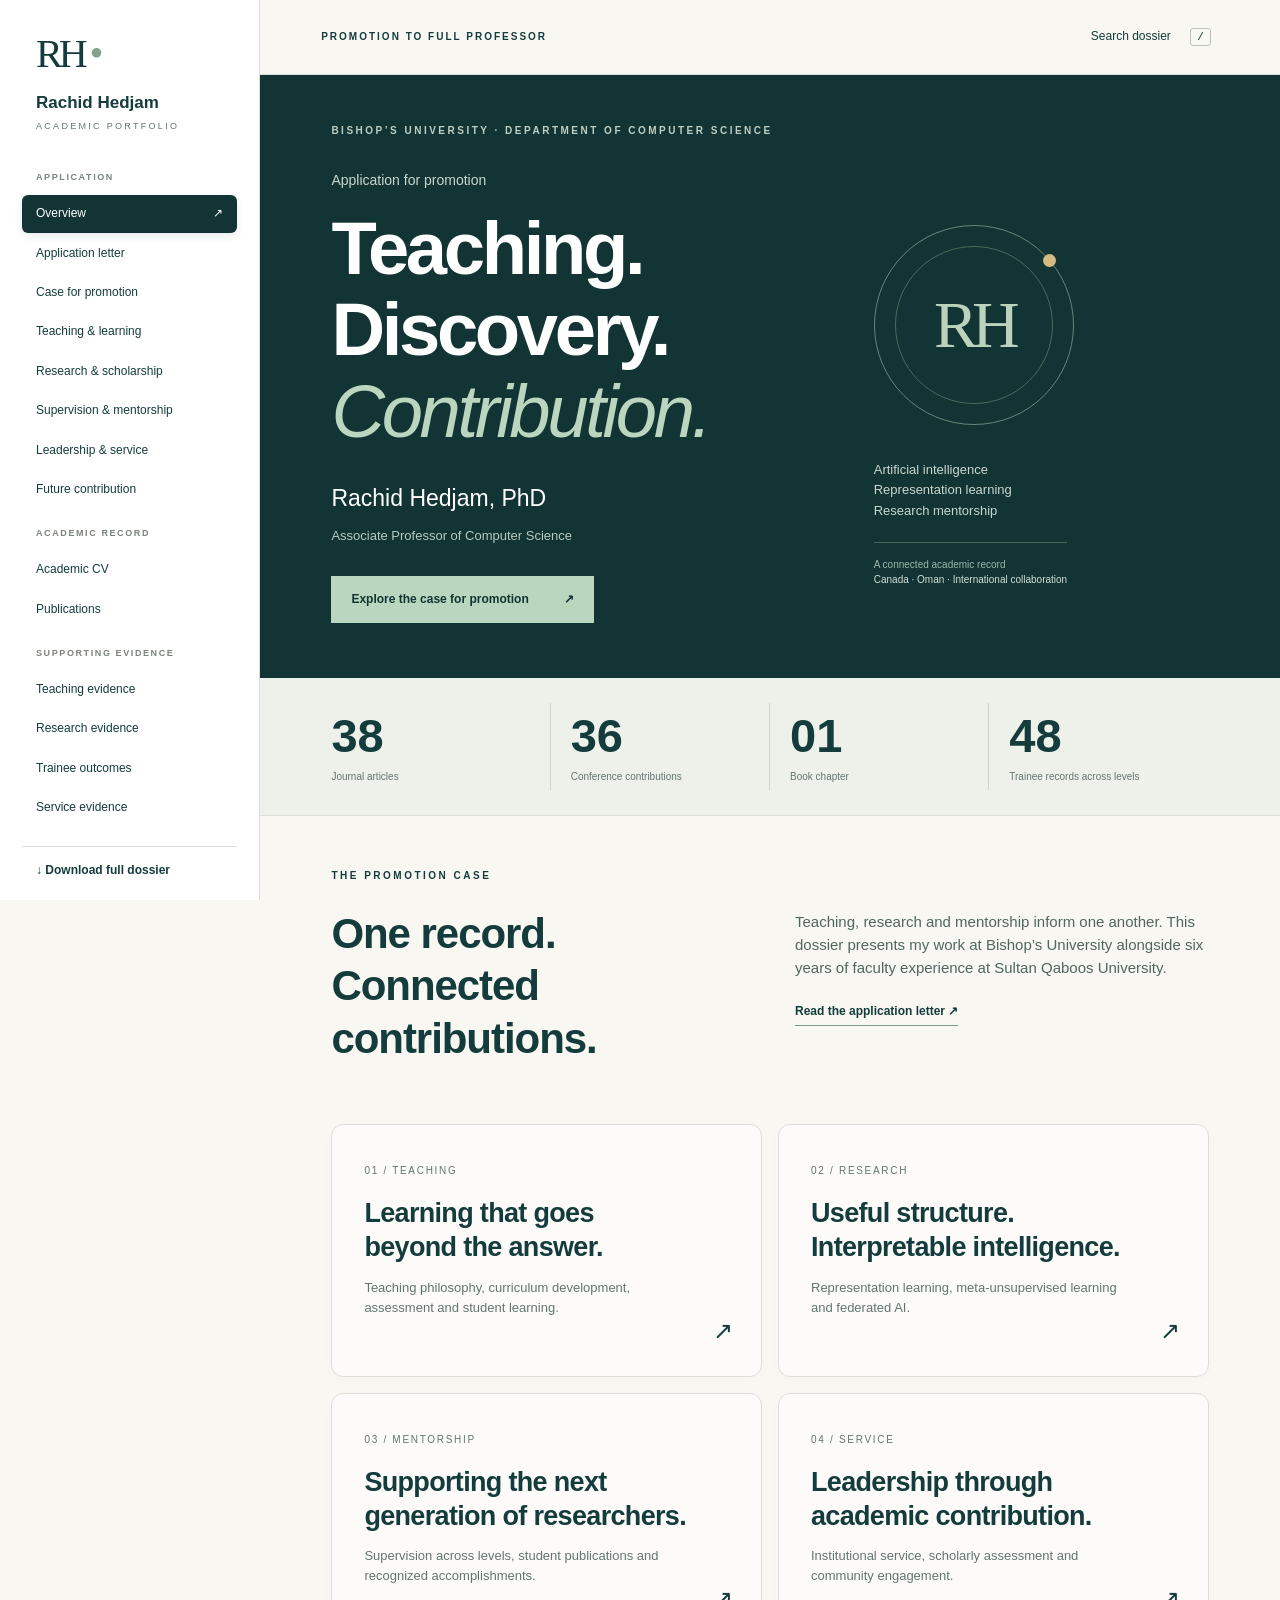
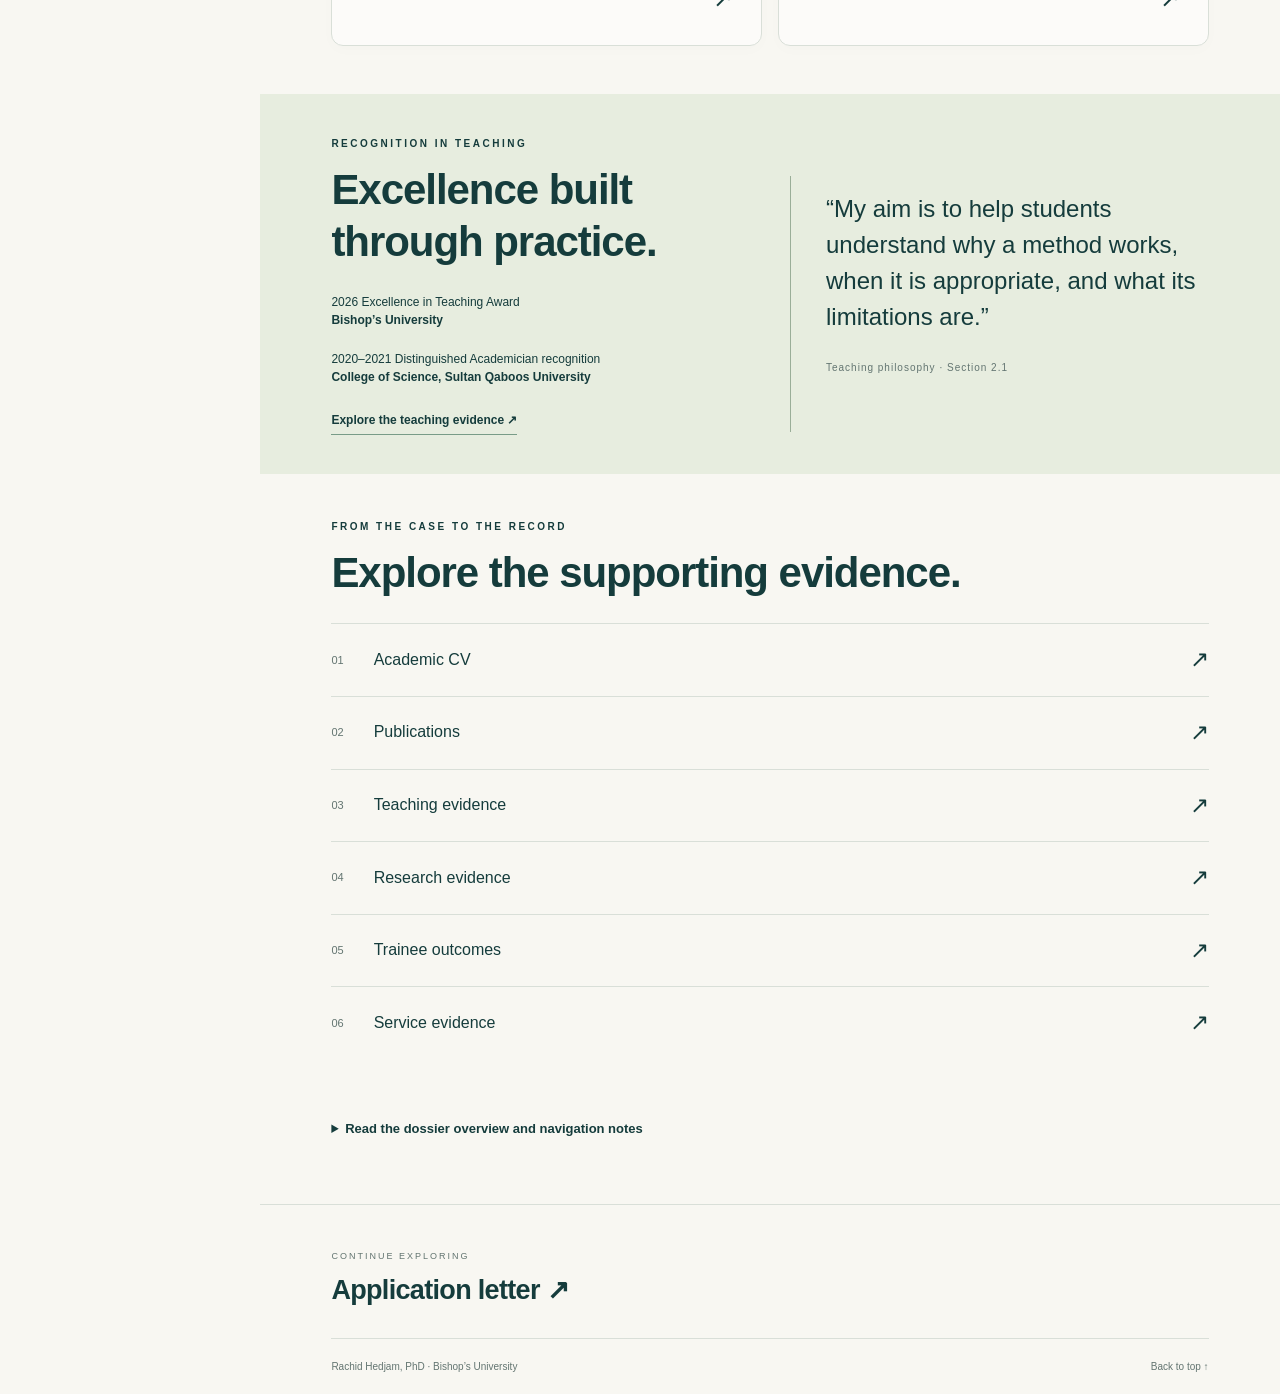
<file: index.html>
<!DOCTYPE html>
<html lang="en"><head><meta charset="utf-8"><meta name="viewport" content="width=device-width,initial-scale=1"><meta name="description" content="An academic life in teaching, discovery and service."><title>Overview · Rachid Hedjam</title><link rel="stylesheet" href="assets/style.css"><script src="assets/app.js" defer></script></head><body>
<a class="skip" href="#main">Skip to content</a><div id="progress"></div>
<aside class="sidebar" id="navigation"><a class="brand" href="index.html"><span class="monogram">RH<span>•</span></span><strong>Rachid Hedjam</strong><small>ACADEMIC PORTFOLIO</small></a><nav><div class="nav-group"><span>APPLICATION</span><a aria-current="page" href="index.html"><span>Overview</span><span class="nav-arrow">↗</span></a><a href="letter.html"><span>Application letter</span><span class="nav-arrow">↗</span></a><a href="case.html"><span>Case for promotion</span><span class="nav-arrow">↗</span></a><a href="teaching.html"><span>Teaching &amp; learning</span><span class="nav-arrow">↗</span></a><a href="research.html"><span>Research &amp; scholarship</span><span class="nav-arrow">↗</span></a><a href="supervision.html"><span>Supervision &amp; mentorship</span><span class="nav-arrow">↗</span></a><a href="service.html"><span>Leadership &amp; service</span><span class="nav-arrow">↗</span></a><a href="future.html"><span>Future contribution</span><span class="nav-arrow">↗</span></a></div><div class="nav-group"><span>ACADEMIC RECORD</span><a href="cv.html"><span>Academic CV</span><span class="nav-arrow">↗</span></a><a href="publications.html"><span>Publications</span><span class="nav-arrow">↗</span></a></div><div class="nav-group"><span>SUPPORTING EVIDENCE</span><a href="teaching-evidence.html"><span>Teaching evidence</span><span class="nav-arrow">↗</span></a><a href="research-evidence.html"><span>Research evidence</span><span class="nav-arrow">↗</span></a><a href="trainee-evidence.html"><span>Trainee outcomes</span><span class="nav-arrow">↗</span></a><a href="service-evidence.html"><span>Service evidence</span><span class="nav-arrow">↗</span></a></div></nav><a class="download" href="assets/Hedjam_Promotion_Dossier.docx" download>↓ Download full dossier</a><div class="side-foot">Bishop’s University<br>Sherbrooke, Québec</div></aside>
<div class="site"><header class="topbar"><button id="menu" aria-label="Open navigation" aria-expanded="false">☰</button><span>PROMOTION TO FULL PROFESSOR</span><button class="search-open" aria-label="Search dossier">Search dossier <kbd>/</kbd></button></header>
<main id="main">
<section class="hero"><div class="eyebrow">BISHOP’S UNIVERSITY · DEPARTMENT OF COMPUTER SCIENCE</div><div class="hero-grid"><div><p class="hero-kicker">Application for promotion</p><h1>Teaching.<br>Discovery.<br><em>Contribution.</em></h1><p class="hero-intro">Rachid Hedjam, PhD</p><p class="hero-role">Associate Professor of Computer Science</p><a class="button" href="case.html">Explore the case for promotion <span>↗</span></a></div><div class="hero-aside"><div class="orbit"><span>RH</span></div><p>Artificial intelligence<br>Representation learning<br>Research mentorship</p><div class="hero-note">A connected academic record<br><strong>Canada · Oman · International collaboration</strong></div></div></div></section>
<section class="metrics"><a href="publications.html?type=Journal"><strong>38</strong><span>Journal articles</span></a><a href="publications.html?type=Conference"><strong>36</strong><span>Conference contributions</span></a><a href="publications.html?type=Book%20chapter"><strong>01</strong><span>Book chapter</span></a><a href="trainee-evidence.html"><strong>48</strong><span>Trainee records across levels</span></a></section>
<section class="intro-section"><div class="eyebrow">THE PROMOTION CASE</div><h2>One record.<br>Connected contributions.</h2><div><p>Teaching, research and mentorship inform one another. This dossier presents my work at Bishop’s University alongside six years of faculty experience at Sultan Qaboos University.</p><a class="text-link" href="letter.html">Read the application letter ↗</a></div></section>
<section class="pillars"><a href="teaching.html"><span class="index">01 / TEACHING</span><h3>Learning that goes<br>beyond the answer.</h3><p>Teaching philosophy, curriculum development, assessment and student learning.</p><span class="round-arrow">↗</span></a><a href="research.html"><span class="index">02 / RESEARCH</span><h3>Useful structure.<br>Interpretable intelligence.</h3><p>Representation learning, meta-unsupervised learning and federated AI.</p><span class="round-arrow">↗</span></a><a href="supervision.html"><span class="index">03 / MENTORSHIP</span><h3>Supporting the next<br>generation of researchers.</h3><p>Supervision across levels, student publications and recognized accomplishments.</p><span class="round-arrow">↗</span></a><a href="service.html"><span class="index">04 / SERVICE</span><h3>Leadership through<br>academic contribution.</h3><p>Institutional service, scholarly assessment and community engagement.</p><span class="round-arrow">↗</span></a></section>
<section class="recognition"><div><div class="eyebrow">RECOGNITION IN TEACHING</div><h2>Excellence built<br>through practice.</h2><p>2026 Excellence in Teaching Award<br><strong>Bishop’s University</strong></p><p>2020–2021 Distinguished Academician recognition<br><strong>College of Science, Sultan Qaboos University</strong></p><a class="text-link" href="teaching-evidence.html">Explore the teaching evidence ↗</a></div><blockquote>“My aim is to help students understand why a method works, when it is appropriate, and what its limitations are.”<cite>Teaching philosophy · Section 2.1</cite></blockquote></section>
<section class="evidence-section"><div class="eyebrow">FROM THE CASE TO THE RECORD</div><h2>Explore the supporting evidence.</h2><div class="evidence-links"><a href="cv.html"><span>01</span><strong>Academic CV</strong><span>↗</span></a><a href="publications.html"><span>02</span><strong>Publications</strong><span>↗</span></a><a href="teaching-evidence.html"><span>03</span><strong>Teaching evidence</strong><span>↗</span></a><a href="research-evidence.html"><span>04</span><strong>Research evidence</strong><span>↗</span></a><a href="trainee-evidence.html"><span>05</span><strong>Trainee outcomes</strong><span>↗</span></a><a href="service-evidence.html"><span>06</span><strong>Service evidence</strong><span>↗</span></a></div></section>
<section class="source-overview"><details><summary>Read the dossier overview and navigation notes</summary><div class="prose"><h2 id="p80">Reading the dossier</h2><p class="" id="p81">The main application (Sections <a href="case.html#p109">1</a>–<a href="future.html#p277">6</a>) explains the significance of my record. Appendix <a href="cv.html#p288">A</a> contains the complete curriculum vitae. Appendices <a href="teaching-evidence.html#p636">B</a>–F organize the supporting evidence referenced by code in the main text (for example, <a href="teaching-evidence.html#p650">B2</a>, <a href="research-evidence.html#p897">C1</a>, <a href="trainee-evidence.html#p982">D1</a>) so that each claim can be checked against its source.</p><h2 id="p82">Dossier at a glance</h2><p class="" id="p83">My application brings together teaching, scholarship, research training, and service at Bishop's University, read alongside the record I built over six years at Sultan Qaboos University before joining Bishop's. The narrative in Sections <a href="case.html#p109">1</a>–<a href="future.html#p277">6</a> explains the significance of this work; the CV in Appendix <a href="cv.html#p288">A</a> records it in detail; the evidence appendices (B–F) support its assessment.</p><h3 id="p84">Scholarly outputs at a glance</h3><div class="table-scroll" tabindex="0"><table id="t85"><tr><th colspan="1"><p><strong>Category</strong></p></th><th colspan="1"><p><strong>Count</strong></p></th><th colspan="1"><p><strong>Entry references</strong></p></th></tr><tr><td colspan="1"><p><strong>Journal articles</strong></p></td><td colspan="1"><p>38</p></td><td colspan="1"><p>J01–J38</p></td></tr><tr><td colspan="1"><p><strong>Conference contributions</strong></p></td><td colspan="1"><p>36</p></td><td colspan="1"><p>C01–C36</p></td></tr><tr><td colspan="1"><p><strong>Book chapters</strong></p></td><td colspan="1"><p>1</p></td><td colspan="1"><p>BC01</p></td></tr><tr><td colspan="1"><p><strong>Preprints (not counted above)</strong></p></td><td colspan="1"><p>1</p></td><td colspan="1"><p>PP01</p></td></tr><tr><td colspan="1"><p><strong>Patent disclosure (filing status to confirm)</strong></p></td><td colspan="1"><p>1</p></td><td colspan="1"><p>P01</p></td></tr></table></div><h3 id="p87">How to navigate the application</h3><ul class="dossier-list"><li class="" id="p88">The letter and Section <a href="case.html#p109">1</a> introduce the case; Sections <a href="teaching.html#p133">2</a>–<a href="service.html#p256">5</a> develop it by evaluation area.</li><li class="" id="p89">Section <a href="future.html#p277">6</a> sets out my forward plan and closes the application.</li><li class="" id="p90">Appendix <a href="cv.html#p288">A</a> is the full CV; Appendices <a href="teaching-evidence.html#p636">B</a>–F hold the supporting evidence log.</li></ul></div></details></section>
<footer><a class="next-page" href="letter.html"><span>CONTINUE EXPLORING</span><strong>Application letter ↗</strong></a><div class="footer-bottom"><span>Rachid Hedjam, PhD · Bishop’s University</span><a href="#main">Back to top ↑</a></div></footer></main></div>
<dialog id="search-dialog"><div class="dialog-top"><label for="search-input">Search the dossier</label><button data-close aria-label="Close search">×</button></div><input id="search-input" type="search" placeholder="Try teaching philosophy, publications, SQU…" autocomplete="off"><div id="search-results" aria-live="polite">Search across the application and evidence.</div></dialog>
<dialog id="image-dialog"><button data-close aria-label="Close image">×</button><img alt="Enlarged supporting evidence"></dialog>
</body></html>
</file>
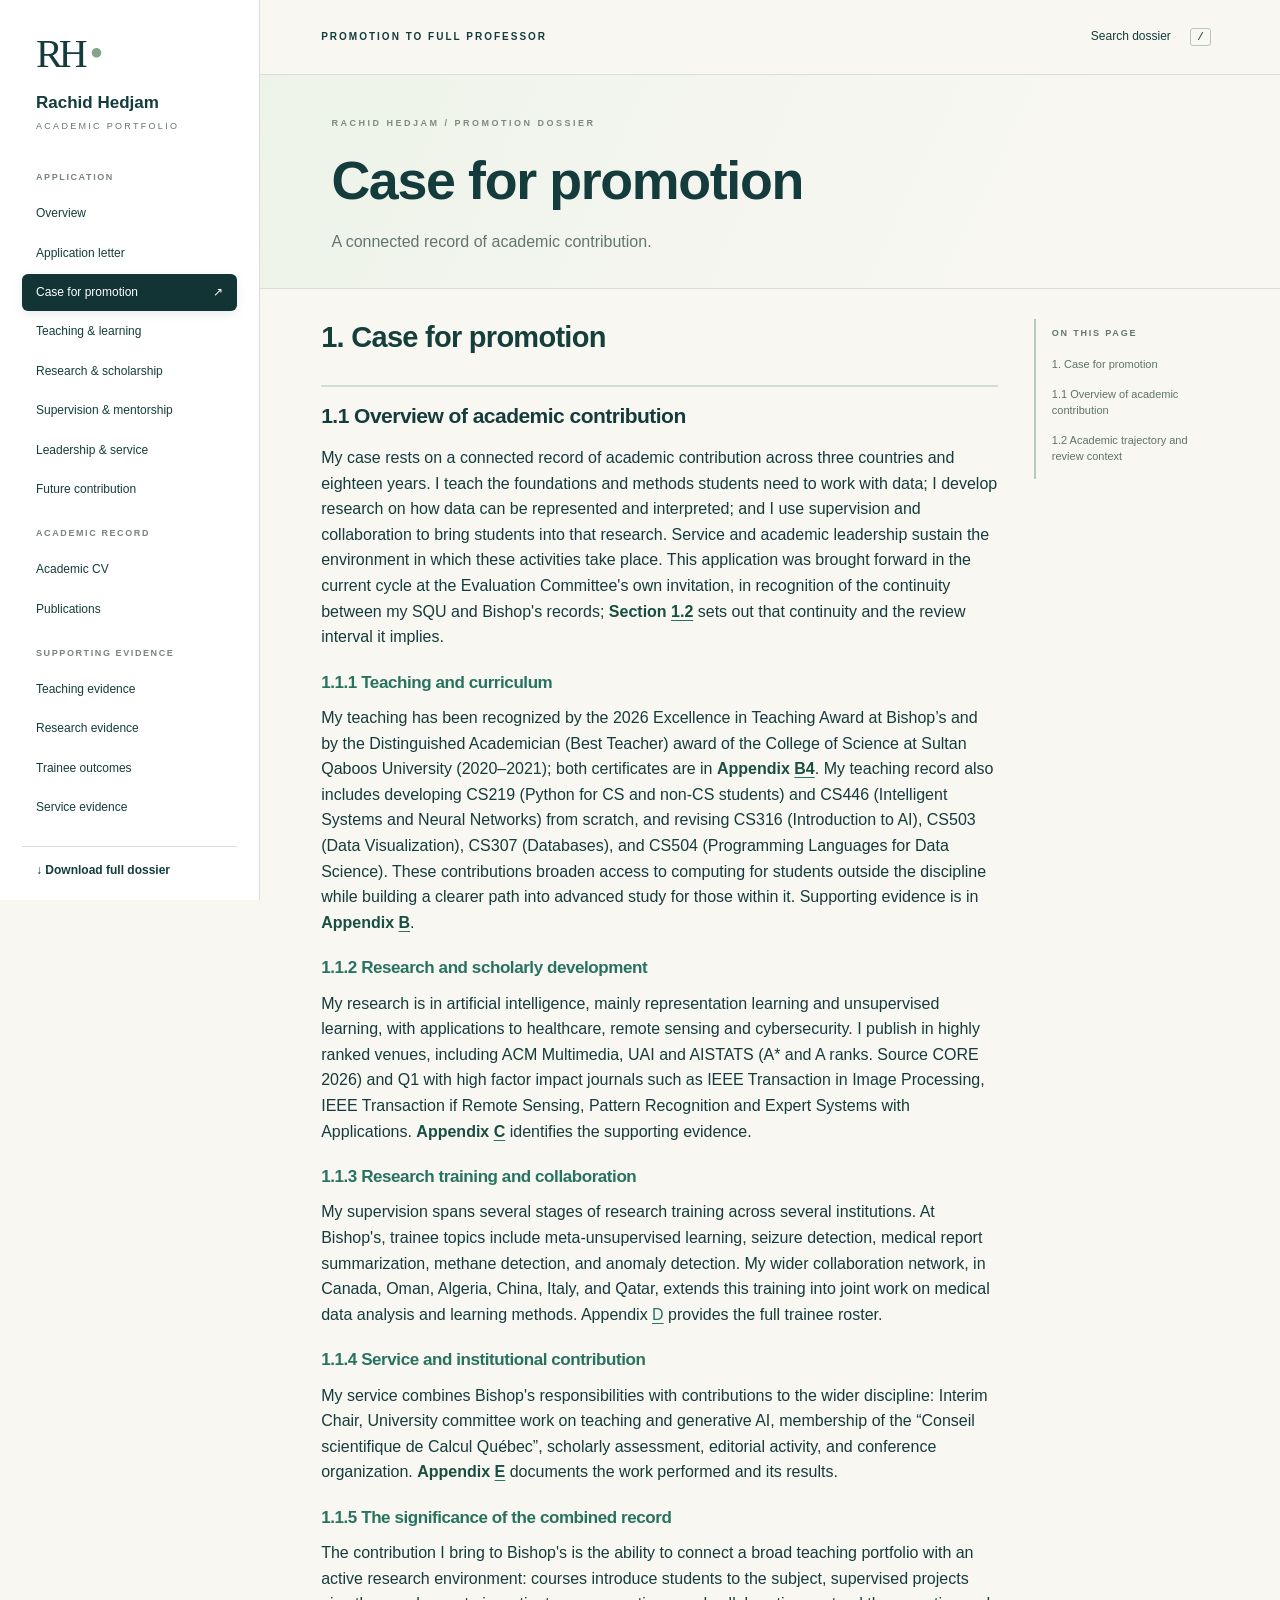
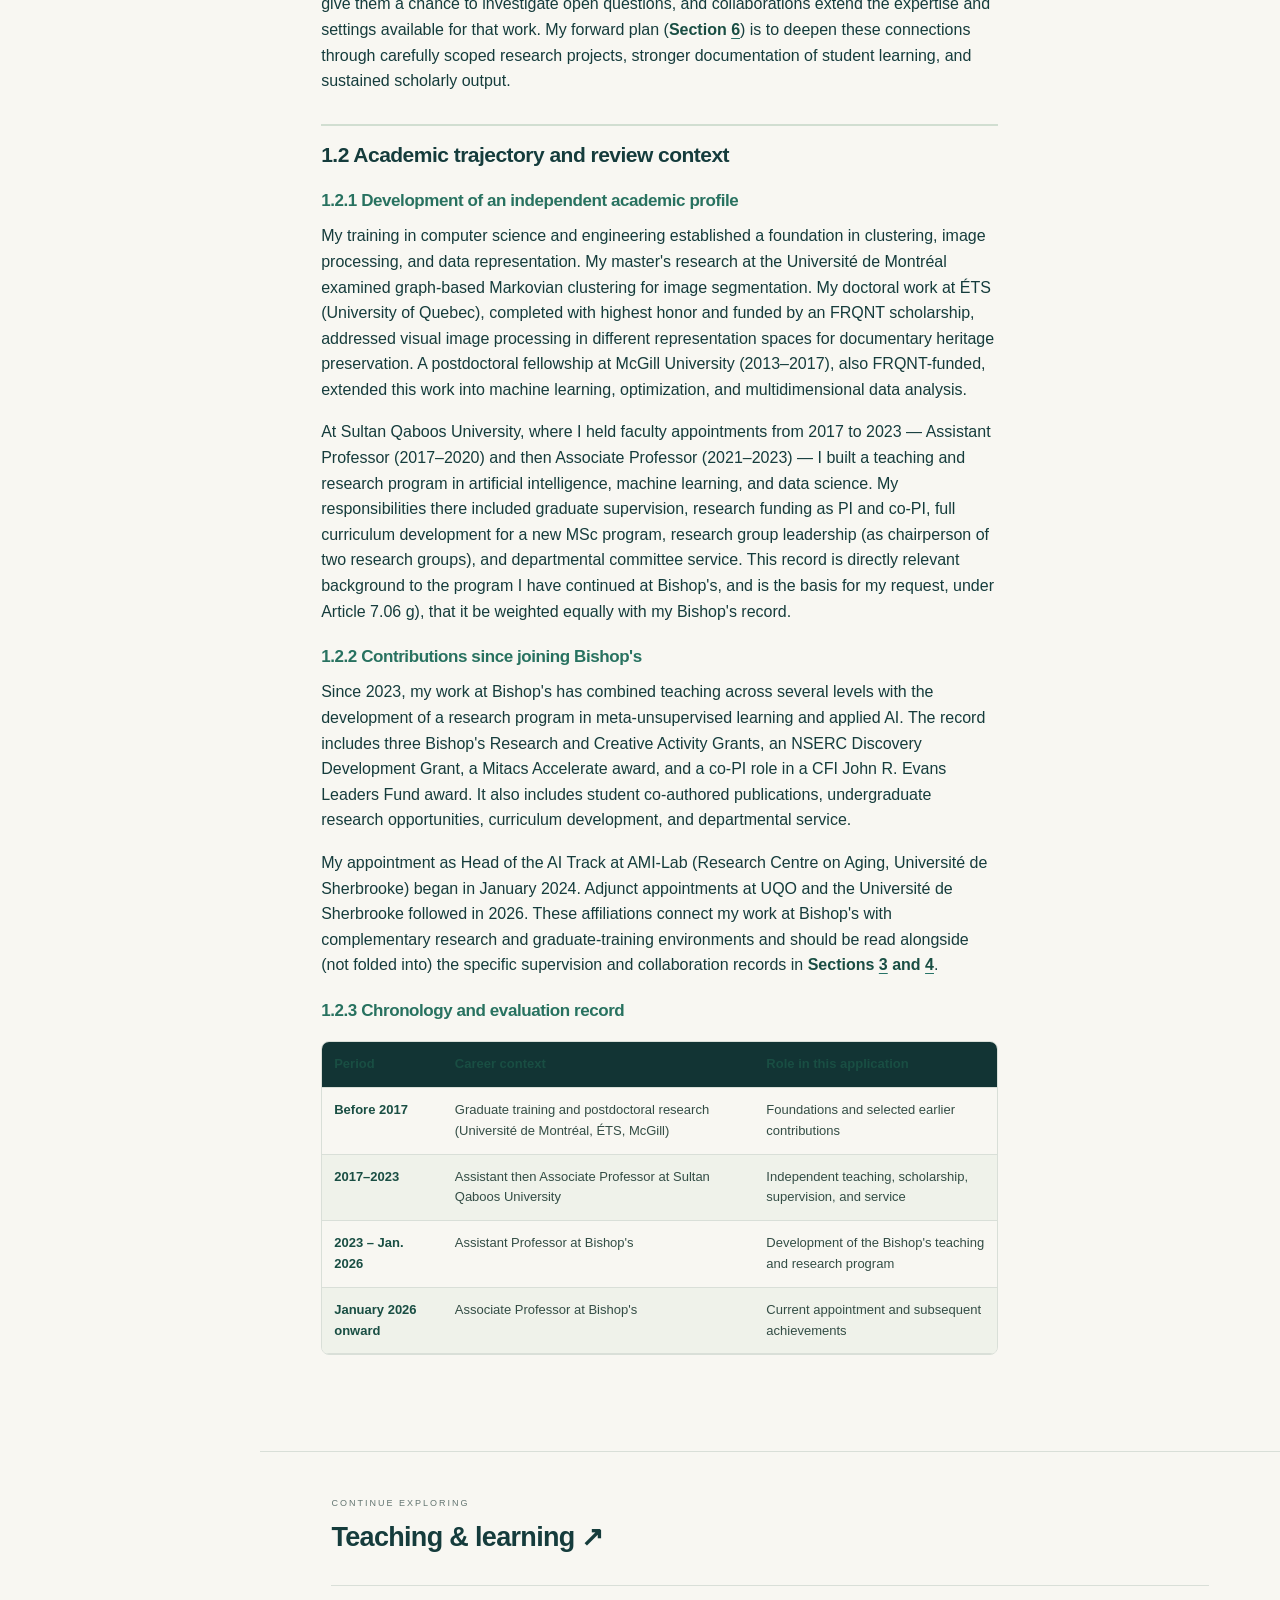
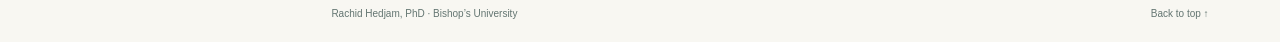
<file: case.html>
<!DOCTYPE html>
<html lang="en"><head><meta charset="utf-8"><meta name="viewport" content="width=device-width,initial-scale=1"><meta name="description" content="A connected record of academic contribution."><title>Case for promotion · Rachid Hedjam</title><link rel="stylesheet" href="assets/style.css"><script src="assets/app.js" defer></script></head><body>
<a class="skip" href="#main">Skip to content</a><div id="progress"></div>
<aside class="sidebar" id="navigation"><a class="brand" href="index.html"><span class="monogram">RH<span>•</span></span><strong>Rachid Hedjam</strong><small>ACADEMIC PORTFOLIO</small></a><nav><div class="nav-group"><span>APPLICATION</span><a href="index.html"><span>Overview</span><span class="nav-arrow">↗</span></a><a href="letter.html"><span>Application letter</span><span class="nav-arrow">↗</span></a><a aria-current="page" href="case.html"><span>Case for promotion</span><span class="nav-arrow">↗</span></a><a href="teaching.html"><span>Teaching &amp; learning</span><span class="nav-arrow">↗</span></a><a href="research.html"><span>Research &amp; scholarship</span><span class="nav-arrow">↗</span></a><a href="supervision.html"><span>Supervision &amp; mentorship</span><span class="nav-arrow">↗</span></a><a href="service.html"><span>Leadership &amp; service</span><span class="nav-arrow">↗</span></a><a href="future.html"><span>Future contribution</span><span class="nav-arrow">↗</span></a></div><div class="nav-group"><span>ACADEMIC RECORD</span><a href="cv.html"><span>Academic CV</span><span class="nav-arrow">↗</span></a><a href="publications.html"><span>Publications</span><span class="nav-arrow">↗</span></a></div><div class="nav-group"><span>SUPPORTING EVIDENCE</span><a href="teaching-evidence.html"><span>Teaching evidence</span><span class="nav-arrow">↗</span></a><a href="research-evidence.html"><span>Research evidence</span><span class="nav-arrow">↗</span></a><a href="trainee-evidence.html"><span>Trainee outcomes</span><span class="nav-arrow">↗</span></a><a href="service-evidence.html"><span>Service evidence</span><span class="nav-arrow">↗</span></a></div></nav><a class="download" href="assets/Hedjam_Promotion_Dossier.docx" download>↓ Download full dossier</a><div class="side-foot">Bishop’s University<br>Sherbrooke, Québec</div></aside>
<div class="site"><header class="topbar"><button id="menu" aria-label="Open navigation" aria-expanded="false">☰</button><span>PROMOTION TO FULL PROFESSOR</span><button class="search-open" aria-label="Search dossier">Search dossier <kbd>/</kbd></button></header>
<main id="main"><div class="page-head"><div class="eyebrow">RACHID HEDJAM / PROMOTION DOSSIER</div><h1>Case for promotion</h1><p>A connected record of academic contribution.</p></div>
<div class="reading-layout"><article class="prose"><h2 id="p109">1. Case for promotion</h2><h3 id="p110">1.1 Overview of academic contribution</h3><p class="" id="p111">My case rests on a connected record of academic contribution across three countries and eighteen years. I teach the foundations and methods students need to work with data; I develop research on how data can be represented and interpreted; and I use supervision and collaboration to bring students into that research. Service and academic leadership sustain the environment in which these activities take place. This application was brought forward in the current cycle at the Evaluation Committee's own invitation, in recognition of the continuity between my SQU and Bishop's records; <strong>Section </strong><a href="case.html#p122"><strong>1.2</strong></a> sets out that continuity and the review interval it implies.</p><h4 id="p112">1.1.1 Teaching and curriculum</h4><p class="" id="p113">My teaching has been recognized by the 2026 Excellence in Teaching Award at Bishop’s and by the Distinguished Academician (Best Teacher) award of the College of Science at Sultan Qaboos University (2020–2021); both certificates are in <strong>Appendix </strong><a href="teaching-evidence.html#p792"><strong>B4</strong></a>. My teaching record also includes developing CS219 (Python for CS and non-CS students) and CS446 (Intelligent Systems and Neural Networks) from scratch, and revising CS316 (Introduction to AI), CS503 (Data Visualization), CS307 (Databases), and CS504 (Programming Languages for Data Science). These contributions broaden access to computing for students outside the discipline while building a clearer path into advanced study for those within it. Supporting evidence is in <strong>Appendix </strong><a href="teaching-evidence.html#p636"><strong>B</strong></a>.</p><h4 id="p114">1.1.2 Research and scholarly development</h4><p class="" id="p115">My research is in artificial intelligence, mainly representation learning and unsupervised learning, with applications to healthcare, remote sensing and cybersecurity. I publish in highly ranked venues, including ACM Multimedia, UAI and AISTATS (A* and A ranks. Source CORE 2026) and Q1 with high factor impact journals such as IEEE Transaction in Image Processing, IEEE Transaction if Remote Sensing, Pattern Recognition and Expert Systems with Applications. <strong>Appendix </strong><a href="research-evidence.html#p896"><strong>C</strong></a> identifies the supporting evidence.</p><h4 id="p116">1.1.3 Research training and collaboration</h4><p class="" id="p117">My supervision spans several stages of research training across several institutions. At Bishop's, trainee topics include meta-unsupervised learning, seizure detection, medical report summarization, methane detection, and anomaly detection. My wider collaboration network, in Canada, Oman, Algeria, China, Italy, and Qatar, extends this training into joint work on medical data analysis and learning methods. Appendix <a href="trainee-evidence.html#p981">D</a> provides the full trainee roster.</p><h4 id="p118">1.1.4 Service and institutional contribution</h4><p class="" id="p119">My service combines Bishop's responsibilities with contributions to the wider discipline: Interim Chair, University committee work on teaching and generative AI, membership of the “Conseil scientifique de Calcul Québec”, scholarly assessment, editorial activity, and conference organization. <strong>Appendix </strong><a href="service-evidence.html#p1021"><strong>E</strong></a> documents the work performed and its results.</p><h4 id="p120">1.1.5 The significance of the combined record</h4><p class="" id="p121">The contribution I bring to Bishop's is the ability to connect a broad teaching portfolio with an active research environment: courses introduce students to the subject, supervised projects give them a chance to investigate open questions, and collaborations extend the expertise and settings available for that work. My forward plan (<strong>Section </strong><a href="future.html#p277"><strong>6</strong></a>) is to deepen these connections through carefully scoped research projects, stronger documentation of student learning, and sustained scholarly output.</p><h3 id="p122">1.2 Academic trajectory and review context</h3><h4 id="p123">1.2.1 Development of an independent academic profile</h4><p class="" id="p124">My training in computer science and engineering established a foundation in clustering, image processing, and data representation. My master's research at the Université de Montréal examined graph-based Markovian clustering for image segmentation. My doctoral work at ÉTS (University of Quebec), completed with highest honor and funded by an FRQNT scholarship, addressed visual image processing in different representation spaces for documentary heritage preservation. A postdoctoral fellowship at McGill University (2013–2017), also FRQNT-funded, extended this work into machine learning, optimization, and multidimensional data analysis.</p><p class="" id="p125">At Sultan Qaboos University, where I held faculty appointments from 2017 to 2023 — Assistant Professor (2017–2020) and then Associate Professor (2021–2023) — I built a teaching and research program in artificial intelligence, machine learning, and data science. My responsibilities there included graduate supervision, research funding as PI and co-PI, full curriculum development for a new MSc program, research group leadership (as chairperson of two research groups), and departmental committee service. This record is directly relevant background to the program I have continued at Bishop's, and is the basis for my request, under Article 7.06 g), that it be weighted equally with my Bishop's record.</p><h4 id="p126">1.2.2 Contributions since joining Bishop's</h4><p class="" id="p127">Since 2023, my work at Bishop's has combined teaching across several levels with the development of a research program in meta-unsupervised learning and applied AI. The record includes three Bishop's Research and Creative Activity Grants, an NSERC Discovery Development Grant, a Mitacs Accelerate award, and a co-PI role in a CFI John R. Evans Leaders Fund award. It also includes student co-authored publications, undergraduate research opportunities, curriculum development, and departmental service.</p><p class="" id="p128">My appointment as Head of the AI Track at AMI-Lab (Research Centre on Aging, Université de Sherbrooke) began in January 2024. Adjunct appointments at UQO and the Université de Sherbrooke followed in 2026. These affiliations connect my work at Bishop's with complementary research and graduate-training environments and should be read alongside (not folded into) the specific supervision and collaboration records in <strong>Sections </strong><a href="research.html#p188"><strong>3</strong></a><strong> and </strong><a href="supervision.html#p237"><strong>4</strong></a>.</p><h4 id="p129">1.2.3 Chronology and evaluation record</h4><div class="table-scroll" tabindex="0"><table id="t130"><tr><th colspan="1"><p><strong>Period</strong></p></th><th colspan="1"><p><strong>Career context</strong></p></th><th colspan="1"><p><strong>Role in this application</strong></p></th></tr><tr><td colspan="1"><p><strong>Before 2017</strong></p></td><td colspan="1"><p>Graduate training and postdoctoral research (Université de Montréal, ÉTS, McGill)</p></td><td colspan="1"><p>Foundations and selected earlier contributions</p></td></tr><tr><td colspan="1"><p><strong>2017–2023</strong></p></td><td colspan="1"><p>Assistant then Associate Professor at Sultan Qaboos University</p></td><td colspan="1"><p>Independent teaching, scholarship, supervision, and service </p></td></tr><tr><td colspan="1"><p><strong>2023 – Jan. 2026</strong></p></td><td colspan="1"><p>Assistant Professor at Bishop's</p></td><td colspan="1"><p>Development of the Bishop's teaching and research program</p></td></tr><tr><td colspan="1"><p><strong>January 2026 onward</strong></p></td><td colspan="1"><p>Associate Professor at Bishop's</p></td><td colspan="1"><p>Current appointment and subsequent achievements</p></td></tr></table></div></article><aside class="on-page"><span>ON THIS PAGE</span><a href="#p109">1. Case for promotion</a><a href="#p110">1.1 Overview of academic contribution</a><a href="#p122">1.2 Academic trajectory and review context</a></aside></div>
<footer><a class="next-page" href="teaching.html"><span>CONTINUE EXPLORING</span><strong>Teaching &amp; learning ↗</strong></a><div class="footer-bottom"><span>Rachid Hedjam, PhD · Bishop’s University</span><a href="#main">Back to top ↑</a></div></footer></main></div>
<dialog id="search-dialog"><div class="dialog-top"><label for="search-input">Search the dossier</label><button data-close aria-label="Close search">×</button></div><input id="search-input" type="search" placeholder="Try teaching philosophy, publications, SQU…" autocomplete="off"><div id="search-results" aria-live="polite">Search across the application and evidence.</div></dialog>
<dialog id="image-dialog"><button data-close aria-label="Close image">×</button><img alt="Enlarged supporting evidence"></dialog>
</body></html>
</file>
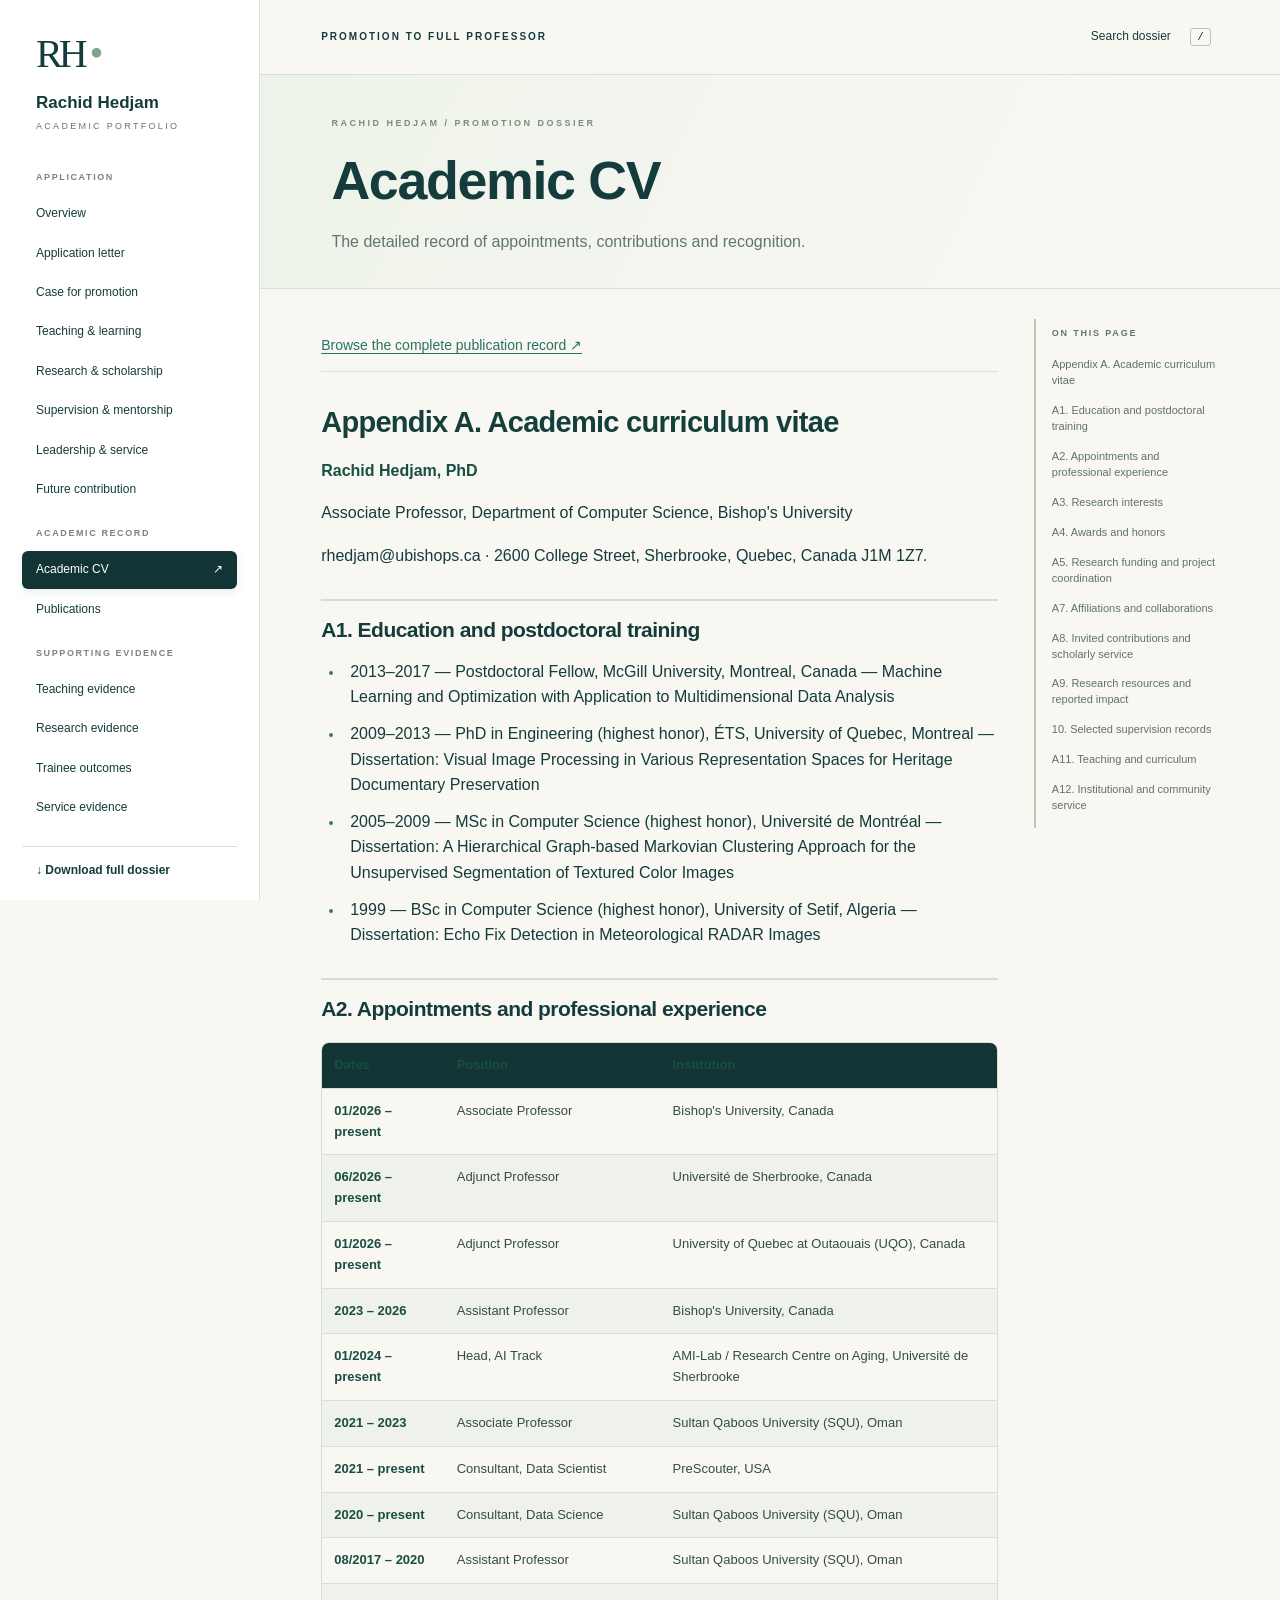
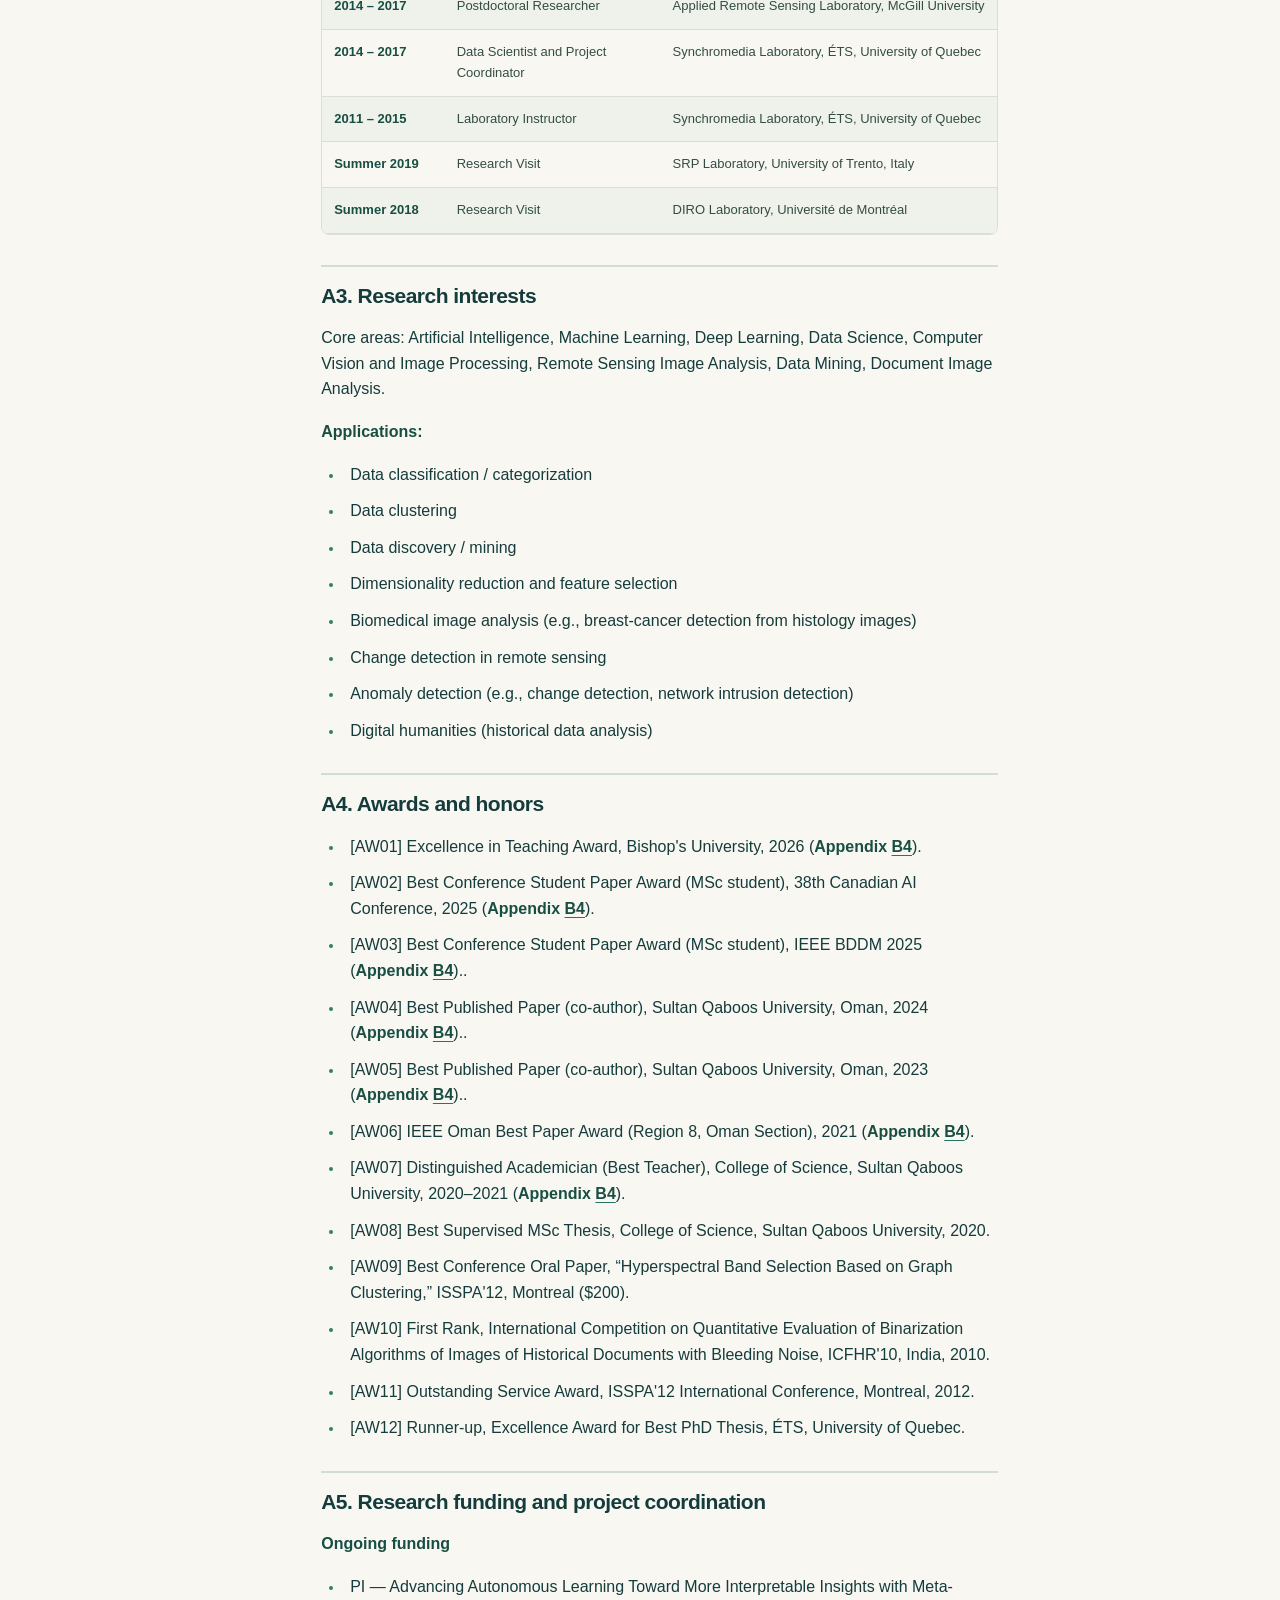
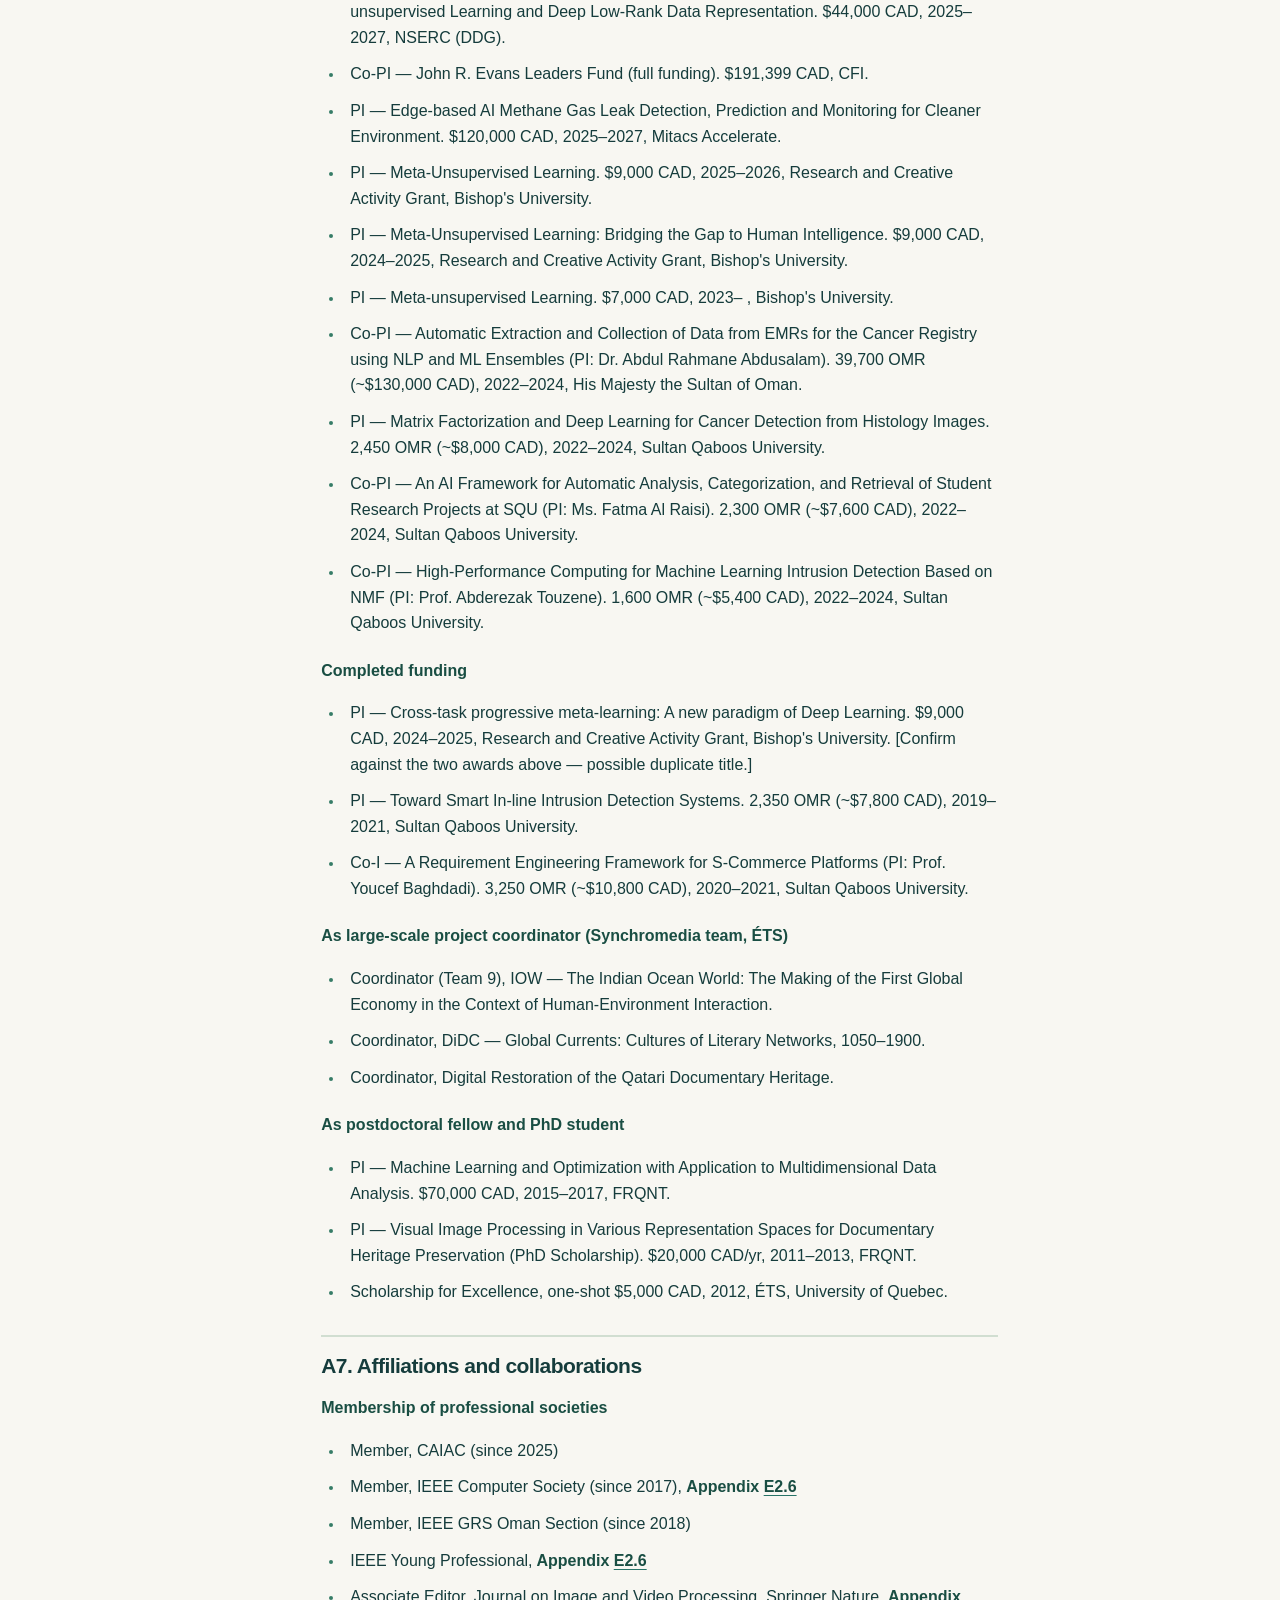
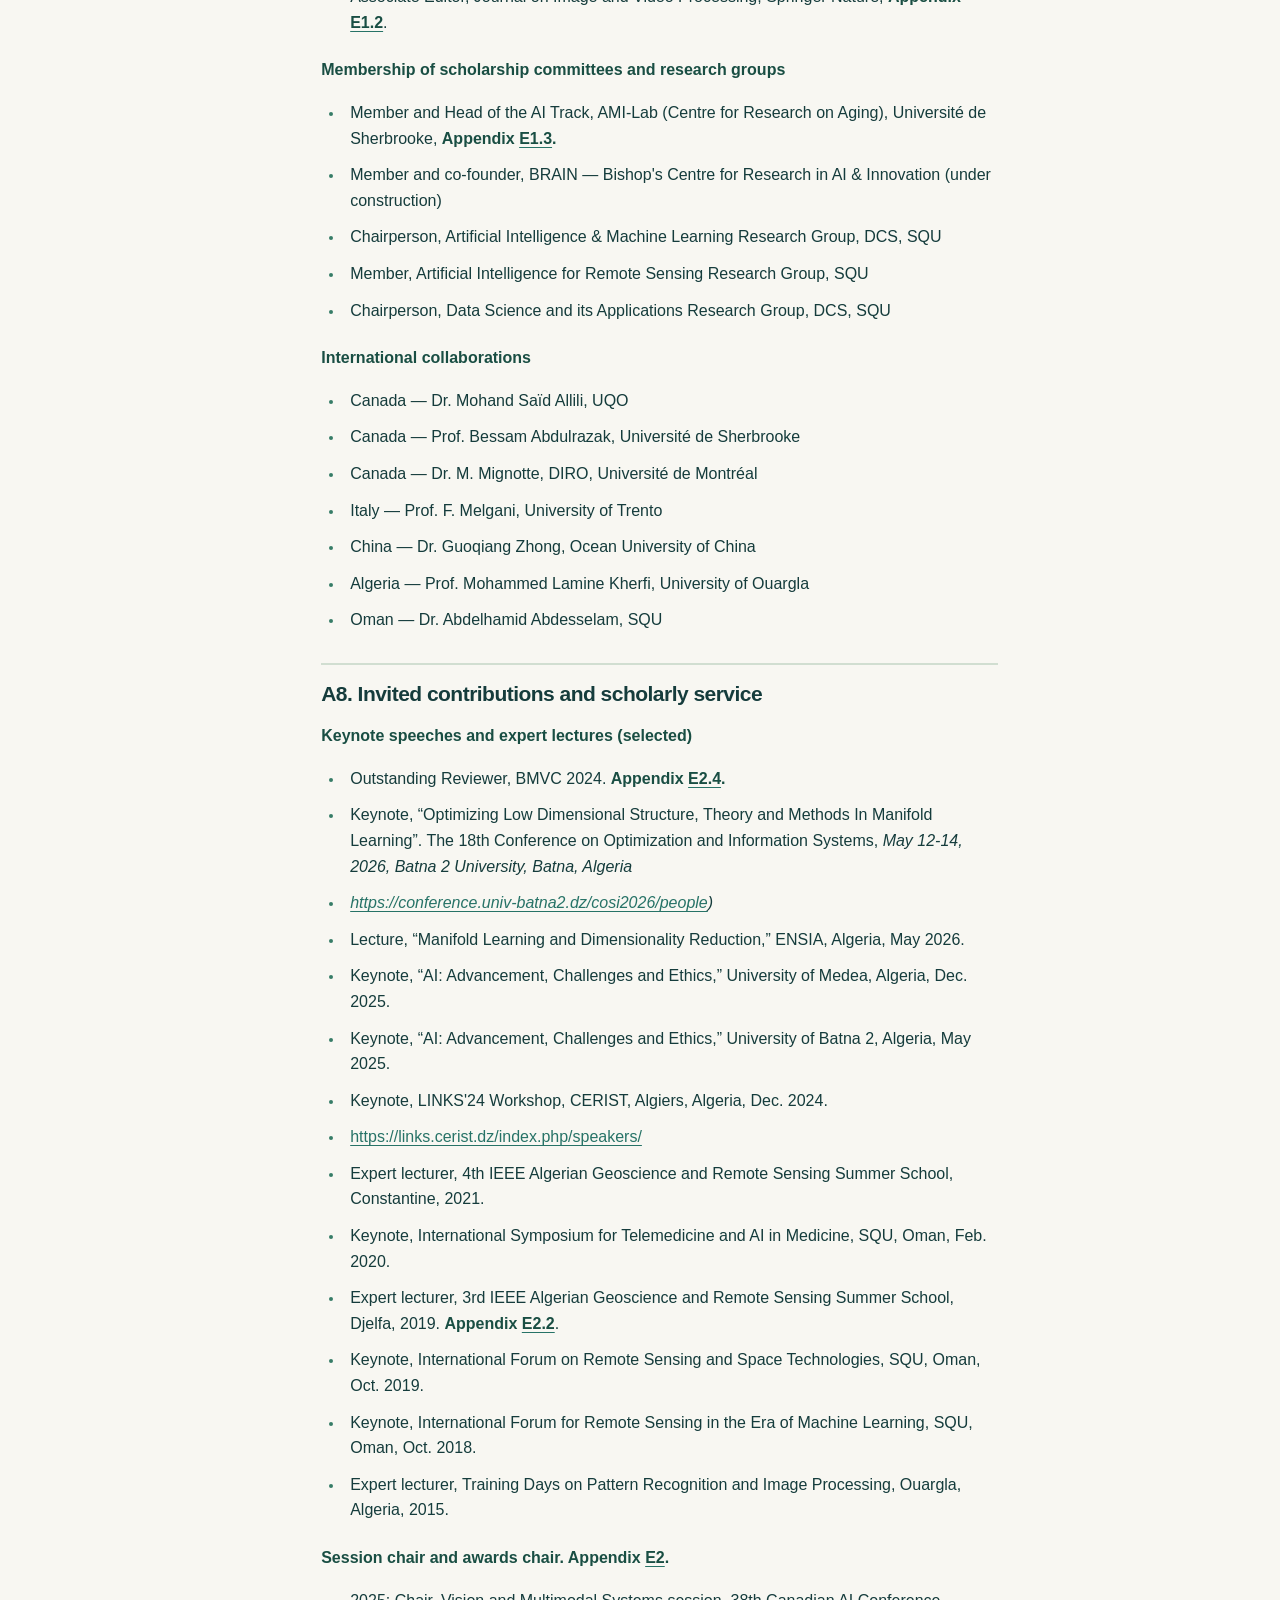
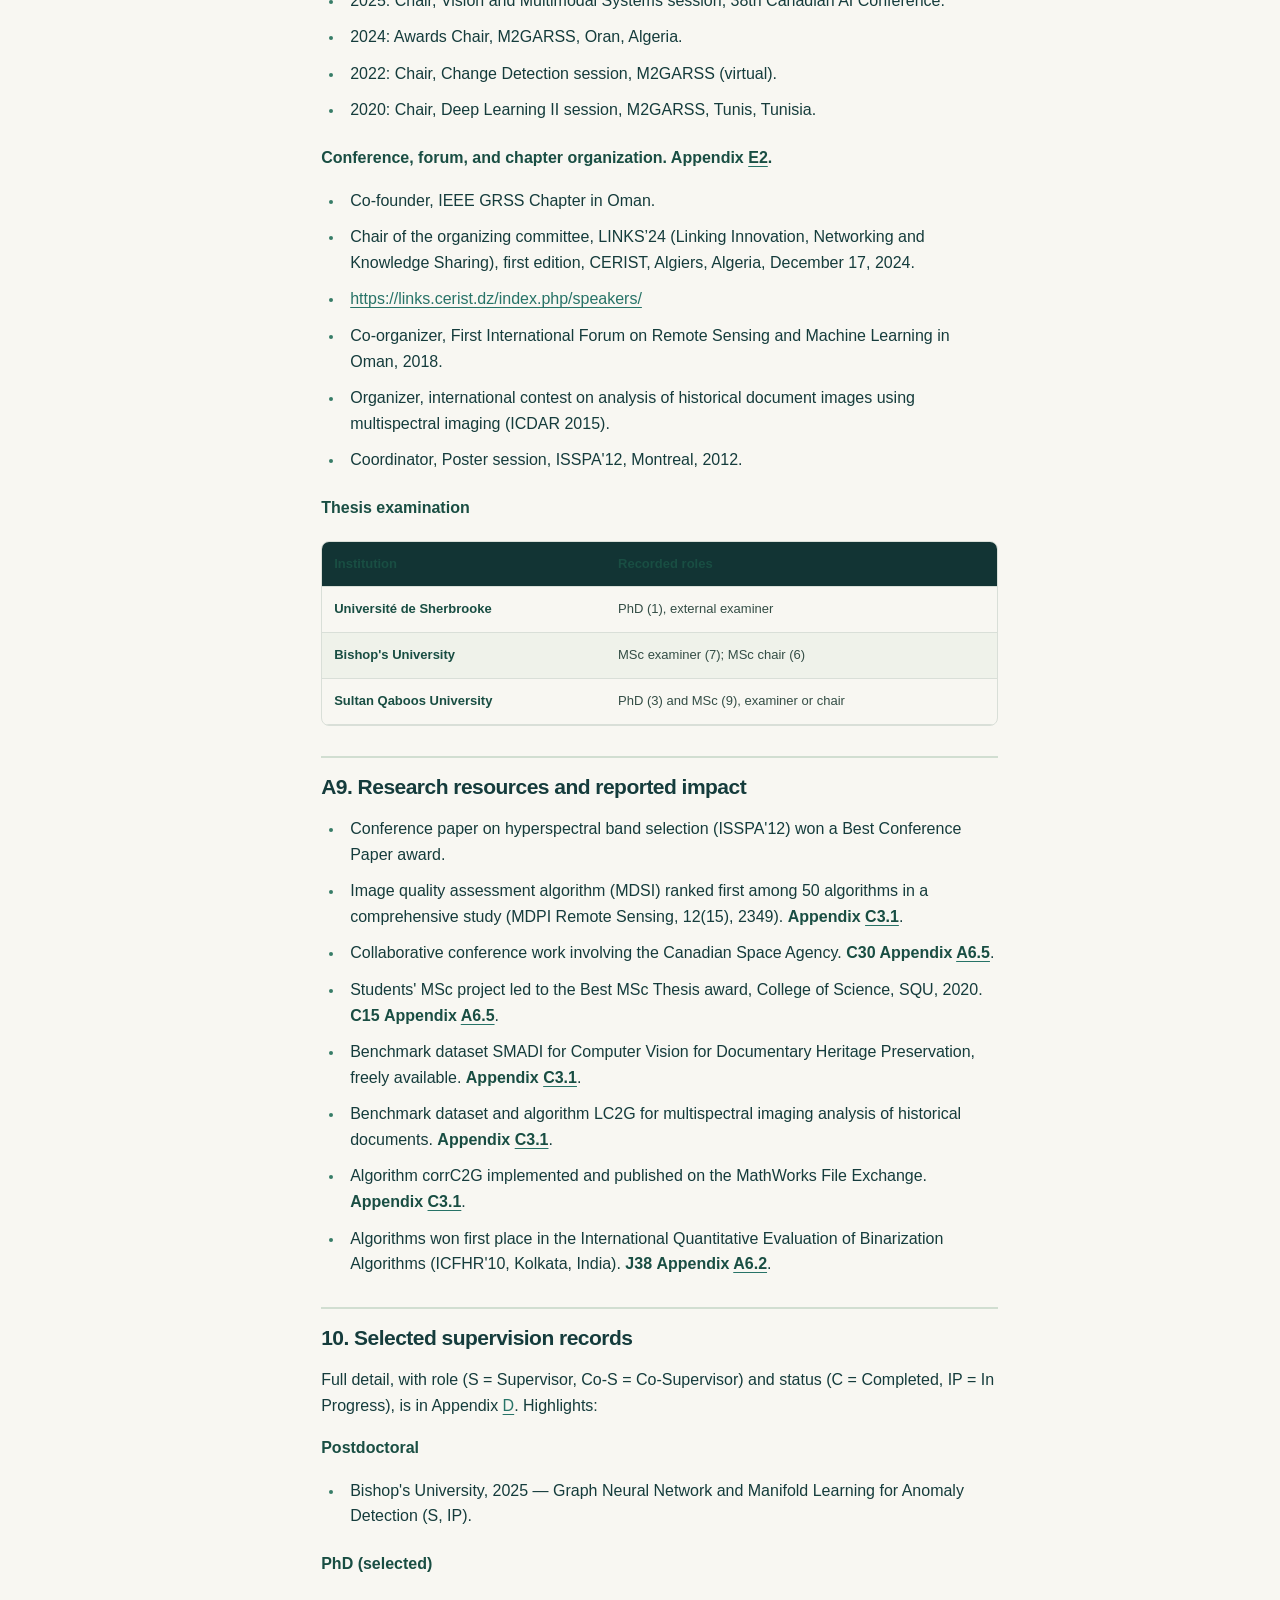
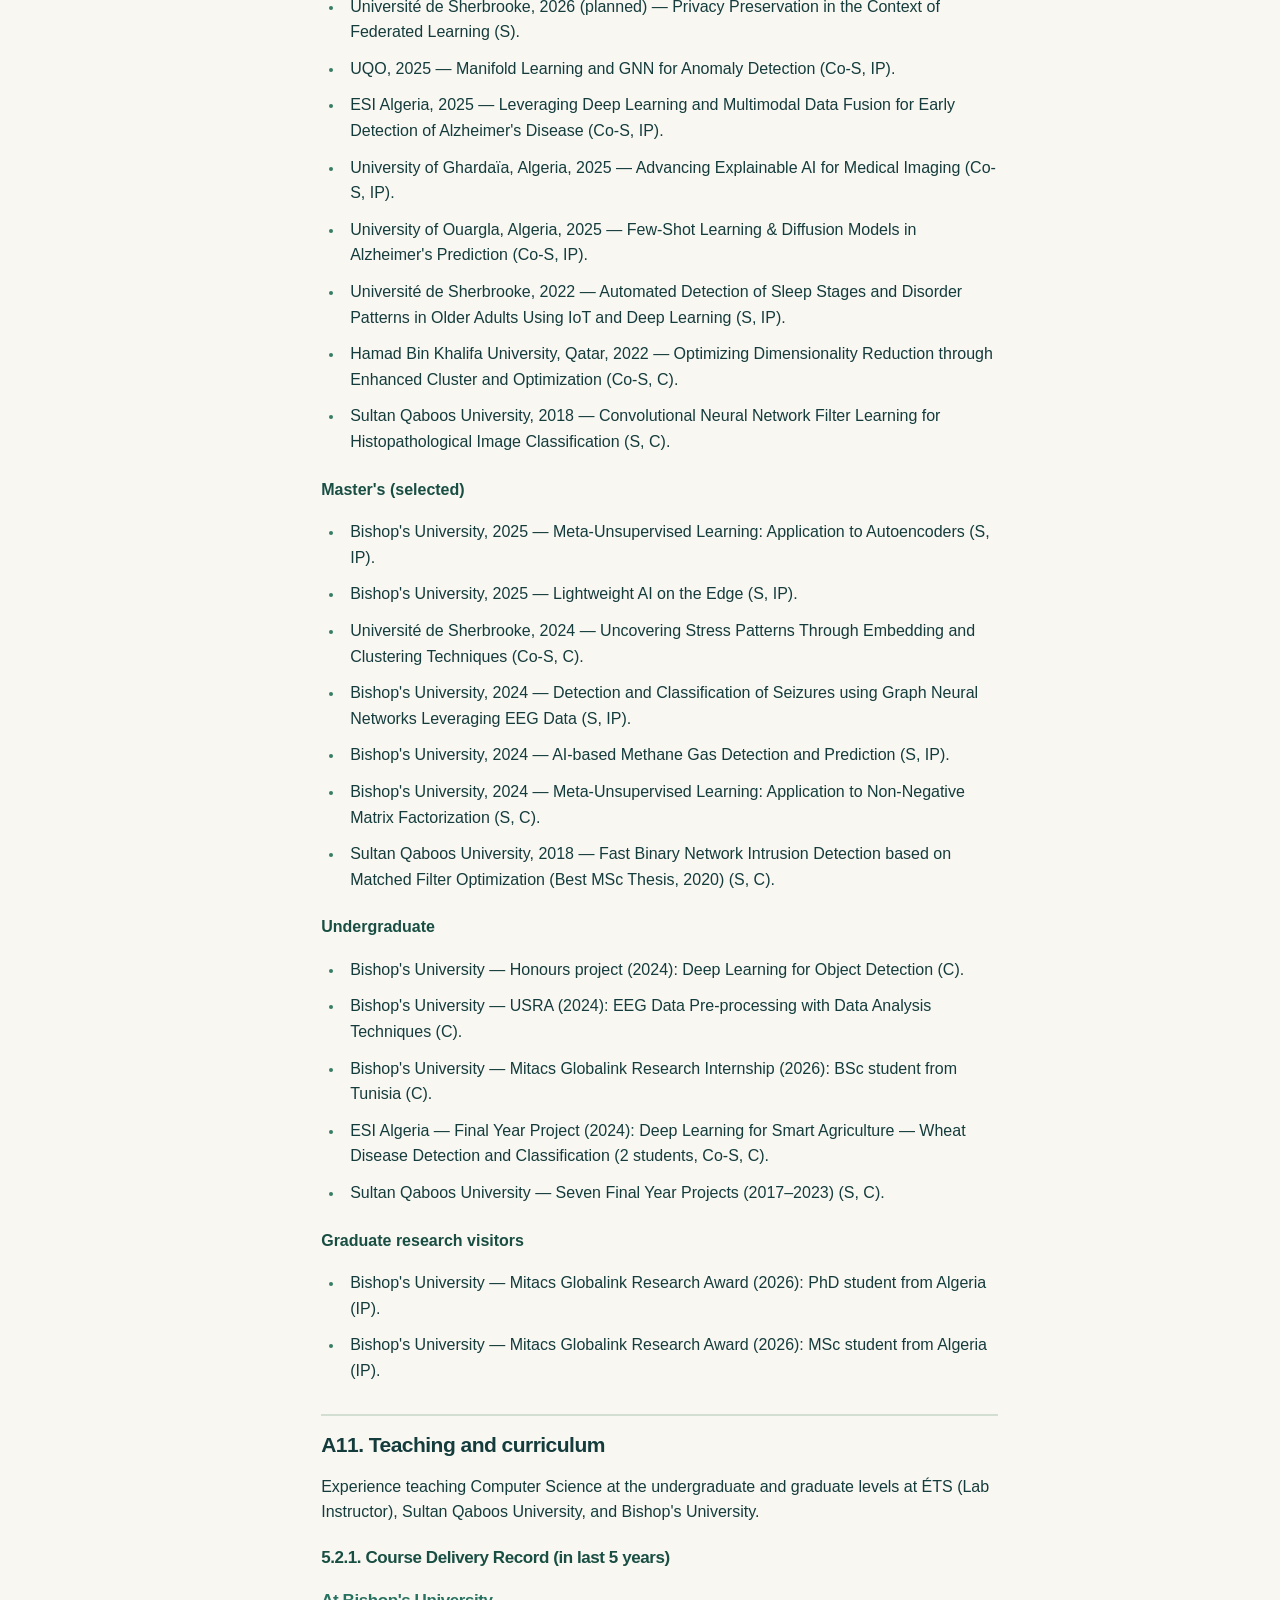
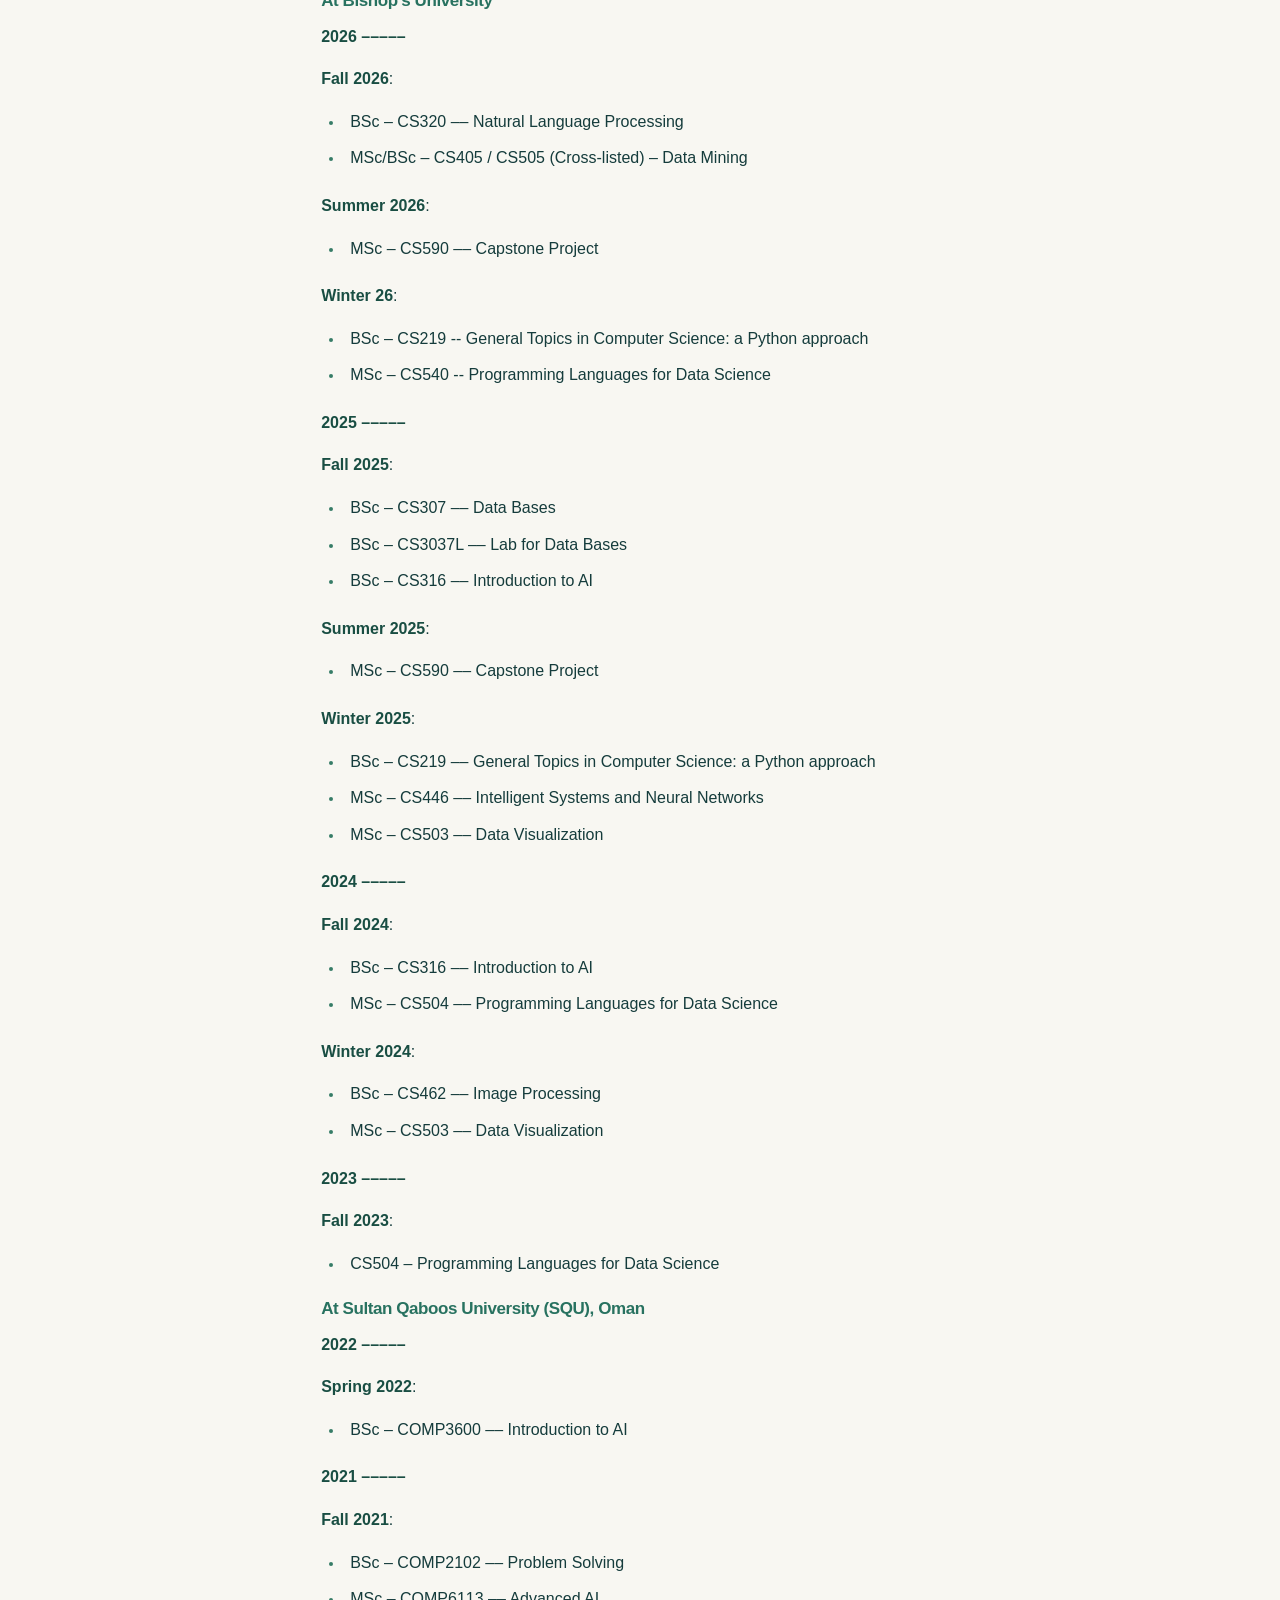
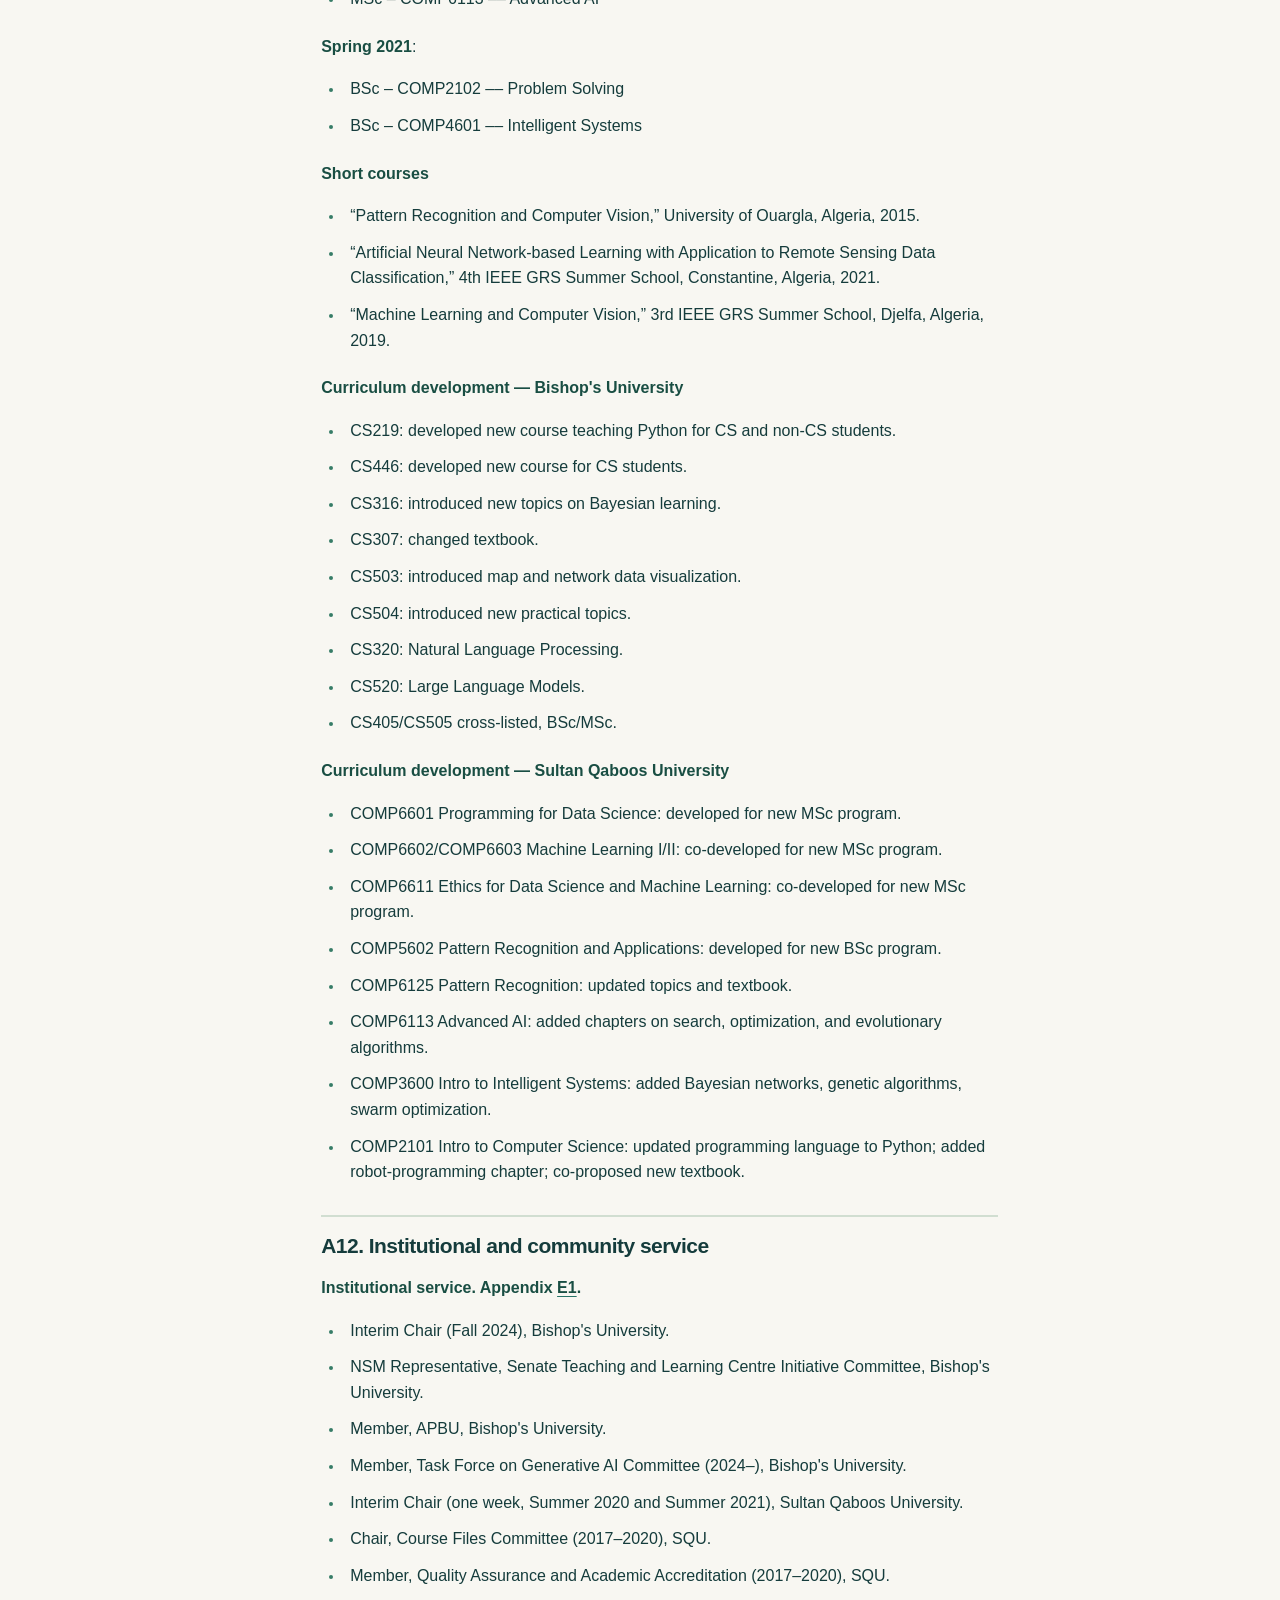
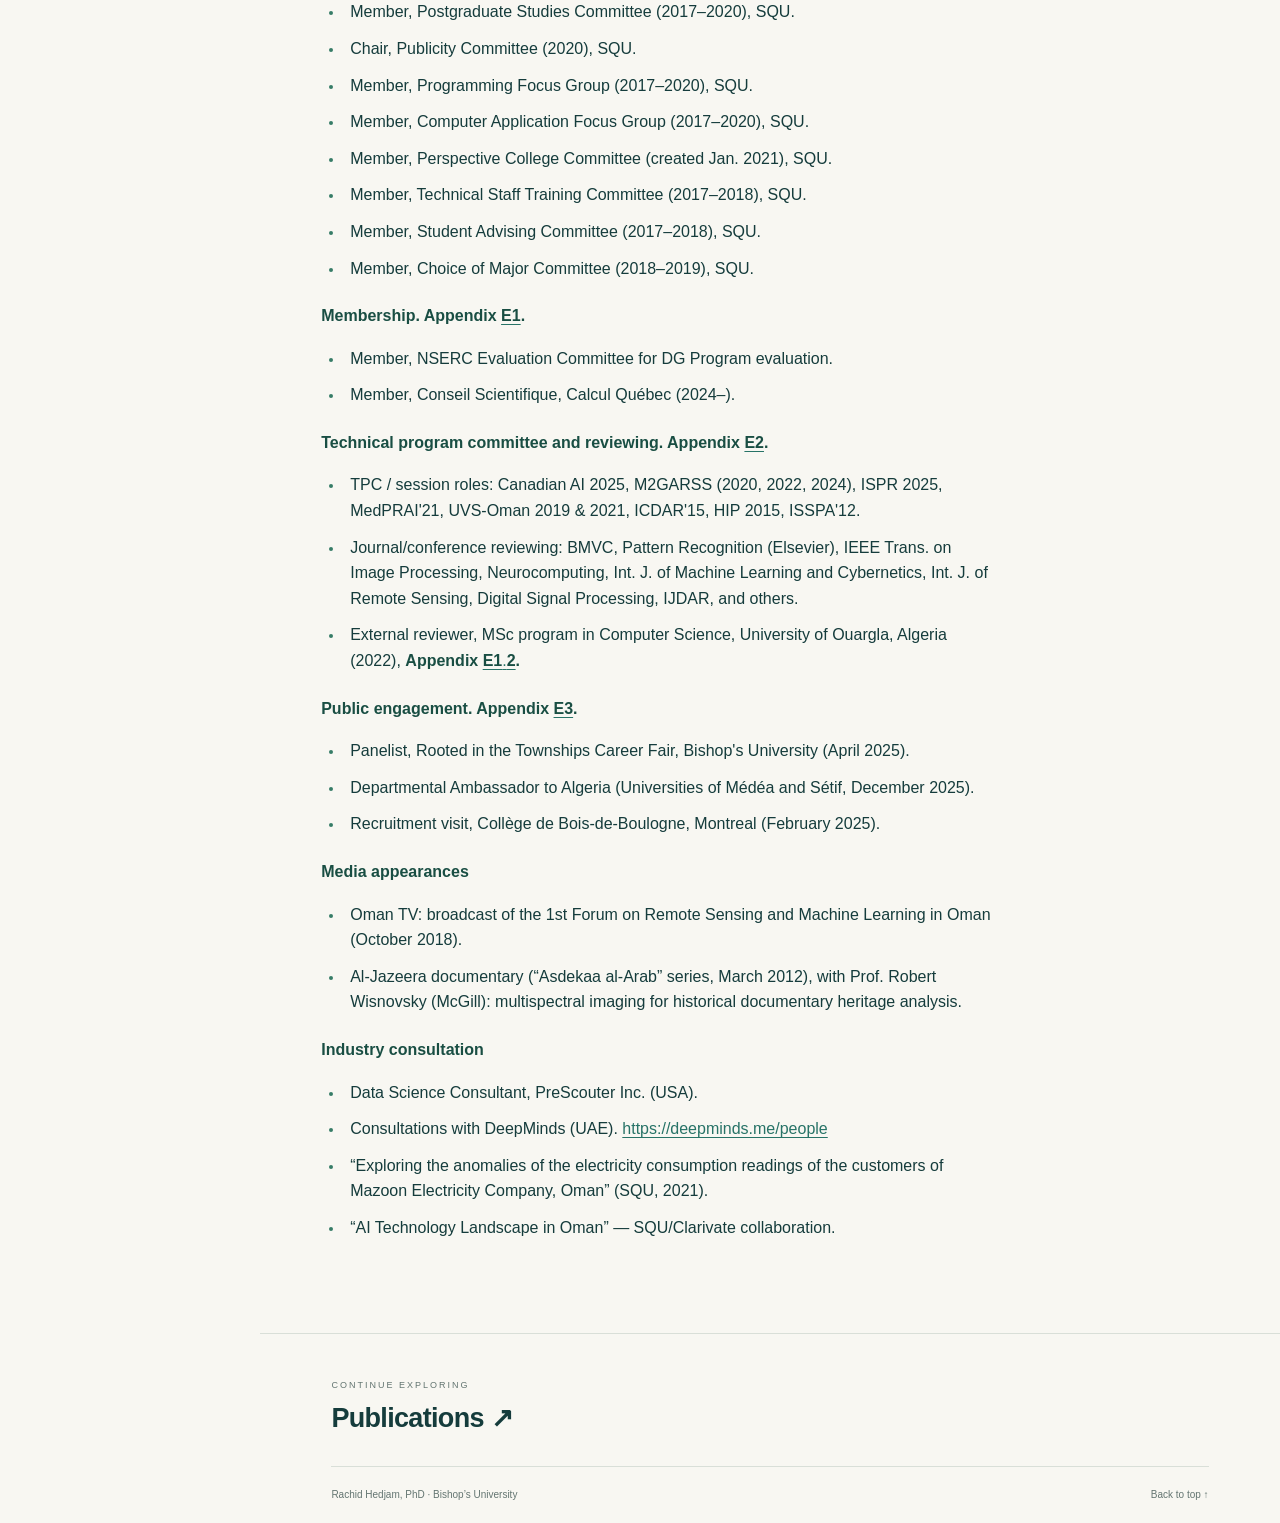
<file: cv.html>
<!DOCTYPE html>
<html lang="en"><head><meta charset="utf-8"><meta name="viewport" content="width=device-width,initial-scale=1"><meta name="description" content="The detailed record of appointments, contributions and recognition."><title>Academic CV · Rachid Hedjam</title><link rel="stylesheet" href="assets/style.css"><script src="assets/app.js" defer></script></head><body>
<a class="skip" href="#main">Skip to content</a><div id="progress"></div>
<aside class="sidebar" id="navigation"><a class="brand" href="index.html"><span class="monogram">RH<span>•</span></span><strong>Rachid Hedjam</strong><small>ACADEMIC PORTFOLIO</small></a><nav><div class="nav-group"><span>APPLICATION</span><a href="index.html"><span>Overview</span><span class="nav-arrow">↗</span></a><a href="letter.html"><span>Application letter</span><span class="nav-arrow">↗</span></a><a href="case.html"><span>Case for promotion</span><span class="nav-arrow">↗</span></a><a href="teaching.html"><span>Teaching &amp; learning</span><span class="nav-arrow">↗</span></a><a href="research.html"><span>Research &amp; scholarship</span><span class="nav-arrow">↗</span></a><a href="supervision.html"><span>Supervision &amp; mentorship</span><span class="nav-arrow">↗</span></a><a href="service.html"><span>Leadership &amp; service</span><span class="nav-arrow">↗</span></a><a href="future.html"><span>Future contribution</span><span class="nav-arrow">↗</span></a></div><div class="nav-group"><span>ACADEMIC RECORD</span><a aria-current="page" href="cv.html"><span>Academic CV</span><span class="nav-arrow">↗</span></a><a href="publications.html"><span>Publications</span><span class="nav-arrow">↗</span></a></div><div class="nav-group"><span>SUPPORTING EVIDENCE</span><a href="teaching-evidence.html"><span>Teaching evidence</span><span class="nav-arrow">↗</span></a><a href="research-evidence.html"><span>Research evidence</span><span class="nav-arrow">↗</span></a><a href="trainee-evidence.html"><span>Trainee outcomes</span><span class="nav-arrow">↗</span></a><a href="service-evidence.html"><span>Service evidence</span><span class="nav-arrow">↗</span></a></div></nav><a class="download" href="assets/Hedjam_Promotion_Dossier.docx" download>↓ Download full dossier</a><div class="side-foot">Bishop’s University<br>Sherbrooke, Québec</div></aside>
<div class="site"><header class="topbar"><button id="menu" aria-label="Open navigation" aria-expanded="false">☰</button><span>PROMOTION TO FULL PROFESSOR</span><button class="search-open" aria-label="Search dossier">Search dossier <kbd>/</kbd></button></header>
<main id="main"><div class="page-head"><div class="eyebrow">RACHID HEDJAM / PROMOTION DOSSIER</div><h1>Academic CV</h1><p>The detailed record of appointments, contributions and recognition.</p></div>
<div class="reading-layout"><article class="prose"><a class="inline-feature" href="publications.html">Browse the complete publication record ↗</a><h2 id="p288">Appendix A. Academic curriculum vitae</h2><p class="" id="p290"><strong>Rachid Hedjam, PhD</strong></p><p class="" id="p291">Associate Professor, Department of Computer Science, Bishop's University</p><p class="" id="p292">rhedjam@ubishops.ca · 2600 College Street, Sherbrooke, Quebec, Canada J1M 1Z7<em>.</em></p><h3 id="p293">A1. Education and postdoctoral training</h3><ul class="dossier-list"><li class="" id="p294">2013–2017 — Postdoctoral Fellow, McGill University, Montreal, Canada — Machine Learning and Optimization with Application to Multidimensional Data Analysis</li><li class="" id="p295">2009–2013 — PhD in Engineering (highest honor), ÉTS, University of Quebec, Montreal — Dissertation: Visual Image Processing in Various Representation Spaces for Heritage Documentary Preservation</li><li class="" id="p296">2005–2009 — MSc in Computer Science (highest honor), Université de Montréal — Dissertation: A Hierarchical Graph-based Markovian Clustering Approach for the Unsupervised Segmentation of Textured Color Images</li><li class="" id="p297">1999 — BSc in Computer Science (highest honor), University of Setif, Algeria — Dissertation: Echo Fix Detection in Meteorological RADAR Images</li></ul><h3 id="p298">A2. Appointments and professional experience</h3><div class="table-scroll" tabindex="0"><table id="t299"><tr><th colspan="1"><p><strong>Dates</strong></p></th><th colspan="1"><p><strong>Position</strong></p></th><th colspan="1"><p><strong>Institution</strong></p></th></tr><tr><td colspan="1"><p><strong>01/2026 – present </strong></p></td><td colspan="1"><p>Associate Professor</p></td><td colspan="1"><p>Bishop's University, Canada</p></td></tr><tr><td colspan="1"><p><strong>06/2026 – present</strong></p></td><td colspan="1"><p>Adjunct Professor</p></td><td colspan="1"><p>Université de Sherbrooke, Canada</p></td></tr><tr><td colspan="1"><p><strong>01/2026 – present</strong></p></td><td colspan="1"><p>Adjunct Professor</p></td><td colspan="1"><p>University of Quebec at Outaouais (UQO), Canada</p></td></tr><tr><td colspan="1"><p><strong>2023 – 2026</strong></p></td><td colspan="1"><p>Assistant Professor</p></td><td colspan="1"><p>Bishop's University, Canada</p></td></tr><tr><td colspan="1"><p><strong>01/2024 – present</strong></p></td><td colspan="1"><p>Head, AI Track</p></td><td colspan="1"><p>AMI-Lab / Research Centre on Aging, Université de Sherbrooke</p></td></tr><tr><td colspan="1"><p><strong>2021 – 2023</strong></p></td><td colspan="1"><p>Associate Professor</p></td><td colspan="1"><p>Sultan Qaboos University (SQU), Oman</p></td></tr><tr><td colspan="1"><p><strong>2021 – present</strong></p></td><td colspan="1"><p>Consultant, Data Scientist</p></td><td colspan="1"><p>PreScouter, USA</p></td></tr><tr><td colspan="1"><p><strong>2020 – present</strong></p></td><td colspan="1"><p>Consultant, Data Science</p></td><td colspan="1"><p>Sultan Qaboos University (SQU), Oman</p></td></tr><tr><td colspan="1"><p><strong>08/2017 – 2020</strong></p></td><td colspan="1"><p>Assistant Professor</p></td><td colspan="1"><p>Sultan Qaboos University (SQU), Oman</p></td></tr><tr><td colspan="1"><p><strong>2014 – 2017</strong></p></td><td colspan="1"><p>Postdoctoral Researcher</p></td><td colspan="1"><p>Applied Remote Sensing Laboratory, McGill University</p></td></tr><tr><td colspan="1"><p><strong>2014 – 2017</strong></p></td><td colspan="1"><p>Data Scientist and Project Coordinator</p></td><td colspan="1"><p>Synchromedia Laboratory, ÉTS, University of Quebec</p></td></tr><tr><td colspan="1"><p><strong>2011 – 2015</strong></p></td><td colspan="1"><p>Laboratory Instructor</p></td><td colspan="1"><p>Synchromedia Laboratory, ÉTS, University of Quebec</p></td></tr><tr><td colspan="1"><p><strong>Summer 2019</strong></p></td><td colspan="1"><p>Research Visit</p></td><td colspan="1"><p>SRP Laboratory, University of Trento, Italy</p></td></tr><tr><td colspan="1"><p><strong>Summer 2018</strong></p></td><td colspan="1"><p>Research Visit</p></td><td colspan="1"><p>DIRO Laboratory, Université de Montréal</p></td></tr></table></div><h3 id="p301">A3. Research interests</h3><p class="" id="p302">Core areas: Artificial Intelligence, Machine Learning, Deep Learning, Data Science, Computer Vision and Image Processing, Remote Sensing Image Analysis, Data Mining, Document Image Analysis.</p><p class="" id="p303"><strong>Applications:</strong></p><ul class="dossier-list"><li class="" id="p304">Data classification / categorization</li><li class="" id="p305">Data clustering</li><li class="" id="p306">Data discovery / mining</li><li class="" id="p307">Dimensionality reduction and feature selection</li><li class="" id="p308">Biomedical image analysis (e.g., breast-cancer detection from histology images)</li><li class="" id="p309">Change detection in remote sensing</li><li class="" id="p310">Anomaly detection (e.g., change detection, network intrusion detection)</li><li class="" id="p311">Digital humanities (historical data analysis)</li></ul><h3 id="p312">A4. Awards and honors</h3><ul class="dossier-list"><li class="" id="p313">[AW01] Excellence in Teaching Award, Bishop's University, 2026 (<strong>Appendix </strong><a href="teaching-evidence.html#p792"><strong>B4</strong></a>).</li><li class="" id="p314">[AW02] Best Conference Student Paper Award (MSc student), 38th Canadian AI Conference, 2025 (<strong>Appendix </strong><a href="teaching-evidence.html#p792"><strong>B4</strong></a>).</li><li class="" id="p315">[AW03] Best Conference Student Paper Award (MSc student), IEEE BDDM 2025 (<strong>Appendix </strong><a href="teaching-evidence.html#p792"><strong>B4</strong></a>)..</li><li class="" id="p316">[AW04] Best Published Paper (co-author), Sultan Qaboos University, Oman, 2024 (<strong>Appendix </strong><a href="teaching-evidence.html#p792"><strong>B4</strong></a>)..</li><li class="" id="p317">[AW05] Best Published Paper (co-author), Sultan Qaboos University, Oman, 2023 (<strong>Appendix </strong><a href="teaching-evidence.html#p792"><strong>B4</strong></a>)..</li><li class="" id="p318">[AW06] IEEE Oman Best Paper Award (Region 8, Oman Section), 2021 (<strong>Appendix </strong><a href="teaching-evidence.html#p792"><strong>B4</strong></a>).</li><li class="" id="p319">[AW07] Distinguished Academician (Best Teacher), College of Science, Sultan Qaboos University, 2020–2021 (<strong>Appendix </strong><a href="teaching-evidence.html#p792"><strong>B4</strong></a>).</li><li class="" id="p320">[AW08] Best Supervised MSc Thesis, College of Science, Sultan Qaboos University, 2020.</li><li class="" id="p321">[AW09] Best Conference Oral Paper, “Hyperspectral Band Selection Based on Graph Clustering,” ISSPA'12, Montreal ($200).</li><li class="" id="p322">[AW10] First Rank, International Competition on Quantitative Evaluation of Binarization Algorithms of Images of Historical Documents with Bleeding Noise, ICFHR'10, India, 2010.</li><li class="" id="p323">[AW11] Outstanding Service Award, ISSPA'12 International Conference, Montreal, 2012.</li><li class="" id="p324">[AW12] Runner-up, Excellence Award for Best PhD Thesis, ÉTS, University of Quebec.</li></ul><h3 id="p325">A5. Research funding and project coordination</h3><p class="" id="p326"><strong>Ongoing funding</strong></p><ul class="dossier-list"><li class="" id="p327">PI — Advancing Autonomous Learning Toward More Interpretable Insights with Meta-unsupervised Learning and Deep Low-Rank Data Representation. $44,000 CAD, 2025–2027, NSERC (DDG).</li><li class="" id="p328">Co-PI — John R. Evans Leaders Fund (full funding). $191,399 CAD, CFI.</li><li class="" id="p329">PI — Edge-based AI Methane Gas Leak Detection, Prediction and Monitoring for Cleaner Environment. $120,000 CAD, 2025–2027, Mitacs Accelerate.</li><li class="" id="p330">PI — Meta-Unsupervised Learning. $9,000 CAD, 2025–2026, Research and Creative Activity Grant, Bishop's University.</li><li class="" id="p331">PI — Meta-Unsupervised Learning: Bridging the Gap to Human Intelligence. $9,000 CAD, 2024–2025, Research and Creative Activity Grant, Bishop's University.</li><li class="" id="p332">PI — Meta-unsupervised Learning. $7,000 CAD, 2023– , Bishop's University.</li><li class="" id="p333">Co-PI — Automatic Extraction and Collection of Data from EMRs for the Cancer Registry using NLP and ML Ensembles (PI: Dr. Abdul Rahmane Abdusalam). 39,700 OMR (~$130,000 CAD), 2022–2024, His Majesty the Sultan of Oman.</li><li class="" id="p334">PI — Matrix Factorization and Deep Learning for Cancer Detection from Histology Images. 2,450 OMR (~$8,000 CAD), 2022–2024, Sultan Qaboos University.</li><li class="" id="p335">Co-PI — An AI Framework for Automatic Analysis, Categorization, and Retrieval of Student Research Projects at SQU (PI: Ms. Fatma Al Raisi). 2,300 OMR (~$7,600 CAD), 2022–2024, Sultan Qaboos University.</li><li class="" id="p336">Co-PI — High-Performance Computing for Machine Learning Intrusion Detection Based on NMF (PI: Prof. Abderezak Touzene). 1,600 OMR (~$5,400 CAD), 2022–2024, Sultan Qaboos University.</li></ul><p class="" id="p337"><strong>Completed funding</strong></p><ul class="dossier-list"><li class="" id="p338">PI — Cross-task progressive meta-learning: A new paradigm of Deep Learning. $9,000 CAD, 2024–2025, Research and Creative Activity Grant, Bishop's University. [Confirm against the two awards above — possible duplicate title.]</li><li class="" id="p339">PI — Toward Smart In-line Intrusion Detection Systems. 2,350 OMR (~$7,800 CAD), 2019–2021, Sultan Qaboos University.</li><li class="" id="p340">Co-I — A Requirement Engineering Framework for S-Commerce Platforms (PI: Prof. Youcef Baghdadi). 3,250 OMR (~$10,800 CAD), 2020–2021, Sultan Qaboos University.</li></ul><p class="" id="p341"><strong>As large-scale project coordinator (</strong><strong>Synchromedia</strong><strong> team, ÉTS)</strong></p><ul class="dossier-list"><li class="" id="p342">Coordinator (Team 9), IOW — The Indian Ocean World: The Making of the First Global Economy in the Context of Human-Environment Interaction.</li><li class="" id="p343">Coordinator, DiDC — Global Currents: Cultures of Literary Networks, 1050–1900.</li><li class="" id="p344">Coordinator, Digital Restoration of the Qatari Documentary Heritage.</li></ul><p class="" id="p345"><strong>As postdoctoral fellow and PhD student</strong></p><ul class="dossier-list"><li class="" id="p346">PI — Machine Learning and Optimization with Application to Multidimensional Data Analysis. $70,000 CAD, 2015–2017, FRQNT.</li><li class="" id="p347">PI — Visual Image Processing in Various Representation Spaces for Documentary Heritage Preservation (PhD Scholarship). $20,000 CAD/yr, 2011–2013, FRQNT.</li><li class="" id="p348">Scholarship for Excellence, one-shot $5,000 CAD, 2012, ÉTS, University of Quebec.</li></ul><h3 id="p437">A7. Affiliations and collaborations</h3><p class="" id="p438"><strong>Membership of professional societies</strong></p><ul class="dossier-list"><li class="" id="p439">Member, CAIAC (since 2025)</li><li class="" id="p440">Member, IEEE Computer Society (since 2017), <strong>Appendix </strong><a href="service-evidence.html#p1082"><strong>E2.6</strong></a></li><li class="" id="p441">Member, IEEE GRS Oman Section (since 2018)</li><li class="" id="p442">IEEE Young Professional,<strong> </strong><strong>Appendix</strong><strong> </strong><a href="service-evidence.html#p1082"><strong>E2.6</strong></a></li><li class="" id="p443">Associate Editor, Journal on Image and Video Processing, Springer Nature, <strong>Appendix</strong><strong> </strong><a href="service-evidence.html#p1042"><strong>E1.2</strong></a>.</li></ul><p class="" id="p444"><strong>Membership of scholarship committees and research groups</strong></p><ul class="dossier-list"><li class="" id="p445">Member and Head of the AI Track, AMI-Lab (Centre for Research on Aging), Université de Sherbrooke, <strong>Appendix</strong><strong> </strong><a href="service-evidence.html#p1053"><strong>E1.3</strong></a><strong>.</strong></li><li class="" id="p446">Member and co-founder, BRAIN — Bishop's Centre for Research in AI &amp; Innovation (under construction)</li><li class="" id="p447">Chairperson, Artificial Intelligence &amp; Machine Learning Research Group, DCS, SQU</li><li class="" id="p448">Member, Artificial Intelligence for Remote Sensing Research Group, SQU</li><li class="" id="p449">Chairperson, Data Science and its Applications Research Group, DCS, SQU</li></ul><p class="" id="p450"><strong>International collaborations</strong></p><ul class="dossier-list"><li class="" id="p451">Canada — Dr. Mohand Saïd Allili, UQO</li><li class="" id="p452">Canada — Prof. Bessam Abdulrazak, Université de Sherbrooke</li><li class="" id="p453">Canada — Dr. M. Mignotte, DIRO, Université de Montréal</li><li class="" id="p454">Italy — Prof. F. Melgani, University of Trento</li><li class="" id="p455">China — Dr. Guoqiang Zhong, Ocean University of China</li><li class="" id="p456">Algeria — Prof. Mohammed Lamine Kherfi, University of Ouargla</li><li class="" id="p457">Oman — Dr. Abdelhamid Abdesselam, SQU</li></ul><h3 id="p458">A8. Invited contributions and scholarly service</h3><p class="" id="p459"><strong>Keynote speeches and expert lectures (selected)</strong></p><ul class="dossier-list"><li class="" id="p460">Outstanding Reviewer, BMVC 2024. <strong>Appendix</strong><strong> </strong><a href="service-evidence.html#p1072"><strong>E2.4</strong></a><strong>.</strong></li><li class="" id="p461">Keynote, “Optimizing Low Dimensional Structure, Theory and Methods In Manifold Learning”. The 18th Conference on Optimization and Information Systems, <em>May 12-14, 2026, </em><em>Batna</em><em> 2 University, </em><em>Batna</em><em>, Algeria</em></li><li class="" id="p462"><a href="https://conference.univ-batna2.dz/cosi2026/people"><em>https://conference.univ-batna2.dz/cosi2026/people</em></a><em>)</em></li><li class="" id="p463">Lecture, “Manifold Learning and Dimensionality Reduction,” ENSIA, Algeria, May 2026.</li><li class="" id="p464">Keynote, “AI: Advancement, Challenges and Ethics,” University of Medea, Algeria, Dec. 2025.</li><li class="" id="p465">Keynote, “AI: Advancement, Challenges and Ethics,” University of Batna 2, Algeria, May 2025.</li><li class="" id="p466">Keynote, LINKS'24 Workshop, CERIST, Algiers, Algeria, Dec. 2024. </li><li class="" id="p467"><a href="https://links.cerist.dz/index.php/speakers/">https://links.cerist.dz/index.php/speakers/</a> </li><li class="" id="p468">Expert lecturer, 4th IEEE Algerian Geoscience and Remote Sensing Summer School, Constantine, 2021.</li><li class="" id="p469">Keynote, International Symposium for Telemedicine and AI in Medicine, SQU, Oman, Feb. 2020.</li><li class="" id="p470">Expert lecturer, 3rd IEEE Algerian Geoscience and Remote Sensing Summer School, Djelfa, 2019. <strong>Appendix </strong><a href="service-evidence.html#p1063"><strong>E2.2</strong></a>.</li><li class="" id="p471">Keynote, International Forum on Remote Sensing and Space Technologies, SQU, Oman, Oct. 2019.</li><li class="" id="p472">Keynote, International Forum for Remote Sensing in the Era of Machine Learning, SQU, Oman, Oct. 2018.</li><li class="" id="p473">Expert lecturer, Training Days on Pattern Recognition and Image Processing, Ouargla, Algeria, 2015.</li></ul><p class="" id="p475"><strong>Session chair and awards chair</strong><strong>. Appendix </strong><a href="service-evidence.html#p1057"><strong>E2</strong></a><strong>.</strong></p><ul class="dossier-list"><li class="" id="p476">2025: Chair, Vision and Multimodal Systems session, 38th Canadian AI Conference.</li><li class="" id="p477">2024: Awards Chair, M2GARSS, Oran, Algeria.</li><li class="" id="p478">2022: Chair, Change Detection session, M2GARSS (virtual).</li><li class="" id="p479">2020: Chair, Deep Learning II session, M2GARSS, Tunis, Tunisia.</li></ul><p class="" id="p480"><strong>Conference, forum, and chapter organization</strong><strong>. Appendix </strong><a href="service-evidence.html#p1057"><strong>E2</strong></a><strong>.</strong></p><ul class="dossier-list"><li class="" id="p481">Co-founder, IEEE GRSS Chapter in Oman.</li><li class="" id="p482">Chair of the organizing committee, LINKS’24 (Linking Innovation, Networking and Knowledge Sharing), first edition, CERIST, Algiers, Algeria, December 17, 2024.  </li><li class="" id="p483"><a href="https://links.cerist.dz/index.php/speakers/">https://links.cerist.dz/index.php/speakers/</a> </li><li class="" id="p484">Co-organizer, First International Forum on Remote Sensing and Machine Learning in Oman, 2018.</li><li class="" id="p485">Organizer, international contest on analysis of historical document images using multispectral imaging (ICDAR 2015).</li><li class="" id="p486">Coordinator, Poster session, ISSPA'12, Montreal, 2012.</li></ul><p class="" id="p488"><strong>Thesis examination</strong></p><div class="table-scroll" tabindex="0"><table id="t489"><tr><th colspan="1"><p><strong>Institution</strong></p></th><th colspan="1"><p><strong>Recorded roles</strong></p></th></tr><tr><td colspan="1"><p><strong>Université de Sherbrooke</strong></p></td><td colspan="1"><p>PhD (1), external examiner</p></td></tr><tr><td colspan="1"><p><strong>Bishop's University</strong></p></td><td colspan="1"><p>MSc examiner (7); MSc chair (6)</p></td></tr><tr><td colspan="1"><p><strong>Sultan Qaboos University</strong></p></td><td colspan="1"><p>PhD (3) and MSc (9), examiner or chair</p></td></tr></table></div><h3 id="p491">A9. Research resources and reported impact</h3><ul class="dossier-list"><li class="" id="p492">Conference paper on hyperspectral band selection (ISSPA'12) won a Best Conference Paper award. </li><li class="" id="p493">Image quality assessment algorithm (MDSI) ranked first among 50 algorithms in a comprehensive study (MDPI Remote Sensing, 12(15), 2349). <strong>Appendix </strong><a href="research-evidence.html#p944"><strong>C3.1</strong></a>.</li><li class="" id="p494">Collaborative conference work involving the Canadian Space Agency. <strong>C30 Appendix </strong><a href="publications.html#p395"><strong>A6.5</strong></a>.</li><li class="" id="p495">Students' MSc project led to the Best MSc Thesis award, College of Science, SQU, 2020. <strong>C15</strong> <strong>Appendix </strong><a href="publications.html#p395"><strong>A6.5</strong></a>.</li><li class="" id="p496">Benchmark dataset SMADI for Computer Vision for Documentary Heritage Preservation, freely available. <strong>Appendix </strong><a href="research-evidence.html#p944"><strong>C3.1</strong></a>.</li><li class="" id="p497">Benchmark dataset and algorithm LC2G for multispectral imaging analysis of historical documents. <strong>Appendix </strong><a href="research-evidence.html#p944"><strong>C3.1</strong></a>.</li><li class="" id="p498">Algorithm corrC2G implemented and published on the MathWorks File Exchange. <strong>Appendix </strong><a href="research-evidence.html#p944"><strong>C3.1</strong></a>.</li><li class="" id="p499">Algorithms won first place in the International Quantitative Evaluation of Binarization Algorithms (ICFHR'10, Kolkata, India). <strong>J38</strong> <strong>Appendix </strong><a href="publications.html#p352"><strong>A6.2</strong></a>.</li></ul><h3 id="p500">10. Selected supervision records</h3><p class="" id="p501">Full detail, with role (S = Supervisor, Co-S = Co-Supervisor) and status (C = Completed, IP = In Progress), is in Appendix <a href="trainee-evidence.html#p981">D</a>. Highlights:</p><p class="" id="p502"><strong>Postdoctoral</strong></p><ul class="dossier-list"><li class="" id="p503">Bishop's University, 2025 — Graph Neural Network and Manifold Learning for Anomaly Detection (S, IP).</li></ul><p class="" id="p504"><strong>PhD (selected)</strong></p><ul class="dossier-list"><li class="" id="p505">Université de Sherbrooke, 2026 (planned) — Privacy Preservation in the Context of Federated Learning (S).</li><li class="" id="p506">UQO, 2025 — Manifold Learning and GNN for Anomaly Detection (Co-S, IP).</li><li class="" id="p507">ESI Algeria, 2025 — Leveraging Deep Learning and Multimodal Data Fusion for Early Detection of Alzheimer's Disease (Co-S, IP).</li><li class="" id="p508">University of Ghardaïa, Algeria, 2025 — Advancing Explainable AI for Medical Imaging (Co-S, IP).</li><li class="" id="p509">University of Ouargla, Algeria, 2025 — Few-Shot Learning &amp; Diffusion Models in Alzheimer's Prediction (Co-S, IP).</li><li class="" id="p510">Université de Sherbrooke, 2022 — Automated Detection of Sleep Stages and Disorder Patterns in Older Adults Using IoT and Deep Learning (S, IP).</li><li class="" id="p511">Hamad Bin Khalifa University, Qatar, 2022 — Optimizing Dimensionality Reduction through Enhanced Cluster and Optimization (Co-S, C).</li><li class="" id="p512">Sultan Qaboos University, 2018 — Convolutional Neural Network Filter Learning for Histopathological Image Classification (S, C).</li></ul><p class="" id="p513"><strong>Master's (selected)</strong></p><ul class="dossier-list"><li class="" id="p514">Bishop's University, 2025 — Meta-Unsupervised Learning: Application to Autoencoders (S, IP).</li><li class="" id="p515">Bishop's University, 2025 — Lightweight AI on the Edge (S, IP).</li><li class="" id="p516">Université de Sherbrooke, 2024 — Uncovering Stress Patterns Through Embedding and Clustering Techniques (Co-S, C).</li><li class="" id="p517">Bishop's University, 2024 — Detection and Classification of Seizures using Graph Neural Networks Leveraging EEG Data (S, IP).</li><li class="" id="p518">Bishop's University, 2024 — AI-based Methane Gas Detection and Prediction (S, IP).</li><li class="" id="p519">Bishop's University, 2024 — Meta-Unsupervised Learning: Application to Non-Negative Matrix Factorization (S, C).</li><li class="" id="p520">Sultan Qaboos University, 2018 — Fast Binary Network Intrusion Detection based on Matched Filter Optimization (Best MSc Thesis, 2020) (S, C).</li></ul><p class="" id="p521"><strong>Undergraduate</strong></p><ul class="dossier-list"><li class="" id="p522">Bishop's University — Honours project (2024): Deep Learning for Object Detection (C).</li><li class="" id="p523">Bishop's University — USRA (2024): EEG Data Pre-processing with Data Analysis Techniques (C).</li><li class="" id="p524">Bishop's University — Mitacs Globalink Research Internship (2026): BSc student from Tunisia (C).</li><li class="" id="p525">ESI Algeria — Final Year Project (2024): Deep Learning for Smart Agriculture — Wheat Disease Detection and Classification (2 students, Co-S, C).</li><li class="" id="p526">Sultan Qaboos University — Seven Final Year Projects (2017–2023) (S, C).</li></ul><p class="" id="p527"><strong>Graduate research visitors</strong></p><ul class="dossier-list"><li class="" id="p528">Bishop's University — Mitacs Globalink Research Award (2026): PhD student from Algeria (IP).</li><li class="" id="p529">Bishop's University — Mitacs Globalink Research Award (2026): MSc student from Algeria (IP).</li></ul><h3 id="p530">A11. Teaching and curriculum</h3><p class="" id="p531">Experience teaching Computer Science at the undergraduate and graduate levels at ÉTS (Lab Instructor), Sultan Qaboos University, and Bishop's University.</p><h4 id="p532"><strong>5.2.1. Course Delivery Record (in last 5 years)</strong></h4><h4 id="p533">At Bishop's University</h4><p class="" id="p534"><strong>2026 –––––</strong></p><p class="" id="p535"><strong>Fall 2026</strong>: </p><ul class="dossier-list"><li class="" id="p536">BSc – CS320 –– Natural Language Processing</li><li class="" id="p537">MSc/BSc – CS405 / CS505 (Cross-listed) – Data Mining</li></ul><p class="" id="p538"><strong>Summer 2026</strong>: </p><ul class="dossier-list"><li class="" id="p539">MSc – CS590 –– Capstone Project </li></ul><p class="" id="p540"><strong>Winter 26</strong>:</p><ul class="dossier-list"><li class="" id="p541">BSc – CS219 -- General Topics in Computer Science: a Python approach</li><li class="" id="p542">MSc – CS540 -- Programming Languages for Data Science</li></ul><p class="" id="p543"><strong>2025 –––––</strong></p><p class="" id="p544"><strong>Fall 2025</strong>:</p><ul class="dossier-list"><li class="" id="p545">BSc<strong> </strong>– CS307 –– Data Bases </li><li class="" id="p546">BSc<strong> </strong>– CS3037L –– Lab for Data Bases</li><li class="" id="p547">BSc – CS316 –– Introduction to AI</li></ul><p class="" id="p548"><strong>Summer 2025</strong>:</p><ul class="dossier-list"><li class="" id="p549">MSc – CS590 –– Capstone Project </li></ul><p class="" id="p550"><strong>Winter 2025</strong>:</p><ul class="dossier-list"><li class="" id="p551">BSc – CS219 –– General Topics in Computer Science: a Python approach</li><li class="" id="p552">MSc – CS446 –– Intelligent Systems and Neural Networks</li><li class="" id="p553">MSc – CS503 –– Data Visualization</li></ul><p class="" id="p554"><strong>2024 –––––</strong></p><p class="" id="p555"><strong>Fall 2024</strong>:</p><ul class="dossier-list"><li class="" id="p556">BSc – CS316 –– Introduction to AI</li><li class="" id="p557">MSc – CS504 –– Programming Languages for Data Science</li></ul><p class="" id="p558"><strong>Winter 2024</strong>: </p><ul class="dossier-list"><li class="" id="p559">BSc – CS462 –– Image Processing</li><li class="" id="p560">MSc – CS503 –– Data Visualization</li></ul><p class="" id="p561"><strong>2023 –––––</strong></p><p class="" id="p562"><strong>Fall 2023</strong>: </p><ul class="dossier-list"><li class="" id="p563">CS504 – Programming Languages for Data Science</li></ul><h4 id="p565">At Sultan Qaboos University (SQU), Oman</h4><p class="" id="p566"><strong>2022 –––––</strong></p><p class="" id="p567"><strong>Spring 2022</strong>:</p><ul class="dossier-list"><li class="" id="p568">BSc – COMP3600 –– Introduction to AI</li></ul><p class="" id="p569"><strong>2021 –––––</strong></p><p class="" id="p570"><strong>Fall 2021</strong>:</p><ul class="dossier-list"><li class="" id="p571">BSc – COMP2102 –– Problem Solving</li><li class="" id="p572">MSc – COMP6113 –– Advanced AI</li></ul><p class="" id="p573"><strong>Spring 2021</strong>:</p><ul class="dossier-list"><li class="" id="p574">BSc – COMP2102 –– Problem Solving</li><li class="" id="p575">BSc – COMP4601 –– Intelligent Systems</li></ul><p class="" id="p576"><strong>Short courses</strong></p><ul class="dossier-list"><li class="" id="p577">“Pattern Recognition and Computer Vision,” University of Ouargla, Algeria, 2015.</li><li class="" id="p578">“Artificial Neural Network-based Learning with Application to Remote Sensing Data Classification,” 4th IEEE GRS Summer School, Constantine, Algeria, 2021.</li><li class="" id="p579">“Machine Learning and Computer Vision,” 3rd IEEE GRS Summer School, Djelfa, Algeria, 2019.</li></ul><p class="" id="p580"><strong>Curriculum development — Bishop's University</strong></p><ul class="dossier-list"><li class="" id="p581">CS219: developed new course teaching Python for CS and non-CS students.</li><li class="" id="p582">CS446: developed new course for CS students.</li><li class="" id="p583">CS316: introduced new topics on Bayesian learning.</li><li class="" id="p584">CS307: changed textbook.</li><li class="" id="p585">CS503: introduced map and network data visualization.</li><li class="" id="p586">CS504: introduced new practical topics.</li><li class="" id="p587">CS320: Natural Language Processing.</li><li class="" id="p588">CS520: Large Language Models.</li><li class="" id="p589">CS405/CS505 cross-listed, BSc/MSc.</li></ul><p class="" id="p590"><strong>Curriculum development — Sultan Qaboos University</strong></p><ul class="dossier-list"><li class="" id="p591">COMP6601 Programming for Data Science: developed for new MSc program.</li><li class="" id="p592">COMP6602/COMP6603 Machine Learning I/II: co-developed for new MSc program.</li><li class="" id="p593">COMP6611 Ethics for Data Science and Machine Learning: co-developed for new MSc program.</li><li class="" id="p594">COMP5602 Pattern Recognition and Applications: developed for new BSc program.</li><li class="" id="p595">COMP6125 Pattern Recognition: updated topics and textbook.</li><li class="" id="p596">COMP6113 Advanced AI: added chapters on search, optimization, and evolutionary algorithms.</li><li class="" id="p597">COMP3600 Intro to Intelligent Systems: added Bayesian networks, genetic algorithms, swarm optimization.</li><li class="" id="p598">COMP2101 Intro to Computer Science: updated programming language to Python; added robot-programming chapter; co-proposed new textbook.</li></ul><h3 id="p599">A12. Institutional and community service</h3><p class="" id="p600"><strong>Institutional service</strong><strong>. Appendix </strong><a href="service-evidence.html#p1022"><strong>E1</strong></a><strong>.</strong></p><ul class="dossier-list"><li class="" id="p601">Interim Chair (Fall 2024), Bishop's University.</li><li class="" id="p602">NSM Representative, Senate Teaching and Learning Centre Initiative Committee, Bishop's University.</li><li class="" id="p603">Member, APBU, Bishop's University.</li><li class="" id="p604">Member, Task Force on Generative AI Committee (2024–), Bishop's University.</li><li class="" id="p605">Interim Chair (one week, Summer 2020 and Summer 2021), Sultan Qaboos University.</li><li class="" id="p606">Chair, Course Files Committee (2017–2020), SQU.</li><li class="" id="p607">Member, Quality Assurance and Academic Accreditation (2017–2020), SQU.</li><li class="" id="p608">Member, Postgraduate Studies Committee (2017–2020), SQU.</li><li class="" id="p609">Chair, Publicity Committee (2020), SQU.</li><li class="" id="p610">Member, Programming Focus Group (2017–2020), SQU.</li><li class="" id="p611">Member, Computer Application Focus Group (2017–2020), SQU.</li><li class="" id="p612">Member, Perspective College Committee (created Jan. 2021), SQU.</li><li class="" id="p613">Member, Technical Staff Training Committee (2017–2018), SQU.</li><li class="" id="p614">Member, Student Advising Committee (2017–2018), SQU.</li><li class="" id="p615">Member, Choice of Major Committee (2018–2019), SQU.</li></ul><p class="" id="p616"><strong>Membership</strong><strong>. Appendix </strong><a href="service-evidence.html#p1022"><strong>E1</strong></a><strong>.</strong></p><ul class="dossier-list"><li class="" id="p617">Member, NSERC Evaluation Committee for DG Program evaluation.</li><li class="" id="p618">Member, Conseil Scientifique, Calcul Québec (2024–).</li></ul><p class="" id="p619"><strong>Technical program committee and reviewing</strong><strong>. Appendix </strong><a href="service-evidence.html#p1057"><strong>E2</strong></a><strong>.</strong></p><ul class="dossier-list"><li class="" id="p620">TPC / session roles: Canadian AI 2025, M2GARSS (2020, 2022, 2024), ISPR 2025, MedPRAI'21, UVS-Oman 2019 &amp; 2021, ICDAR'15, HIP 2015, ISSPA'12.</li><li class="" id="p621">Journal/conference reviewing: BMVC, Pattern Recognition (Elsevier), IEEE Trans. on Image Processing, Neurocomputing, Int. J. of Machine Learning and Cybernetics, Int. J. of Remote Sensing, Digital Signal Processing, IJDAR, and others.</li><li class="" id="p622">External reviewer, MSc program in Computer Science, University of Ouargla, Algeria (2022), <strong>Appendix </strong><a href="service-evidence.html#p1042"><strong>E1</strong>.<strong>2</strong></a><strong>.</strong></li></ul><p class="" id="p623"><strong>Public engagement</strong><strong>. Appendix </strong><a href="service-evidence.html#p1088"><strong>E3</strong></a><strong>.</strong></p><ul class="dossier-list"><li class="" id="p624">Panelist, Rooted in the Townships Career Fair, Bishop's University (April 2025).</li><li class="" id="p625">Departmental Ambassador to Algeria (Universities of Médéa and Sétif, December 2025).</li><li class="" id="p626">Recruitment visit, Collège de Bois-de-Boulogne, Montreal (February 2025).</li></ul><p class="" id="p627"><strong>Media appearances</strong></p><ul class="dossier-list"><li class="" id="p628">Oman TV: broadcast of the 1st Forum on Remote Sensing and Machine Learning in Oman (October 2018).</li><li class="" id="p629">Al-Jazeera documentary (“Asdekaa al-Arab” series, March 2012), with Prof. Robert Wisnovsky (McGill): multispectral imaging for historical documentary heritage analysis.</li></ul><p class="" id="p630"><strong>Industry consultation</strong></p><ul class="dossier-list"><li class="" id="p631">Data Science Consultant, PreScouter Inc. (USA).</li><li class="" id="p632">Consultations with DeepMinds (UAE). <a href="https://deepminds.me/people">https://deepminds.me/people</a> </li><li class="" id="p633">“Exploring the anomalies of the electricity consumption readings of the customers of Mazoon Electricity Company, Oman” (SQU, 2021).</li><li class="" id="p634">“AI Technology Landscape in Oman” — SQU/Clarivate collaboration.</li></ul></article><aside class="on-page"><span>ON THIS PAGE</span><a href="#p288">Appendix A. Academic curriculum vitae</a><a href="#p293">A1. Education and postdoctoral training</a><a href="#p298">A2. Appointments and professional experience</a><a href="#p301">A3. Research interests</a><a href="#p312">A4. Awards and honors</a><a href="#p325">A5. Research funding and project coordination</a><a href="#p437">A7. Affiliations and collaborations</a><a href="#p458">A8. Invited contributions and scholarly service</a><a href="#p491">A9. Research resources and reported impact</a><a href="#p500">10. Selected supervision records</a><a href="#p530">A11. Teaching and curriculum</a><a href="#p599">A12. Institutional and community service</a></aside></div>
<footer><a class="next-page" href="publications.html"><span>CONTINUE EXPLORING</span><strong>Publications ↗</strong></a><div class="footer-bottom"><span>Rachid Hedjam, PhD · Bishop’s University</span><a href="#main">Back to top ↑</a></div></footer></main></div>
<dialog id="search-dialog"><div class="dialog-top"><label for="search-input">Search the dossier</label><button data-close aria-label="Close search">×</button></div><input id="search-input" type="search" placeholder="Try teaching philosophy, publications, SQU…" autocomplete="off"><div id="search-results" aria-live="polite">Search across the application and evidence.</div></dialog>
<dialog id="image-dialog"><button data-close aria-label="Close image">×</button><img alt="Enlarged supporting evidence"></dialog>
</body></html>
</file>
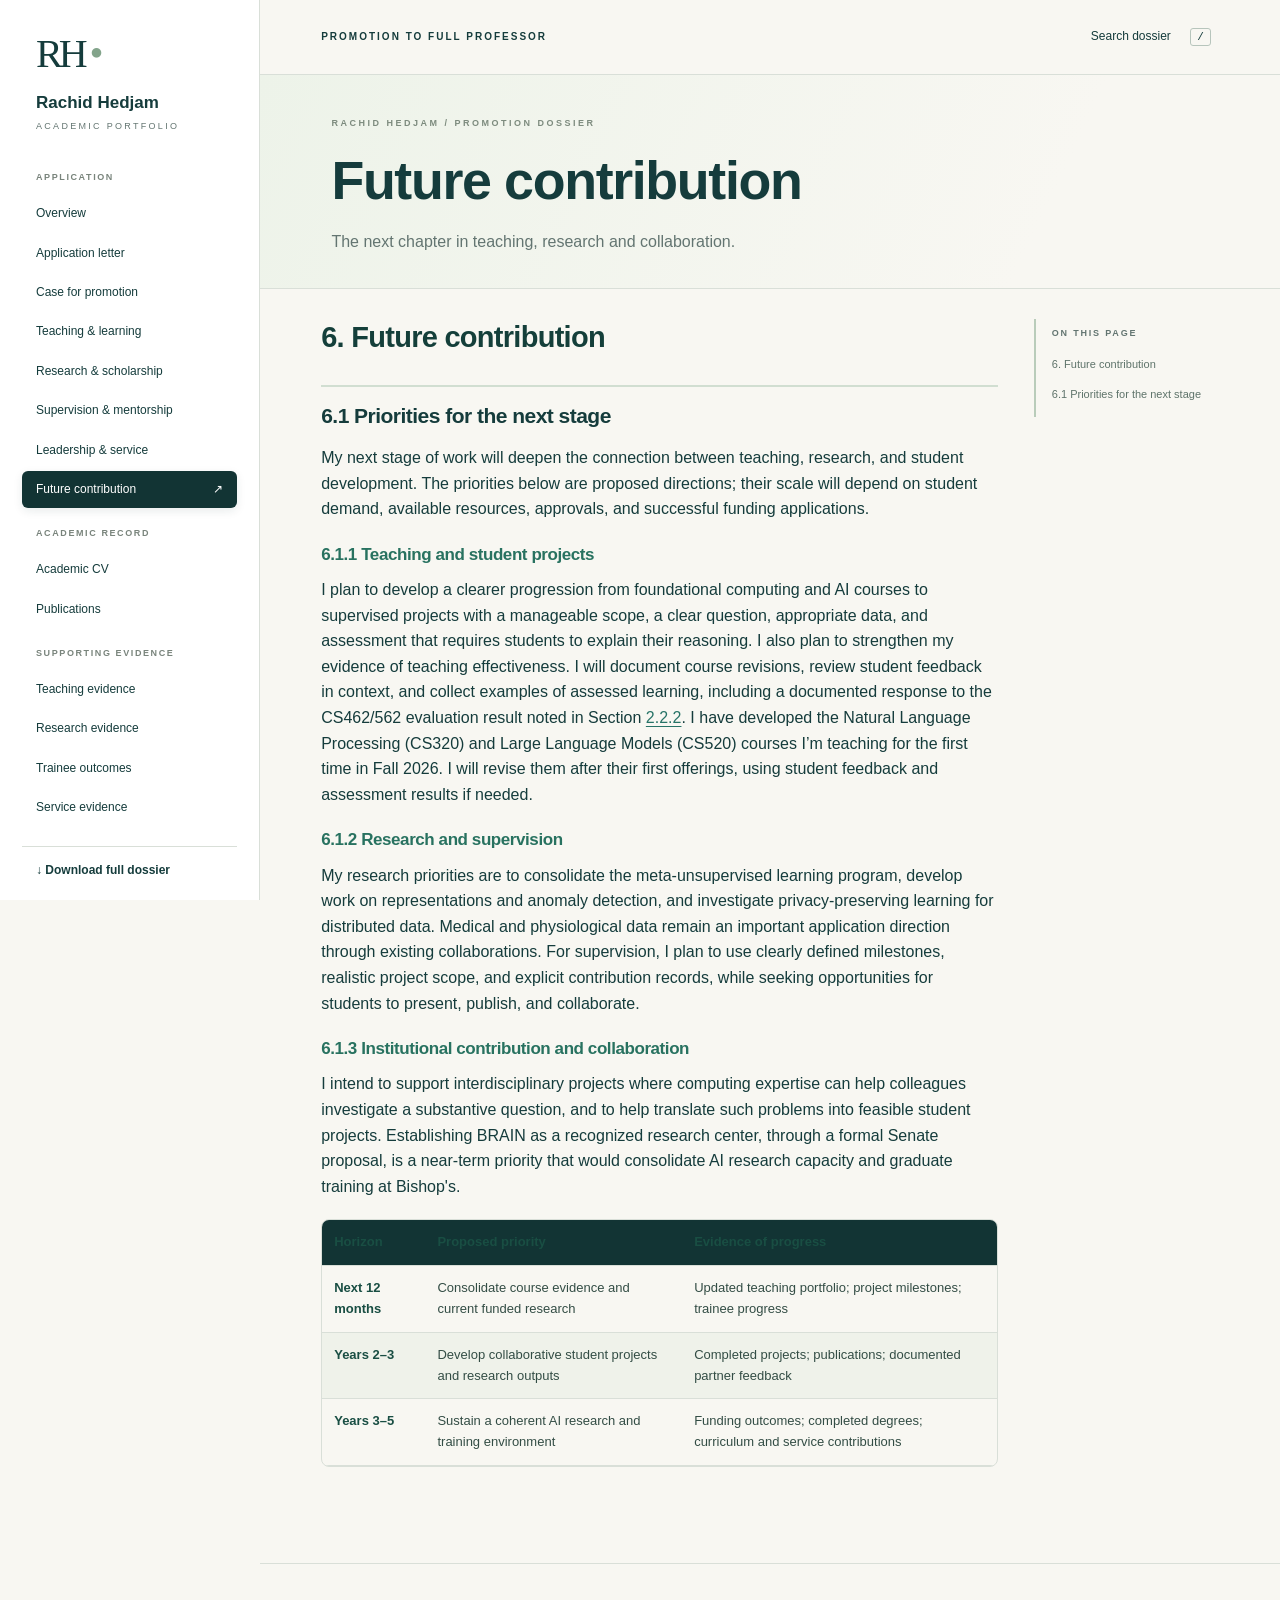
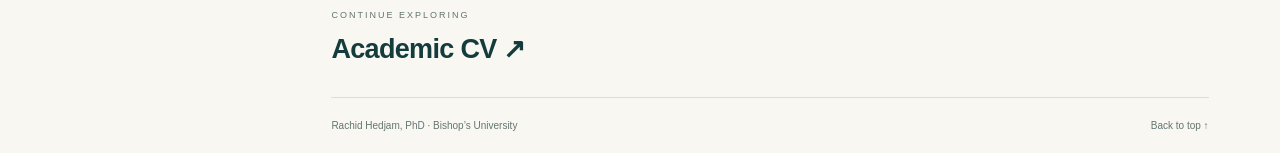
<file: future.html>
<!DOCTYPE html>
<html lang="en"><head><meta charset="utf-8"><meta name="viewport" content="width=device-width,initial-scale=1"><meta name="description" content="The next chapter in teaching, research and collaboration."><title>Future contribution · Rachid Hedjam</title><link rel="stylesheet" href="assets/style.css"><script src="assets/app.js" defer></script></head><body>
<a class="skip" href="#main">Skip to content</a><div id="progress"></div>
<aside class="sidebar" id="navigation"><a class="brand" href="index.html"><span class="monogram">RH<span>•</span></span><strong>Rachid Hedjam</strong><small>ACADEMIC PORTFOLIO</small></a><nav><div class="nav-group"><span>APPLICATION</span><a href="index.html"><span>Overview</span><span class="nav-arrow">↗</span></a><a href="letter.html"><span>Application letter</span><span class="nav-arrow">↗</span></a><a href="case.html"><span>Case for promotion</span><span class="nav-arrow">↗</span></a><a href="teaching.html"><span>Teaching &amp; learning</span><span class="nav-arrow">↗</span></a><a href="research.html"><span>Research &amp; scholarship</span><span class="nav-arrow">↗</span></a><a href="supervision.html"><span>Supervision &amp; mentorship</span><span class="nav-arrow">↗</span></a><a href="service.html"><span>Leadership &amp; service</span><span class="nav-arrow">↗</span></a><a aria-current="page" href="future.html"><span>Future contribution</span><span class="nav-arrow">↗</span></a></div><div class="nav-group"><span>ACADEMIC RECORD</span><a href="cv.html"><span>Academic CV</span><span class="nav-arrow">↗</span></a><a href="publications.html"><span>Publications</span><span class="nav-arrow">↗</span></a></div><div class="nav-group"><span>SUPPORTING EVIDENCE</span><a href="teaching-evidence.html"><span>Teaching evidence</span><span class="nav-arrow">↗</span></a><a href="research-evidence.html"><span>Research evidence</span><span class="nav-arrow">↗</span></a><a href="trainee-evidence.html"><span>Trainee outcomes</span><span class="nav-arrow">↗</span></a><a href="service-evidence.html"><span>Service evidence</span><span class="nav-arrow">↗</span></a></div></nav><a class="download" href="assets/Hedjam_Promotion_Dossier.docx" download>↓ Download full dossier</a><div class="side-foot">Bishop’s University<br>Sherbrooke, Québec</div></aside>
<div class="site"><header class="topbar"><button id="menu" aria-label="Open navigation" aria-expanded="false">☰</button><span>PROMOTION TO FULL PROFESSOR</span><button class="search-open" aria-label="Search dossier">Search dossier <kbd>/</kbd></button></header>
<main id="main"><div class="page-head"><div class="eyebrow">RACHID HEDJAM / PROMOTION DOSSIER</div><h1>Future contribution</h1><p>The next chapter in teaching, research and collaboration.</p></div>
<div class="reading-layout"><article class="prose"><h2 id="p277">6. Future contribution </h2><h3 id="p278">6.1 Priorities for the next stage</h3><p class="" id="p279">My next stage of work will deepen the connection between teaching, research, and student development. The priorities below are proposed directions; their scale will depend on student demand, available resources, approvals, and successful funding applications.</p><h4 id="p280">6.1.1 Teaching and student projects</h4><p class="" id="p281">I plan to develop a clearer progression from foundational computing and AI courses to supervised projects with a manageable scope, a clear question, appropriate data, and assessment that requires students to explain their reasoning. I also plan to strengthen my evidence of teaching effectiveness. I will document course revisions, review student feedback in context, and collect examples of assessed learning, including a documented response to the CS462/562 evaluation result noted in Section <a href="teaching.html#p147">2.2.2</a>. I have developed the Natural Language Processing (CS320) and Large Language Models (CS520) courses I’m teaching for the first time in Fall 2026. I will revise them after their first offerings, using student feedback and assessment results if needed.</p><h4 id="p282">6.1.2 Research and supervision</h4><p class="" id="p283">My research priorities are to consolidate the meta-unsupervised learning program, develop work on representations and anomaly detection, and investigate privacy-preserving learning for distributed data. Medical and physiological data remain an important application direction through existing collaborations. For supervision, I plan to use clearly defined milestones, realistic project scope, and explicit contribution records, while seeking opportunities for students to present, publish, and collaborate.</p><h4 id="p284">6.1.3 Institutional contribution and collaboration</h4><p class="" id="p285">I intend to support interdisciplinary projects where computing expertise can help colleagues investigate a substantive question, and to help translate such problems into feasible student projects. Establishing BRAIN as a recognized research center, through a formal Senate proposal, is a near-term priority that would consolidate AI research capacity and graduate training at Bishop's.</p><div class="table-scroll" tabindex="0"><table id="t286"><tr><th colspan="1"><p><strong>Horizon</strong></p></th><th colspan="1"><p><strong>Proposed priority</strong></p></th><th colspan="1"><p><strong>Evidence of progress</strong></p></th></tr><tr><td colspan="1"><p><strong>Next 12 months</strong></p></td><td colspan="1"><p>Consolidate course evidence and current funded research</p></td><td colspan="1"><p>Updated teaching portfolio; project milestones; trainee progress</p></td></tr><tr><td colspan="1"><p><strong>Years 2–3</strong></p></td><td colspan="1"><p>Develop collaborative student projects and research outputs</p></td><td colspan="1"><p>Completed projects; publications; documented partner feedback</p></td></tr><tr><td colspan="1"><p><strong>Years 3–5</strong></p></td><td colspan="1"><p>Sustain a coherent AI research and training environment</p></td><td colspan="1"><p>Funding outcomes; completed degrees; curriculum and service contributions</p></td></tr></table></div></article><aside class="on-page"><span>ON THIS PAGE</span><a href="#p277">6. Future contribution</a><a href="#p278">6.1 Priorities for the next stage</a></aside></div>
<footer><a class="next-page" href="cv.html"><span>CONTINUE EXPLORING</span><strong>Academic CV ↗</strong></a><div class="footer-bottom"><span>Rachid Hedjam, PhD · Bishop’s University</span><a href="#main">Back to top ↑</a></div></footer></main></div>
<dialog id="search-dialog"><div class="dialog-top"><label for="search-input">Search the dossier</label><button data-close aria-label="Close search">×</button></div><input id="search-input" type="search" placeholder="Try teaching philosophy, publications, SQU…" autocomplete="off"><div id="search-results" aria-live="polite">Search across the application and evidence.</div></dialog>
<dialog id="image-dialog"><button data-close aria-label="Close image">×</button><img alt="Enlarged supporting evidence"></dialog>
</body></html>
</file>
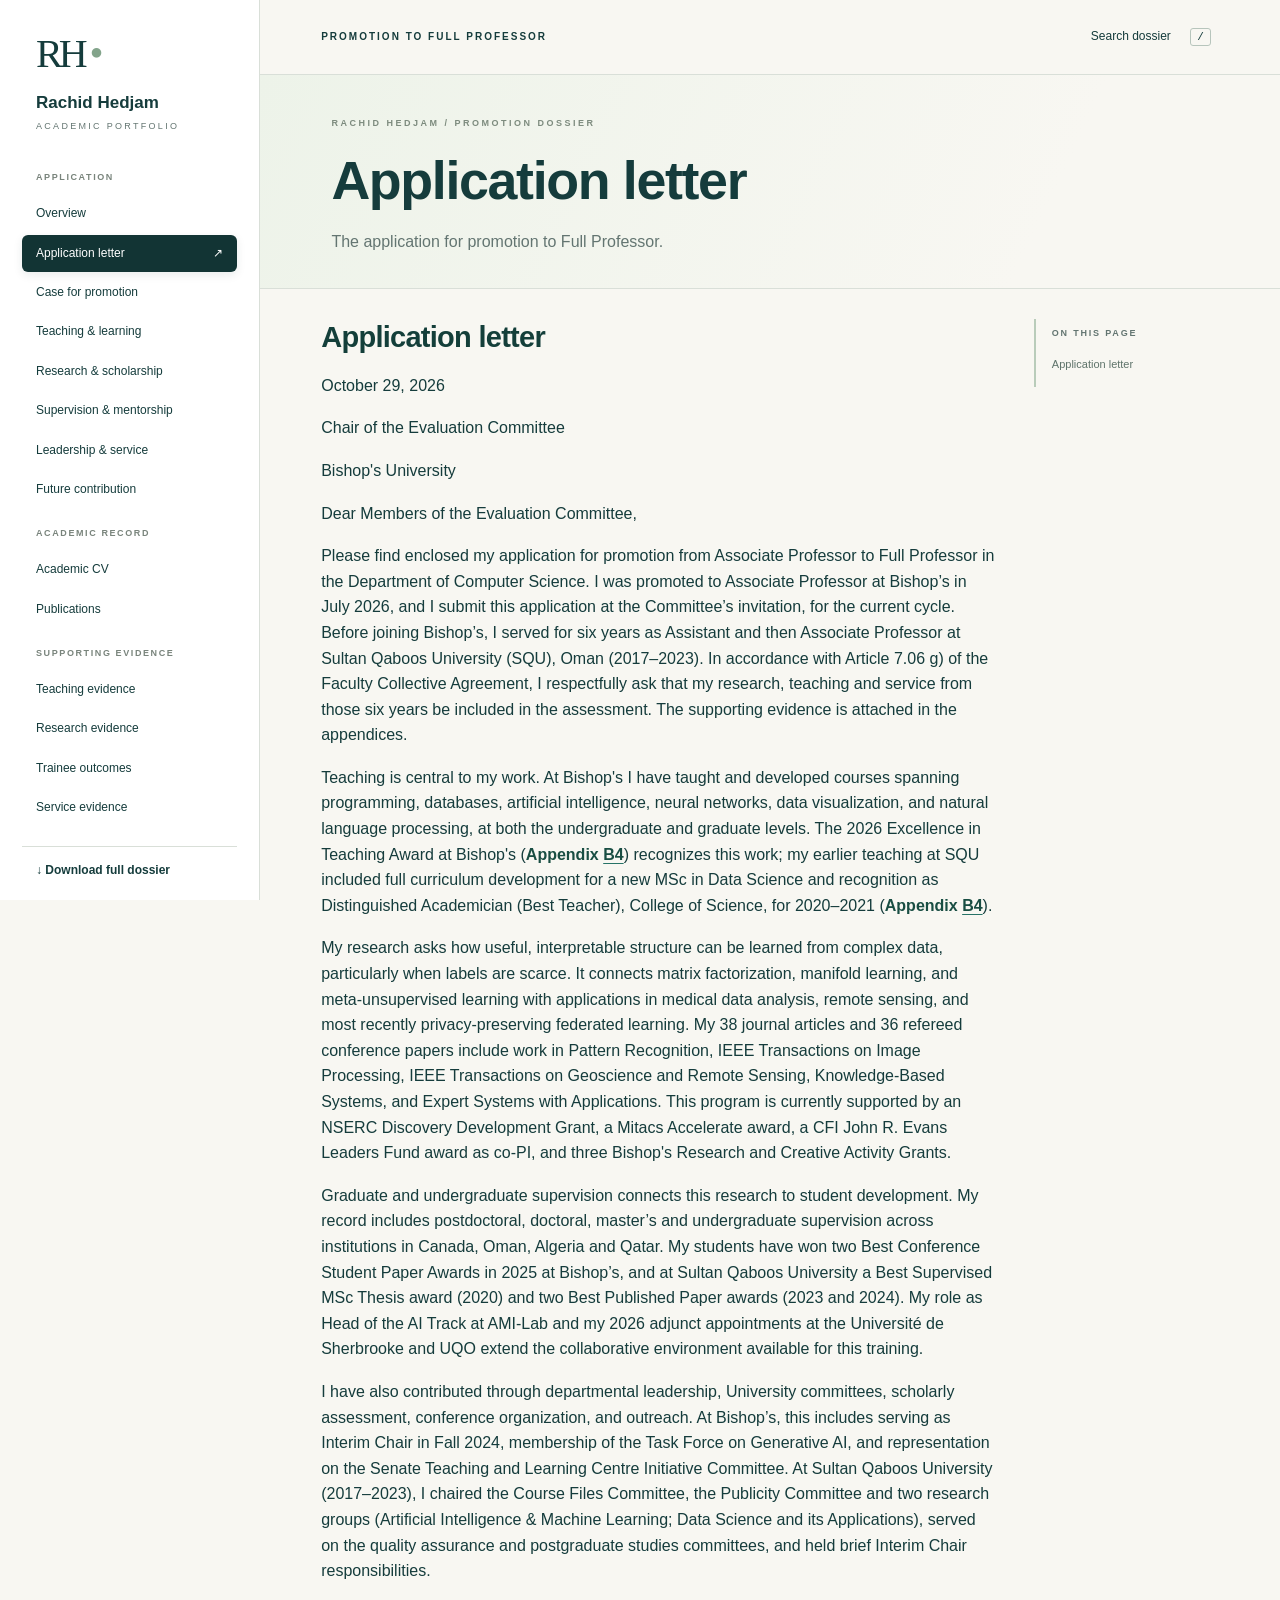
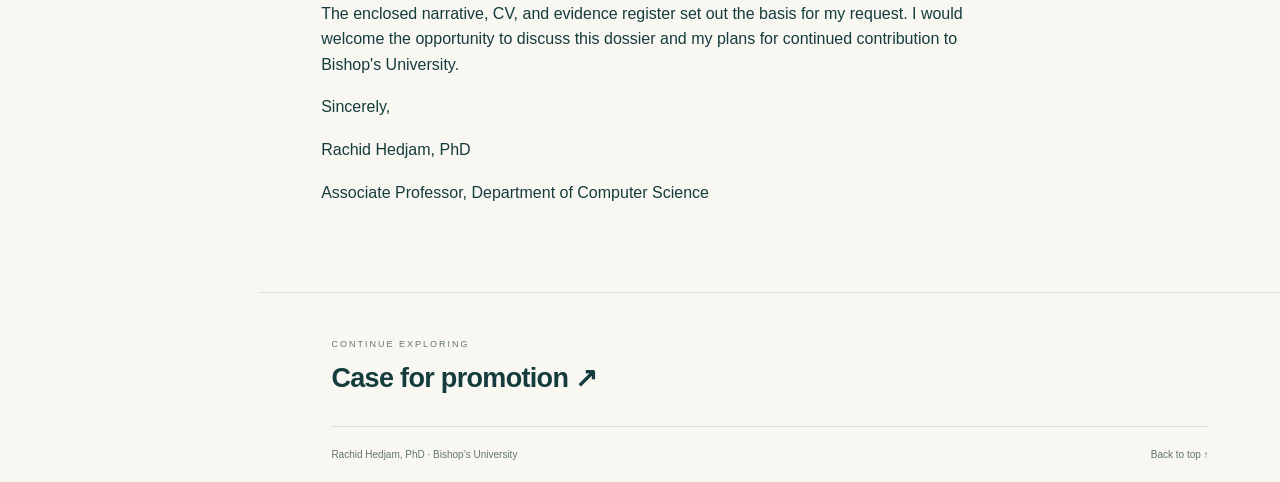
<file: letter.html>
<!DOCTYPE html>
<html lang="en"><head><meta charset="utf-8"><meta name="viewport" content="width=device-width,initial-scale=1"><meta name="description" content="The application for promotion to Full Professor."><title>Application letter · Rachid Hedjam</title><link rel="stylesheet" href="assets/style.css"><script src="assets/app.js" defer></script></head><body>
<a class="skip" href="#main">Skip to content</a><div id="progress"></div>
<aside class="sidebar" id="navigation"><a class="brand" href="index.html"><span class="monogram">RH<span>•</span></span><strong>Rachid Hedjam</strong><small>ACADEMIC PORTFOLIO</small></a><nav><div class="nav-group"><span>APPLICATION</span><a href="index.html"><span>Overview</span><span class="nav-arrow">↗</span></a><a aria-current="page" href="letter.html"><span>Application letter</span><span class="nav-arrow">↗</span></a><a href="case.html"><span>Case for promotion</span><span class="nav-arrow">↗</span></a><a href="teaching.html"><span>Teaching &amp; learning</span><span class="nav-arrow">↗</span></a><a href="research.html"><span>Research &amp; scholarship</span><span class="nav-arrow">↗</span></a><a href="supervision.html"><span>Supervision &amp; mentorship</span><span class="nav-arrow">↗</span></a><a href="service.html"><span>Leadership &amp; service</span><span class="nav-arrow">↗</span></a><a href="future.html"><span>Future contribution</span><span class="nav-arrow">↗</span></a></div><div class="nav-group"><span>ACADEMIC RECORD</span><a href="cv.html"><span>Academic CV</span><span class="nav-arrow">↗</span></a><a href="publications.html"><span>Publications</span><span class="nav-arrow">↗</span></a></div><div class="nav-group"><span>SUPPORTING EVIDENCE</span><a href="teaching-evidence.html"><span>Teaching evidence</span><span class="nav-arrow">↗</span></a><a href="research-evidence.html"><span>Research evidence</span><span class="nav-arrow">↗</span></a><a href="trainee-evidence.html"><span>Trainee outcomes</span><span class="nav-arrow">↗</span></a><a href="service-evidence.html"><span>Service evidence</span><span class="nav-arrow">↗</span></a></div></nav><a class="download" href="assets/Hedjam_Promotion_Dossier.docx" download>↓ Download full dossier</a><div class="side-foot">Bishop’s University<br>Sherbrooke, Québec</div></aside>
<div class="site"><header class="topbar"><button id="menu" aria-label="Open navigation" aria-expanded="false">☰</button><span>PROMOTION TO FULL PROFESSOR</span><button class="search-open" aria-label="Search dossier">Search dossier <kbd>/</kbd></button></header>
<main id="main"><div class="page-head"><div class="eyebrow">RACHID HEDJAM / PROMOTION DOSSIER</div><h1>Application letter</h1><p>The application for promotion to Full Professor.</p></div>
<div class="reading-layout"><article class="prose"><h2 id="p92">Application letter</h2><p class="" id="p93">October 29, 2026</p><p class="" id="p94">Chair of the Evaluation Committee</p><p class="" id="p95">Bishop's University</p><p class="" id="p97">Dear Members of the Evaluation Committee,</p><p class="" id="p98">Please find enclosed my application for promotion from Associate Professor to Full Professor in the Department of Computer Science. I was promoted to Associate Professor at Bishop’s in July 2026, and I submit this application at the Committee’s invitation, for the current cycle. Before joining Bishop’s, I served for six years as Assistant and then Associate Professor at Sultan Qaboos University (SQU), Oman (2017–2023). In accordance with Article 7.06 g) of the Faculty Collective Agreement, I respectfully ask that my research, teaching and service from those six years be included in the assessment. The supporting evidence is attached in the appendices.</p><p class="" id="p99">Teaching is central to my work. At Bishop's I have taught and developed courses spanning programming, databases, artificial intelligence, neural networks, data visualization, and natural language processing, at both the undergraduate and graduate levels. The 2026 Excellence in Teaching Award at Bishop's (<strong>Appendix </strong><a href="teaching-evidence.html#p792"><strong>B4</strong></a>) recognizes this work; my earlier teaching at SQU included full curriculum development for a new MSc in Data Science and recognition as Distinguished Academician (Best Teacher), College of Science, for 2020–2021 (<strong>Appendix </strong><a href="teaching-evidence.html#p792"><strong>B4</strong></a>).</p><p class="" id="p100">My research asks how useful, interpretable structure can be learned from complex data, particularly when labels are scarce. It connects matrix factorization, manifold learning, and meta-unsupervised learning with applications in medical data analysis, remote sensing, and most recently privacy-preserving federated learning. My 38 journal articles and 36 refereed conference papers include work in Pattern Recognition, IEEE Transactions on Image Processing, IEEE Transactions on Geoscience and Remote Sensing, Knowledge-Based Systems, and Expert Systems with Applications. This program is currently supported by an NSERC Discovery Development Grant, a Mitacs Accelerate award, a CFI John R. Evans Leaders Fund award as co-PI, and three Bishop's Research and Creative Activity Grants.</p><p class="" id="p101">Graduate and undergraduate supervision connects this research to student development. My record includes postdoctoral, doctoral, master’s and undergraduate supervision across institutions in Canada, Oman, Algeria and Qatar. My students have won two Best Conference Student Paper Awards in 2025 at Bishop’s, and at Sultan Qaboos University a Best Supervised MSc Thesis award (2020) and two Best Published Paper awards (2023 and 2024). My role as Head of the AI Track at AMI-Lab and my 2026 adjunct appointments at the Université de Sherbrooke and UQO extend the collaborative environment available for this training.</p><p class="" id="p102">I have also contributed through departmental leadership, University committees, scholarly assessment, conference organization, and outreach. At Bishop’s, this includes serving as Interim Chair in Fall 2024, membership of the Task Force on Generative AI, and representation on the Senate Teaching and Learning Centre Initiative Committee. At Sultan Qaboos University (2017–2023), I chaired the Course Files Committee, the Publicity Committee and two research groups (Artificial Intelligence &amp; Machine Learning; Data Science and its Applications), served on the quality assurance and postgraduate studies committees, and held brief Interim Chair responsibilities.</p><p class="" id="p103">The enclosed narrative, CV, and evidence register set out the basis for my request. I would welcome the opportunity to discuss this dossier and my plans for continued contribution to Bishop's University.</p><p class="" id="p105">Sincerely,</p><p class="" id="p106">Rachid Hedjam, PhD</p><p class="" id="p107">Associate Professor, Department of Computer Science</p></article><aside class="on-page"><span>ON THIS PAGE</span><a href="#p92">Application letter</a></aside></div>
<footer><a class="next-page" href="case.html"><span>CONTINUE EXPLORING</span><strong>Case for promotion ↗</strong></a><div class="footer-bottom"><span>Rachid Hedjam, PhD · Bishop’s University</span><a href="#main">Back to top ↑</a></div></footer></main></div>
<dialog id="search-dialog"><div class="dialog-top"><label for="search-input">Search the dossier</label><button data-close aria-label="Close search">×</button></div><input id="search-input" type="search" placeholder="Try teaching philosophy, publications, SQU…" autocomplete="off"><div id="search-results" aria-live="polite">Search across the application and evidence.</div></dialog>
<dialog id="image-dialog"><button data-close aria-label="Close image">×</button><img alt="Enlarged supporting evidence"></dialog>
</body></html>
</file>
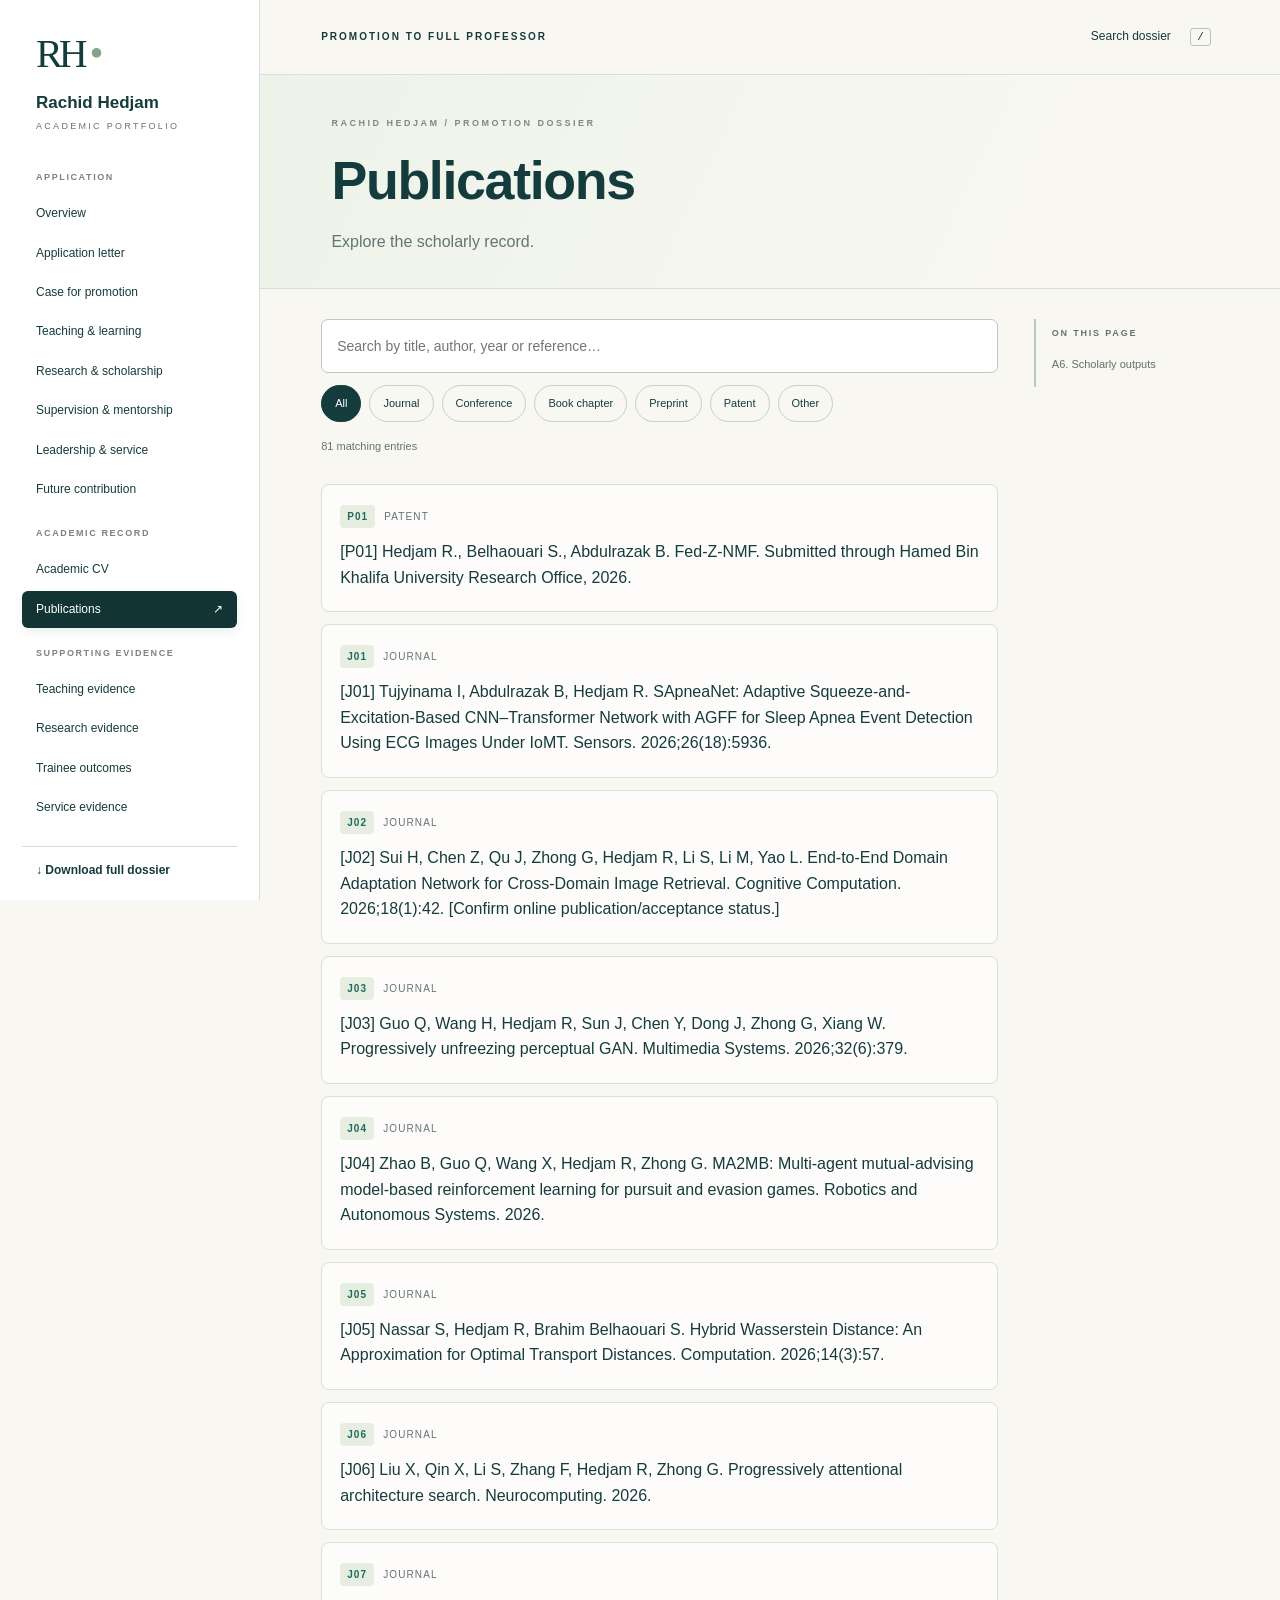
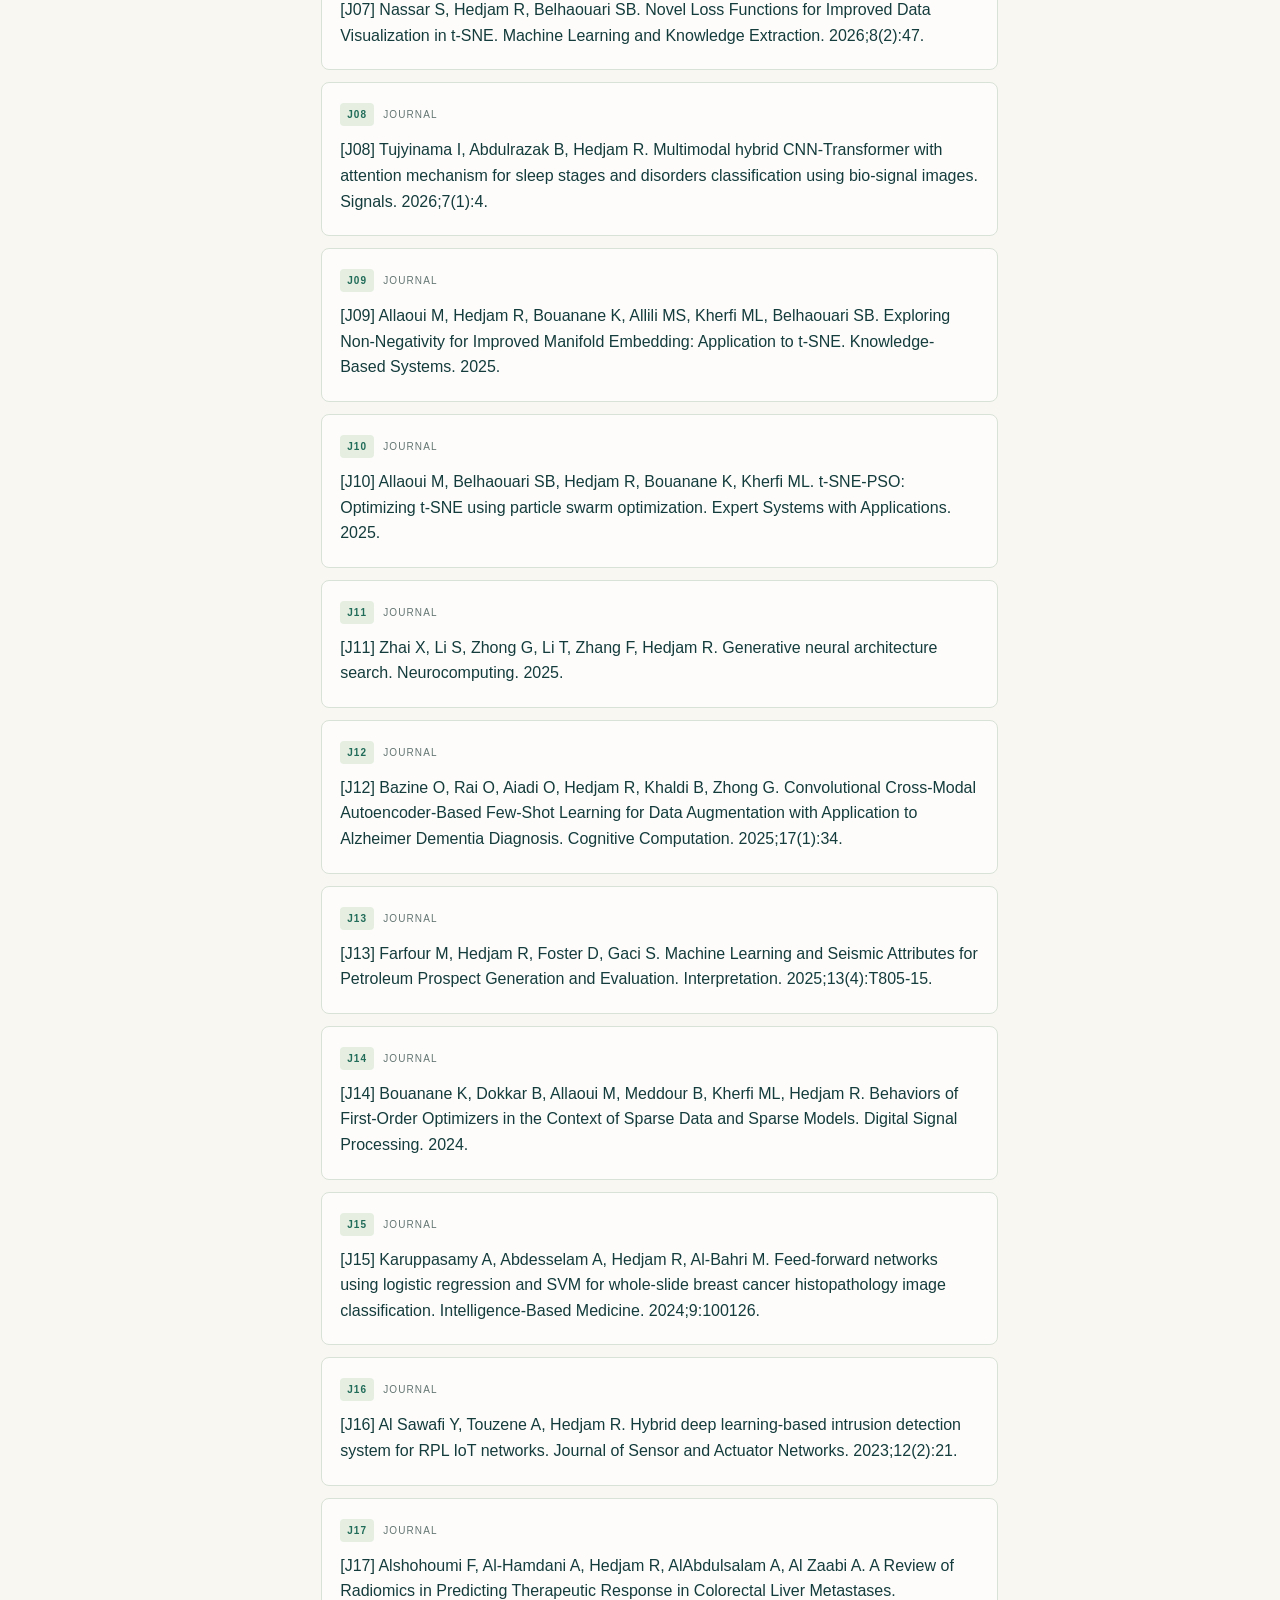
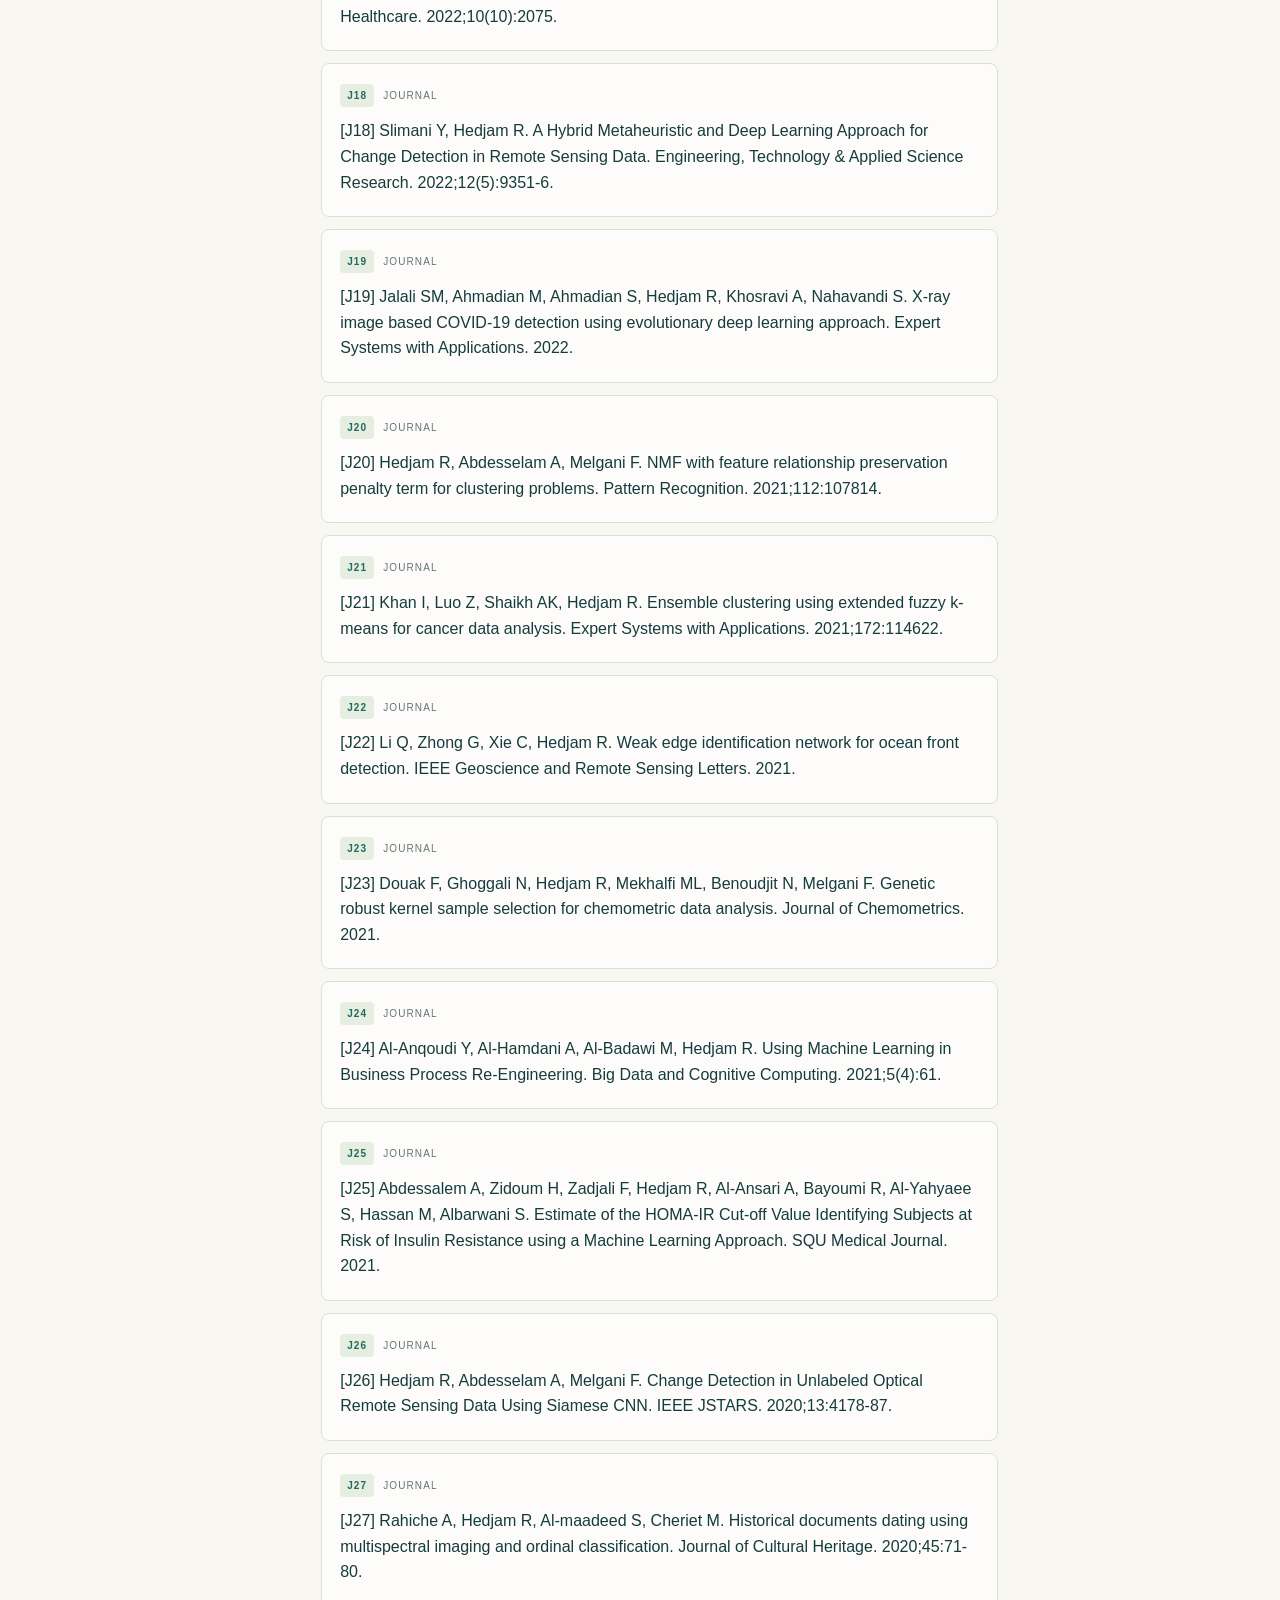
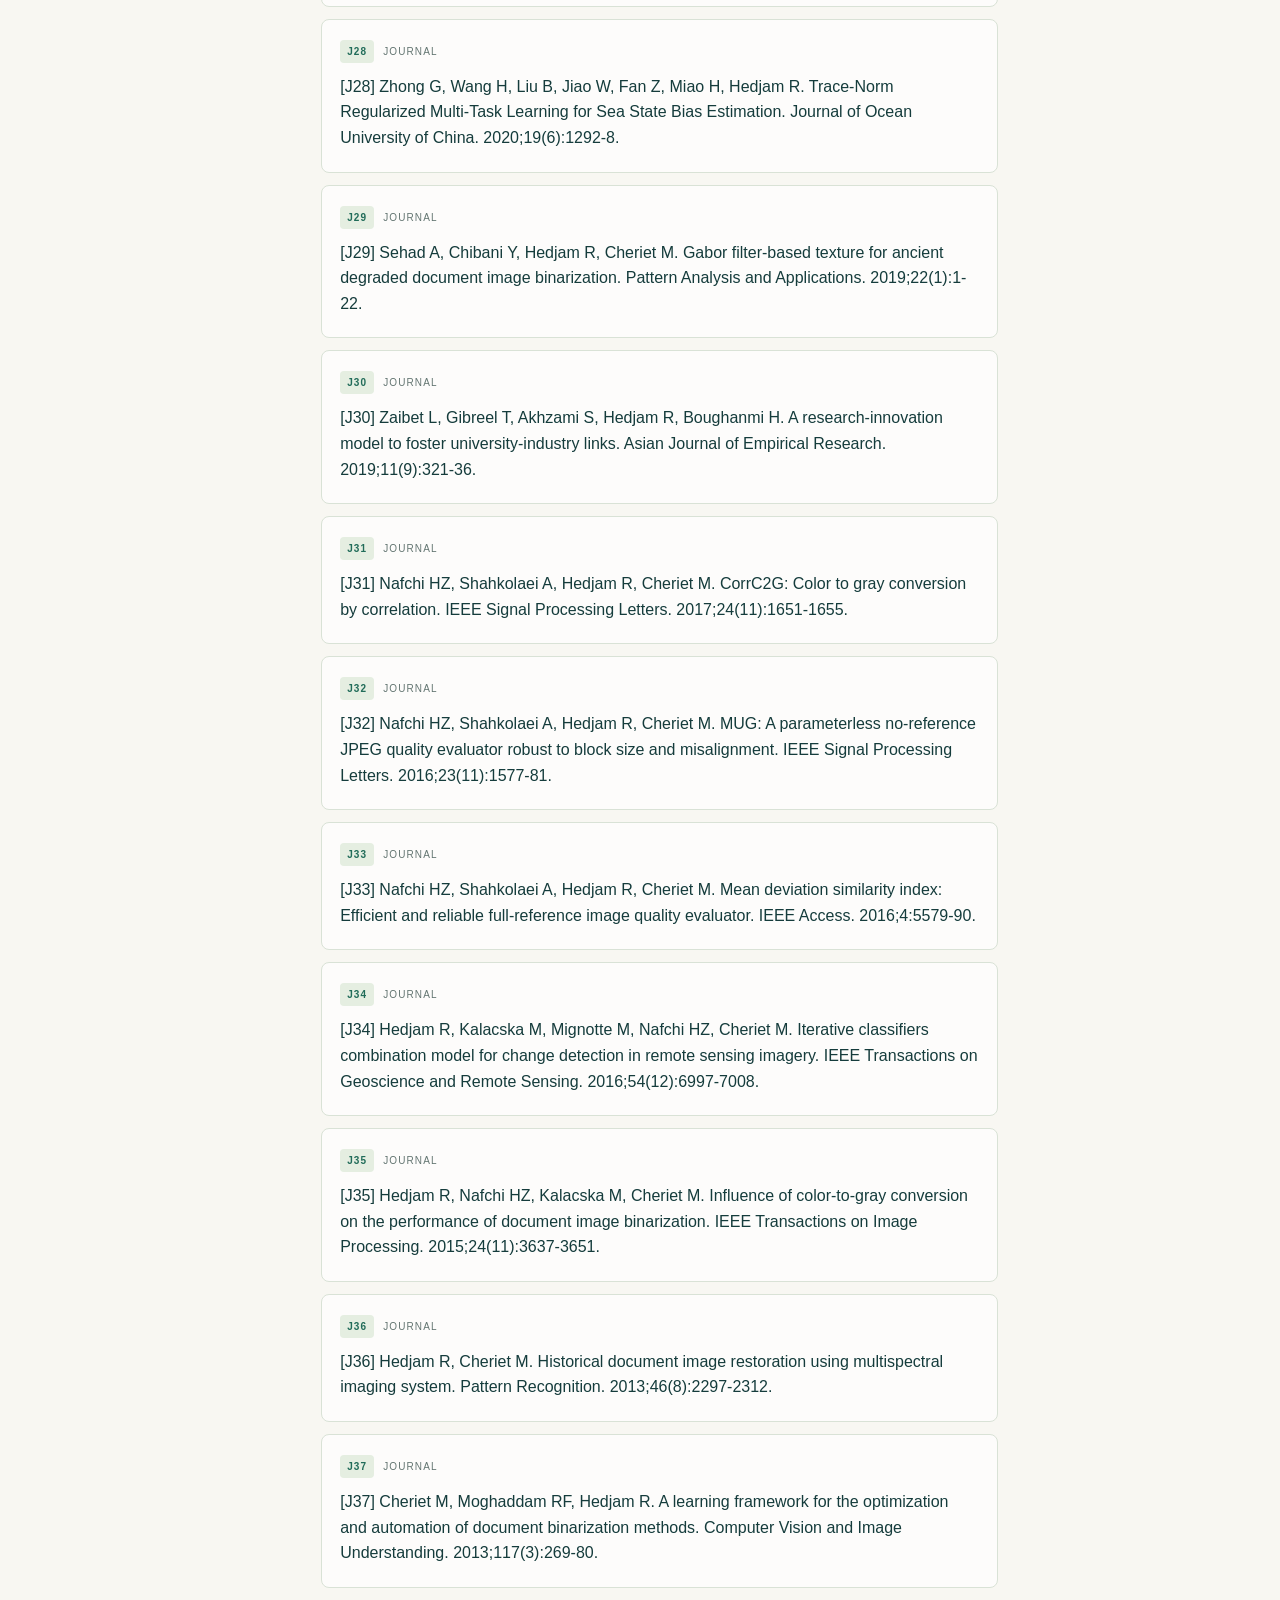
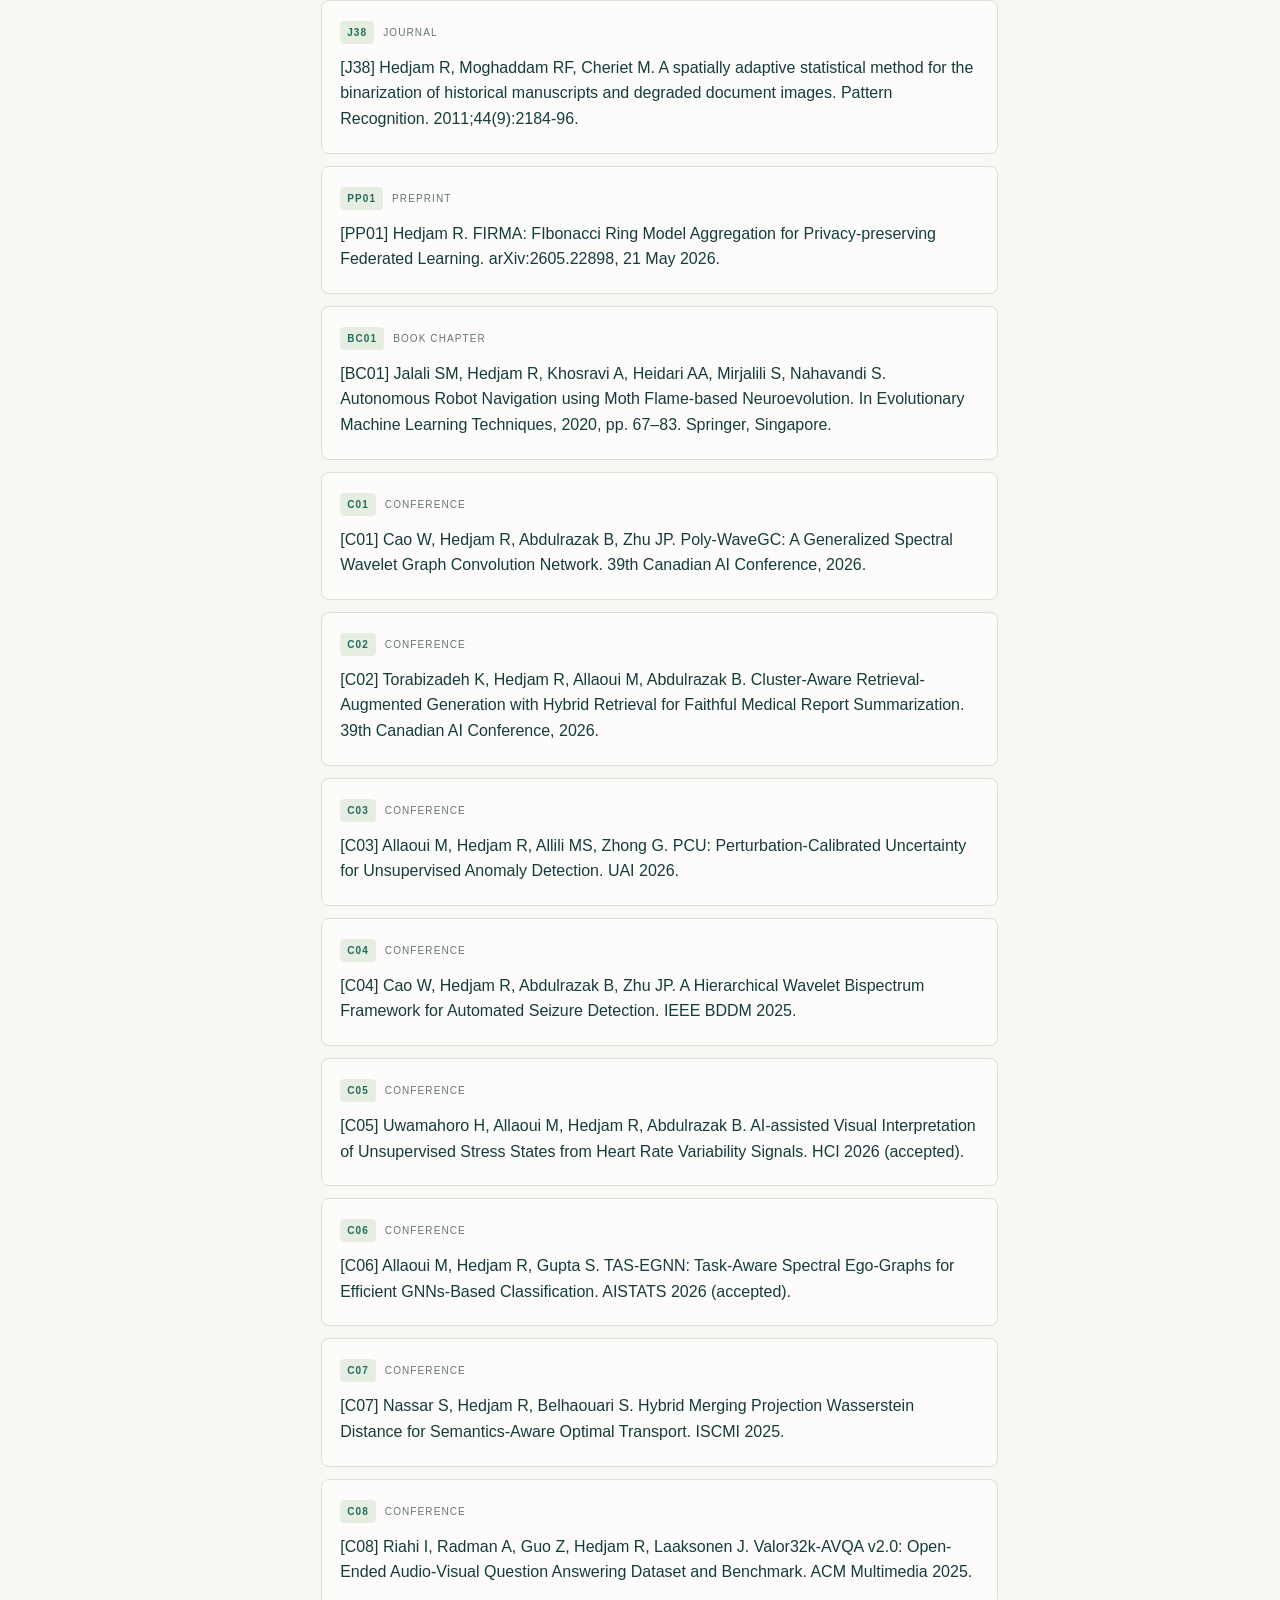
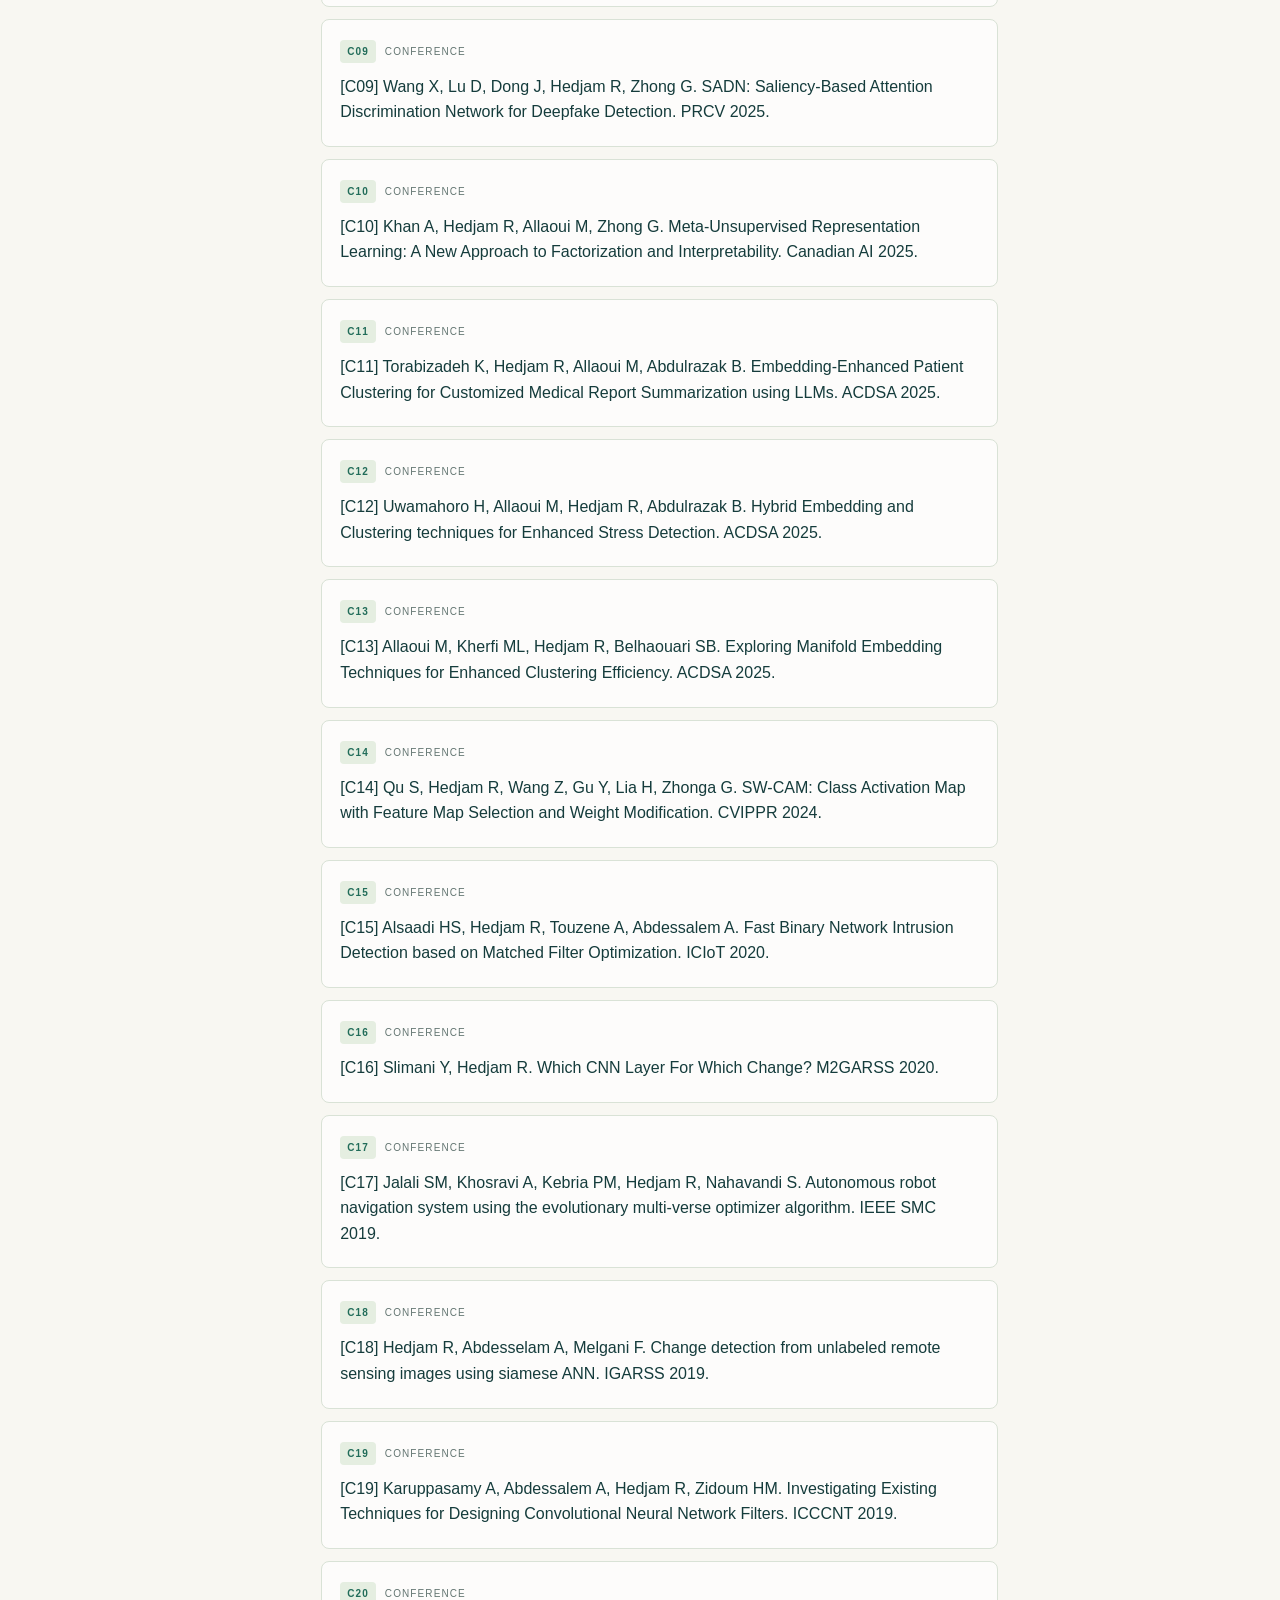
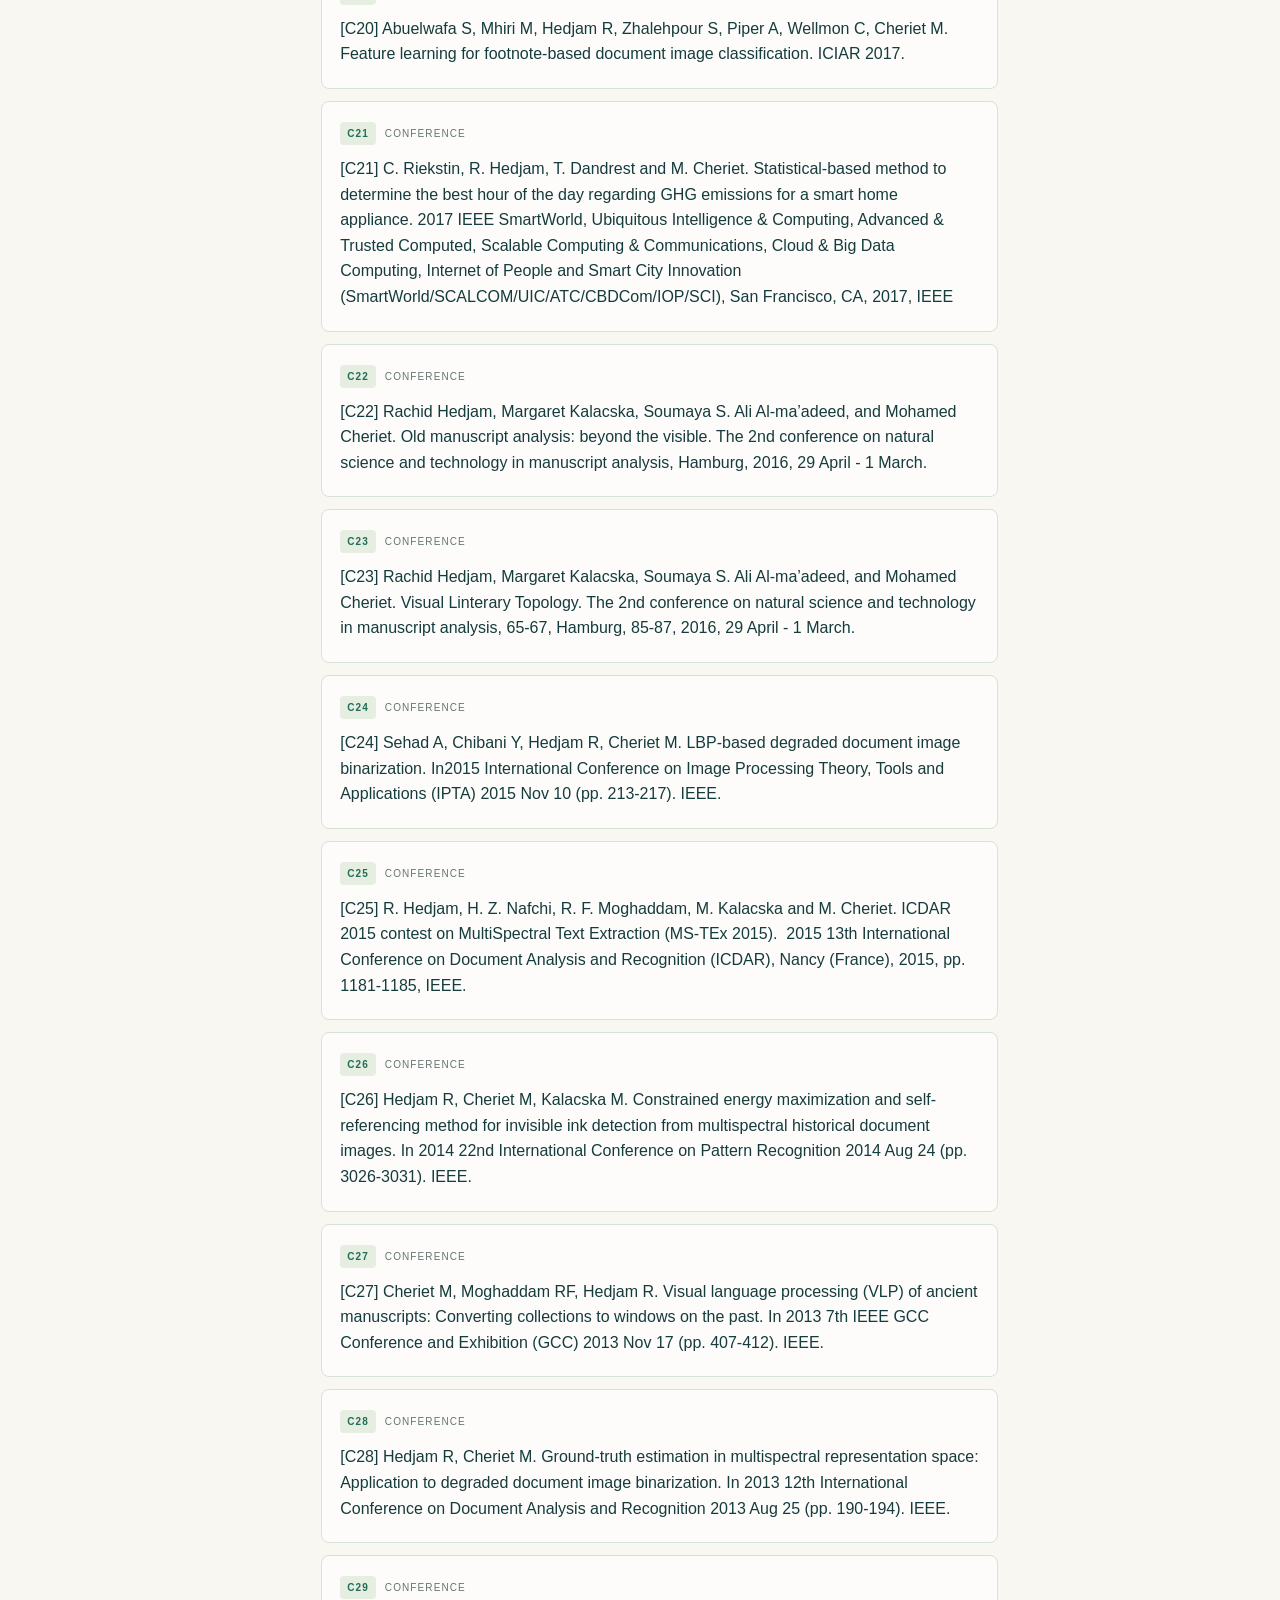
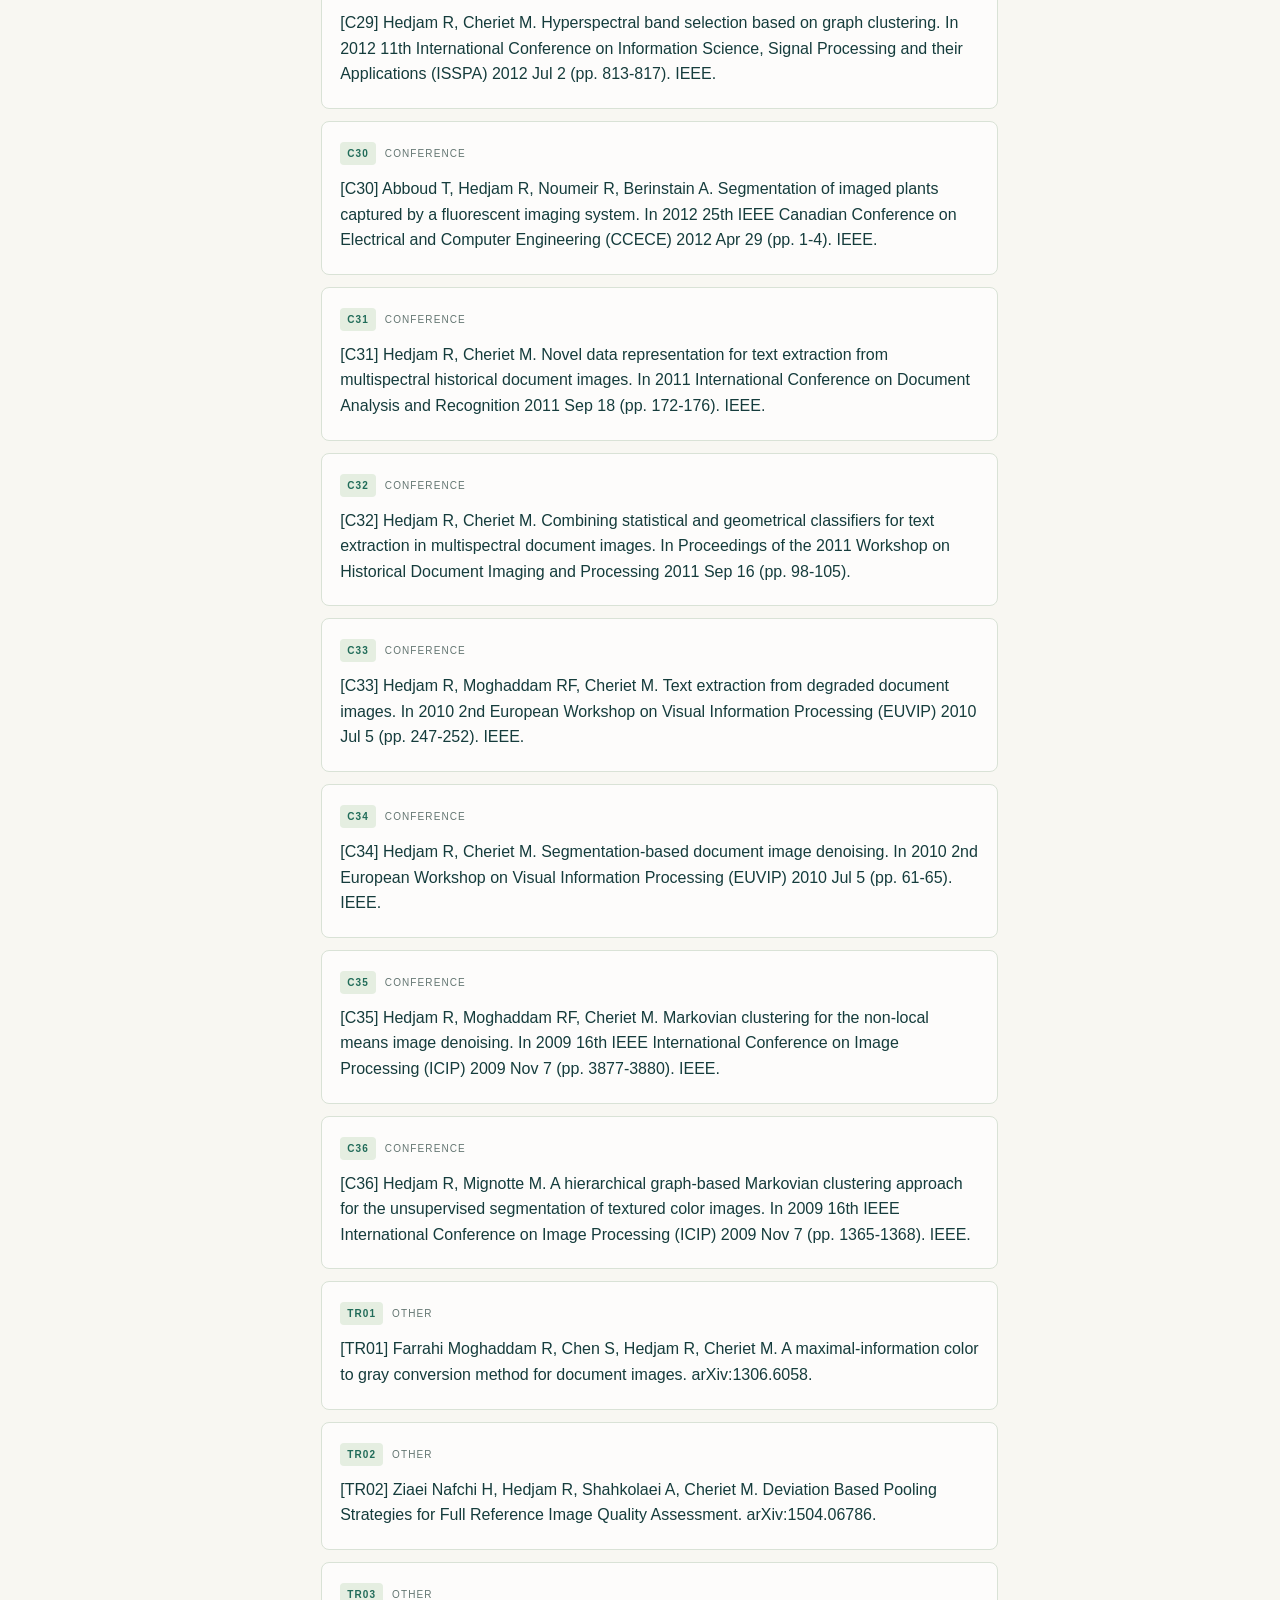
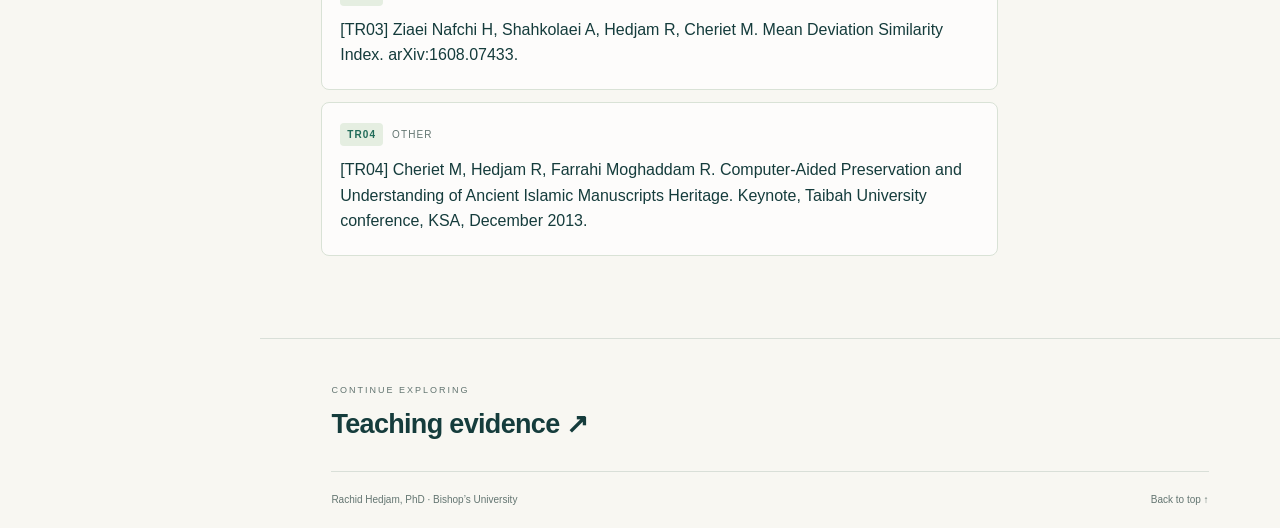
<file: publications.html>
<!DOCTYPE html>
<html lang="en"><head><meta charset="utf-8"><meta name="viewport" content="width=device-width,initial-scale=1"><meta name="description" content="Explore the scholarly record."><title>Publications · Rachid Hedjam</title><link rel="stylesheet" href="assets/style.css"><script src="assets/app.js" defer></script></head><body>
<a class="skip" href="#main">Skip to content</a><div id="progress"></div>
<aside class="sidebar" id="navigation"><a class="brand" href="index.html"><span class="monogram">RH<span>•</span></span><strong>Rachid Hedjam</strong><small>ACADEMIC PORTFOLIO</small></a><nav><div class="nav-group"><span>APPLICATION</span><a href="index.html"><span>Overview</span><span class="nav-arrow">↗</span></a><a href="letter.html"><span>Application letter</span><span class="nav-arrow">↗</span></a><a href="case.html"><span>Case for promotion</span><span class="nav-arrow">↗</span></a><a href="teaching.html"><span>Teaching &amp; learning</span><span class="nav-arrow">↗</span></a><a href="research.html"><span>Research &amp; scholarship</span><span class="nav-arrow">↗</span></a><a href="supervision.html"><span>Supervision &amp; mentorship</span><span class="nav-arrow">↗</span></a><a href="service.html"><span>Leadership &amp; service</span><span class="nav-arrow">↗</span></a><a href="future.html"><span>Future contribution</span><span class="nav-arrow">↗</span></a></div><div class="nav-group"><span>ACADEMIC RECORD</span><a href="cv.html"><span>Academic CV</span><span class="nav-arrow">↗</span></a><a aria-current="page" href="publications.html"><span>Publications</span><span class="nav-arrow">↗</span></a></div><div class="nav-group"><span>SUPPORTING EVIDENCE</span><a href="teaching-evidence.html"><span>Teaching evidence</span><span class="nav-arrow">↗</span></a><a href="research-evidence.html"><span>Research evidence</span><span class="nav-arrow">↗</span></a><a href="trainee-evidence.html"><span>Trainee outcomes</span><span class="nav-arrow">↗</span></a><a href="service-evidence.html"><span>Service evidence</span><span class="nav-arrow">↗</span></a></div></nav><a class="download" href="assets/Hedjam_Promotion_Dossier.docx" download>↓ Download full dossier</a><div class="side-foot">Bishop’s University<br>Sherbrooke, Québec</div></aside>
<div class="site"><header class="topbar"><button id="menu" aria-label="Open navigation" aria-expanded="false">☰</button><span>PROMOTION TO FULL PROFESSOR</span><button class="search-open" aria-label="Search dossier">Search dossier <kbd>/</kbd></button></header>
<main id="main"><div class="page-head"><div class="eyebrow">RACHID HEDJAM / PROMOTION DOSSIER</div><h1>Publications</h1><p>Explore the scholarly record.</p></div>
<div class="reading-layout"><article class="prose"><span id="p350"></span><span id="p352"></span><span id="p432"></span><span id="p349"></span><span id="p393"></span><span id="p391"></span><span id="p395"></span><div class="publication-tools"><label class="sr-only" for="pub-search">Search publications</label><input id="pub-search" type="search" placeholder="Search by title, author, year or reference…"><div class="filters" role="group" aria-label="Publication type"><button data-filter="All" class="active">All</button><button data-filter="Journal" class="">Journal</button><button data-filter="Conference" class="">Conference</button><button data-filter="Book chapter" class="">Book chapter</button><button data-filter="Preprint" class="">Preprint</button><button data-filter="Patent" class="">Patent</button><button data-filter="Other" class="">Other</button></div><p id="pub-count" aria-live="polite"></p></div><div class="pub-list"><div class="pub-entry" data-type="Patent"><div class="pub-meta"><span>P01</span><span>Patent</span></div><p class="" id="p351">[P01] Hedjam R., Belhaouari S., Abdulrazak B. Fed-Z-NMF. Submitted through Hamed Bin Khalifa University Research Office, 2026.</p></div><div class="pub-entry" data-type="Journal"><div class="pub-meta"><span>J01</span><span>Journal</span></div><p class="source-bullet" id="p353">[J01] Tujyinama I, Abdulrazak B, Hedjam R. SApneaNet: Adaptive Squeeze-and-Excitation-Based CNN–Transformer Network with AGFF for Sleep Apnea Event Detection Using ECG Images Under IoMT. Sensors. 2026;26(18):5936.</p></div><div class="pub-entry" data-type="Journal"><div class="pub-meta"><span>J02</span><span>Journal</span></div><p class="source-bullet" id="p354">[J02] Sui H, Chen Z, Qu J, Zhong G, Hedjam R, Li S, Li M, Yao L. End-to-End Domain Adaptation Network for Cross-Domain Image Retrieval. Cognitive Computation. 2026;18(1):42. [Confirm online publication/acceptance status.]</p></div><div class="pub-entry" data-type="Journal"><div class="pub-meta"><span>J03</span><span>Journal</span></div><p class="source-bullet" id="p355">[J03] Guo Q, Wang H, Hedjam R, Sun J, Chen Y, Dong J, Zhong G, Xiang W. Progressively unfreezing perceptual GAN. Multimedia Systems. 2026;32(6):379.</p></div><div class="pub-entry" data-type="Journal"><div class="pub-meta"><span>J04</span><span>Journal</span></div><p class="source-bullet" id="p356">[J04] Zhao B, Guo Q, Wang X, Hedjam R, Zhong G. MA2MB: Multi-agent mutual-advising model-based reinforcement learning for pursuit and evasion games. Robotics and Autonomous Systems. 2026.</p></div><div class="pub-entry" data-type="Journal"><div class="pub-meta"><span>J05</span><span>Journal</span></div><p class="source-bullet" id="p357">[J05] Nassar S, Hedjam R, Brahim Belhaouari S. Hybrid Wasserstein Distance: An Approximation for Optimal Transport Distances. Computation. 2026;14(3):57.</p></div><div class="pub-entry" data-type="Journal"><div class="pub-meta"><span>J06</span><span>Journal</span></div><p class="source-bullet" id="p358">[J06] Liu X, Qin X, Li S, Zhang F, Hedjam R, Zhong G. Progressively attentional architecture search. Neurocomputing. 2026.</p></div><div class="pub-entry" data-type="Journal"><div class="pub-meta"><span>J07</span><span>Journal</span></div><p class="source-bullet" id="p359">[J07] Nassar S, Hedjam R, Belhaouari SB. Novel Loss Functions for Improved Data Visualization in t-SNE. Machine Learning and Knowledge Extraction. 2026;8(2):47.</p></div><div class="pub-entry" data-type="Journal"><div class="pub-meta"><span>J08</span><span>Journal</span></div><p class="source-bullet" id="p360">[J08] Tujyinama I, Abdulrazak B, Hedjam R. Multimodal hybrid CNN-Transformer with attention mechanism for sleep stages and disorders classification using bio-signal images. Signals. 2026;7(1):4.</p></div><div class="pub-entry" data-type="Journal"><div class="pub-meta"><span>J09</span><span>Journal</span></div><p class="source-bullet" id="p361">[J09] Allaoui M, Hedjam R, Bouanane K, Allili MS, Kherfi ML, Belhaouari SB. Exploring Non-Negativity for Improved Manifold Embedding: Application to t-SNE. Knowledge-Based Systems. 2025.</p></div><div class="pub-entry" data-type="Journal"><div class="pub-meta"><span>J10</span><span>Journal</span></div><p class="source-bullet" id="p362">[J10] Allaoui M, Belhaouari SB, Hedjam R, Bouanane K, Kherfi ML. t-SNE-PSO: Optimizing t-SNE using particle swarm optimization. Expert Systems with Applications. 2025.</p></div><div class="pub-entry" data-type="Journal"><div class="pub-meta"><span>J11</span><span>Journal</span></div><p class="source-bullet" id="p363">[J11] Zhai X, Li S, Zhong G, Li T, Zhang F, Hedjam R. Generative neural architecture search. Neurocomputing. 2025.</p></div><div class="pub-entry" data-type="Journal"><div class="pub-meta"><span>J12</span><span>Journal</span></div><p class="source-bullet" id="p364">[J12] Bazine O, Rai O, Aiadi O, Hedjam R, Khaldi B, Zhong G. Convolutional Cross-Modal Autoencoder-Based Few-Shot Learning for Data Augmentation with Application to Alzheimer Dementia Diagnosis. Cognitive Computation. 2025;17(1):34.</p></div><div class="pub-entry" data-type="Journal"><div class="pub-meta"><span>J13</span><span>Journal</span></div><p class="source-bullet" id="p365">[J13] Farfour M, Hedjam R, Foster D, Gaci S. Machine Learning and Seismic Attributes for Petroleum Prospect Generation and Evaluation. Interpretation. 2025;13(4):T805-15.</p></div><div class="pub-entry" data-type="Journal"><div class="pub-meta"><span>J14</span><span>Journal</span></div><p class="source-bullet" id="p366">[J14] Bouanane K, Dokkar B, Allaoui M, Meddour B, Kherfi ML, Hedjam R. Behaviors of First-Order Optimizers in the Context of Sparse Data and Sparse Models. Digital Signal Processing. 2024.</p></div><div class="pub-entry" data-type="Journal"><div class="pub-meta"><span>J15</span><span>Journal</span></div><p class="source-bullet" id="p367">[J15] Karuppasamy A, Abdesselam A, Hedjam R, Al-Bahri M. Feed-forward networks using logistic regression and SVM for whole-slide breast cancer histopathology image classification. Intelligence-Based Medicine. 2024;9:100126.</p></div><div class="pub-entry" data-type="Journal"><div class="pub-meta"><span>J16</span><span>Journal</span></div><p class="source-bullet" id="p368">[J16] Al Sawafi Y, Touzene A, Hedjam R. Hybrid deep learning-based intrusion detection system for RPL IoT networks. Journal of Sensor and Actuator Networks. 2023;12(2):21.</p></div><div class="pub-entry" data-type="Journal"><div class="pub-meta"><span>J17</span><span>Journal</span></div><p class="source-bullet" id="p369">[J17] Alshohoumi F, Al-Hamdani A, Hedjam R, AlAbdulsalam A, Al Zaabi A. A Review of Radiomics in Predicting Therapeutic Response in Colorectal Liver Metastases. Healthcare. 2022;10(10):2075.</p></div><div class="pub-entry" data-type="Journal"><div class="pub-meta"><span>J18</span><span>Journal</span></div><p class="source-bullet" id="p370">[J18] Slimani Y, Hedjam R. A Hybrid Metaheuristic and Deep Learning Approach for Change Detection in Remote Sensing Data. Engineering, Technology &amp; Applied Science Research. 2022;12(5):9351-6.</p></div><div class="pub-entry" data-type="Journal"><div class="pub-meta"><span>J19</span><span>Journal</span></div><p class="source-bullet" id="p371">[J19] Jalali SM, Ahmadian M, Ahmadian S, Hedjam R, Khosravi A, Nahavandi S. X-ray image based COVID-19 detection using evolutionary deep learning approach. Expert Systems with Applications. 2022.</p></div><div class="pub-entry" data-type="Journal"><div class="pub-meta"><span>J20</span><span>Journal</span></div><p class="source-bullet" id="p372">[J20] Hedjam R, Abdesselam A, Melgani F. NMF with feature relationship preservation penalty term for clustering problems. Pattern Recognition. 2021;112:107814.</p></div><div class="pub-entry" data-type="Journal"><div class="pub-meta"><span>J21</span><span>Journal</span></div><p class="source-bullet" id="p373">[J21] Khan I, Luo Z, Shaikh AK, Hedjam R. Ensemble clustering using extended fuzzy k-means for cancer data analysis. Expert Systems with Applications. 2021;172:114622.</p></div><div class="pub-entry" data-type="Journal"><div class="pub-meta"><span>J22</span><span>Journal</span></div><p class="source-bullet" id="p374">[J22] Li Q, Zhong G, Xie C, Hedjam R. Weak edge identification network for ocean front detection. IEEE Geoscience and Remote Sensing Letters. 2021.</p></div><div class="pub-entry" data-type="Journal"><div class="pub-meta"><span>J23</span><span>Journal</span></div><p class="source-bullet" id="p375">[J23] Douak F, Ghoggali N, Hedjam R, Mekhalfi ML, Benoudjit N, Melgani F. Genetic robust kernel sample selection for chemometric data analysis. Journal of Chemometrics. 2021.</p></div><div class="pub-entry" data-type="Journal"><div class="pub-meta"><span>J24</span><span>Journal</span></div><p class="source-bullet" id="p376">[J24] Al-Anqoudi Y, Al-Hamdani A, Al-Badawi M, Hedjam R. Using Machine Learning in Business Process Re-Engineering. Big Data and Cognitive Computing. 2021;5(4):61.</p></div><div class="pub-entry" data-type="Journal"><div class="pub-meta"><span>J25</span><span>Journal</span></div><p class="source-bullet" id="p377">[J25] Abdessalem A, Zidoum H, Zadjali F, Hedjam R, Al-Ansari A, Bayoumi R, Al-Yahyaee S, Hassan M, Albarwani S. Estimate of the HOMA-IR Cut-off Value Identifying Subjects at Risk of Insulin Resistance using a Machine Learning Approach. SQU Medical Journal. 2021.</p></div><div class="pub-entry" data-type="Journal"><div class="pub-meta"><span>J26</span><span>Journal</span></div><p class="source-bullet" id="p378">[J26] Hedjam R, Abdesselam A, Melgani F. Change Detection in Unlabeled Optical Remote Sensing Data Using Siamese CNN. IEEE JSTARS. 2020;13:4178-87.</p></div><div class="pub-entry" data-type="Journal"><div class="pub-meta"><span>J27</span><span>Journal</span></div><p class="source-bullet" id="p379">[J27] Rahiche A, Hedjam R, Al-maadeed S, Cheriet M. Historical documents dating using multispectral imaging and ordinal classification. Journal of Cultural Heritage. 2020;45:71-80.</p></div><div class="pub-entry" data-type="Journal"><div class="pub-meta"><span>J28</span><span>Journal</span></div><p class="source-bullet" id="p380">[J28] Zhong G, Wang H, Liu B, Jiao W, Fan Z, Miao H, Hedjam R. Trace-Norm Regularized Multi-Task Learning for Sea State Bias Estimation. Journal of Ocean University of China. 2020;19(6):1292-8.</p></div><div class="pub-entry" data-type="Journal"><div class="pub-meta"><span>J29</span><span>Journal</span></div><p class="source-bullet" id="p381">[J29] Sehad A, Chibani Y, Hedjam R, Cheriet M. Gabor filter-based texture for ancient degraded document image binarization. Pattern Analysis and Applications. 2019;22(1):1-22.</p></div><div class="pub-entry" data-type="Journal"><div class="pub-meta"><span>J30</span><span>Journal</span></div><p class="source-bullet" id="p382">[J30] Zaibet L, Gibreel T, Akhzami S, Hedjam R, Boughanmi H. A research-innovation model to foster university-industry links. Asian Journal of Empirical Research. 2019;11(9):321-36.</p></div><div class="pub-entry" data-type="Journal"><div class="pub-meta"><span>J31</span><span>Journal</span></div><p class="source-bullet" id="p383">[J31] Nafchi HZ, Shahkolaei A, Hedjam R, Cheriet M. CorrC2G: Color to gray conversion by correlation. IEEE Signal Processing Letters. 2017;24(11):1651-1655.</p></div><div class="pub-entry" data-type="Journal"><div class="pub-meta"><span>J32</span><span>Journal</span></div><p class="source-bullet" id="p384">[J32] Nafchi HZ, Shahkolaei A, Hedjam R, Cheriet M. MUG: A parameterless no-reference JPEG quality evaluator robust to block size and misalignment. IEEE Signal Processing Letters. 2016;23(11):1577-81.</p></div><div class="pub-entry" data-type="Journal"><div class="pub-meta"><span>J33</span><span>Journal</span></div><p class="source-bullet" id="p385">[J33] Nafchi HZ, Shahkolaei A, Hedjam R, Cheriet M. Mean deviation similarity index: Efficient and reliable full-reference image quality evaluator. IEEE Access. 2016;4:5579-90.</p></div><div class="pub-entry" data-type="Journal"><div class="pub-meta"><span>J34</span><span>Journal</span></div><p class="source-bullet" id="p386">[J34] Hedjam R, Kalacska M, Mignotte M, Nafchi HZ, Cheriet M. Iterative classifiers combination model for change detection in remote sensing imagery. IEEE Transactions on Geoscience and Remote Sensing. 2016;54(12):6997-7008.</p></div><div class="pub-entry" data-type="Journal"><div class="pub-meta"><span>J35</span><span>Journal</span></div><p class="source-bullet" id="p387">[J35] Hedjam R, Nafchi HZ, Kalacska M, Cheriet M. Influence of color-to-gray conversion on the performance of document image binarization. IEEE Transactions on Image Processing. 2015;24(11):3637-3651.</p></div><div class="pub-entry" data-type="Journal"><div class="pub-meta"><span>J36</span><span>Journal</span></div><p class="source-bullet" id="p388">[J36] Hedjam R, Cheriet M. Historical document image restoration using multispectral imaging system. Pattern Recognition. 2013;46(8):2297-2312.</p></div><div class="pub-entry" data-type="Journal"><div class="pub-meta"><span>J37</span><span>Journal</span></div><p class="source-bullet" id="p389">[J37] Cheriet M, Moghaddam RF, Hedjam R. A learning framework for the optimization and automation of document binarization methods. Computer Vision and Image Understanding. 2013;117(3):269-80.</p></div><div class="pub-entry" data-type="Journal"><div class="pub-meta"><span>J38</span><span>Journal</span></div><p class="source-bullet" id="p390">[J38] Hedjam R, Moghaddam RF, Cheriet M. A spatially adaptive statistical method for the binarization of historical manuscripts and degraded document images. Pattern Recognition. 2011;44(9):2184-96.</p></div><div class="pub-entry" data-type="Preprint"><div class="pub-meta"><span>PP01</span><span>Preprint</span></div><p class="source-bullet" id="p392">[PP01] Hedjam R. FIRMA: FIbonacci Ring Model Aggregation for Privacy-preserving Federated Learning. arXiv:2605.22898, 21 May 2026.</p></div><div class="pub-entry" data-type="Book chapter"><div class="pub-meta"><span>BC01</span><span>Book chapter</span></div><p class="source-bullet" id="p394">[BC01] Jalali SM, Hedjam R, Khosravi A, Heidari AA, Mirjalili S, Nahavandi S. Autonomous Robot Navigation using Moth Flame-based Neuroevolution. In Evolutionary Machine Learning Techniques, 2020, pp. 67–83. Springer, Singapore.</p></div><div class="pub-entry" data-type="Conference"><div class="pub-meta"><span>C01</span><span>Conference</span></div><p class="source-bullet" id="p396">[C01] Cao W, Hedjam R, Abdulrazak B, Zhu JP. Poly-WaveGC: A Generalized Spectral Wavelet Graph Convolution Network. 39th Canadian AI Conference, 2026.</p></div><div class="pub-entry" data-type="Conference"><div class="pub-meta"><span>C02</span><span>Conference</span></div><p class="source-bullet" id="p397">[C02] Torabizadeh K, Hedjam R, Allaoui M, Abdulrazak B. Cluster-Aware Retrieval-Augmented Generation with Hybrid Retrieval for Faithful Medical Report Summarization. 39th Canadian AI Conference, 2026.</p></div><div class="pub-entry" data-type="Conference"><div class="pub-meta"><span>C03</span><span>Conference</span></div><p class="source-bullet" id="p398">[C03] Allaoui M, Hedjam R, Allili MS, Zhong G. PCU: Perturbation-Calibrated Uncertainty for Unsupervised Anomaly Detection. UAI 2026.</p></div><div class="pub-entry" data-type="Conference"><div class="pub-meta"><span>C04</span><span>Conference</span></div><p class="source-bullet" id="p399">[C04] Cao W, Hedjam R, Abdulrazak B, Zhu JP. A Hierarchical Wavelet Bispectrum Framework for Automated Seizure Detection. IEEE BDDM 2025.</p></div><div class="pub-entry" data-type="Conference"><div class="pub-meta"><span>C05</span><span>Conference</span></div><p class="source-bullet" id="p400">[C05] Uwamahoro H, Allaoui M, Hedjam R, Abdulrazak B. AI-assisted Visual Interpretation of Unsupervised Stress States from Heart Rate Variability Signals. HCI 2026 (accepted).</p></div><div class="pub-entry" data-type="Conference"><div class="pub-meta"><span>C06</span><span>Conference</span></div><p class="source-bullet" id="p401">[C06] Allaoui M, Hedjam R, Gupta S. TAS-EGNN: Task-Aware Spectral Ego-Graphs for Efficient GNNs-Based Classification. AISTATS 2026 (accepted).</p></div><div class="pub-entry" data-type="Conference"><div class="pub-meta"><span>C07</span><span>Conference</span></div><p class="source-bullet" id="p402">[C07] Nassar S, Hedjam R, Belhaouari S. Hybrid Merging Projection Wasserstein Distance for Semantics-Aware Optimal Transport. ISCMI 2025.</p></div><div class="pub-entry" data-type="Conference"><div class="pub-meta"><span>C08</span><span>Conference</span></div><p class="source-bullet" id="p403">[C08] Riahi I, Radman A, Guo Z, Hedjam R, Laaksonen J. Valor32k-AVQA v2.0: Open-Ended Audio-Visual Question Answering Dataset and Benchmark. ACM Multimedia 2025.</p></div><div class="pub-entry" data-type="Conference"><div class="pub-meta"><span>C09</span><span>Conference</span></div><p class="source-bullet" id="p404">[C09] Wang X, Lu D, Dong J, Hedjam R, Zhong G. SADN: Saliency-Based Attention Discrimination Network for Deepfake Detection. PRCV 2025.</p></div><div class="pub-entry" data-type="Conference"><div class="pub-meta"><span>C10</span><span>Conference</span></div><p class="source-bullet" id="p405">[C10] Khan A, Hedjam R, Allaoui M, Zhong G. Meta-Unsupervised Representation Learning: A New Approach to Factorization and Interpretability. Canadian AI 2025.</p></div><div class="pub-entry" data-type="Conference"><div class="pub-meta"><span>C11</span><span>Conference</span></div><p class="source-bullet" id="p406">[C11] Torabizadeh K, Hedjam R, Allaoui M, Abdulrazak B. Embedding-Enhanced Patient Clustering for Customized Medical Report Summarization using LLMs. ACDSA 2025.</p></div><div class="pub-entry" data-type="Conference"><div class="pub-meta"><span>C12</span><span>Conference</span></div><p class="source-bullet" id="p407">[C12] Uwamahoro H, Allaoui M, Hedjam R, Abdulrazak B. Hybrid Embedding and Clustering techniques for Enhanced Stress Detection. ACDSA 2025.</p></div><div class="pub-entry" data-type="Conference"><div class="pub-meta"><span>C13</span><span>Conference</span></div><p class="source-bullet" id="p408">[C13] Allaoui M, Kherfi ML, Hedjam R, Belhaouari SB. Exploring Manifold Embedding Techniques for Enhanced Clustering Efficiency. ACDSA 2025.</p></div><div class="pub-entry" data-type="Conference"><div class="pub-meta"><span>C14</span><span>Conference</span></div><p class="source-bullet" id="p409">[C14] Qu S, Hedjam R, Wang Z, Gu Y, Lia H, Zhonga G. SW-CAM: Class Activation Map with Feature Map Selection and Weight Modification. CVIPPR 2024.</p></div><div class="pub-entry" data-type="Conference"><div class="pub-meta"><span>C15</span><span>Conference</span></div><p class="source-bullet" id="p410">[C15] Alsaadi HS, Hedjam R, Touzene A, Abdessalem A. Fast Binary Network Intrusion Detection based on Matched Filter Optimization. ICIoT 2020.</p></div><div class="pub-entry" data-type="Conference"><div class="pub-meta"><span>C16</span><span>Conference</span></div><p class="source-bullet" id="p411">[C16] Slimani Y, Hedjam R. Which CNN Layer For Which Change? M2GARSS 2020.</p></div><div class="pub-entry" data-type="Conference"><div class="pub-meta"><span>C17</span><span>Conference</span></div><p class="source-bullet" id="p412">[C17] Jalali SM, Khosravi A, Kebria PM, Hedjam R, Nahavandi S. Autonomous robot navigation system using the evolutionary multi-verse optimizer algorithm. IEEE SMC 2019.</p></div><div class="pub-entry" data-type="Conference"><div class="pub-meta"><span>C18</span><span>Conference</span></div><p class="source-bullet" id="p413">[C18] Hedjam R, Abdesselam A, Melgani F. Change detection from unlabeled remote sensing images using siamese ANN. IGARSS 2019.</p></div><div class="pub-entry" data-type="Conference"><div class="pub-meta"><span>C19</span><span>Conference</span></div><p class="source-bullet" id="p414">[C19] Karuppasamy A, Abdessalem A, Hedjam R, Zidoum HM. Investigating Existing Techniques for Designing Convolutional Neural Network Filters. ICCCNT 2019.</p></div><div class="pub-entry" data-type="Conference"><div class="pub-meta"><span>C20</span><span>Conference</span></div><p class="source-bullet" id="p415">[C20] Abuelwafa S, Mhiri M, Hedjam R, Zhalehpour S, Piper A, Wellmon C, Cheriet M. Feature learning for footnote-based document image classification. ICIAR 2017.</p></div><div class="pub-entry" data-type="Conference"><div class="pub-meta"><span>C21</span><span>Conference</span></div><p class="source-bullet" id="p416">[C21] C. Riekstin, R. Hedjam, T. Dandrest and M. Cheriet. Statistical-based method to determine the best hour of the day regarding GHG emissions for a smart home appliance. 2017 IEEE SmartWorld, Ubiquitous Intelligence &amp; Computing, Advanced &amp; Trusted Computed, Scalable Computing &amp; Communications, Cloud &amp; Big Data Computing, Internet of People and Smart City Innovation (SmartWorld/SCALCOM/UIC/ATC/CBDCom/IOP/SCI), San Francisco, CA, 2017, IEEE</p></div><div class="pub-entry" data-type="Conference"><div class="pub-meta"><span>C22</span><span>Conference</span></div><p class="source-bullet" id="p417">[C22] Rachid Hedjam, Margaret Kalacska, Soumaya S. Ali Al-ma’adeed, and Mohamed Cheriet. Old manuscript analysis: beyond the visible. The 2nd conference on natural science and technology in manuscript analysis, Hamburg, 2016, 29 April - 1 March.</p></div><div class="pub-entry" data-type="Conference"><div class="pub-meta"><span>C23</span><span>Conference</span></div><p class="source-bullet" id="p418">[C23] Rachid Hedjam, Margaret Kalacska, Soumaya S. Ali Al-ma’adeed, and Mohamed Cheriet. Visual Linterary Topology. The 2nd conference on natural science and technology in manuscript analysis, 65-67, Hamburg, 85-87, 2016, 29 April - 1 March.</p></div><div class="pub-entry" data-type="Conference"><div class="pub-meta"><span>C24</span><span>Conference</span></div><p class="source-bullet" id="p419">[C24] Sehad A, Chibani Y, Hedjam R, Cheriet M. LBP-based degraded document image binarization. In2015 International Conference on Image Processing Theory, Tools and Applications (IPTA) 2015 Nov 10 (pp. 213-217). IEEE.</p></div><div class="pub-entry" data-type="Conference"><div class="pub-meta"><span>C25</span><span>Conference</span></div><p class="source-bullet" id="p420">[C25] R. Hedjam, H. Z. Nafchi, R. F. Moghaddam, M. Kalacska and M. Cheriet. ICDAR 2015 contest on MultiSpectral Text Extraction (MS-TEx 2015).  2015 13th International Conference on Document Analysis and Recognition (ICDAR), Nancy (France), 2015, pp. 1181-1185, IEEE.</p></div><div class="pub-entry" data-type="Conference"><div class="pub-meta"><span>C26</span><span>Conference</span></div><p class="source-bullet" id="p421">[C26] Hedjam R, Cheriet M, Kalacska M. Constrained energy maximization and self-referencing method for invisible ink detection from multispectral historical document images. In 2014 22nd International Conference on Pattern Recognition 2014 Aug 24 (pp. 3026-3031). IEEE.</p></div><div class="pub-entry" data-type="Conference"><div class="pub-meta"><span>C27</span><span>Conference</span></div><p class="source-bullet" id="p422">[C27] Cheriet M, Moghaddam RF, Hedjam R. Visual language processing (VLP) of ancient manuscripts: Converting collections to windows on the past. In 2013 7th IEEE GCC Conference and Exhibition (GCC) 2013 Nov 17 (pp. 407-412). IEEE.</p></div><div class="pub-entry" data-type="Conference"><div class="pub-meta"><span>C28</span><span>Conference</span></div><p class="source-bullet" id="p423">[C28] Hedjam R, Cheriet M. Ground-truth estimation in multispectral representation space: Application to degraded document image binarization. In 2013 12th International Conference on Document Analysis and Recognition 2013 Aug 25 (pp. 190-194). IEEE.</p></div><div class="pub-entry" data-type="Conference"><div class="pub-meta"><span>C29</span><span>Conference</span></div><p class="source-bullet" id="p424">[C29] Hedjam R, Cheriet M. Hyperspectral band selection based on graph clustering. In 2012 11th International Conference on Information Science, Signal Processing and their Applications (ISSPA) 2012 Jul 2 (pp. 813-817). IEEE.</p></div><div class="pub-entry" data-type="Conference"><div class="pub-meta"><span>C30</span><span>Conference</span></div><p class="source-bullet" id="p425">[C30] Abboud T, Hedjam R, Noumeir R, Berinstain A. Segmentation of imaged plants captured by a fluorescent imaging system. In 2012 25th IEEE Canadian Conference on Electrical and Computer Engineering (CCECE) 2012 Apr 29 (pp. 1-4). IEEE.</p></div><div class="pub-entry" data-type="Conference"><div class="pub-meta"><span>C31</span><span>Conference</span></div><p class="source-bullet" id="p426">[C31] Hedjam R, Cheriet M. Novel data representation for text extraction from multispectral historical document images. In 2011 International Conference on Document Analysis and Recognition 2011 Sep 18 (pp. 172-176). IEEE.</p></div><div class="pub-entry" data-type="Conference"><div class="pub-meta"><span>C32</span><span>Conference</span></div><p class="source-bullet" id="p427">[C32] Hedjam R, Cheriet M. Combining statistical and geometrical classifiers for text extraction in multispectral document images. In Proceedings of the 2011 Workshop on Historical Document Imaging and Processing 2011 Sep 16 (pp. 98-105).</p></div><div class="pub-entry" data-type="Conference"><div class="pub-meta"><span>C33</span><span>Conference</span></div><p class="source-bullet" id="p428">[C33] Hedjam R, Moghaddam RF, Cheriet M. Text extraction from degraded document images. In 2010 2nd European Workshop on Visual Information Processing (EUVIP) 2010 Jul 5 (pp. 247-252). IEEE.</p></div><div class="pub-entry" data-type="Conference"><div class="pub-meta"><span>C34</span><span>Conference</span></div><p class="source-bullet" id="p429">[C34] Hedjam R, Cheriet M. Segmentation-based document image denoising. In 2010 2nd European Workshop on Visual Information Processing (EUVIP) 2010 Jul 5 (pp. 61-65). IEEE.</p></div><div class="pub-entry" data-type="Conference"><div class="pub-meta"><span>C35</span><span>Conference</span></div><p class="source-bullet" id="p430">[C35] Hedjam R, Moghaddam RF, Cheriet M. Markovian clustering for the non-local means image denoising. In 2009 16th IEEE International Conference on Image Processing (ICIP) 2009 Nov 7 (pp. 3877-3880). IEEE.</p></div><div class="pub-entry" data-type="Conference"><div class="pub-meta"><span>C36</span><span>Conference</span></div><p class="source-bullet" id="p431">[C36] Hedjam R, Mignotte M. A hierarchical graph-based Markovian clustering approach for the unsupervised segmentation of textured color images. In 2009 16th IEEE International Conference on Image Processing (ICIP) 2009 Nov 7 (pp. 1365-1368). IEEE.</p></div><div class="pub-entry" data-type="Other"><div class="pub-meta"><span>TR01</span><span>Other</span></div><p class="source-bullet" id="p433">[TR01] Farrahi Moghaddam R, Chen S, Hedjam R, Cheriet M. A maximal-information color to gray conversion method for document images. arXiv:1306.6058.</p></div><div class="pub-entry" data-type="Other"><div class="pub-meta"><span>TR02</span><span>Other</span></div><p class="source-bullet" id="p434">[TR02] Ziaei Nafchi H, Hedjam R, Shahkolaei A, Cheriet M. Deviation Based Pooling Strategies for Full Reference Image Quality Assessment. arXiv:1504.06786.</p></div><div class="pub-entry" data-type="Other"><div class="pub-meta"><span>TR03</span><span>Other</span></div><p class="source-bullet" id="p435">[TR03] Ziaei Nafchi H, Shahkolaei A, Hedjam R, Cheriet M. Mean Deviation Similarity Index. arXiv:1608.07433.</p></div><div class="pub-entry" data-type="Other"><div class="pub-meta"><span>TR04</span><span>Other</span></div><p class="source-bullet" id="p436">[TR04] Cheriet M, Hedjam R, Farrahi Moghaddam R. Computer-Aided Preservation and Understanding of Ancient Islamic Manuscripts Heritage. Keynote, Taibah University conference, KSA, December 2013.</p></div></div></article><aside class="on-page"><span>ON THIS PAGE</span><a href="#p349">A6. Scholarly outputs</a></aside></div>
<footer><a class="next-page" href="teaching-evidence.html"><span>CONTINUE EXPLORING</span><strong>Teaching evidence ↗</strong></a><div class="footer-bottom"><span>Rachid Hedjam, PhD · Bishop’s University</span><a href="#main">Back to top ↑</a></div></footer></main></div>
<dialog id="search-dialog"><div class="dialog-top"><label for="search-input">Search the dossier</label><button data-close aria-label="Close search">×</button></div><input id="search-input" type="search" placeholder="Try teaching philosophy, publications, SQU…" autocomplete="off"><div id="search-results" aria-live="polite">Search across the application and evidence.</div></dialog>
<dialog id="image-dialog"><button data-close aria-label="Close image">×</button><img alt="Enlarged supporting evidence"></dialog>
</body></html>
</file>
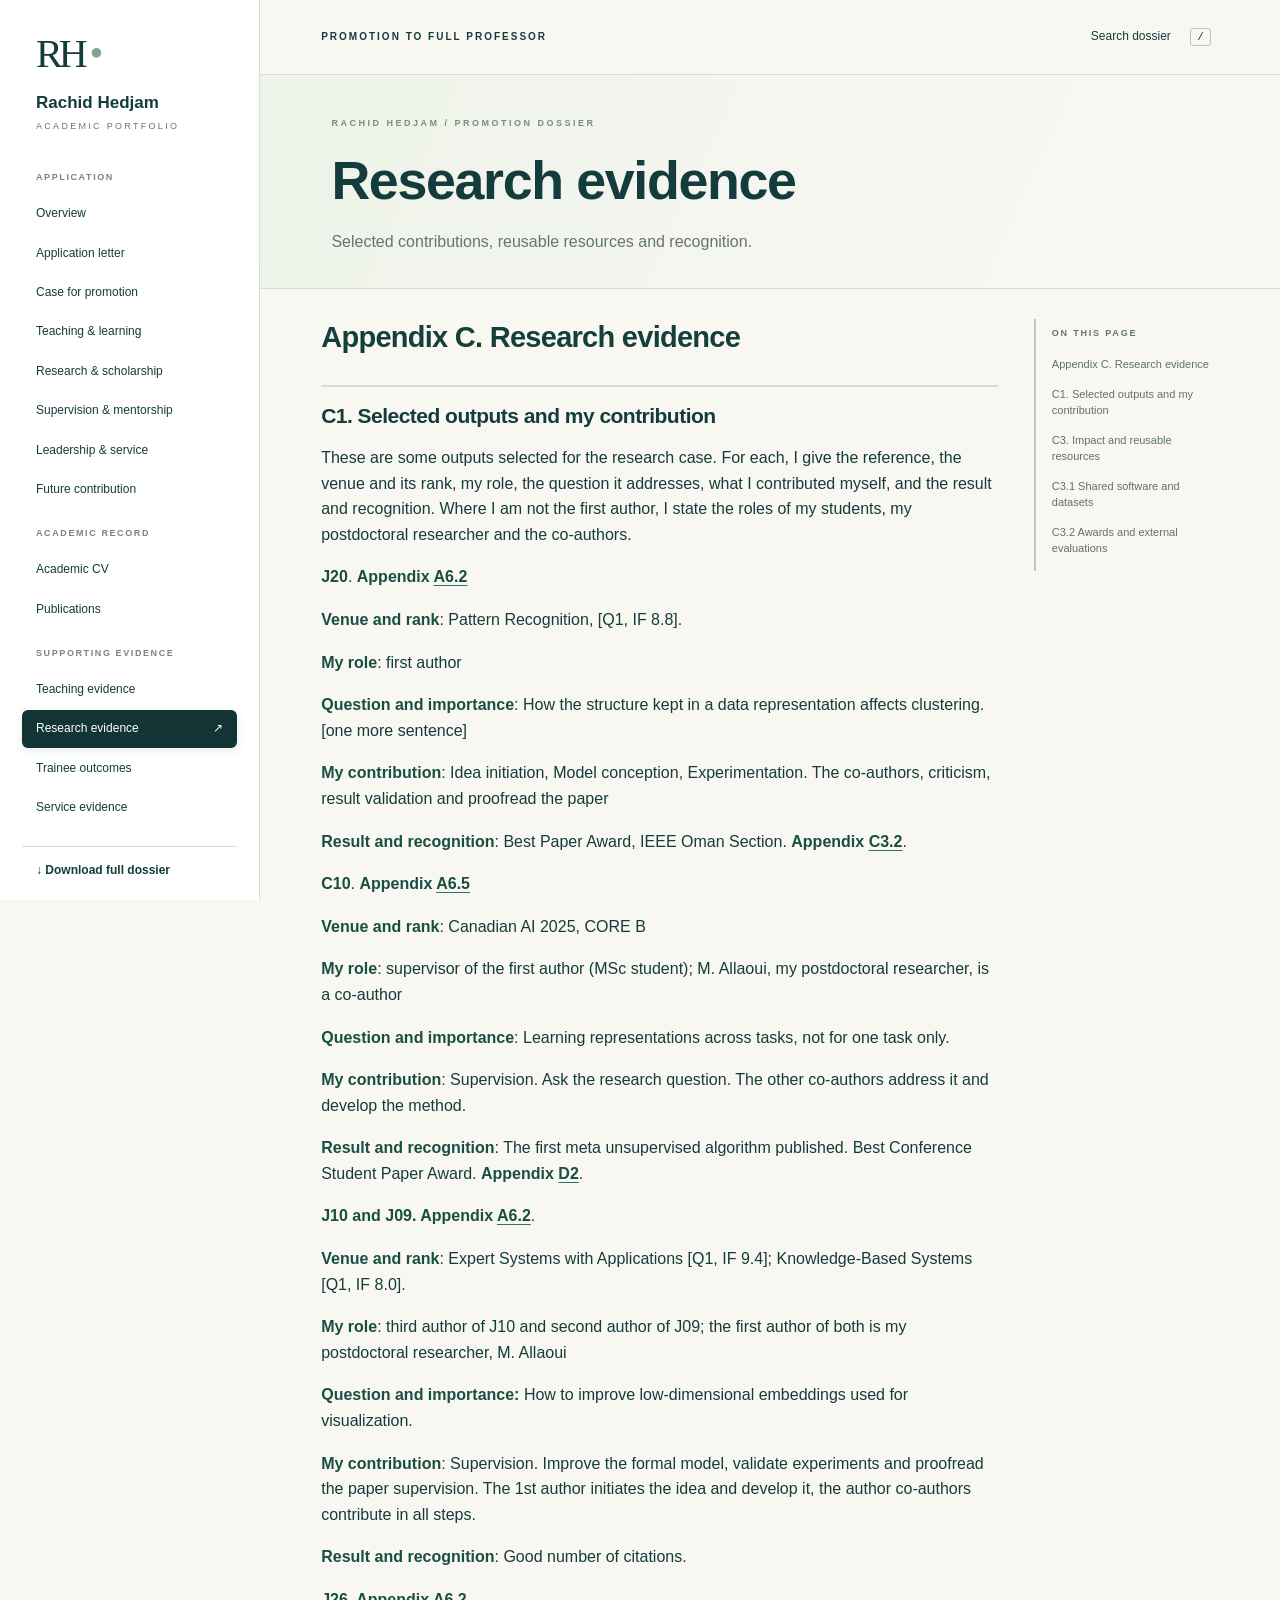
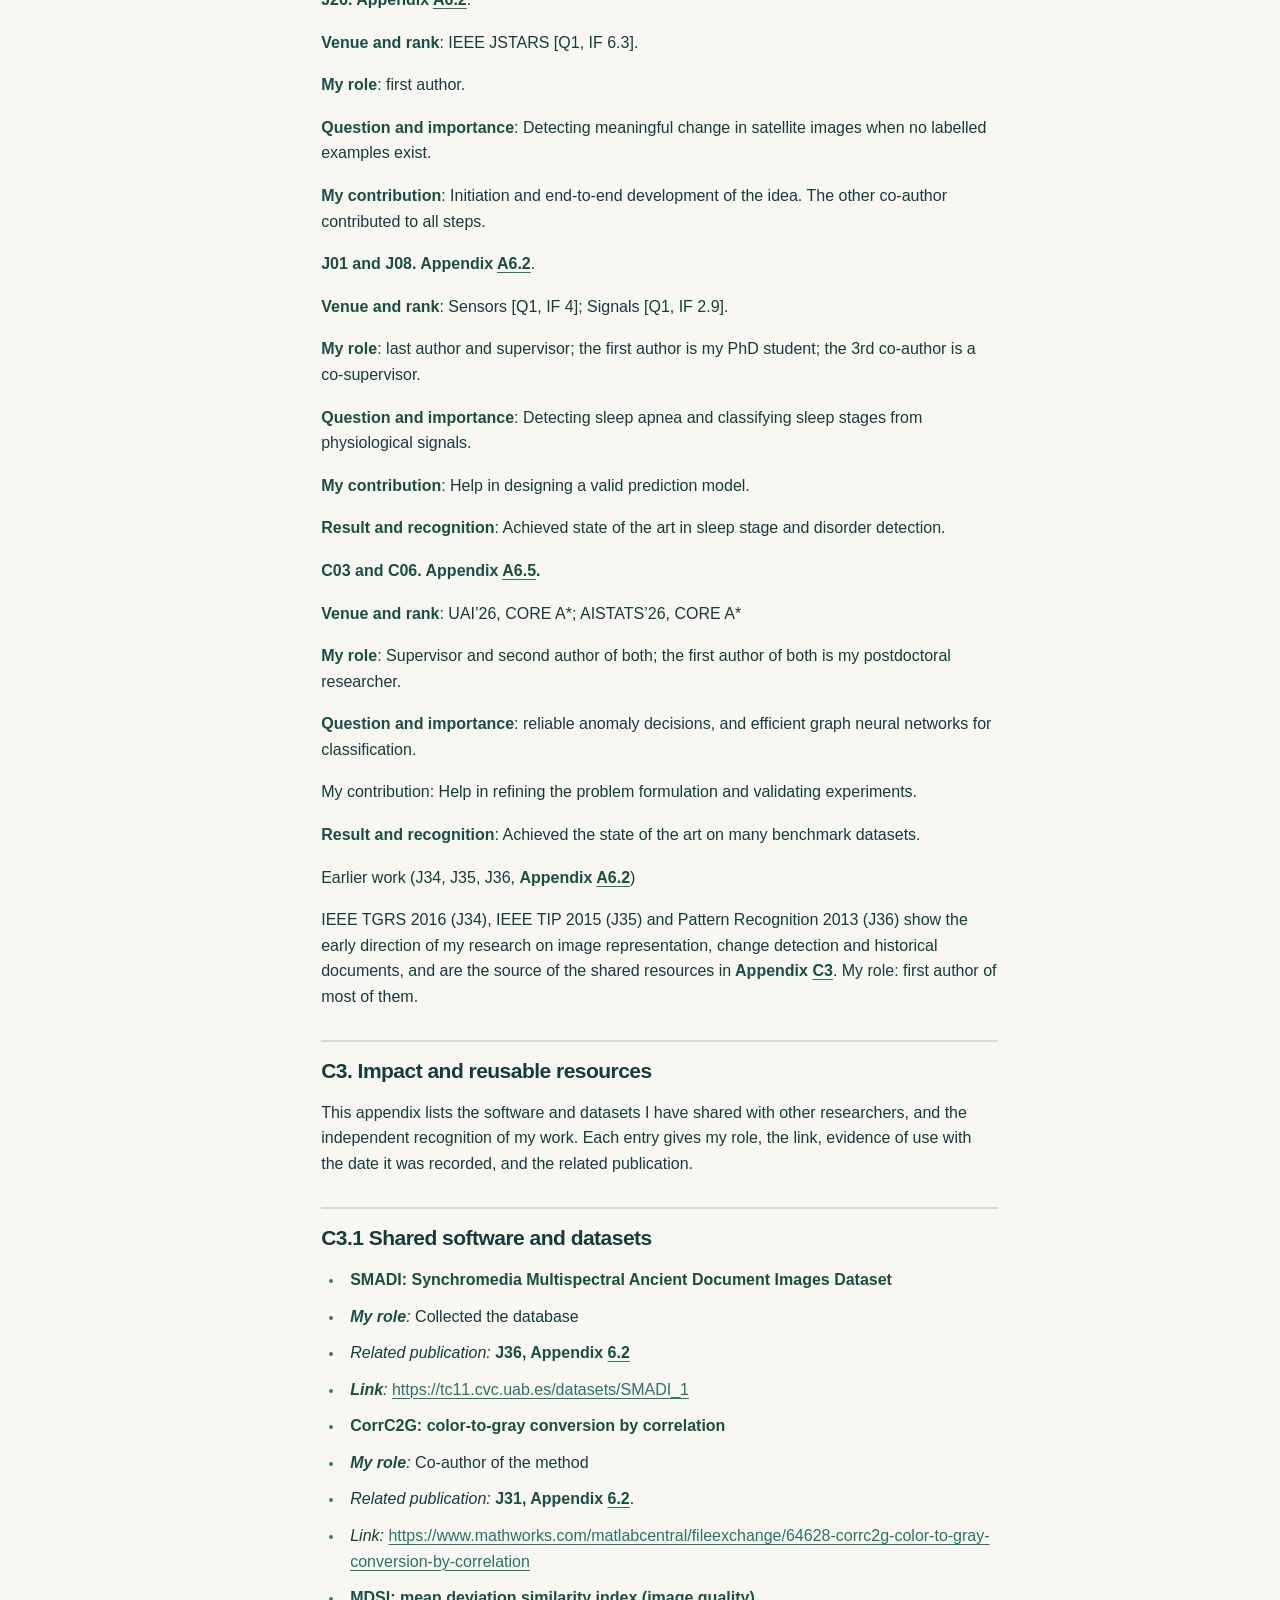
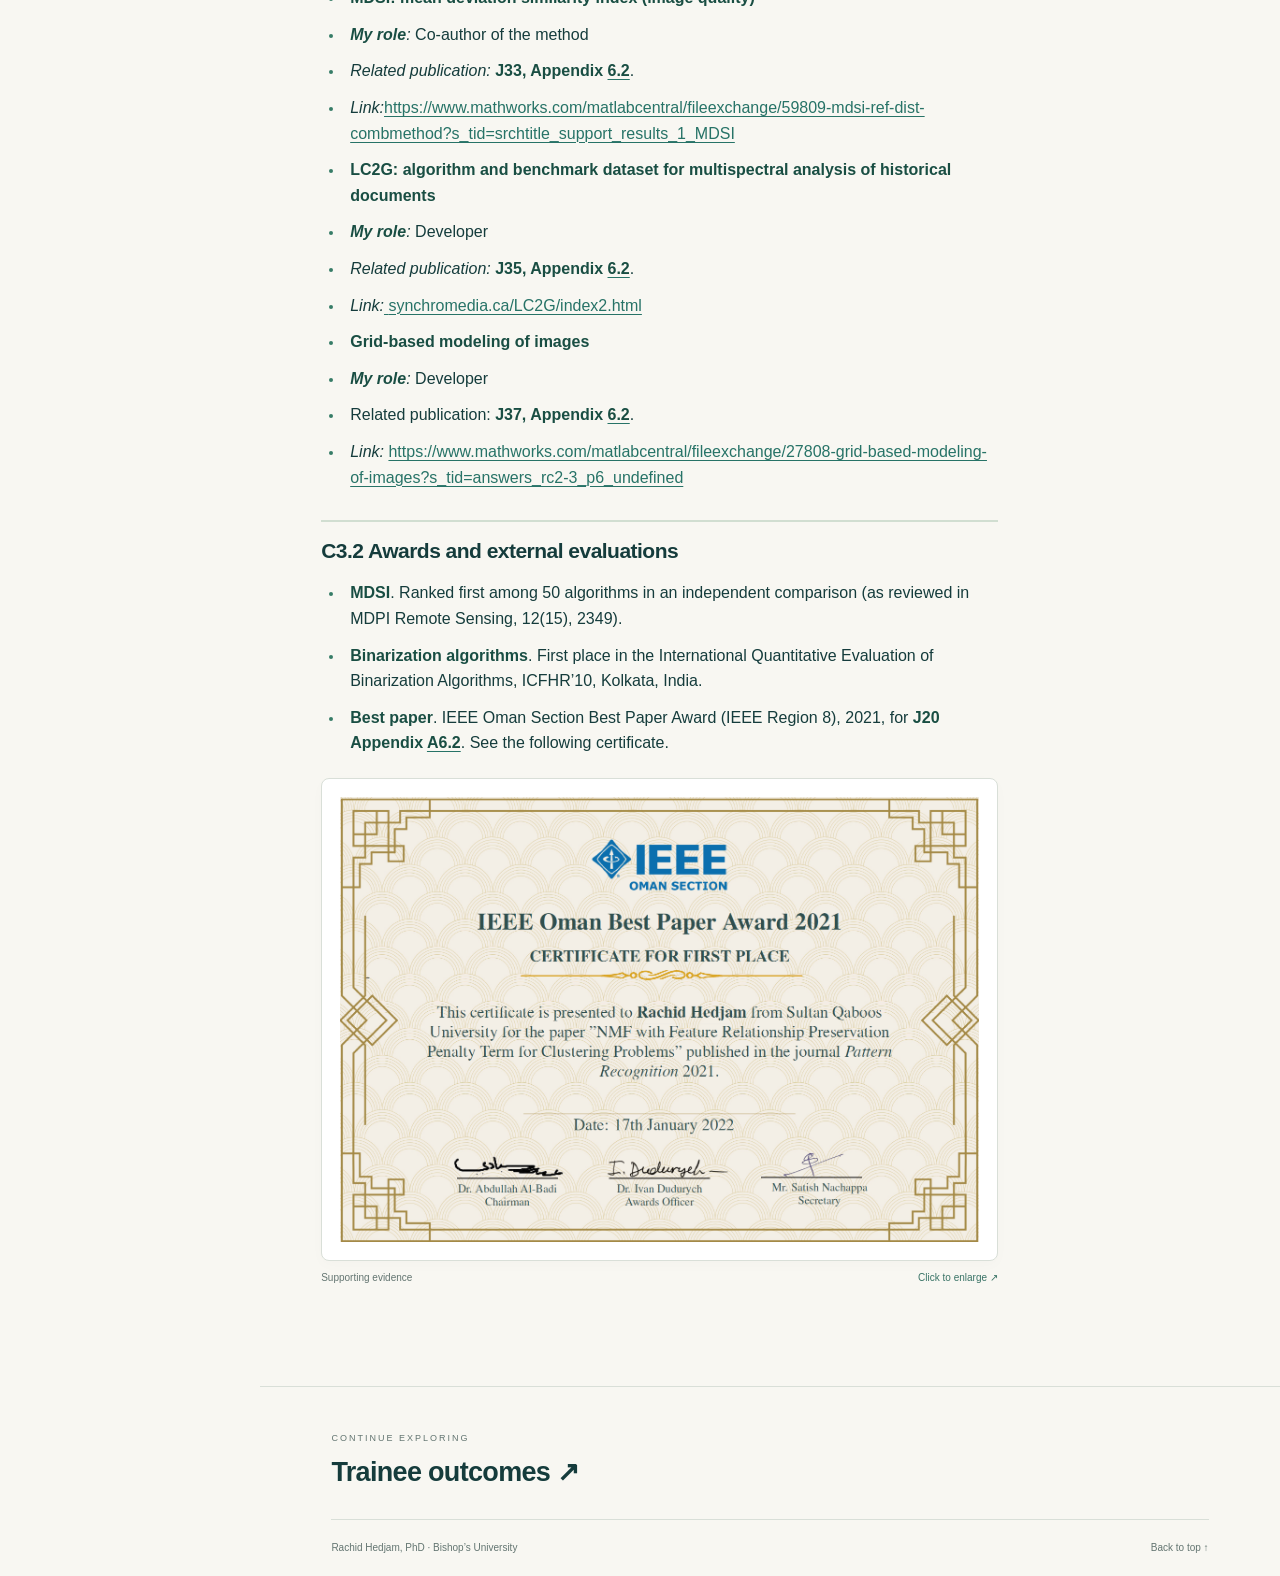
<file: research-evidence.html>
<!DOCTYPE html>
<html lang="en"><head><meta charset="utf-8"><meta name="viewport" content="width=device-width,initial-scale=1"><meta name="description" content="Selected contributions, reusable resources and recognition."><title>Research evidence · Rachid Hedjam</title><link rel="stylesheet" href="assets/style.css"><script src="assets/app.js" defer></script></head><body>
<a class="skip" href="#main">Skip to content</a><div id="progress"></div>
<aside class="sidebar" id="navigation"><a class="brand" href="index.html"><span class="monogram">RH<span>•</span></span><strong>Rachid Hedjam</strong><small>ACADEMIC PORTFOLIO</small></a><nav><div class="nav-group"><span>APPLICATION</span><a href="index.html"><span>Overview</span><span class="nav-arrow">↗</span></a><a href="letter.html"><span>Application letter</span><span class="nav-arrow">↗</span></a><a href="case.html"><span>Case for promotion</span><span class="nav-arrow">↗</span></a><a href="teaching.html"><span>Teaching &amp; learning</span><span class="nav-arrow">↗</span></a><a href="research.html"><span>Research &amp; scholarship</span><span class="nav-arrow">↗</span></a><a href="supervision.html"><span>Supervision &amp; mentorship</span><span class="nav-arrow">↗</span></a><a href="service.html"><span>Leadership &amp; service</span><span class="nav-arrow">↗</span></a><a href="future.html"><span>Future contribution</span><span class="nav-arrow">↗</span></a></div><div class="nav-group"><span>ACADEMIC RECORD</span><a href="cv.html"><span>Academic CV</span><span class="nav-arrow">↗</span></a><a href="publications.html"><span>Publications</span><span class="nav-arrow">↗</span></a></div><div class="nav-group"><span>SUPPORTING EVIDENCE</span><a href="teaching-evidence.html"><span>Teaching evidence</span><span class="nav-arrow">↗</span></a><a aria-current="page" href="research-evidence.html"><span>Research evidence</span><span class="nav-arrow">↗</span></a><a href="trainee-evidence.html"><span>Trainee outcomes</span><span class="nav-arrow">↗</span></a><a href="service-evidence.html"><span>Service evidence</span><span class="nav-arrow">↗</span></a></div></nav><a class="download" href="assets/Hedjam_Promotion_Dossier.docx" download>↓ Download full dossier</a><div class="side-foot">Bishop’s University<br>Sherbrooke, Québec</div></aside>
<div class="site"><header class="topbar"><button id="menu" aria-label="Open navigation" aria-expanded="false">☰</button><span>PROMOTION TO FULL PROFESSOR</span><button class="search-open" aria-label="Search dossier">Search dossier <kbd>/</kbd></button></header>
<main id="main"><div class="page-head"><div class="eyebrow">RACHID HEDJAM / PROMOTION DOSSIER</div><h1>Research evidence</h1><p>Selected contributions, reusable resources and recognition.</p></div>
<div class="reading-layout"><article class="prose"><h2 id="p896">Appendix C. Research evidence</h2><h3 id="p897">C1.  Selected outputs and my contribution</h3><p class="" id="p898">These are some outputs selected for the research case. For each, I give the reference, the venue and its rank, my role, the question it addresses, what I contributed myself, and the result and recognition. Where I am not the first author, I state the roles of my students, my postdoctoral researcher and the co-authors.</p><p class="" id="p899"><strong>J20</strong>. <strong>Appendix </strong><a href="publications.html#p352"><strong>A</strong><strong>6.2</strong></a></p><p class="" id="p900"><strong>Venue and rank</strong>: Pattern Recognition, [Q1, IF 8.8].</p><p class="" id="p901"><strong>My role</strong>: first author   </p><p class="" id="p902"><strong>Question and importance</strong>: How the structure kept in a data representation affects clustering. [one more sentence]</p><p class="" id="p903"><strong>My contribution</strong>: Idea initiation, Model conception, Experimentation. The co-authors, criticism, result validation and proofread the paper</p><p class="" id="p904"><strong>Result and recognition</strong>: Best Paper Award, IEEE Oman Section. <strong>Appendix </strong><a href="research-evidence.html#p967"><strong>C</strong><strong>3</strong><strong>.2</strong></a>.</p><p class="" id="p906"><strong>C10</strong>. <strong>Appendix </strong><a href="publications.html#p395"><strong>A6.5</strong></a></p><p class="" id="p907"><strong>Venue and rank</strong>: Canadian AI 2025, CORE B   </p><p class="" id="p908"><strong>My role</strong>: supervisor of the first author (MSc student); M. Allaoui, my postdoctoral researcher, is a co-author   </p><p class="" id="p909"><strong>Question and importance</strong>: Learning representations across tasks, not for one task only. </p><p class="" id="p910"><strong>My contribution</strong>: Supervision. Ask the research question. The other co-authors address it and develop the method.</p><p class="" id="p911"><strong>Result and recognition</strong>: The first meta unsupervised algorithm published. Best Conference Student Paper Award. <strong>Appendix </strong><a href="trainee-evidence.html#p990"><strong>D2</strong></a>.</p><p class="" id="p913"><strong>J10</strong><strong> and J09</strong><strong>. </strong><strong>Appendix </strong><a href="publications.html#p352"><strong>A</strong><strong>6.2</strong></a>.</p><p class="" id="p914"><strong>Venue and rank</strong>: Expert Systems with Applications [Q1, IF 9.4]; Knowledge-Based Systems [Q1, IF 8.0].</p><p class="" id="p915"><strong>My role</strong>: third author of J10 and second author of J09; the first author of both is my postdoctoral researcher, M. Allaoui   </p><p class="" id="p916"><strong>Question and importance:</strong> How to improve low-dimensional embeddings used for visualization.</p><p class="" id="p917"><strong>My contribution</strong>: Supervision. Improve the formal model, validate experiments and proofread the paper supervision. The 1st author initiates the idea and develop it, the author co-authors contribute in all steps.</p><p class="" id="p918"><strong>Result and recognition</strong>: Good number of citations.</p><p class="" id="p920"><strong>J26. </strong><strong>Appendix </strong><a href="publications.html#p352"><strong>A</strong><strong>6.2</strong></a>.</p><p class="" id="p921"><strong>Venue and rank</strong>: IEEE JSTARS [Q1, IF 6.3].</p><p class="" id="p922"><strong>My role</strong>: first author.</p><p class="" id="p923"><strong>Question and importance</strong>: Detecting meaningful change in satellite images when no labelled examples exist. </p><p class="" id="p924"><strong>My contribution</strong>: Initiation and end-to-end development of the idea. The other co-author contributed to all steps.</p><p class="" id="p926"><strong>J01</strong><strong> and J08. Appendix </strong><a href="publications.html#p352"><strong>A6.2</strong></a>.</p><p class="" id="p927"><strong>Venue and rank</strong>: Sensors [Q1, IF 4]; Signals [Q1, IF 2.9].</p><p class="" id="p928"><strong>My role</strong>: last author and supervisor; the first author is my PhD student; the 3rd co-author is a co-supervisor.   </p><p class="" id="p929"><strong>Question and importance</strong>: Detecting sleep apnea and classifying sleep stages from physiological signals. </p><p class="" id="p930"><strong>My contribution</strong>: Help in designing a valid prediction model. </p><p class="" id="p931"><strong>Result and recognition</strong>: Achieved state of the art in sleep stage and disorder detection.</p><p class="" id="p933"><strong>C03</strong><strong> and C06. Appendix </strong><a href="publications.html#p395"><strong>A</strong><strong>6.5</strong></a><strong>. </strong></p><p class="" id="p934"><strong>Venue and rank</strong>: UAI’26, CORE A*; AISTATS’26, CORE A*</p><p class="" id="p935"><strong>My role</strong>: Supervisor and second author of both; the first author of both is my postdoctoral researcher. </p><p class="" id="p936"><strong>Question and importance</strong>: reliable anomaly decisions, and efficient graph neural networks for classification.</p><p class="" id="p937">My contribution: Help in refining the problem formulation and validating experiments.</p><p class="" id="p938"><strong>Result and recognition</strong>: Achieved the state of the art on many benchmark datasets. </p><p class="" id="p940">Earlier work (J34, J35, J36, <strong>Appendix </strong><a href="publications.html#p352"><strong>A6.2</strong></a>)</p><p class="" id="p941">IEEE TGRS 2016 (J34), IEEE TIP 2015 (J35) and Pattern Recognition 2013 (J36) show the early direction of my research on image representation, change detection and historical documents, and are the source of the shared resources in<strong> </strong><strong>Appendix </strong><a href="research-evidence.html#p942"><strong>C</strong><strong>3</strong></a>. My role: first author of most of them.</p><h3 id="p942">C3. Impact and reusable resources</h3><p class="" id="p943">This appendix lists the software and datasets I have shared with other researchers, and the independent recognition of my work. Each entry gives my role, the link, evidence of use with the date it was recorded, and the related publication.</p><h3 id="p944">C3.1 Shared software and datasets</h3><ul class="dossier-list"><li class="" id="p945"><strong>SMADI: </strong><strong>Synchromedia</strong><strong> Multispectral Ancient Document Images </strong><strong>Dataset</strong><strong> </strong></li><li class="" id="p946"><em><strong>My role</strong></em><em>: </em>Collected the database </li><li class="" id="p947"><em>Related publication:</em> <strong>J3</strong><strong>6</strong><strong>, Appendix </strong><a href="publications.html#p352"><strong>6.2</strong></a></li><li class="" id="p948"><em><strong>Link</strong></em><em>: </em><a href="https://tc11.cvc.uab.es/datasets/SMADI_1">https://tc11.cvc.uab.es/datasets/SMADI_1</a></li><li class="" id="p949"><strong>CorrC2G: color-to-gray conversion by correlation</strong></li><li class="" id="p950"><em><strong>My role</strong></em><em>: </em>Co-author of the method</li><li class="" id="p951"><em>Related publication: </em><strong>J31</strong><strong>, Appendix </strong><a href="publications.html#p352"><strong>6.2</strong></a>.</li><li class="" id="p952"><em>Link:</em><em> </em><a href="https://www.mathworks.com/matlabcentral/fileexchange/64628-corrc2g-color-to-gray-conversion-by-correlation">https://www.mathworks.com/matlabcentral/fileexchange/64628-corrc2g-color-to-gray-conversion-by-correlation</a></li><li class="" id="p953"><strong>MDSI: mean deviation similarity index (image quality)</strong></li><li class="" id="p954"><em><strong>My role</strong></em><em>: </em>Co-author of the method</li><li class="" id="p955"><em>Related publication: </em><strong>J33</strong><strong>, Appendix </strong><a href="publications.html#p352"><strong>6.2</strong></a>.</li><li class="" id="p956"><em>Link</em><em>:</em><a href="https://www.mathworks.com/matlabcentral/fileexchange/59809-mdsi-ref-dist-combmethod?s_tid=srchtitle_support_results_1_MDSI">https://www.mathworks.com/matlabcentral/fileexchange/59809-mdsi-ref-dist-combmethod?s_tid=srchtitle_support_results_1_MDSI</a></li><li class="" id="p957"><strong>LC2G: algorithm and benchmark dataset for multispectral analysis of historical documents</strong></li><li class="" id="p958"><em><strong>My role</strong></em><em>: </em>Developer</li><li class="" id="p959"><em>Related publication: </em><strong>J35</strong><strong>, Appendix </strong><a href="publications.html#p352"><strong>6.2</strong></a>.</li><li class="" id="p960"><em>Link:</em><a href="https://synchromedia.ca/LC2G/index2.html"><em> </em>synchromedia.ca/LC2G/index2.html</a> </li><li class="" id="p962"><strong>Grid-based modeling of images</strong></li><li class="" id="p963"><em><strong>My role</strong></em><em>: </em>Developer</li><li class="" id="p964">Related publication: <strong>J3</strong><strong>7, Appendix </strong><a href="publications.html#p352"><strong>6.2</strong></a>.</li><li class="" id="p965"><em>Link:</em><em> </em><a href="https://www.mathworks.com/matlabcentral/fileexchange/27808-grid-based-modeling-of-images?s_tid=answers_rc2-3_p6_undefined">https://www.mathworks.com/matlabcentral/fileexchange/27808-grid-based-modeling-of-images?s_tid=answers_rc2-3_p6_undefined</a></li></ul><h3 id="p967">C3.2 Awards and external evaluations</h3><ul class="dossier-list"><li class="" id="p968"><strong>MDSI</strong>. Ranked first among 50 algorithms in an independent comparison (as reviewed in MDPI Remote Sensing, 12(15), 2349). </li><li class="" id="p969"><strong>Binarization algorithms</strong>. First place in the International Quantitative Evaluation of Binarization Algorithms, ICFHR’10, Kolkata, India.</li><li class="" id="p970"><strong>Best paper</strong>. IEEE Oman Section Best Paper Award (IEEE Region 8), 2021, for <strong>J20</strong> <strong>Appendix </strong><a href="publications.html#p352"><strong>A6.2</strong></a>. See the following certificate.</li></ul><figure class="exhibit"><button class="image-button" data-image="assets/image-37.png" aria-label="Enlarge supporting document"><img loading="lazy" src="assets/image-37.png" alt="Supporting document from the promotion dossier"></button><figcaption>Supporting evidence <span>Click to enlarge ↗</span></figcaption></figure></article><aside class="on-page"><span>ON THIS PAGE</span><a href="#p896">Appendix C. Research evidence</a><a href="#p897">C1.  Selected outputs and my contribution</a><a href="#p942">C3. Impact and reusable resources</a><a href="#p944">C3.1 Shared software and datasets</a><a href="#p967">C3.2 Awards and external evaluations</a></aside></div>
<footer><a class="next-page" href="trainee-evidence.html"><span>CONTINUE EXPLORING</span><strong>Trainee outcomes ↗</strong></a><div class="footer-bottom"><span>Rachid Hedjam, PhD · Bishop’s University</span><a href="#main">Back to top ↑</a></div></footer></main></div>
<dialog id="search-dialog"><div class="dialog-top"><label for="search-input">Search the dossier</label><button data-close aria-label="Close search">×</button></div><input id="search-input" type="search" placeholder="Try teaching philosophy, publications, SQU…" autocomplete="off"><div id="search-results" aria-live="polite">Search across the application and evidence.</div></dialog>
<dialog id="image-dialog"><button data-close aria-label="Close image">×</button><img alt="Enlarged supporting evidence"></dialog>
</body></html>
</file>
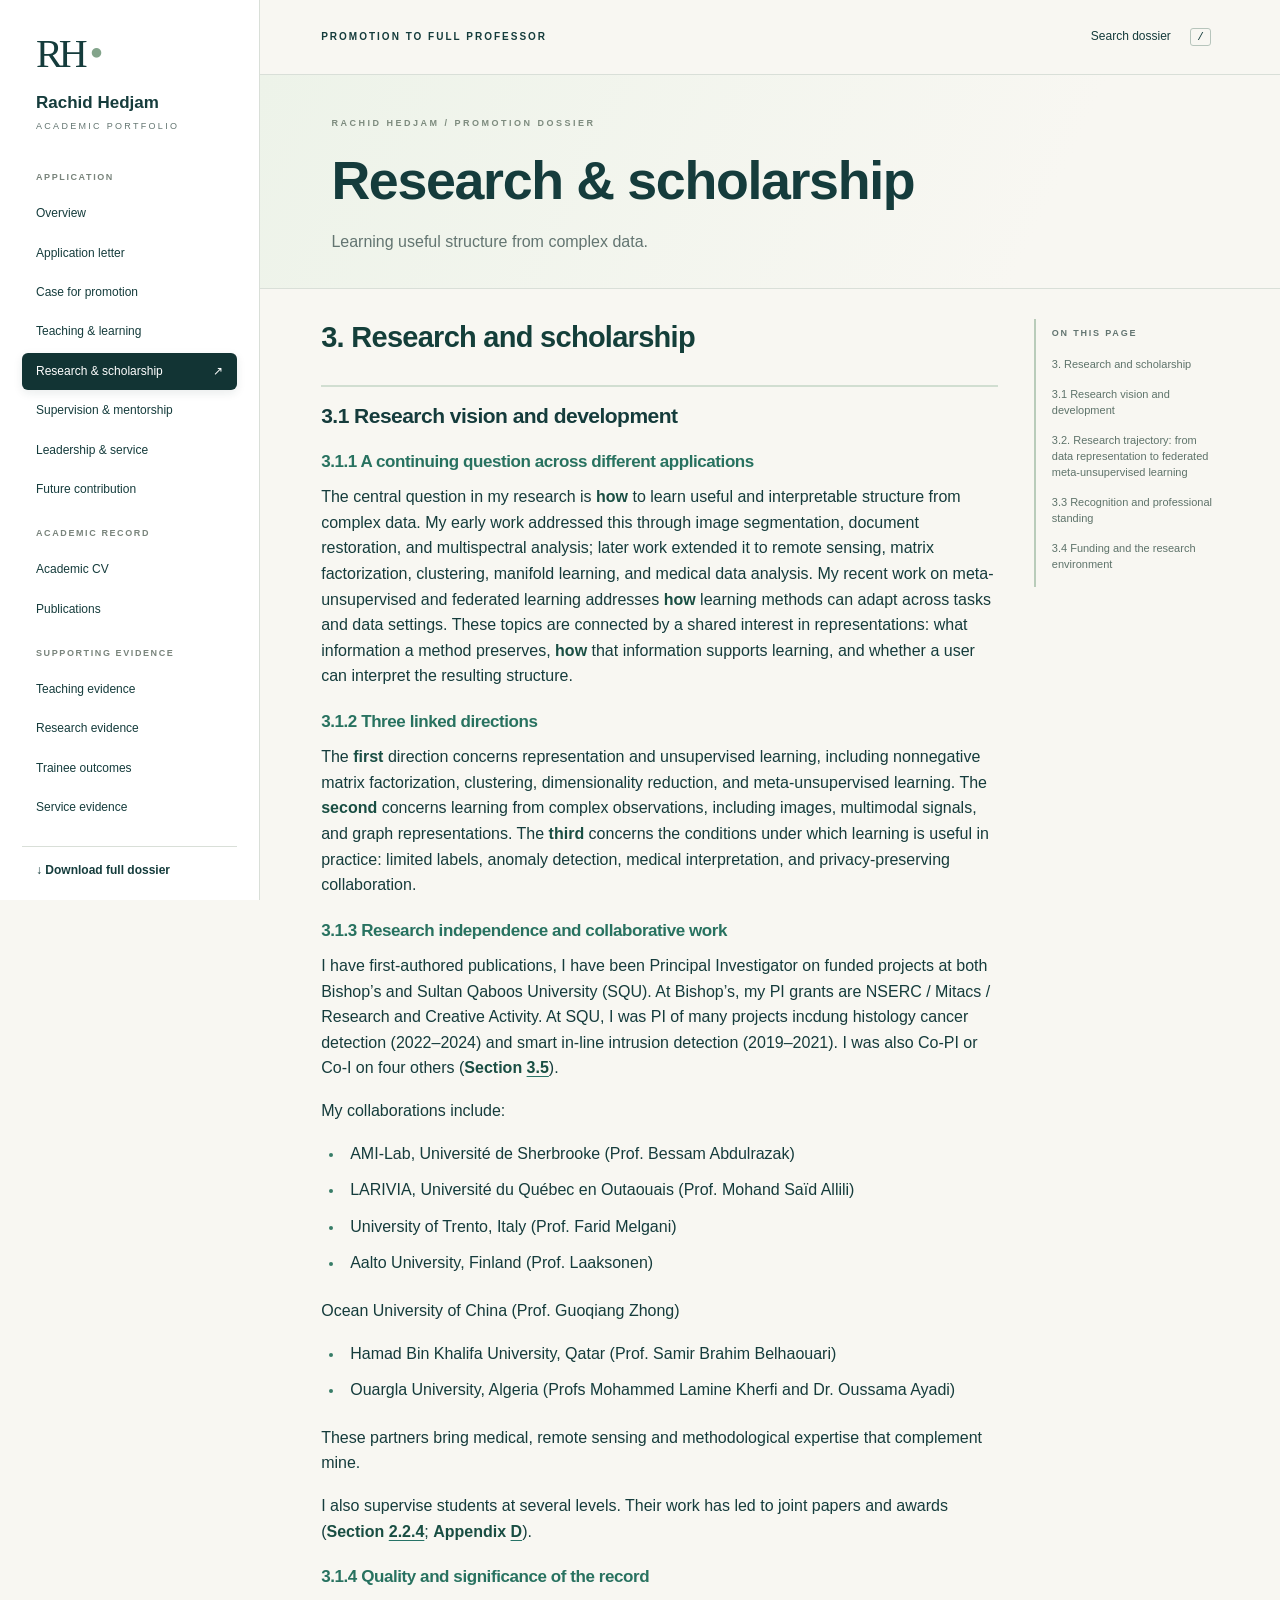
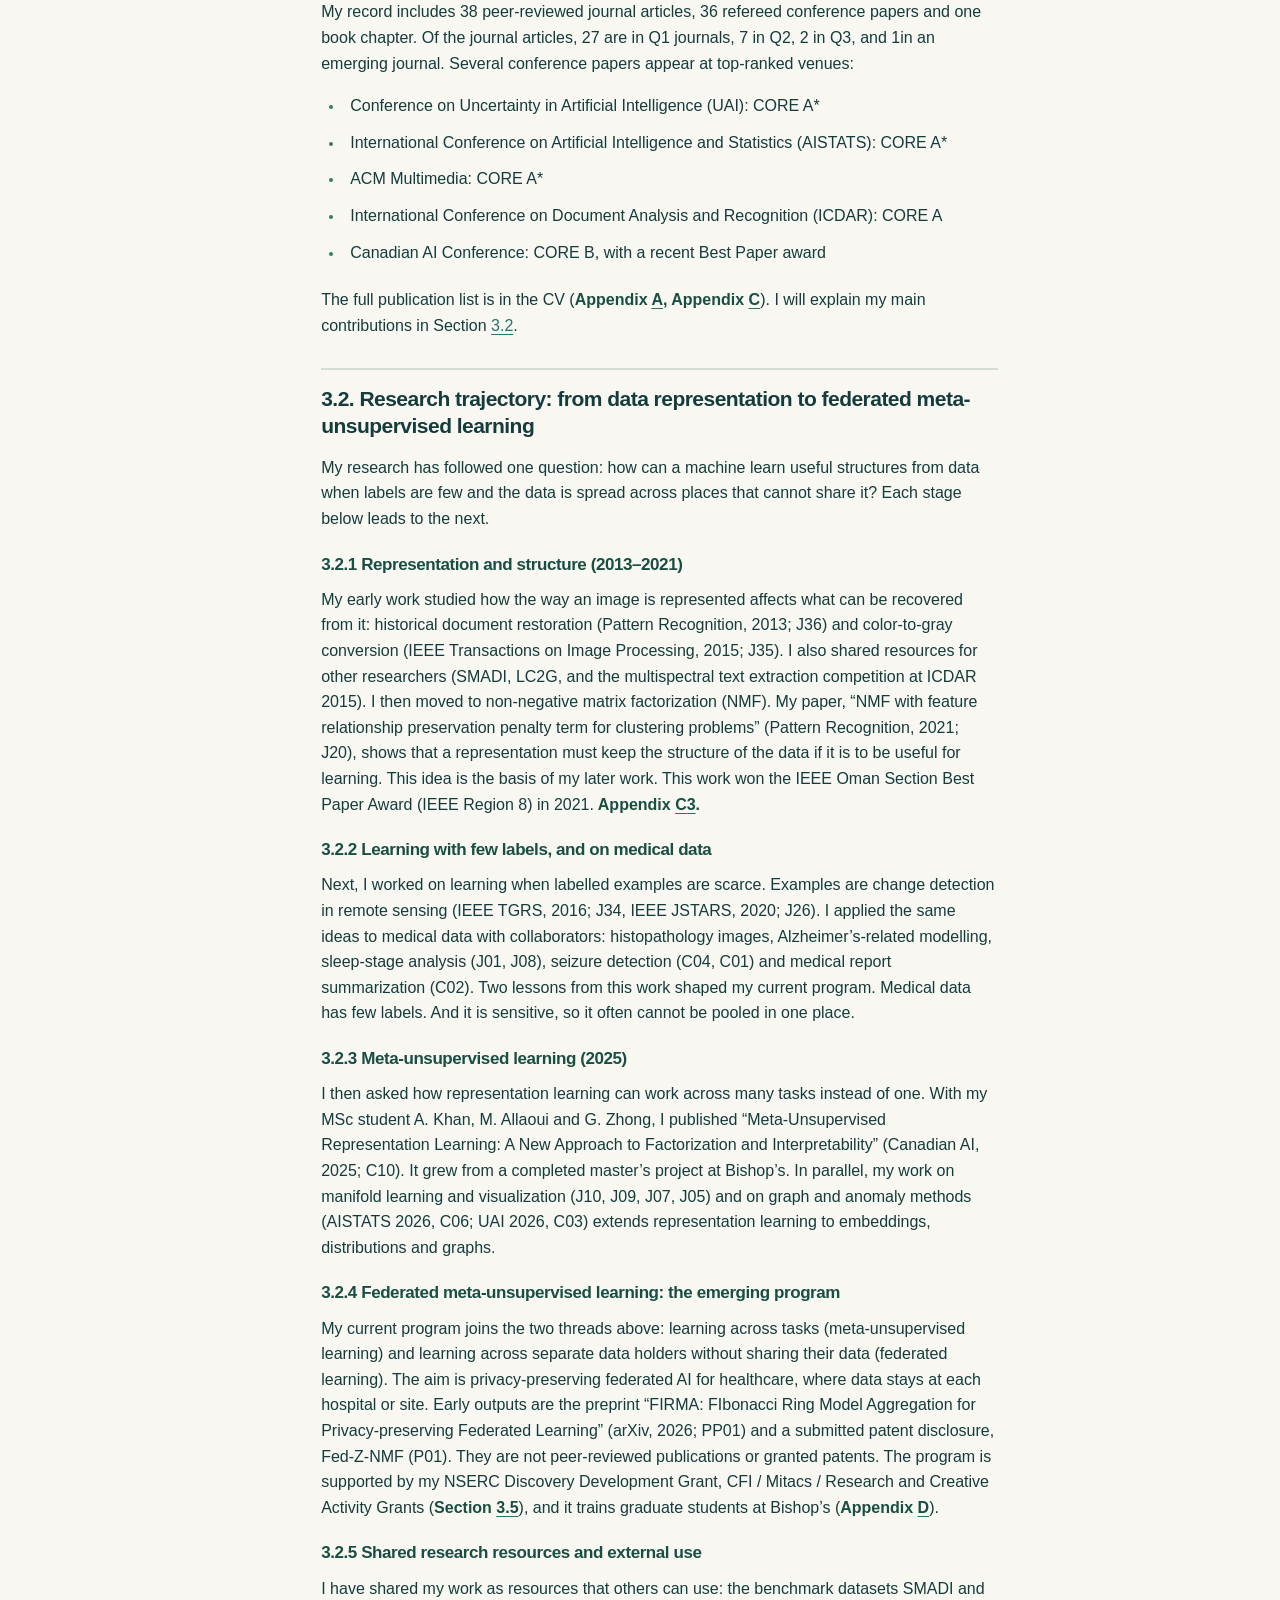
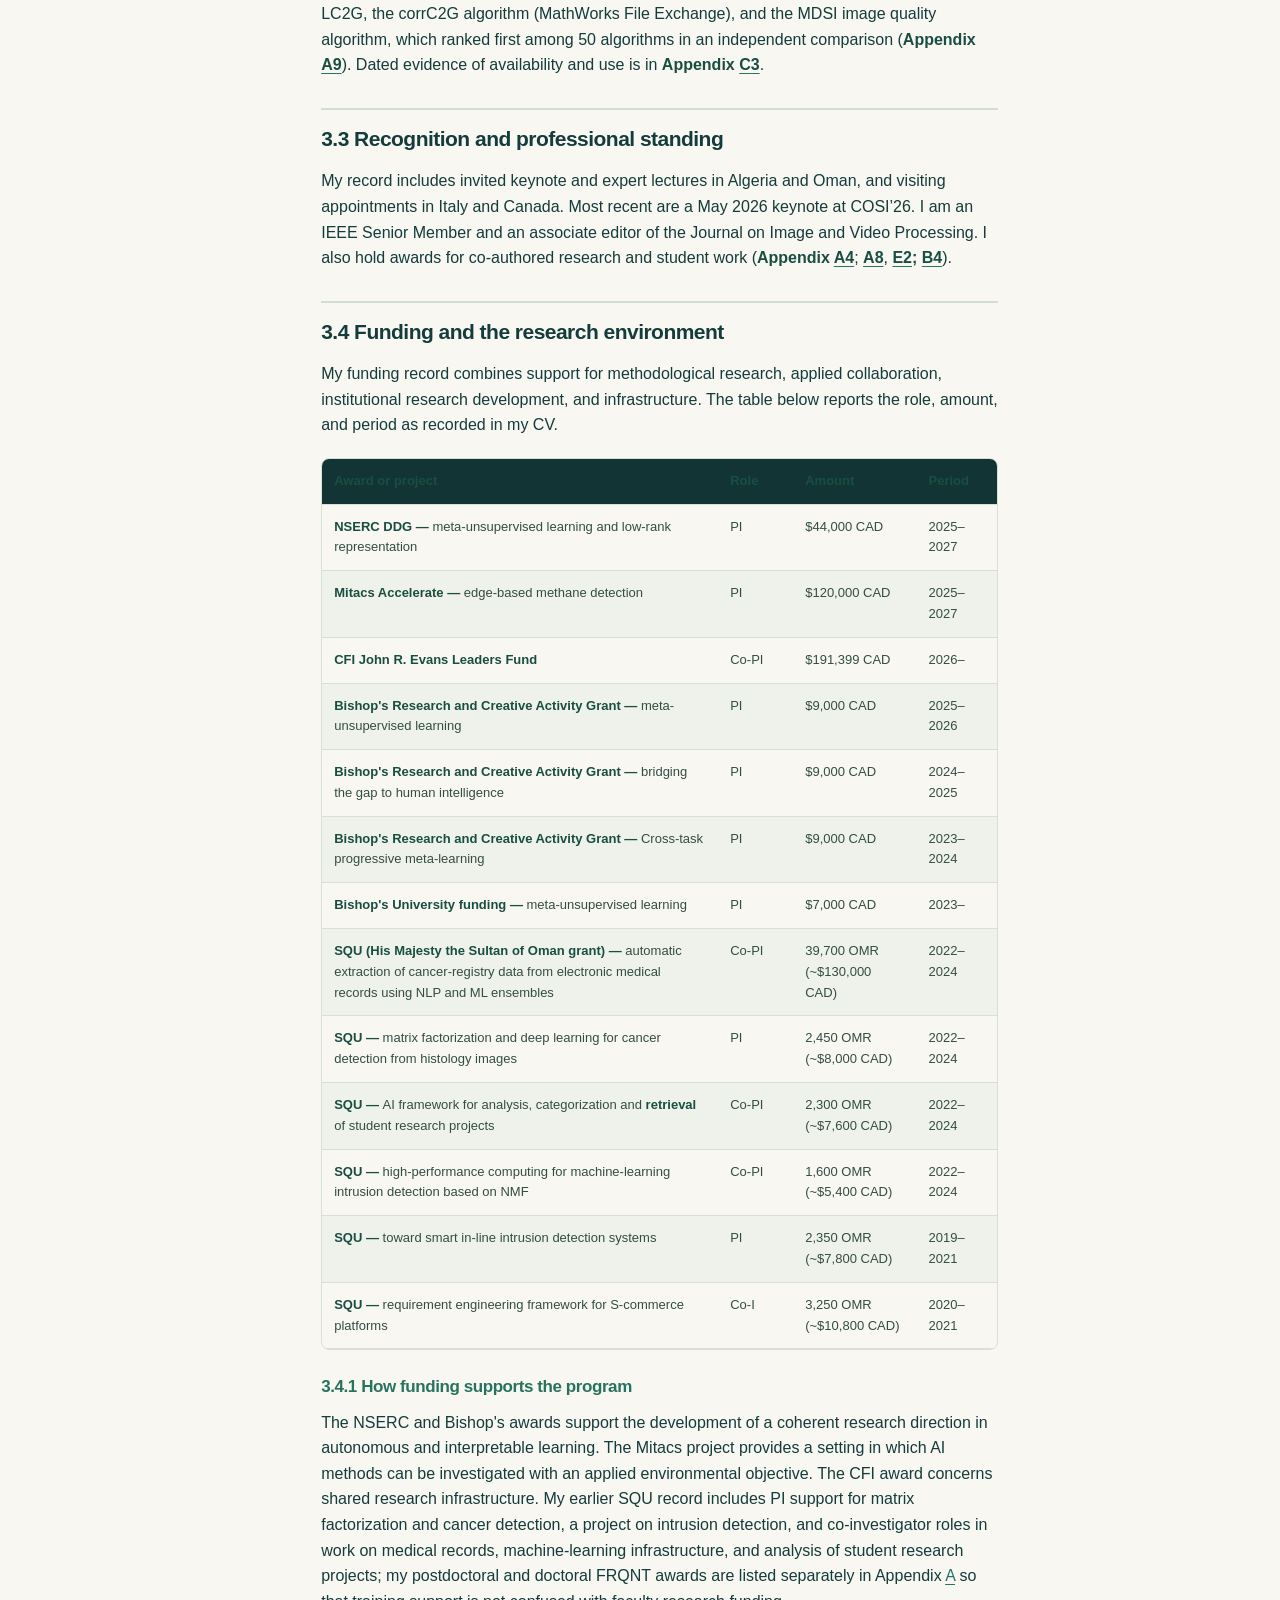
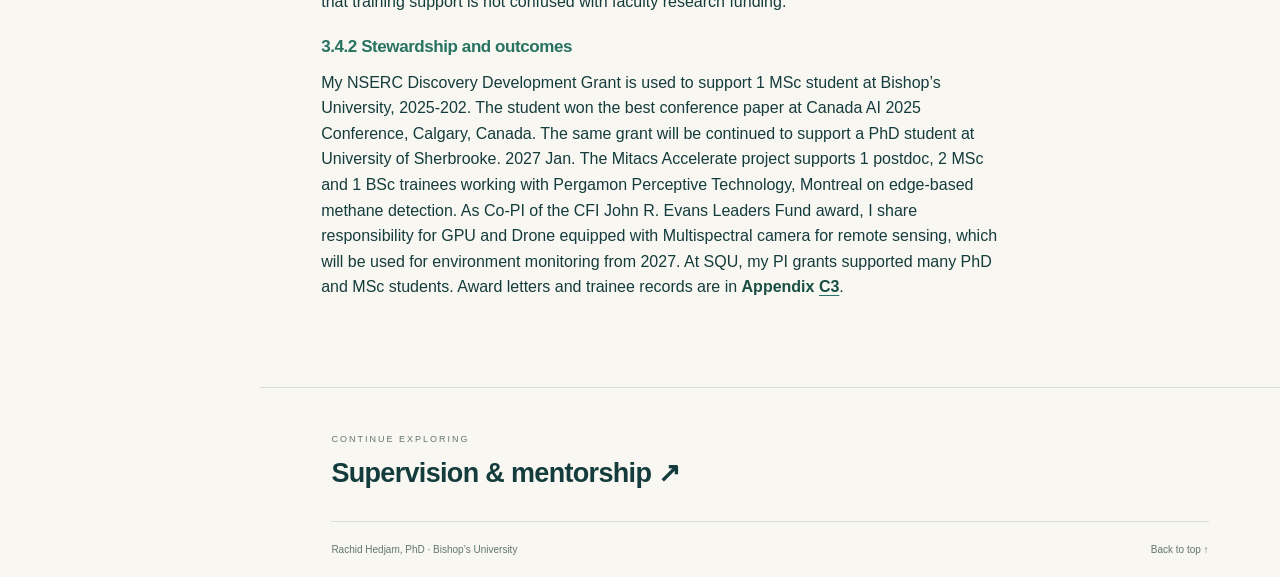
<file: research.html>
<!DOCTYPE html>
<html lang="en"><head><meta charset="utf-8"><meta name="viewport" content="width=device-width,initial-scale=1"><meta name="description" content="Learning useful structure from complex data."><title>Research &amp; scholarship · Rachid Hedjam</title><link rel="stylesheet" href="assets/style.css"><script src="assets/app.js" defer></script></head><body>
<a class="skip" href="#main">Skip to content</a><div id="progress"></div>
<aside class="sidebar" id="navigation"><a class="brand" href="index.html"><span class="monogram">RH<span>•</span></span><strong>Rachid Hedjam</strong><small>ACADEMIC PORTFOLIO</small></a><nav><div class="nav-group"><span>APPLICATION</span><a href="index.html"><span>Overview</span><span class="nav-arrow">↗</span></a><a href="letter.html"><span>Application letter</span><span class="nav-arrow">↗</span></a><a href="case.html"><span>Case for promotion</span><span class="nav-arrow">↗</span></a><a href="teaching.html"><span>Teaching &amp; learning</span><span class="nav-arrow">↗</span></a><a aria-current="page" href="research.html"><span>Research &amp; scholarship</span><span class="nav-arrow">↗</span></a><a href="supervision.html"><span>Supervision &amp; mentorship</span><span class="nav-arrow">↗</span></a><a href="service.html"><span>Leadership &amp; service</span><span class="nav-arrow">↗</span></a><a href="future.html"><span>Future contribution</span><span class="nav-arrow">↗</span></a></div><div class="nav-group"><span>ACADEMIC RECORD</span><a href="cv.html"><span>Academic CV</span><span class="nav-arrow">↗</span></a><a href="publications.html"><span>Publications</span><span class="nav-arrow">↗</span></a></div><div class="nav-group"><span>SUPPORTING EVIDENCE</span><a href="teaching-evidence.html"><span>Teaching evidence</span><span class="nav-arrow">↗</span></a><a href="research-evidence.html"><span>Research evidence</span><span class="nav-arrow">↗</span></a><a href="trainee-evidence.html"><span>Trainee outcomes</span><span class="nav-arrow">↗</span></a><a href="service-evidence.html"><span>Service evidence</span><span class="nav-arrow">↗</span></a></div></nav><a class="download" href="assets/Hedjam_Promotion_Dossier.docx" download>↓ Download full dossier</a><div class="side-foot">Bishop’s University<br>Sherbrooke, Québec</div></aside>
<div class="site"><header class="topbar"><button id="menu" aria-label="Open navigation" aria-expanded="false">☰</button><span>PROMOTION TO FULL PROFESSOR</span><button class="search-open" aria-label="Search dossier">Search dossier <kbd>/</kbd></button></header>
<main id="main"><div class="page-head"><div class="eyebrow">RACHID HEDJAM / PROMOTION DOSSIER</div><h1>Research &amp; scholarship</h1><p>Learning useful structure from complex data.</p></div>
<div class="reading-layout"><article class="prose"><h2 id="p188">3. Research and scholarship</h2><h3 id="p189">3.1 Research vision and development</h3><h4 id="p190">3.1.1 A continuing question across different applications</h4><p class="" id="p191">The central question in my research is <strong>how</strong> to learn useful and interpretable structure from complex data. My early work addressed this through image segmentation, document restoration, and multispectral analysis; later work extended it to remote sensing, matrix factorization, clustering, manifold learning, and medical data analysis. My recent work on meta-unsupervised and federated learning addresses <strong>how</strong> learning methods can adapt across tasks and data settings. These topics are connected by a shared interest in representations: what information a method preserves, <strong>how</strong> that information supports learning, and whether a user can interpret the resulting structure.</p><h4 id="p192">3.1.2 Three linked directions</h4><p class="" id="p193">The <strong>first</strong> direction concerns representation and unsupervised learning, including nonnegative matrix factorization, clustering, dimensionality reduction, and meta-unsupervised learning. The <strong>second</strong> concerns learning from complex observations, including images, multimodal signals, and graph representations. The <strong>third</strong> concerns the conditions under which learning is useful in practice: limited labels, anomaly detection, medical interpretation, and privacy-preserving collaboration.</p><h4 id="p194">3.1.3 Research independence and collaborative work</h4><p class="" id="p195">I have first-authored publications, I have been Principal Investigator on funded projects at both Bishop’s and Sultan Qaboos University (SQU). At Bishop’s, my PI grants are NSERC / Mitacs / Research and Creative Activity. At SQU, I was PI of many projects incdung histology cancer detection (2022–2024) and smart in-line intrusion detection (2019–2021). I was also Co-PI or Co-I on four others (<strong>Section </strong><a href="research.html#p188"><strong>3.5</strong></a>).</p><p class="" id="p196">My collaborations include:</p><ul class="dossier-list"><li class="" id="p197">AMI-Lab, Université de Sherbrooke (Prof. Bessam Abdulrazak)</li><li class="" id="p198">LARIVIA, Université du Québec en Outaouais (Prof. Mohand Saïd Allili)</li><li class="" id="p199">University of Trento, Italy (Prof. Farid Melgani)</li><li class="" id="p200">Aalto University, Finland (Prof. Laaksonen)</li></ul><p class="" id="p201">Ocean University of China (Prof. Guoqiang Zhong)</p><ul class="dossier-list"><li class="" id="p202">Hamad Bin Khalifa University, Qatar (Prof. Samir Brahim Belhaouari)</li><li class="" id="p203">Ouargla University, Algeria (Profs Mohammed Lamine Kherfi and Dr. Oussama Ayadi)</li></ul><p class="" id="p205">These partners bring medical, remote sensing and methodological expertise that complement mine.</p><p class="" id="p207">I also supervise students at several levels. Their work has led to joint papers and awards (<strong>Section </strong><a href="teaching.html#p152"><strong>2.2.4</strong></a>; <strong>Appendix </strong><a href="trainee-evidence.html#p981"><strong>D</strong></a>).</p><h4 id="p208">3.1.4 Quality and significance of the record</h4><p class="" id="p209">My record includes 38 peer-reviewed journal articles, 36 refereed conference papers and one book chapter. Of the journal articles, 27 are in Q1 journals, 7 in Q2, 2 in Q3, and 1in an emerging journal. Several conference papers appear at top-ranked venues:</p><ul class="dossier-list"><li class="" id="p210">Conference on Uncertainty in Artificial Intelligence (UAI): CORE A*</li><li class="" id="p211">International Conference on Artificial Intelligence and Statistics (AISTATS): CORE A*</li><li class="" id="p212">ACM Multimedia: CORE A*</li><li class="" id="p213">International Conference on Document Analysis and Recognition (ICDAR): CORE A</li><li class="" id="p214">Canadian AI Conference: CORE B, with a recent Best Paper award</li></ul><p class="" id="p215">The full publication list is in the CV (<strong>Appendix </strong><a href="cv.html#p288"><strong>A</strong></a><strong>, Appendix </strong><a href="research-evidence.html#p896"><strong>C</strong></a>). I will explain my main contributions in Section <a href="research.html#p216">3.2</a>.</p><h3 id="p216">3.2. Research trajectory: from data representation to federated meta-unsupervised learning </h3><p class="" id="p217">My research has followed one question: how can a machine learn useful structures from data when labels are few and the data is spread across places that cannot share it? Each stage below leads to the next.</p><h4 id="p218"><strong>3.2.1 Representation and structure (2013–2021)</strong></h4><p class="" id="p219">My early work studied how the way an image is represented affects what can be recovered from it: historical document restoration (Pattern Recognition, 2013; J36) and color-to-gray conversion (IEEE Transactions on Image Processing, 2015; J35). I also shared resources for other researchers (SMADI, LC2G, and the multispectral text extraction competition at ICDAR 2015). I then moved to non-negative matrix factorization (NMF). My paper, “NMF with feature relationship preservation penalty term for clustering problems” (Pattern Recognition, 2021; J20), shows that a representation must keep the structure of the data if it is to be useful for learning. This idea is the basis of my later work. This work won the IEEE Oman Section Best Paper Award (IEEE Region 8) in 2021.<strong> Appendix </strong><a href="research-evidence.html#p942"><strong>C</strong><strong>3</strong></a><strong>.</strong></p><h4 id="p220"><strong>3.2.2 Learning with few labels, and on medical data</strong></h4><p class="" id="p221">Next, I worked on learning when labelled examples are scarce. Examples are change detection in remote sensing (IEEE TGRS, 2016; J34, IEEE JSTARS, 2020; J26). I applied the same ideas to medical data with collaborators: histopathology images, Alzheimer’s-related modelling, sleep-stage analysis (J01, J08), seizure detection (C04, C01) and medical report summarization (C02). Two lessons from this work shaped my current program. Medical data has few labels. And it is sensitive, so it often cannot be pooled in one place.</p><h4 id="p222"><strong>3.2.3 Meta-unsupervised learning (2025)</strong></h4><p class="" id="p223">I then asked how representation learning can work across many tasks instead of one. With my MSc student A. Khan, M. Allaoui and G. Zhong, I published “Meta-Unsupervised Representation Learning: A New Approach to Factorization and Interpretability” (Canadian AI, 2025; C10). It grew from a completed master’s project at Bishop’s. In parallel, my work on manifold learning and visualization (J10, J09, J07, J05) and on graph and anomaly methods (AISTATS 2026, C06; UAI 2026, C03) extends representation learning to embeddings, distributions and graphs.</p><h4 id="p224"><strong>3.2.4 Federated meta-unsupervised learning: the emerging program</strong></h4><p class="" id="p225">My current program joins the two threads above: learning across tasks (meta-unsupervised learning) and learning across separate data holders without sharing their data (federated learning). The aim is privacy-preserving federated AI for healthcare, where data stays at each hospital or site. Early outputs are the preprint “FIRMA: FIbonacci Ring Model Aggregation for Privacy-preserving Federated Learning” (arXiv, 2026; PP01) and a submitted patent disclosure, Fed-Z-NMF (P01). They are not peer-reviewed publications or granted patents. The program is supported by my NSERC Discovery Development Grant, CFI / Mitacs / Research and Creative Activity Grants (<strong>Section </strong><a href="research.html#p188"><strong>3.5</strong></a>), and it trains graduate students at Bishop’s (<strong>Appendix </strong><a href="trainee-evidence.html#p981"><strong>D</strong></a>). </p><h4 id="p226"><strong>3.2.5 Shared research resources and external use</strong></h4><p class="" id="p227">I have shared my work as resources that others can use: the benchmark datasets SMADI and LC2G, the corrC2G algorithm (MathWorks File Exchange), and the MDSI image quality algorithm, which ranked first among 50 algorithms in an independent comparison (<strong>Appendix </strong><a href="cv.html#p491"><strong>A9</strong></a>). Dated evidence of availability and use is in <strong>Appendix </strong><a href="research-evidence.html#p942"><strong>C</strong><strong>3</strong></a>.</p><h3 id="p228">3.3 Recognition and professional standing</h3><p class="" id="p229">My record includes invited keynote and expert lectures in Algeria and Oman, and visiting appointments in Italy and Canada. Most recent are a May 2026 keynote at COSI’26. I am an IEEE Senior Member and an associate editor of the Journal on Image and Video Processing. I also hold awards for co-authored research and student work (<strong>Appendix </strong><a href="cv.html#p312"><strong>A4</strong></a>; <a href="cv.html#p458"><strong>A8</strong></a>, <a href="service-evidence.html#p1057"><strong>E2</strong></a><strong>; </strong><a href="teaching-evidence.html#p792"><strong>B4</strong></a>).</p><h3 id="p230">3.4 Funding and the research environment</h3><p class="" id="p231">My funding record combines support for methodological research, applied collaboration, institutional research development, and infrastructure. The table below reports the role, amount, and period as recorded in my CV.</p><div class="table-scroll" tabindex="0"><table id="t232"><tr><th colspan="1"><p><strong>Award or project</strong></p></th><th colspan="1"><p><strong>Role</strong></p></th><th colspan="1"><p><strong>Amount</strong></p></th><th colspan="1"><p><strong>Period</strong></p></th></tr><tr><td colspan="1"><p><strong>NSERC DDG — </strong>meta-unsupervised learning and low-rank representation</p></td><td colspan="1"><p>PI</p></td><td colspan="1"><p>$44,000 CAD</p></td><td colspan="1"><p>2025–2027</p></td></tr><tr><td colspan="1"><p><strong>Mitacs Accelerate — </strong>edge-based methane detection</p></td><td colspan="1"><p>PI</p></td><td colspan="1"><p>$120,000 CAD</p></td><td colspan="1"><p>2025–2027</p></td></tr><tr><td colspan="1"><p><strong>CFI John R. Evans Leaders Fund</strong></p></td><td colspan="1"><p>Co-PI</p></td><td colspan="1"><p>$191,399 CAD</p></td><td colspan="1"><p>2026–</p></td></tr><tr><td colspan="1"><p><strong>Bishop's Research and Creative Activity Grant — </strong>meta-unsupervised learning</p></td><td colspan="1"><p>PI</p></td><td colspan="1"><p>$9,000 CAD</p></td><td colspan="1"><p>2025–2026</p></td></tr><tr><td colspan="1"><p><strong>Bishop's Research and Creative Activity Grant — </strong>bridging the gap to human intelligence</p></td><td colspan="1"><p>PI</p></td><td colspan="1"><p>$9,000 CAD</p></td><td colspan="1"><p>2024–2025</p></td></tr><tr><td colspan="1"><p><strong>Bishop's Research and Creative Activity Grant — </strong>Cross-task progressive meta-learning</p></td><td colspan="1"><p>PI</p></td><td colspan="1"><p>$9,000 CAD</p></td><td colspan="1"><p>2023–2024</p></td></tr><tr><td colspan="1"><p><strong>Bishop's University funding — </strong>meta-unsupervised learning</p></td><td colspan="1"><p>PI</p></td><td colspan="1"><p>$7,000 CAD</p></td><td colspan="1"><p>2023–</p></td></tr><tr><td colspan="1"><p><strong>SQU (His Majesty the Sultan of Oman grant) — </strong>automatic extraction of cancer-registry data from electronic medical records using NLP and ML ensembles</p></td><td colspan="1"><p>Co-PI</p></td><td colspan="1"><p>39,700 OMR (~$130,000 CAD)</p></td><td colspan="1"><p>2022–2024</p></td></tr><tr><td colspan="1"><p><strong>SQU — </strong>matrix factorization and deep learning for cancer detection from histology images</p></td><td colspan="1"><p>PI</p></td><td colspan="1"><p>2,450 OMR (~$8,000 CAD)</p></td><td colspan="1"><p>2022–2024</p></td></tr><tr><td colspan="1"><p><strong>SQU — </strong>AI framework for analysis, categorization and<strong> retrieval </strong>of student research projects</p></td><td colspan="1"><p>Co-PI</p></td><td colspan="1"><p>2,300 OMR (~$7,600 CAD)</p></td><td colspan="1"><p>2022–2024</p></td></tr><tr><td colspan="1"><p><strong>SQU — </strong>high-performance computing for machine-learning intrusion detection based on NMF</p></td><td colspan="1"><p>Co-PI</p></td><td colspan="1"><p>1,600 OMR (~$5,400 CAD)</p></td><td colspan="1"><p>2022–2024</p></td></tr><tr><td colspan="1"><p><strong>SQU — </strong>toward smart in-line intrusion detection systems</p></td><td colspan="1"><p>PI</p></td><td colspan="1"><p>2,350 OMR (~$7,800 CAD)</p></td><td colspan="1"><p>2019–2021</p></td></tr><tr><td colspan="1"><p><strong>SQU — </strong>requirement engineering framework for S-commerce platforms</p></td><td colspan="1"><p>Co-I</p></td><td colspan="1"><p>3,250 OMR (~$10,800 CAD)</p></td><td colspan="1"><p>2020–2021</p></td></tr></table></div><h4 id="p233">3.4.1 How funding supports the program</h4><p class="" id="p234">The NSERC and Bishop's awards support the development of a coherent research direction in autonomous and interpretable learning. The Mitacs project provides a setting in which AI methods can be investigated with an applied environmental objective. The CFI award concerns shared research infrastructure. My earlier SQU record includes PI support for matrix factorization and cancer detection, a project on intrusion detection, and co-investigator roles in work on medical records, machine-learning infrastructure, and analysis of student research projects; my postdoctoral and doctoral FRQNT awards are listed separately in Appendix <a href="cv.html#p288">A</a> so that training support is not confused with faculty research funding.</p><h4 id="p235">3.4.2 Stewardship and outcomes</h4><p class="" id="p236">My NSERC Discovery Development Grant is used to support 1 MSc student at Bishop’s University, 2025-202. The student won the best conference paper at Canada AI 2025 Conference, Calgary, Canada. The same grant will be continued to support a PhD student at University of Sherbrooke.  2027 Jan. The Mitacs Accelerate project supports 1 postdoc, 2 MSc and 1 BSc trainees working with Pergamon Perceptive Technology, Montreal on edge-based methane detection. As Co-PI of the CFI John R. Evans Leaders Fund award, I share responsibility for GPU and Drone equipped with Multispectral camera for remote sensing, which will be used for environment monitoring from 2027. At SQU, my PI grants supported many PhD and MSc students. Award letters and trainee records are in <strong>Appendix </strong><a href="research-evidence.html#p942"><strong>C3</strong></a>.<br></p></article><aside class="on-page"><span>ON THIS PAGE</span><a href="#p188">3. Research and scholarship</a><a href="#p189">3.1 Research vision and development</a><a href="#p216">3.2. Research trajectory: from data representation to federated meta-unsupervised learning</a><a href="#p228">3.3 Recognition and professional standing</a><a href="#p230">3.4 Funding and the research environment</a></aside></div>
<footer><a class="next-page" href="supervision.html"><span>CONTINUE EXPLORING</span><strong>Supervision &amp; mentorship ↗</strong></a><div class="footer-bottom"><span>Rachid Hedjam, PhD · Bishop’s University</span><a href="#main">Back to top ↑</a></div></footer></main></div>
<dialog id="search-dialog"><div class="dialog-top"><label for="search-input">Search the dossier</label><button data-close aria-label="Close search">×</button></div><input id="search-input" type="search" placeholder="Try teaching philosophy, publications, SQU…" autocomplete="off"><div id="search-results" aria-live="polite">Search across the application and evidence.</div></dialog>
<dialog id="image-dialog"><button data-close aria-label="Close image">×</button><img alt="Enlarged supporting evidence"></dialog>
</body></html>
</file>
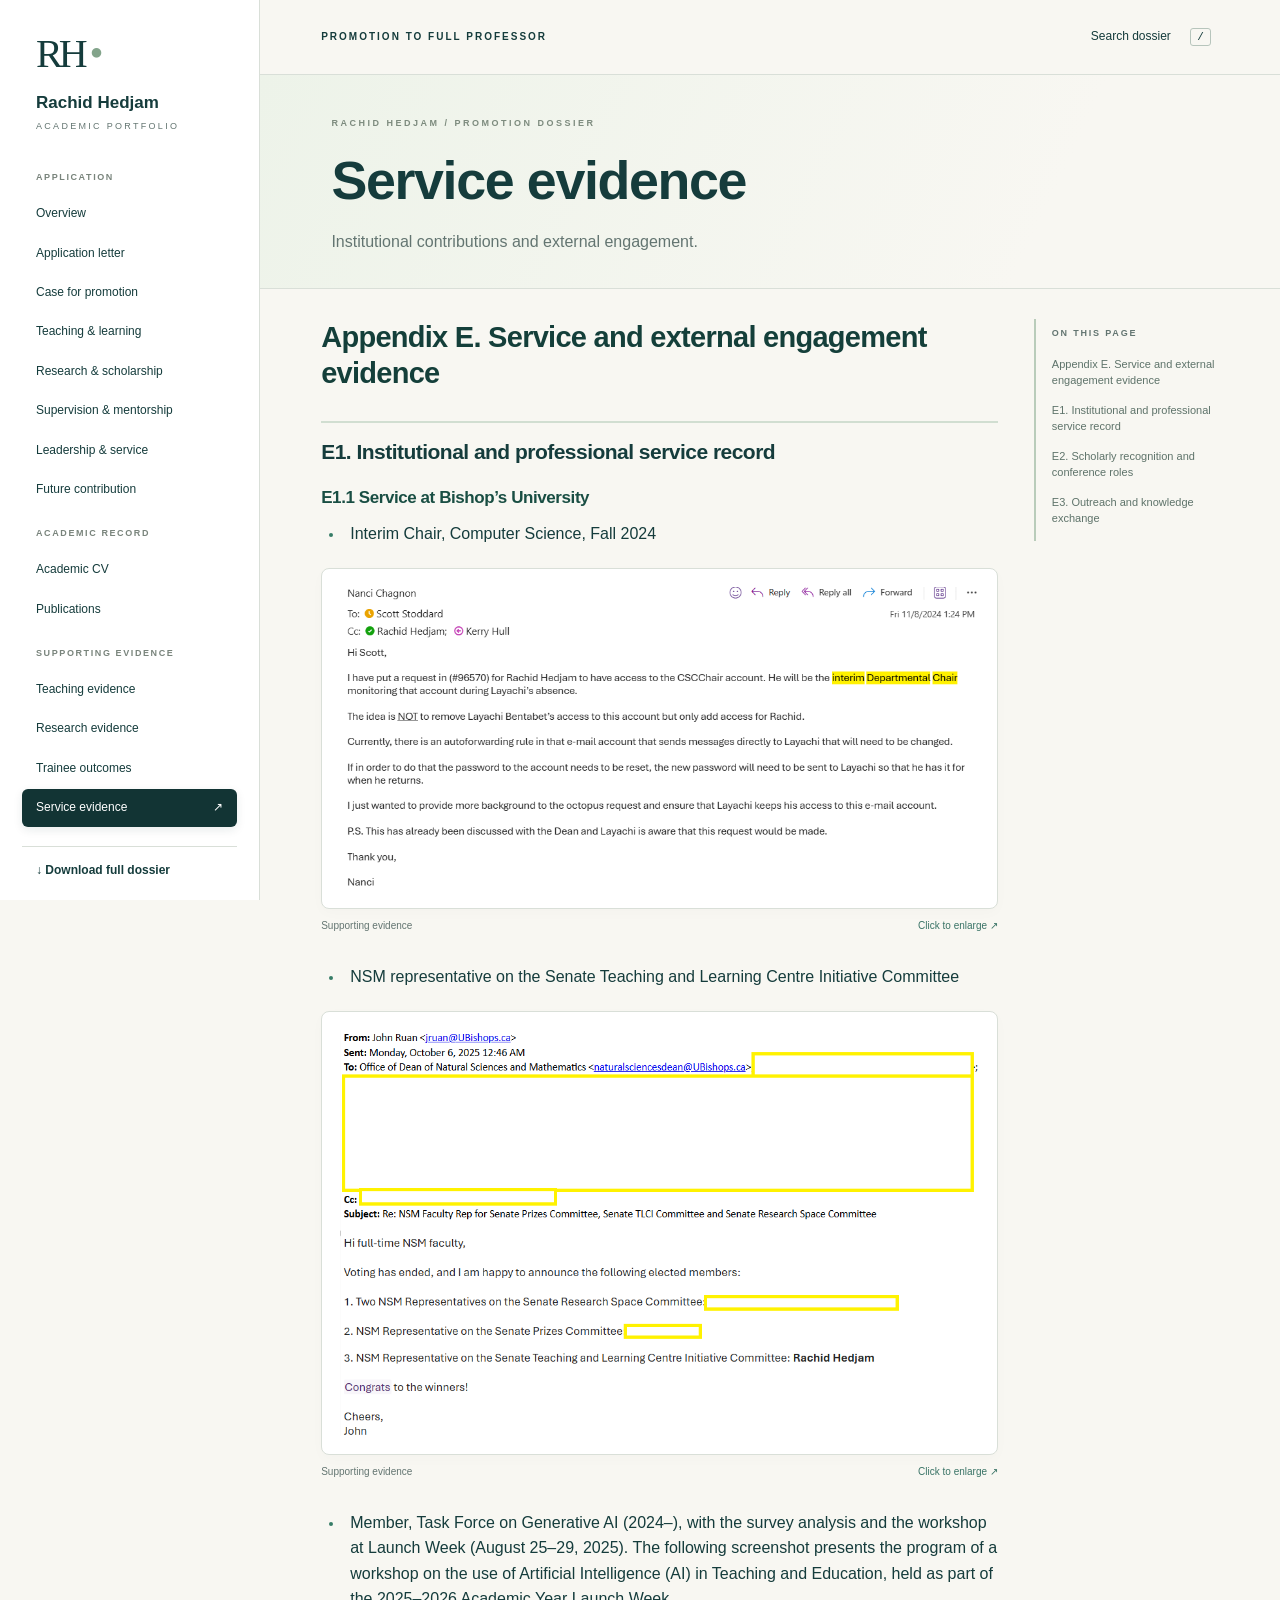
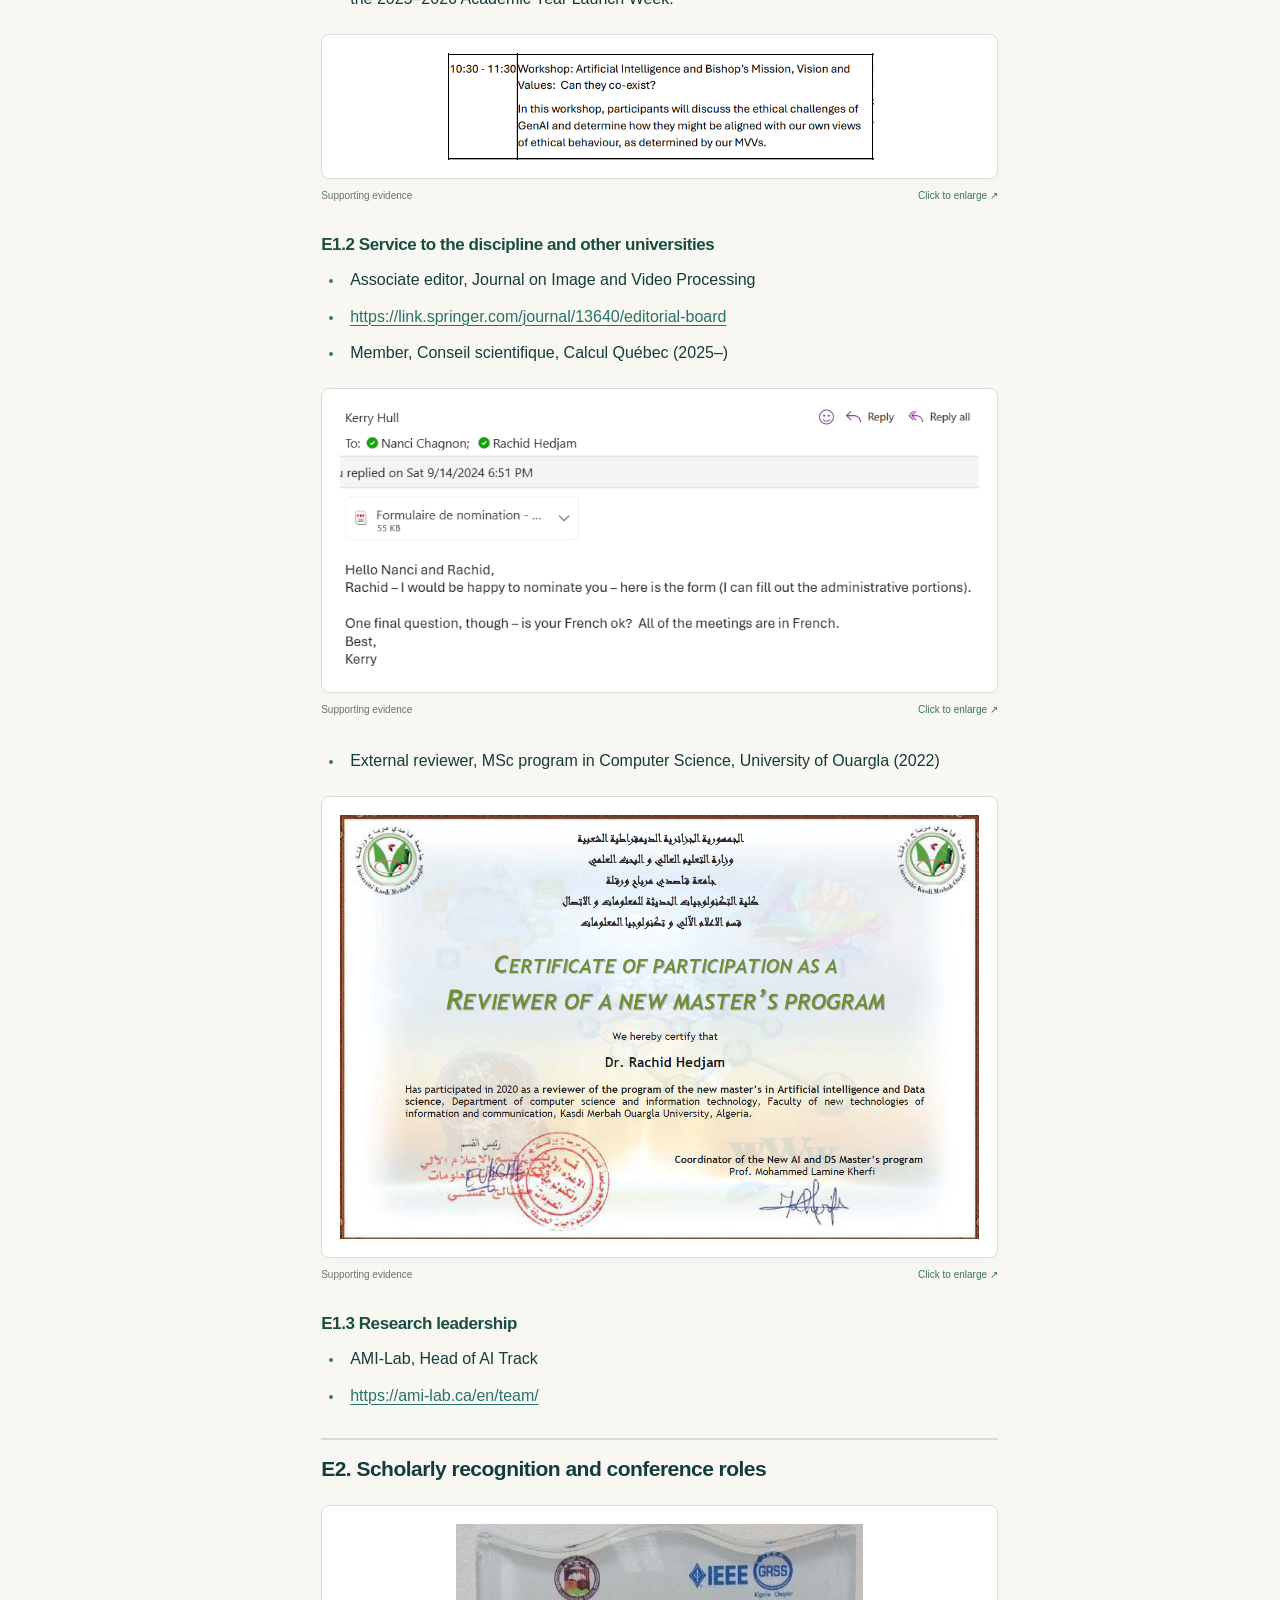
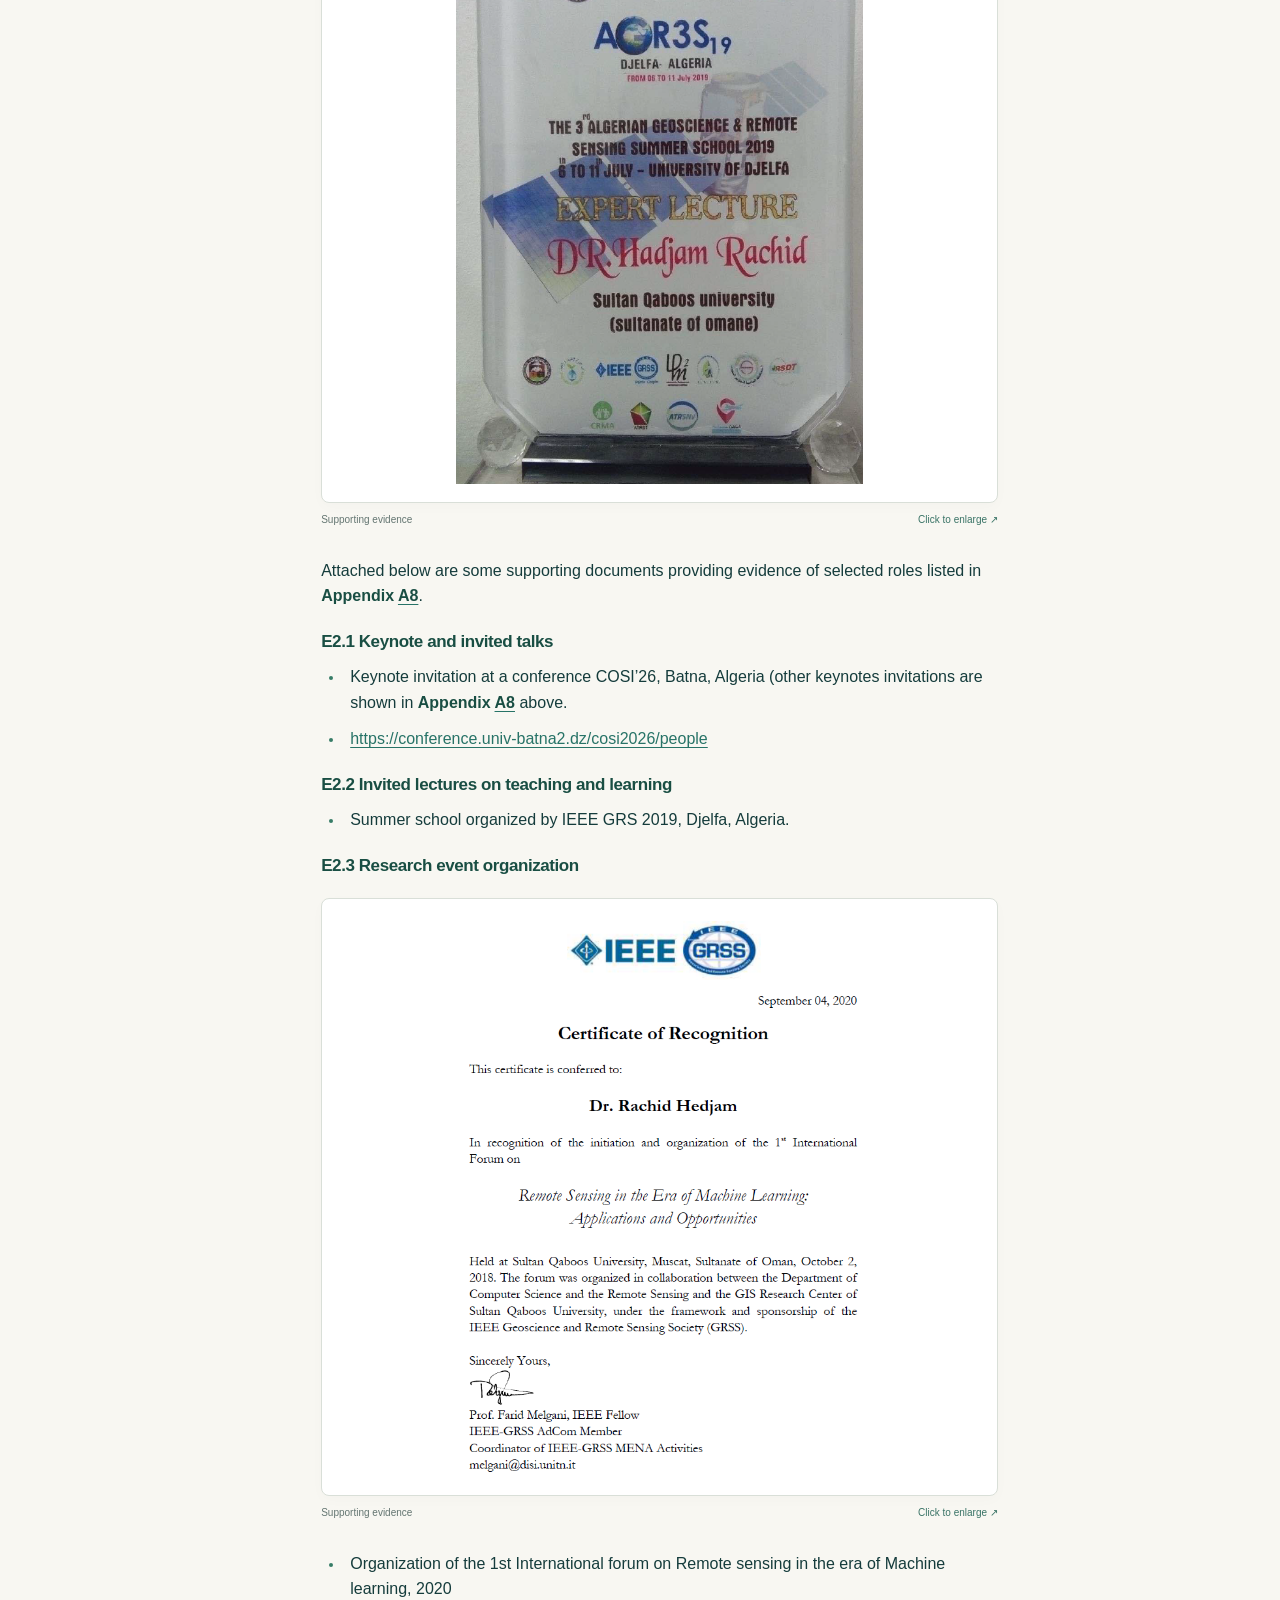
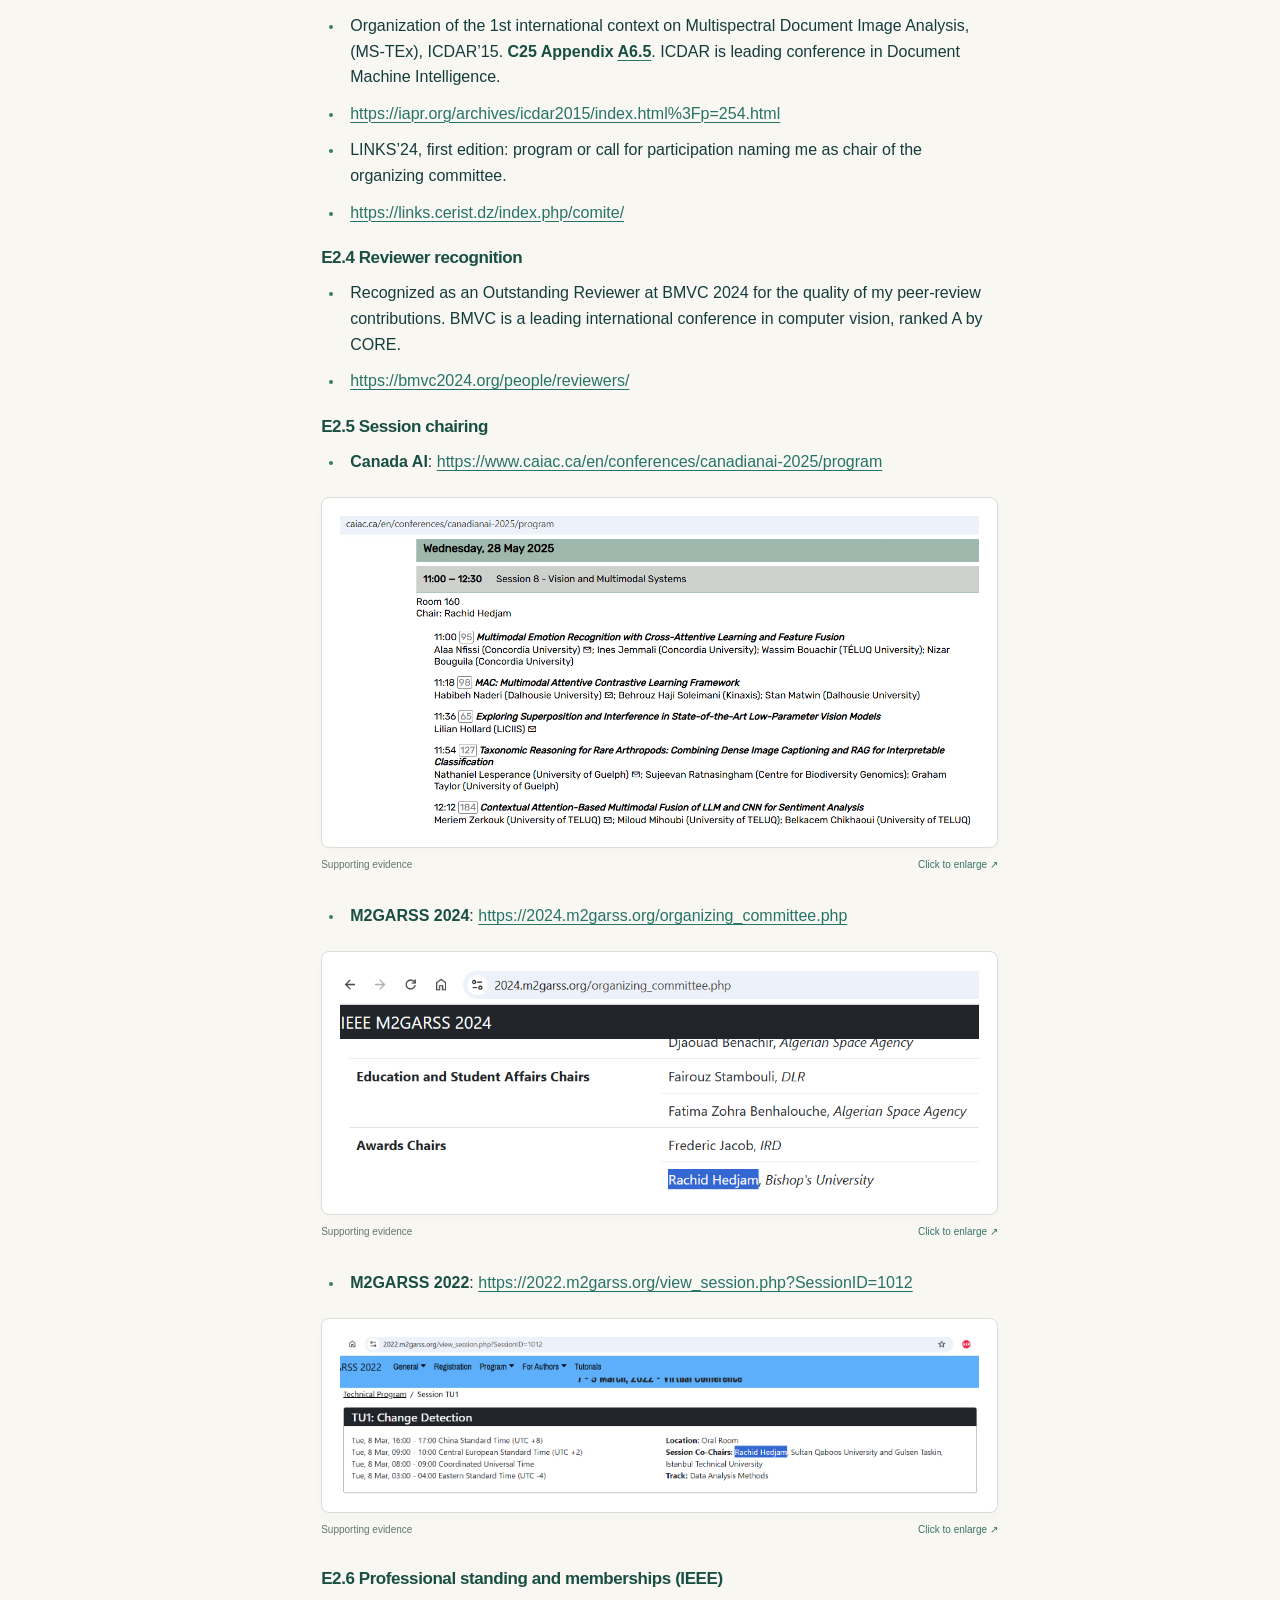
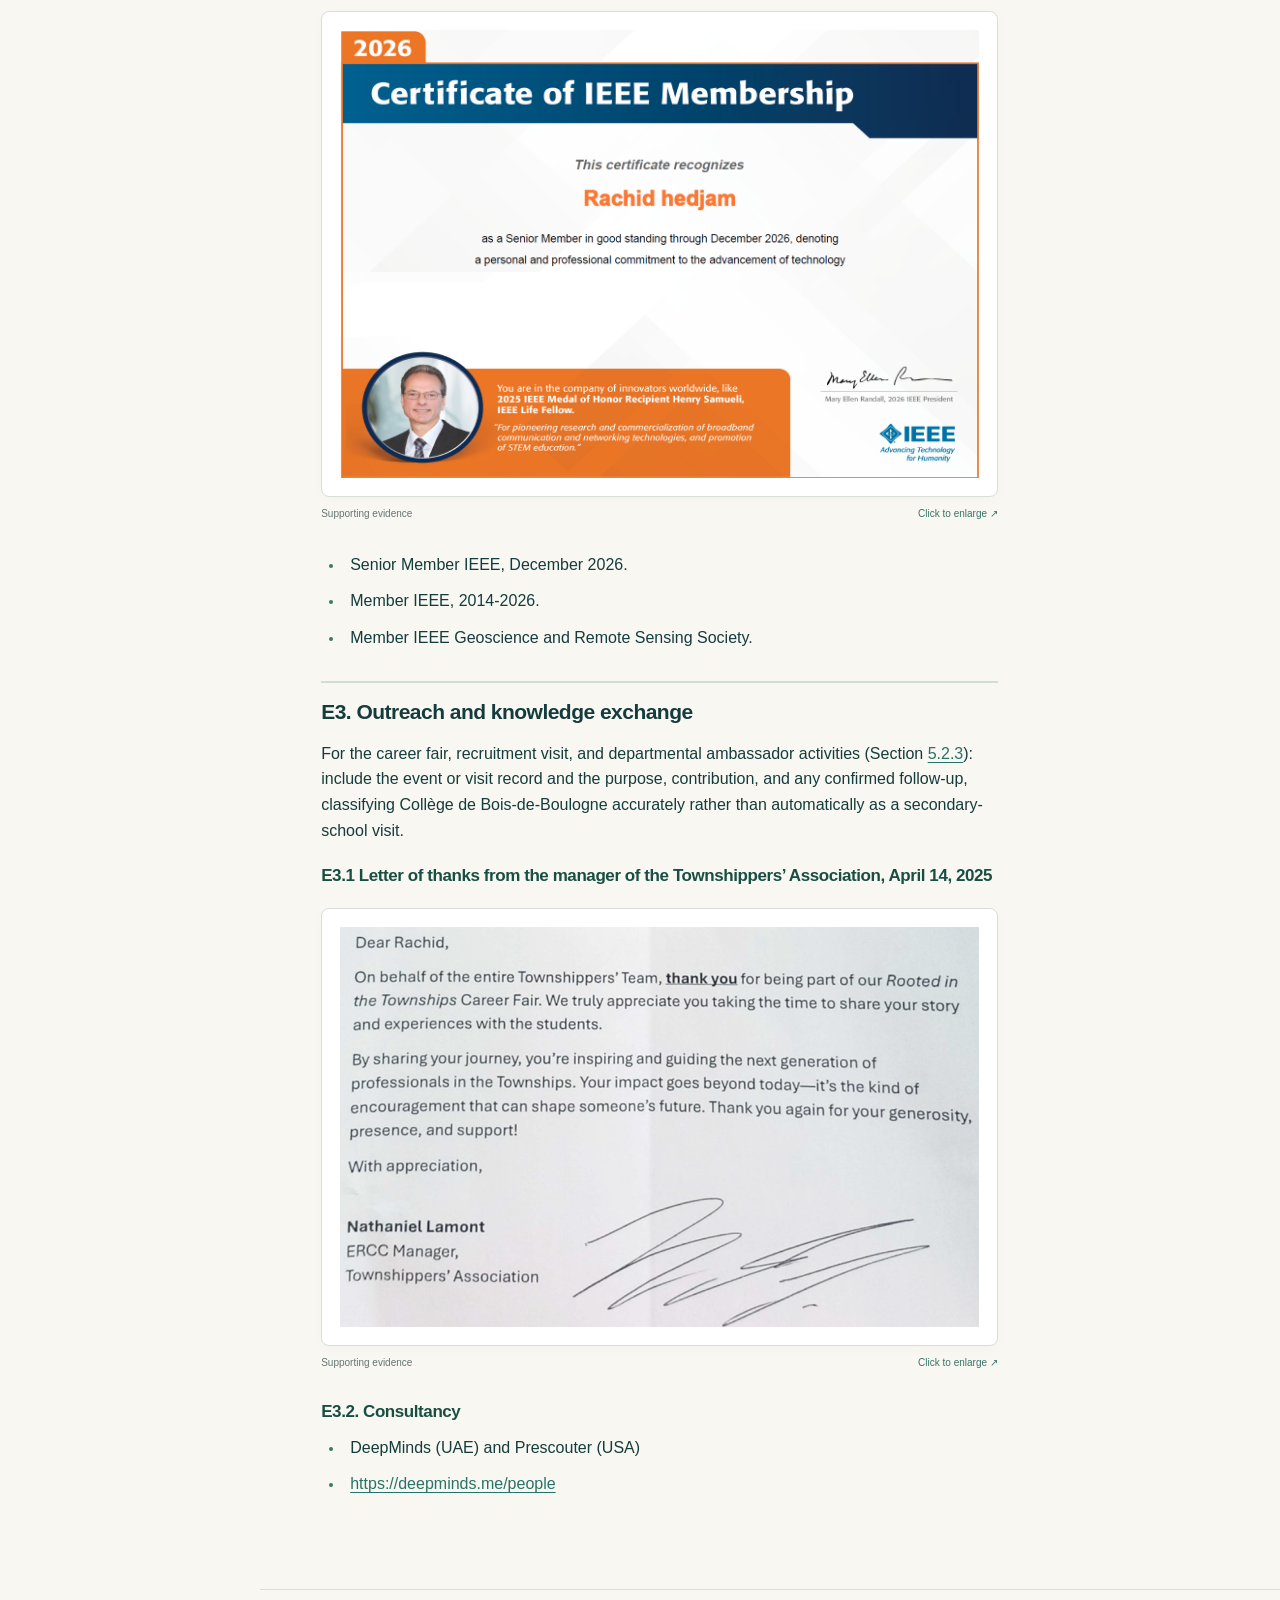
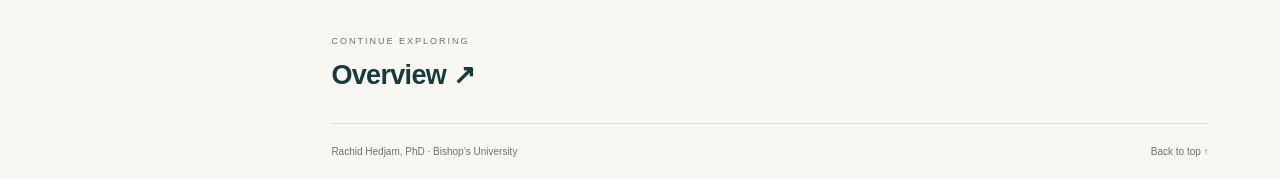
<file: service-evidence.html>
<!DOCTYPE html>
<html lang="en"><head><meta charset="utf-8"><meta name="viewport" content="width=device-width,initial-scale=1"><meta name="description" content="Institutional contributions and external engagement."><title>Service evidence · Rachid Hedjam</title><link rel="stylesheet" href="assets/style.css"><script src="assets/app.js" defer></script></head><body>
<a class="skip" href="#main">Skip to content</a><div id="progress"></div>
<aside class="sidebar" id="navigation"><a class="brand" href="index.html"><span class="monogram">RH<span>•</span></span><strong>Rachid Hedjam</strong><small>ACADEMIC PORTFOLIO</small></a><nav><div class="nav-group"><span>APPLICATION</span><a href="index.html"><span>Overview</span><span class="nav-arrow">↗</span></a><a href="letter.html"><span>Application letter</span><span class="nav-arrow">↗</span></a><a href="case.html"><span>Case for promotion</span><span class="nav-arrow">↗</span></a><a href="teaching.html"><span>Teaching &amp; learning</span><span class="nav-arrow">↗</span></a><a href="research.html"><span>Research &amp; scholarship</span><span class="nav-arrow">↗</span></a><a href="supervision.html"><span>Supervision &amp; mentorship</span><span class="nav-arrow">↗</span></a><a href="service.html"><span>Leadership &amp; service</span><span class="nav-arrow">↗</span></a><a href="future.html"><span>Future contribution</span><span class="nav-arrow">↗</span></a></div><div class="nav-group"><span>ACADEMIC RECORD</span><a href="cv.html"><span>Academic CV</span><span class="nav-arrow">↗</span></a><a href="publications.html"><span>Publications</span><span class="nav-arrow">↗</span></a></div><div class="nav-group"><span>SUPPORTING EVIDENCE</span><a href="teaching-evidence.html"><span>Teaching evidence</span><span class="nav-arrow">↗</span></a><a href="research-evidence.html"><span>Research evidence</span><span class="nav-arrow">↗</span></a><a href="trainee-evidence.html"><span>Trainee outcomes</span><span class="nav-arrow">↗</span></a><a aria-current="page" href="service-evidence.html"><span>Service evidence</span><span class="nav-arrow">↗</span></a></div></nav><a class="download" href="assets/Hedjam_Promotion_Dossier.docx" download>↓ Download full dossier</a><div class="side-foot">Bishop’s University<br>Sherbrooke, Québec</div></aside>
<div class="site"><header class="topbar"><button id="menu" aria-label="Open navigation" aria-expanded="false">☰</button><span>PROMOTION TO FULL PROFESSOR</span><button class="search-open" aria-label="Search dossier">Search dossier <kbd>/</kbd></button></header>
<main id="main"><div class="page-head"><div class="eyebrow">RACHID HEDJAM / PROMOTION DOSSIER</div><h1>Service evidence</h1><p>Institutional contributions and external engagement.</p></div>
<div class="reading-layout"><article class="prose"><h2 id="p1021">Appendix E. Service and external engagement evidence</h2><h3 id="p1022">E1. Institutional and professional service record</h3><h4 id="p1024"><strong>E1.1 Service at Bishop’s University</strong></h4><ul class="dossier-list"><li class="" id="p1025">Interim Chair, Computer Science, Fall 2024</li></ul><figure class="exhibit"><button class="image-button" data-image="assets/image-42.png" aria-label="Enlarge supporting document"><img loading="lazy" src="assets/image-42.png" alt="Supporting document from the promotion dossier"></button><figcaption>Supporting evidence <span>Click to enlarge ↗</span></figcaption></figure><ul class="dossier-list"><li class="" id="p1027">NSM representative on the Senate Teaching and Learning Centre Initiative Committee</li></ul><figure class="exhibit"><button class="image-button" data-image="assets/image-19.png" aria-label="Enlarge supporting document"><img loading="lazy" src="assets/image-19.png" alt="Supporting document from the promotion dossier"></button><figcaption>Supporting evidence <span>Click to enlarge ↗</span></figcaption></figure><ul class="dossier-list"><li class="" id="p1039">Member, Task Force on Generative AI (2024–), with the survey analysis and the workshop at Launch Week (August 25–29, 2025). The following screenshot presents the program of a workshop on the use of Artificial Intelligence (AI) in Teaching and Education, held as part of the 2025–2026 Academic Year Launch Week.</li></ul><figure class="exhibit"><button class="image-button" data-image="assets/image-38.png" aria-label="Enlarge supporting document"><img loading="lazy" src="assets/image-38.png" alt="Supporting document from the promotion dossier"></button><figcaption>Supporting evidence <span>Click to enlarge ↗</span></figcaption></figure><h4 id="p1042"><strong>E1.2 Service to the discipline and other universities</strong></h4><ul class="dossier-list"><li class="" id="p1043">Associate editor, Journal on Image and Video Processing</li><li class="" id="p1044"><a href="https://link.springer.com/journal/13640/editorial-board">https://link.springer.com/journal/13640/editorial-board</a></li><li class="" id="p1045">Member, Conseil scientifique, Calcul Québec (2025–)</li></ul><figure class="exhibit"><button class="image-button" data-image="assets/image-28.png" aria-label="Enlarge supporting document"><img loading="lazy" src="assets/image-28.png" alt="Supporting document from the promotion dossier"></button><figcaption>Supporting evidence <span>Click to enlarge ↗</span></figcaption></figure><ul class="dossier-list"><li class="" id="p1049">External reviewer, MSc program in Computer Science, University of Ouargla (2022)</li></ul><figure class="exhibit"><button class="image-button" data-image="assets/image-43.png" aria-label="Enlarge supporting document"><img loading="lazy" src="assets/image-43.png" alt="Supporting document from the promotion dossier"></button><figcaption>Supporting evidence <span>Click to enlarge ↗</span></figcaption></figure><h4 id="p1053"><strong>E1.3 Research leadership</strong></h4><ul class="dossier-list"><li class="" id="p1054">AMI-Lab, Head of AI Track</li><li class="" id="p1055"><a href="https://ami-lab.ca/en/team/">https://ami-lab.ca/en/team/</a></li></ul><h3 id="p1057">E2. Scholarly recognition and conference roles</h3><figure class="exhibit"><button class="image-button" data-image="assets/image-35.png" aria-label="Enlarge supporting document"><img loading="lazy" src="assets/image-35.png" alt="Supporting document from the promotion dossier"></button><figcaption>Supporting evidence <span>Click to enlarge ↗</span></figcaption></figure><p class="" id="p1058">Attached below are some supporting documents providing evidence of selected roles listed in <strong>Appendix </strong><a href="cv.html#p458"><strong>A8</strong></a>.</p><h4 id="p1059"><strong>E2.1 Keynote and invited talks</strong></h4><ul class="dossier-list"><li class="" id="p1060">Keynote invitation at a conference COSI’26, Batna, Algeria (other keynotes invitations are shown in <strong>Appendix </strong><a href="cv.html#p458"><strong>A8</strong></a><strong> </strong>above.</li><li class="" id="p1061"><a href="https://conference.univ-batna2.dz/cosi2026/people">https://conference.univ-batna2.dz/cosi2026/people</a> </li></ul><h4 id="p1063"><strong>E2.2 Invited lectures on teaching and learning</strong></h4><ul class="dossier-list"><li class="" id="p1064">Summer school organized by IEEE GRS 2019, Djelfa, Algeria. </li></ul><h4 id="p1065"><strong>E2.3 Research event organization</strong></h4><figure class="exhibit"><button class="image-button" data-image="assets/image-26.png" aria-label="Enlarge supporting document"><img loading="lazy" src="assets/image-26.png" alt="Supporting document from the promotion dossier"></button><figcaption>Supporting evidence <span>Click to enlarge ↗</span></figcaption></figure><ul class="dossier-list"><li class="" id="p1066">Organization of the 1st International forum on Remote sensing in the era of Machine learning, 2020       </li><li class="" id="p1067">Organization of the 1st international context on Multispectral Document Image Analysis, (MS-TEx), ICDAR’15. <strong>C</strong><strong>25</strong><strong> Appendix </strong><a href="publications.html#p395"><strong>A</strong><strong>6.5</strong></a>. ICDAR is leading conference in Document Machine Intelligence.</li><li class="" id="p1068"><a href="https://iapr.org/archives/icdar2015/index.html%3Fp=254.html">https://iapr.org/archives/icdar2015/index.html%3Fp=254.html</a> </li><li class="" id="p1069">LINKS’24, first edition: program or call for participation naming me as chair of the organizing committee.</li><li class="" id="p1070"><a href="https://links.cerist.dz/index.php/comite/">https://links.cerist.dz/index.php/comite/</a> </li></ul><h4 id="p1072"><strong>E2.</strong><strong>4</strong><strong> Reviewer recognition</strong></h4><ul class="dossier-list"><li class="" id="p1073">Recognized as an Outstanding Reviewer at BMVC 2024 for the quality of my peer-review contributions. BMVC is a leading international conference in computer vision, ranked A by CORE.</li><li class="" id="p1074"><a href="https://bmvc2024.org/people/reviewers/">https://bmvc2024.org/people/reviewers/</a> </li></ul><h4 id="p1075"><strong>E2.</strong><strong>5</strong><strong> Session chairing</strong></h4><ul class="dossier-list"><li class="" id="p1076"><strong>Canada AI</strong>: <a href="https://www.caiac.ca/en/conferences/canadianai-2025/program">https://www.caiac.ca/en/conferences/canadianai-2025/program</a></li></ul><figure class="exhibit"><button class="image-button" data-image="assets/image-17.png" aria-label="Enlarge supporting document"><img loading="lazy" src="assets/image-17.png" alt="Supporting document from the promotion dossier"></button><figcaption>Supporting evidence <span>Click to enlarge ↗</span></figcaption></figure><ul class="dossier-list"><li class="" id="p1078"><strong>M2GARSS 2024</strong>: <a href="https://2024.m2garss.org/organizing_committee.php">https://2024.m2garss.org/organizing_committee.php</a> </li></ul><figure class="exhibit"><button class="image-button" data-image="assets/image-11.png" aria-label="Enlarge supporting document"><img loading="lazy" src="assets/image-11.png" alt="Supporting document from the promotion dossier"></button><figcaption>Supporting evidence <span>Click to enlarge ↗</span></figcaption></figure><ul class="dossier-list"><li class="" id="p1080"><strong>M2GARSS 2022</strong>: <a href="https://2022.m2garss.org/view_session.php?SessionID=1012">https://2022.m2garss.org/view_session.php?SessionID=1012</a> </li></ul><figure class="exhibit"><button class="image-button" data-image="assets/image-4.png" aria-label="Enlarge supporting document"><img loading="lazy" src="assets/image-4.png" alt="Supporting document from the promotion dossier"></button><figcaption>Supporting evidence <span>Click to enlarge ↗</span></figcaption></figure><h4 id="p1082"><strong>E2.6 Professional standing and memberships (IEEE)</strong></h4><figure class="exhibit"><button class="image-button" data-image="assets/image-18.png" aria-label="Enlarge supporting document"><img loading="lazy" src="assets/image-18.png" alt="Supporting document from the promotion dossier"></button><figcaption>Supporting evidence <span>Click to enlarge ↗</span></figcaption></figure><ul class="dossier-list"><li class="" id="p1083">Senior Member IEEE, December 2026.</li><li class="" id="p1084">Member IEEE, 2014-2026.</li><li class="" id="p1085">Member IEEE Geoscience and Remote Sensing Society.</li></ul><h3 id="p1088">E3. Outreach and knowledge exchange</h3><p class="" id="p1089">For the career fair, recruitment visit, and departmental ambassador activities (Section <a href="service.html#p272">5.2.3</a>): include the event or visit record and the purpose, contribution, and any confirmed follow-up, classifying Collège de Bois-de-Boulogne accurately rather than automatically as a secondary-school visit.</p><h4 id="p1090"><strong>E3.</strong><strong>1</strong><strong> Letter of thanks from the manager of the </strong><strong>Townshippers</strong><strong>’ Association</strong><strong>, April 14, 2025</strong></h4><figure class="exhibit"><button class="image-button" data-image="assets/image-29.png" aria-label="Enlarge supporting document"><img loading="lazy" src="assets/image-29.png" alt="Supporting document from the promotion dossier"></button><figcaption>Supporting evidence <span>Click to enlarge ↗</span></figcaption></figure><h4 id="p1092"><strong>E3.2. Consultancy  </strong></h4><ul class="dossier-list"><li class="" id="p1093">DeepMinds (UAE) and Prescouter (USA)</li><li class="" id="p1094"><a href="https://deepminds.me/people">https://deepminds.me/people</a> </li></ul></article><aside class="on-page"><span>ON THIS PAGE</span><a href="#p1021">Appendix E. Service and external engagement evidence</a><a href="#p1022">E1. Institutional and professional service record</a><a href="#p1057">E2. Scholarly recognition and conference roles</a><a href="#p1088">E3. Outreach and knowledge exchange</a></aside></div>
<footer><a class="next-page" href="index.html"><span>CONTINUE EXPLORING</span><strong>Overview ↗</strong></a><div class="footer-bottom"><span>Rachid Hedjam, PhD · Bishop’s University</span><a href="#main">Back to top ↑</a></div></footer></main></div>
<dialog id="search-dialog"><div class="dialog-top"><label for="search-input">Search the dossier</label><button data-close aria-label="Close search">×</button></div><input id="search-input" type="search" placeholder="Try teaching philosophy, publications, SQU…" autocomplete="off"><div id="search-results" aria-live="polite">Search across the application and evidence.</div></dialog>
<dialog id="image-dialog"><button data-close aria-label="Close image">×</button><img alt="Enlarged supporting evidence"></dialog>
</body></html>
</file>
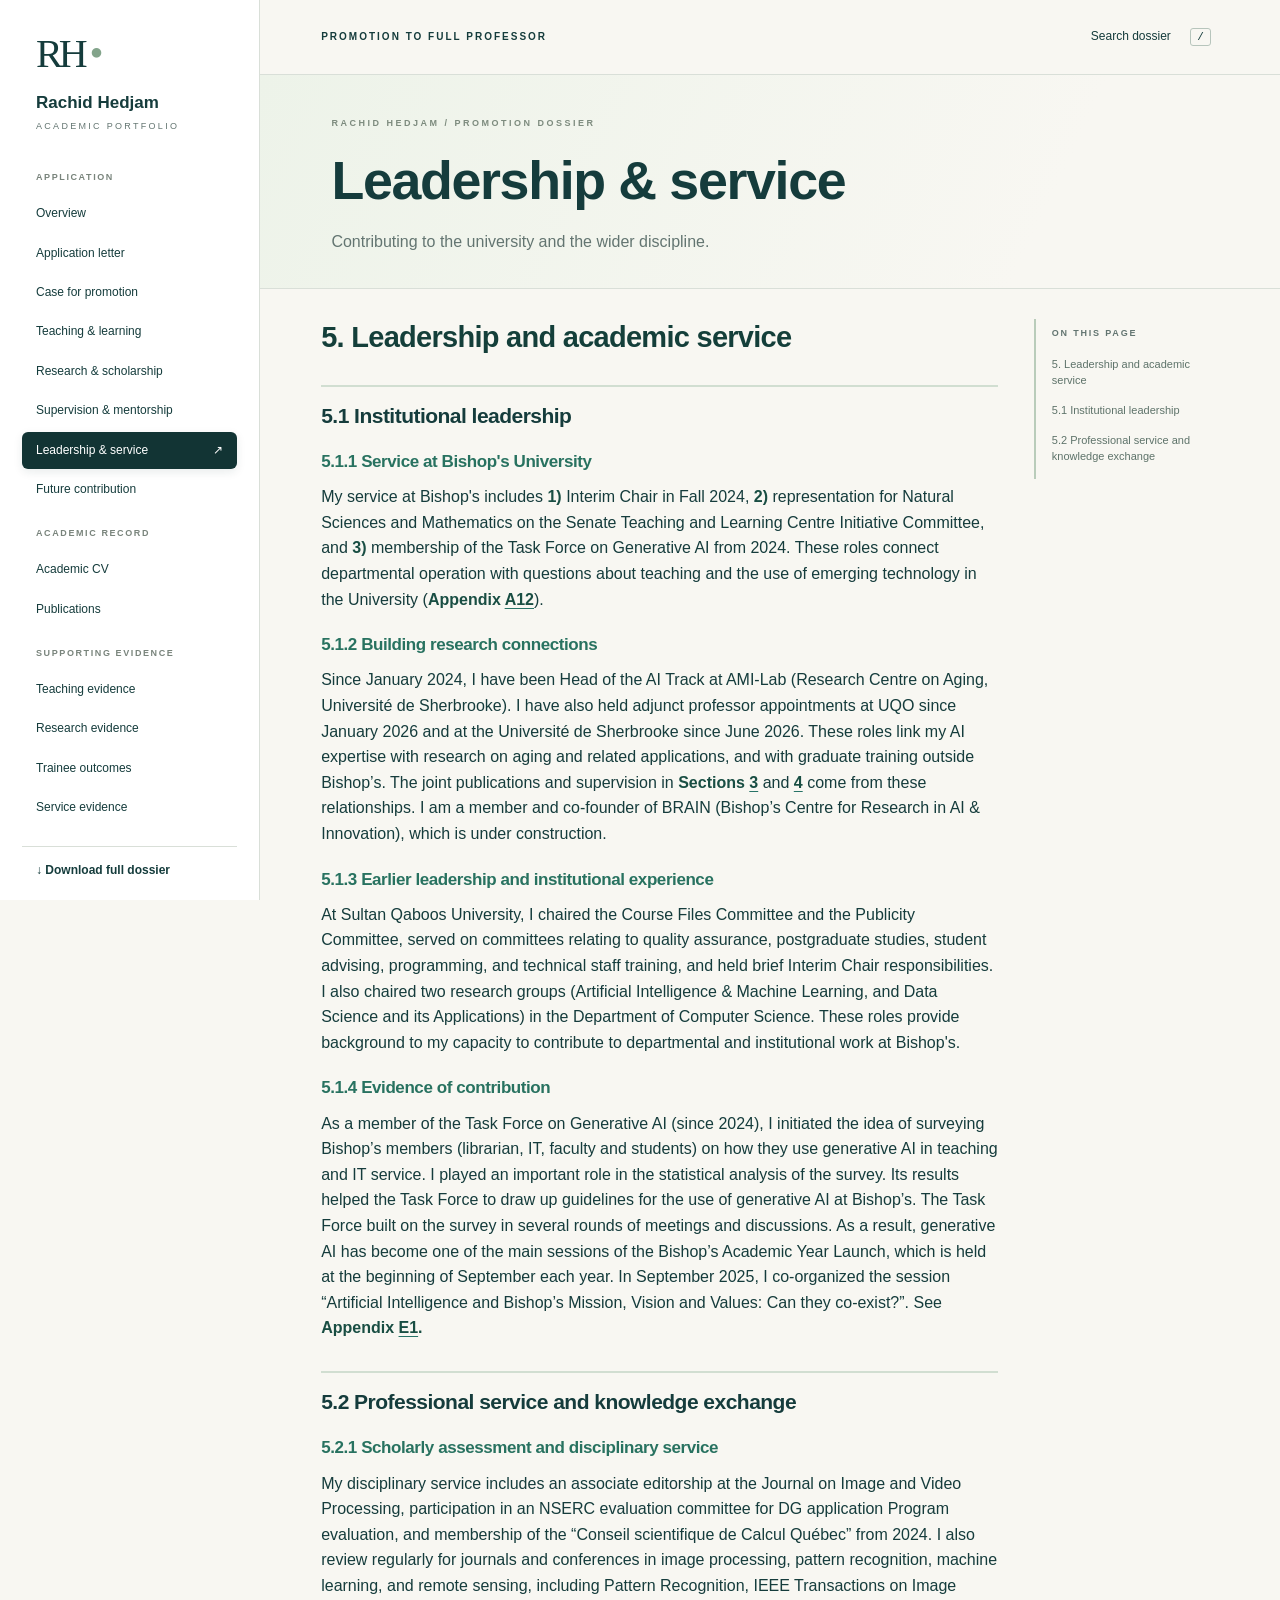
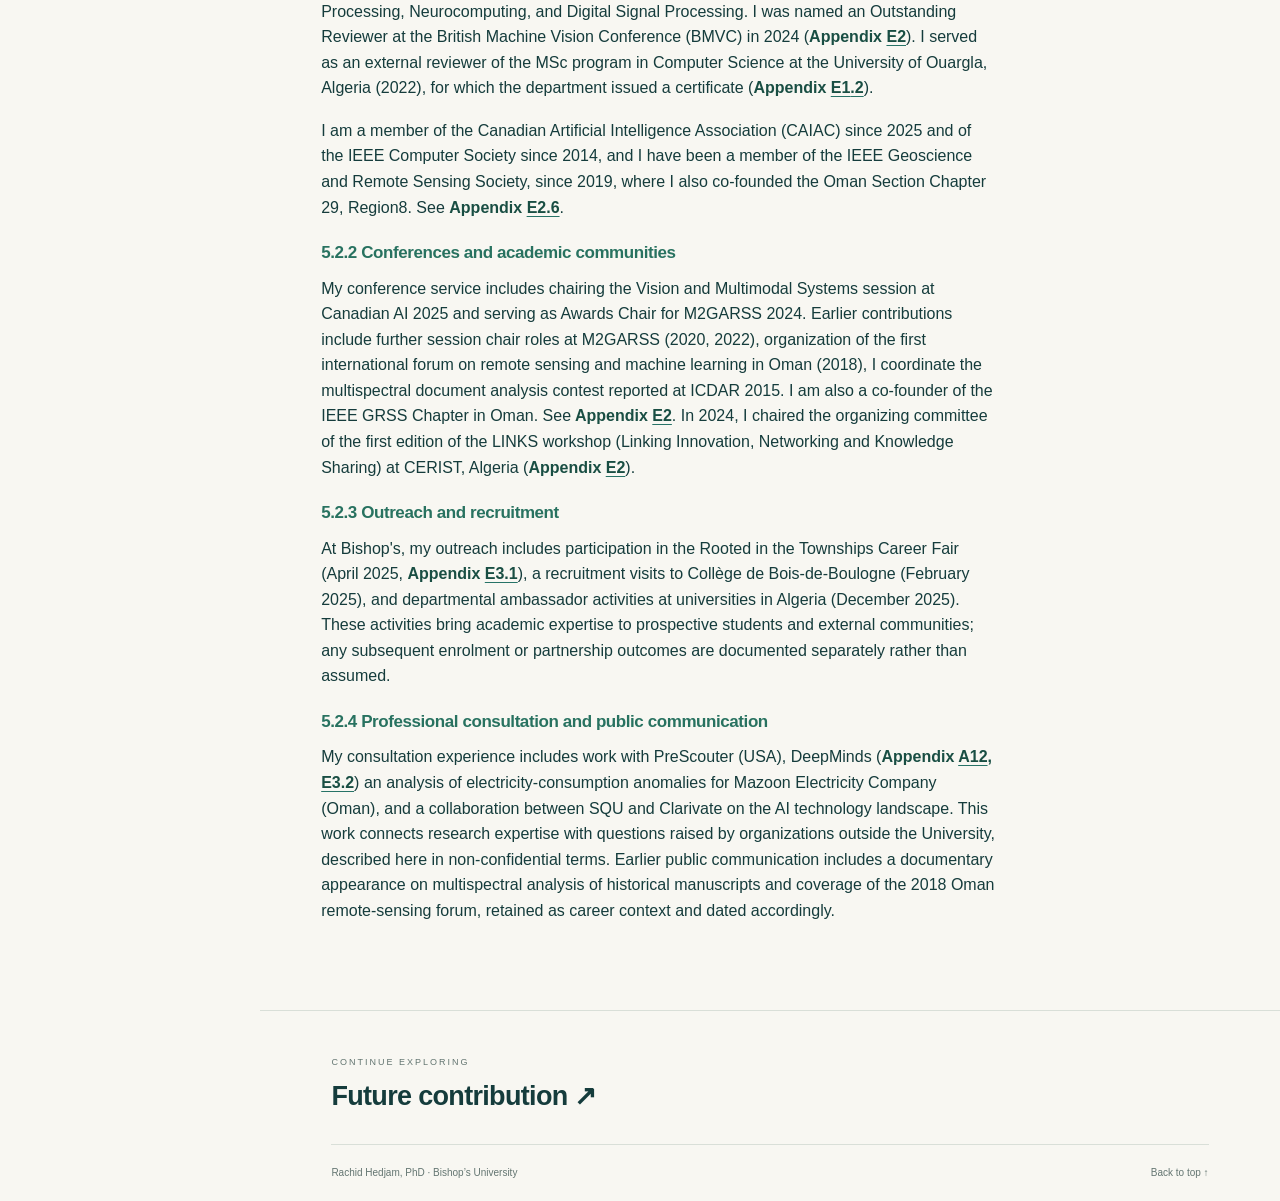
<file: service.html>
<!DOCTYPE html>
<html lang="en"><head><meta charset="utf-8"><meta name="viewport" content="width=device-width,initial-scale=1"><meta name="description" content="Contributing to the university and the wider discipline."><title>Leadership &amp; service · Rachid Hedjam</title><link rel="stylesheet" href="assets/style.css"><script src="assets/app.js" defer></script></head><body>
<a class="skip" href="#main">Skip to content</a><div id="progress"></div>
<aside class="sidebar" id="navigation"><a class="brand" href="index.html"><span class="monogram">RH<span>•</span></span><strong>Rachid Hedjam</strong><small>ACADEMIC PORTFOLIO</small></a><nav><div class="nav-group"><span>APPLICATION</span><a href="index.html"><span>Overview</span><span class="nav-arrow">↗</span></a><a href="letter.html"><span>Application letter</span><span class="nav-arrow">↗</span></a><a href="case.html"><span>Case for promotion</span><span class="nav-arrow">↗</span></a><a href="teaching.html"><span>Teaching &amp; learning</span><span class="nav-arrow">↗</span></a><a href="research.html"><span>Research &amp; scholarship</span><span class="nav-arrow">↗</span></a><a href="supervision.html"><span>Supervision &amp; mentorship</span><span class="nav-arrow">↗</span></a><a aria-current="page" href="service.html"><span>Leadership &amp; service</span><span class="nav-arrow">↗</span></a><a href="future.html"><span>Future contribution</span><span class="nav-arrow">↗</span></a></div><div class="nav-group"><span>ACADEMIC RECORD</span><a href="cv.html"><span>Academic CV</span><span class="nav-arrow">↗</span></a><a href="publications.html"><span>Publications</span><span class="nav-arrow">↗</span></a></div><div class="nav-group"><span>SUPPORTING EVIDENCE</span><a href="teaching-evidence.html"><span>Teaching evidence</span><span class="nav-arrow">↗</span></a><a href="research-evidence.html"><span>Research evidence</span><span class="nav-arrow">↗</span></a><a href="trainee-evidence.html"><span>Trainee outcomes</span><span class="nav-arrow">↗</span></a><a href="service-evidence.html"><span>Service evidence</span><span class="nav-arrow">↗</span></a></div></nav><a class="download" href="assets/Hedjam_Promotion_Dossier.docx" download>↓ Download full dossier</a><div class="side-foot">Bishop’s University<br>Sherbrooke, Québec</div></aside>
<div class="site"><header class="topbar"><button id="menu" aria-label="Open navigation" aria-expanded="false">☰</button><span>PROMOTION TO FULL PROFESSOR</span><button class="search-open" aria-label="Search dossier">Search dossier <kbd>/</kbd></button></header>
<main id="main"><div class="page-head"><div class="eyebrow">RACHID HEDJAM / PROMOTION DOSSIER</div><h1>Leadership &amp; service</h1><p>Contributing to the university and the wider discipline.</p></div>
<div class="reading-layout"><article class="prose"><h2 id="p256">5. Leadership and academic service</h2><h3 id="p257">5.1 Institutional leadership</h3><h4 id="p258">5.1.1 Service at Bishop's University</h4><p class="" id="p259">My service at Bishop's includes <strong>1)</strong> Interim Chair in Fall 2024, <strong>2</strong><strong>)</strong> representation for Natural Sciences and Mathematics on the Senate Teaching and Learning Centre Initiative Committee, and <strong>3)</strong> membership of the Task Force on Generative AI from 2024. These roles connect departmental operation with questions about teaching and the use of emerging technology in the University (<strong>Appendix </strong><a href="cv.html#p599"><strong>A12</strong></a>).</p><h4 id="p260">5.1.2 Building research connections</h4><p class="" id="p261">Since January 2024, I have been Head of the AI Track at AMI-Lab (Research Centre on Aging, Université de Sherbrooke). I have also held adjunct professor appointments at UQO since January 2026 and at the Université de Sherbrooke since June 2026. These roles link my AI expertise with research on aging and related applications, and with graduate training outside Bishop’s. The joint publications and supervision in <strong>Sections </strong><a href="research.html#p188"><strong>3</strong></a> and <a href="supervision.html#p237"><strong>4</strong></a> come from these relationships. I am a member and co-founder of BRAIN (Bishop’s Centre for Research in AI &amp; Innovation), which is under construction.</p><h4 id="p262">5.1.3 Earlier leadership and institutional experience</h4><p class="" id="p263">At Sultan Qaboos University, I chaired the Course Files Committee and the Publicity Committee, served on committees relating to quality assurance, postgraduate studies, student advising, programming, and technical staff training, and held brief Interim Chair responsibilities. I also chaired two research groups (Artificial Intelligence &amp; Machine Learning, and Data Science and its Applications) in the Department of Computer Science. These roles provide background to my capacity to contribute to departmental and institutional work at Bishop's.</p><h4 id="p264">5.1.4 Evidence of contribution</h4><p class="" id="p265">As a member of the Task Force on Generative AI (since 2024), I initiated the idea of surveying Bishop’s members (librarian, IT, faculty and students) on how they use generative AI in teaching and IT service. I played an important role in the statistical analysis of the survey. Its results helped the Task Force to draw up guidelines for the use of generative AI at Bishop’s. The Task Force built on the survey in several rounds of meetings and discussions. As a result, generative AI has become one of the main sessions of the Bishop’s Academic Year Launch, which is held at the beginning of September each year. In September 2025, I co-organized the session “Artificial Intelligence and Bishop’s Mission, Vision and Values: Can they co-exist?”. See <strong>Appendix </strong><a href="service-evidence.html#p1022"><strong>E1</strong></a><strong>.</strong></p><h3 id="p266">5.2 Professional service and knowledge exchange</h3><h4 id="p267">5.2.1 Scholarly assessment and disciplinary service</h4><p class="" id="p268">My disciplinary service includes an associate editorship at the Journal on Image and Video Processing, participation in an NSERC evaluation committee for DG application Program evaluation, and membership of the “Conseil scientifique de Calcul Québec” from 2024. I also review regularly for journals and conferences in image processing, pattern recognition, machine learning, and remote sensing, including Pattern Recognition, IEEE Transactions on Image Processing, Neurocomputing, and Digital Signal Processing. I was named an Outstanding Reviewer at the British Machine Vision Conference (BMVC) in 2024 (<strong>Appendix </strong><a href="service-evidence.html#p1057"><strong>E2</strong></a>). I served as an external reviewer of the MSc program in Computer Science at the University of Ouargla, Algeria (2022), for which the department issued a certificate (<strong>Appendix </strong><a href="service-evidence.html#p1042"><strong>E1</strong><strong>.2</strong></a>).</p><p class="" id="p269">I am a member of the Canadian Artificial Intelligence Association (CAIAC) since 2025 and of the IEEE Computer Society since 2014, and I have been a member of the IEEE Geoscience and Remote Sensing Society, since 2019, where I also co-founded the Oman Section Chapter 29, Region8. See <strong>Appendix </strong><a href="service-evidence.html#p1082"><strong>E2.6</strong></a>.</p><h4 id="p270">5.2.2 Conferences and academic communities</h4><p class="" id="p271">My conference service includes chairing the Vision and Multimodal Systems session at Canadian AI 2025 and serving as Awards Chair for M2GARSS 2024. Earlier contributions include further session chair roles at M2GARSS (2020, 2022), organization of the first international forum on remote sensing and machine learning in Oman (2018), I coordinate the multispectral document analysis contest reported at ICDAR 2015. I am also a co-founder of the IEEE GRSS Chapter in Oman. See<strong> </strong><strong>Appendix </strong><a href="service-evidence.html#p1057"><strong>E2</strong></a>. In 2024, I chaired the organizing committee of the first edition of the LINKS workshop (Linking Innovation, Networking and Knowledge Sharing) at CERIST, Algeria (<strong>Appendix </strong><a href="service-evidence.html#p1057"><strong>E2</strong></a>).</p><h4 id="p272">5.2.3 Outreach and recruitment</h4><p class="" id="p273">At Bishop's, my outreach includes participation in the Rooted in the Townships Career Fair (April 2025, <strong>Appendix </strong><a href="service-evidence.html#p1090"><strong>E3.1</strong></a>), a recruitment visits to Collège de Bois-de-Boulogne (February 2025), and departmental ambassador activities at universities in Algeria (December 2025). These activities bring academic expertise to prospective students and external communities; any subsequent enrolment or partnership outcomes are documented separately rather than assumed.</p><h4 id="p274">5.2.4 Professional consultation and public communication</h4><p class="" id="p275">My consultation experience includes work with PreScouter (USA), DeepMinds (<strong>Appendix </strong><a href="cv.html#p599"><strong>A12</strong></a><strong>, </strong><a href="service-evidence.html#p1092"><strong>E3.2</strong></a>) an analysis of electricity-consumption anomalies for Mazoon Electricity Company (Oman), and a collaboration between SQU and Clarivate on the AI technology landscape. This work connects research expertise with questions raised by organizations outside the University, described here in non-confidential terms. Earlier public communication includes a documentary appearance on multispectral analysis of historical manuscripts and coverage of the 2018 Oman remote-sensing forum, retained as career context and dated accordingly.</p></article><aside class="on-page"><span>ON THIS PAGE</span><a href="#p256">5. Leadership and academic service</a><a href="#p257">5.1 Institutional leadership</a><a href="#p266">5.2 Professional service and knowledge exchange</a></aside></div>
<footer><a class="next-page" href="future.html"><span>CONTINUE EXPLORING</span><strong>Future contribution ↗</strong></a><div class="footer-bottom"><span>Rachid Hedjam, PhD · Bishop’s University</span><a href="#main">Back to top ↑</a></div></footer></main></div>
<dialog id="search-dialog"><div class="dialog-top"><label for="search-input">Search the dossier</label><button data-close aria-label="Close search">×</button></div><input id="search-input" type="search" placeholder="Try teaching philosophy, publications, SQU…" autocomplete="off"><div id="search-results" aria-live="polite">Search across the application and evidence.</div></dialog>
<dialog id="image-dialog"><button data-close aria-label="Close image">×</button><img alt="Enlarged supporting evidence"></dialog>
</body></html>
</file>
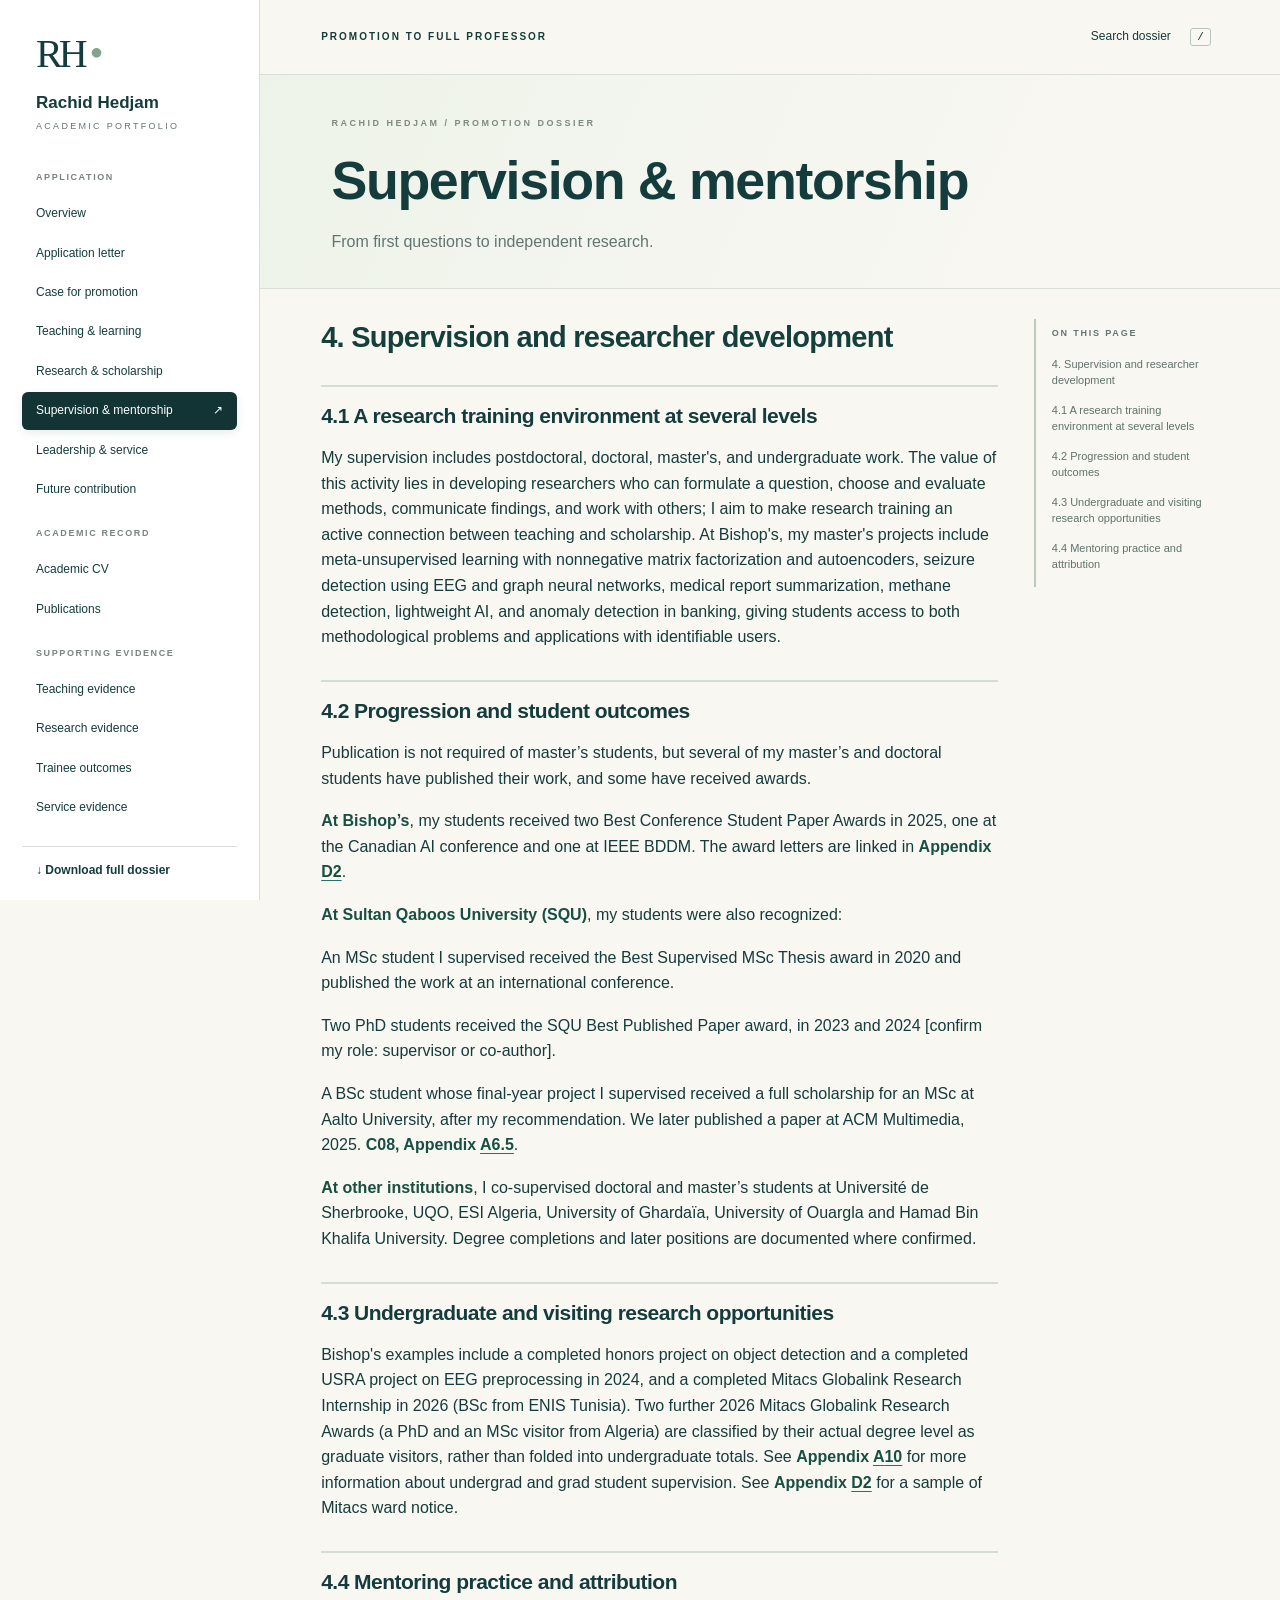
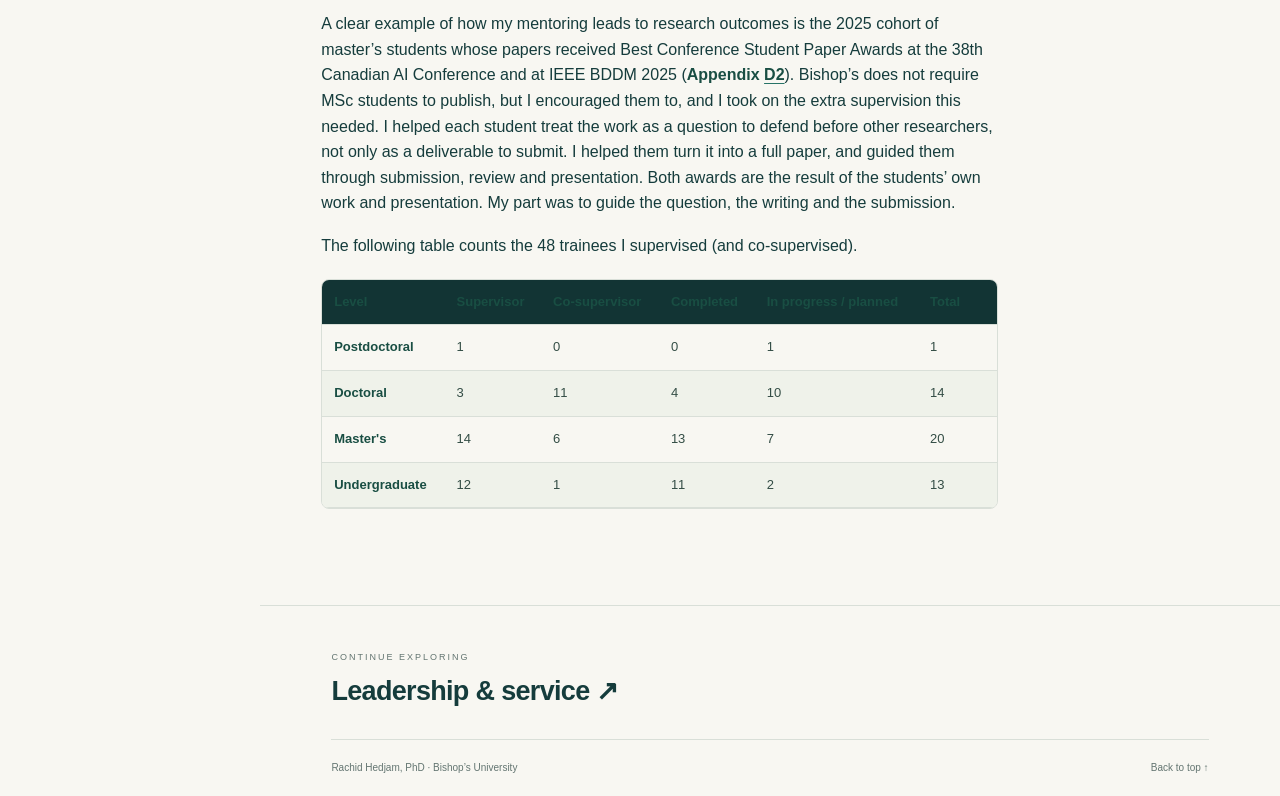
<file: supervision.html>
<!DOCTYPE html>
<html lang="en"><head><meta charset="utf-8"><meta name="viewport" content="width=device-width,initial-scale=1"><meta name="description" content="From first questions to independent research."><title>Supervision &amp; mentorship · Rachid Hedjam</title><link rel="stylesheet" href="assets/style.css"><script src="assets/app.js" defer></script></head><body>
<a class="skip" href="#main">Skip to content</a><div id="progress"></div>
<aside class="sidebar" id="navigation"><a class="brand" href="index.html"><span class="monogram">RH<span>•</span></span><strong>Rachid Hedjam</strong><small>ACADEMIC PORTFOLIO</small></a><nav><div class="nav-group"><span>APPLICATION</span><a href="index.html"><span>Overview</span><span class="nav-arrow">↗</span></a><a href="letter.html"><span>Application letter</span><span class="nav-arrow">↗</span></a><a href="case.html"><span>Case for promotion</span><span class="nav-arrow">↗</span></a><a href="teaching.html"><span>Teaching &amp; learning</span><span class="nav-arrow">↗</span></a><a href="research.html"><span>Research &amp; scholarship</span><span class="nav-arrow">↗</span></a><a aria-current="page" href="supervision.html"><span>Supervision &amp; mentorship</span><span class="nav-arrow">↗</span></a><a href="service.html"><span>Leadership &amp; service</span><span class="nav-arrow">↗</span></a><a href="future.html"><span>Future contribution</span><span class="nav-arrow">↗</span></a></div><div class="nav-group"><span>ACADEMIC RECORD</span><a href="cv.html"><span>Academic CV</span><span class="nav-arrow">↗</span></a><a href="publications.html"><span>Publications</span><span class="nav-arrow">↗</span></a></div><div class="nav-group"><span>SUPPORTING EVIDENCE</span><a href="teaching-evidence.html"><span>Teaching evidence</span><span class="nav-arrow">↗</span></a><a href="research-evidence.html"><span>Research evidence</span><span class="nav-arrow">↗</span></a><a href="trainee-evidence.html"><span>Trainee outcomes</span><span class="nav-arrow">↗</span></a><a href="service-evidence.html"><span>Service evidence</span><span class="nav-arrow">↗</span></a></div></nav><a class="download" href="assets/Hedjam_Promotion_Dossier.docx" download>↓ Download full dossier</a><div class="side-foot">Bishop’s University<br>Sherbrooke, Québec</div></aside>
<div class="site"><header class="topbar"><button id="menu" aria-label="Open navigation" aria-expanded="false">☰</button><span>PROMOTION TO FULL PROFESSOR</span><button class="search-open" aria-label="Search dossier">Search dossier <kbd>/</kbd></button></header>
<main id="main"><div class="page-head"><div class="eyebrow">RACHID HEDJAM / PROMOTION DOSSIER</div><h1>Supervision &amp; mentorship</h1><p>From first questions to independent research.</p></div>
<div class="reading-layout"><article class="prose"><h2 id="p237">4. Supervision and researcher development</h2><h3 id="p238">4.1 A research training environment at several levels</h3><p class="" id="p239">My supervision includes postdoctoral, doctoral, master's, and undergraduate work. The value of this activity lies in developing researchers who can formulate a question, choose and evaluate methods, communicate findings, and work with others; I aim to make research training an active connection between teaching and scholarship. At Bishop's, my master's projects include meta-unsupervised learning with nonnegative matrix factorization and autoencoders, seizure detection using EEG and graph neural networks, medical report summarization, methane detection, lightweight AI, and anomaly detection in banking, giving students access to both methodological problems and applications with identifiable users.</p><h3 id="p240">4.2 Progression and student outcomes</h3><p class="" id="p241">Publication is not required of master’s students, but several of my master’s and doctoral students have published their work, and some have received awards.</p><p class="" id="p242"><strong>At Bishop’s</strong>, my students received two Best Conference Student Paper Awards in 2025, one at the Canadian AI conference and one at IEEE BDDM. The award letters are linked in <strong>Appendix</strong> <a href="trainee-evidence.html#p990"><strong>D2</strong></a>.</p><p class="" id="p243"><strong>At Sultan Qaboos University (SQU)</strong>, my students were also recognized:</p><p class="" id="p244">An MSc student I supervised received the Best Supervised MSc Thesis award in 2020 and published the work at an international conference.</p><p class="" id="p245">Two PhD students received the SQU Best Published Paper award, in 2023 and 2024 [confirm my role: supervisor or co-author].</p><p class="" id="p246">A BSc student whose final-year project I supervised received a full scholarship for an MSc at Aalto University, after my recommendation. We later published a paper at ACM Multimedia, 2025. <strong>C08, Appendix </strong><a href="publications.html#p395"><strong>A6.5</strong></a>.</p><p class="" id="p247"><strong>At other institutions</strong>, I co-supervised doctoral and master’s students at Université de Sherbrooke, UQO, ESI Algeria, University of Ghardaïa, University of Ouargla and Hamad Bin Khalifa University. Degree completions and later positions are documented where confirmed. </p><h3 id="p248">4.3 Undergraduate and visiting research opportunities</h3><p class="" id="p249">Bishop's examples include a completed honors project on object detection and a completed USRA project on EEG preprocessing in 2024, and a completed Mitacs Globalink Research Internship in 2026 (BSc from ENIS Tunisia). Two further 2026 Mitacs Globalink Research Awards (a PhD and an MSc visitor from Algeria) are classified by their actual degree level as graduate visitors, rather than folded into undergraduate totals. See <strong>Appendix </strong><a href="cv.html#p500"><strong>A</strong><strong>10</strong></a> for more information about undergrad and grad student supervision. See <strong>Appendix </strong><a href="trainee-evidence.html#p990"><strong>D2</strong></a> for a sample of Mitacs ward notice.</p><h3 id="p250">4.4 Mentoring practice and attribution</h3><p class="" id="p251">A clear example of how my mentoring leads to research outcomes is the 2025 cohort of master’s students whose papers received Best Conference Student Paper Awards at the 38th Canadian AI Conference and at IEEE BDDM 2025 (<strong>Appendix </strong><a href="trainee-evidence.html#p990"><strong>D2</strong></a>). Bishop’s does not require MSc students to publish, but I encouraged them to, and I took on the extra supervision this needed. I helped each student treat the work as a question to defend before other researchers, not only as a deliverable to submit. I helped them turn it into a full paper, and guided them through submission, review and presentation. Both awards are the result of the students’ own work and presentation. My part was to guide the question, the writing and the submission. </p><p class="" id="p252">The following table counts the 48 trainees I supervised (and co-supervised).</p><div class="table-scroll" tabindex="0"><table id="t253"><tr><th colspan="1"><p><strong>Level</strong></p></th><th colspan="1"><p><strong>Supervisor</strong></p></th><th colspan="1"><p><strong>Co-supervisor</strong></p></th><th colspan="1"><p><strong>Completed</strong></p></th><th colspan="1"><p><strong>In progress / planned</strong></p></th><th colspan="1"><p><strong>Total</strong></p></th></tr><tr><td colspan="1"><p><strong>Postdoctoral</strong></p></td><td colspan="1"><p>1</p></td><td colspan="1"><p>0</p></td><td colspan="1"><p>0</p></td><td colspan="1"><p>1</p></td><td colspan="1"><p>1</p></td></tr><tr><td colspan="1"><p><strong>Doctoral</strong></p></td><td colspan="1"><p>3</p></td><td colspan="1"><p>11</p></td><td colspan="1"><p>4</p></td><td colspan="1"><p>10</p></td><td colspan="1"><p>14</p></td></tr><tr><td colspan="1"><p><strong>Master's</strong></p></td><td colspan="1"><p>14</p></td><td colspan="1"><p>6</p></td><td colspan="1"><p>13</p></td><td colspan="1"><p>7</p></td><td colspan="1"><p>20</p></td></tr><tr><td colspan="1"><p><strong>Undergraduate</strong></p></td><td colspan="1"><p>12</p></td><td colspan="1"><p>1</p></td><td colspan="1"><p>11</p></td><td colspan="1"><p>2</p></td><td colspan="1"><p>13</p></td></tr></table></div></article><aside class="on-page"><span>ON THIS PAGE</span><a href="#p237">4. Supervision and researcher development</a><a href="#p238">4.1 A research training environment at several levels</a><a href="#p240">4.2 Progression and student outcomes</a><a href="#p248">4.3 Undergraduate and visiting research opportunities</a><a href="#p250">4.4 Mentoring practice and attribution</a></aside></div>
<footer><a class="next-page" href="service.html"><span>CONTINUE EXPLORING</span><strong>Leadership &amp; service ↗</strong></a><div class="footer-bottom"><span>Rachid Hedjam, PhD · Bishop’s University</span><a href="#main">Back to top ↑</a></div></footer></main></div>
<dialog id="search-dialog"><div class="dialog-top"><label for="search-input">Search the dossier</label><button data-close aria-label="Close search">×</button></div><input id="search-input" type="search" placeholder="Try teaching philosophy, publications, SQU…" autocomplete="off"><div id="search-results" aria-live="polite">Search across the application and evidence.</div></dialog>
<dialog id="image-dialog"><button data-close aria-label="Close image">×</button><img alt="Enlarged supporting evidence"></dialog>
</body></html>
</file>
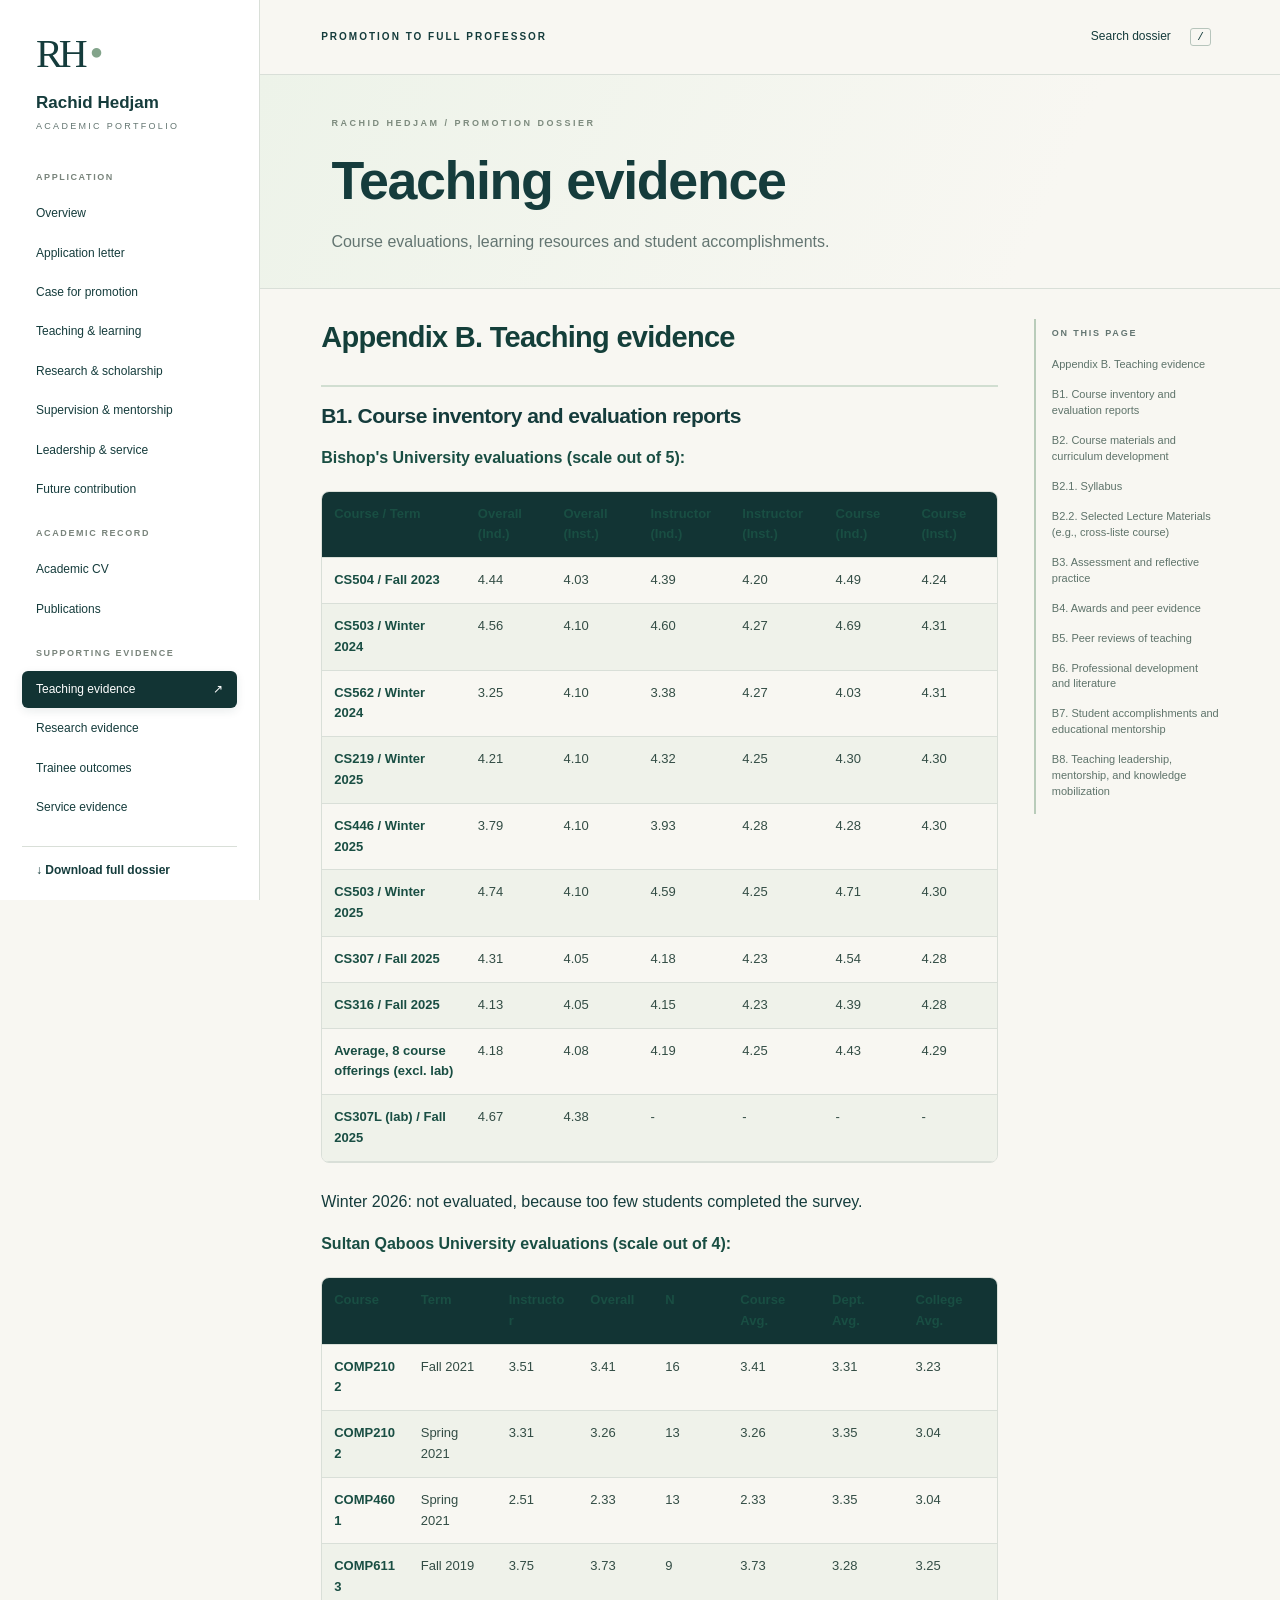
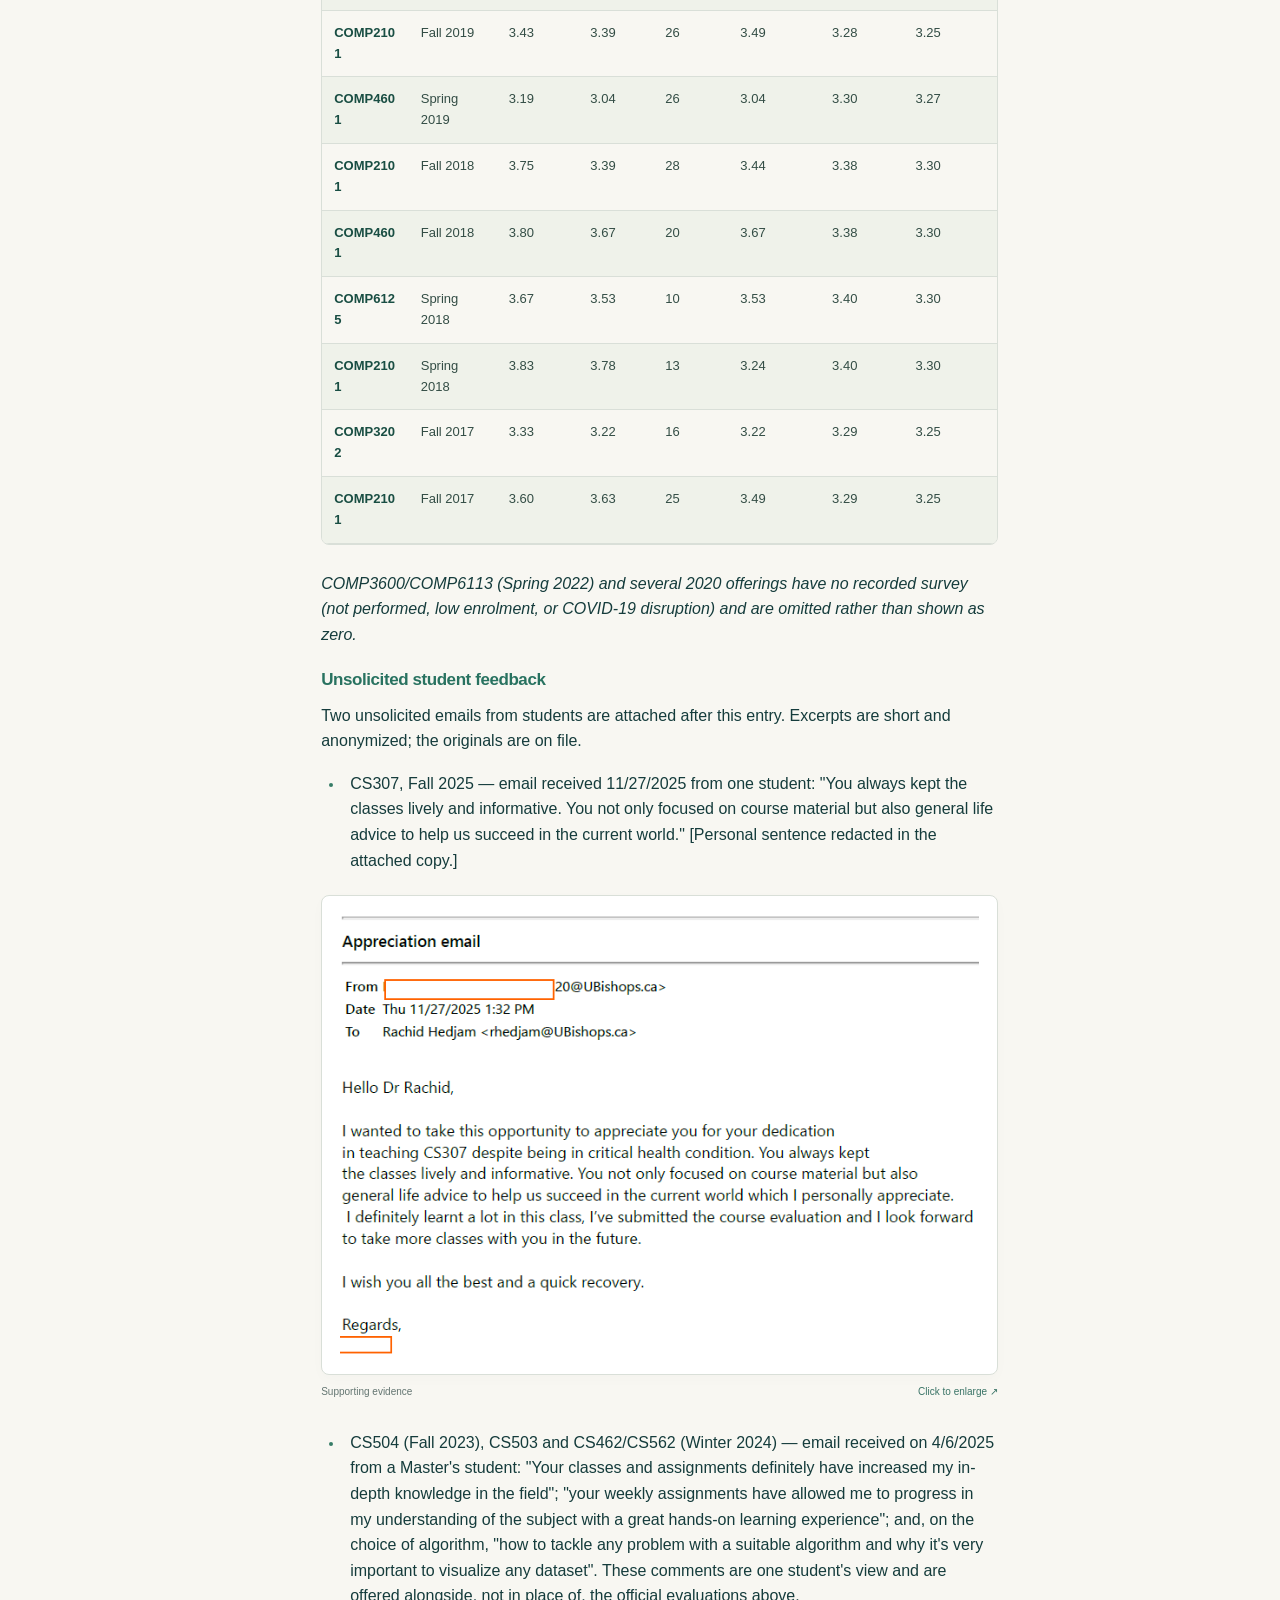
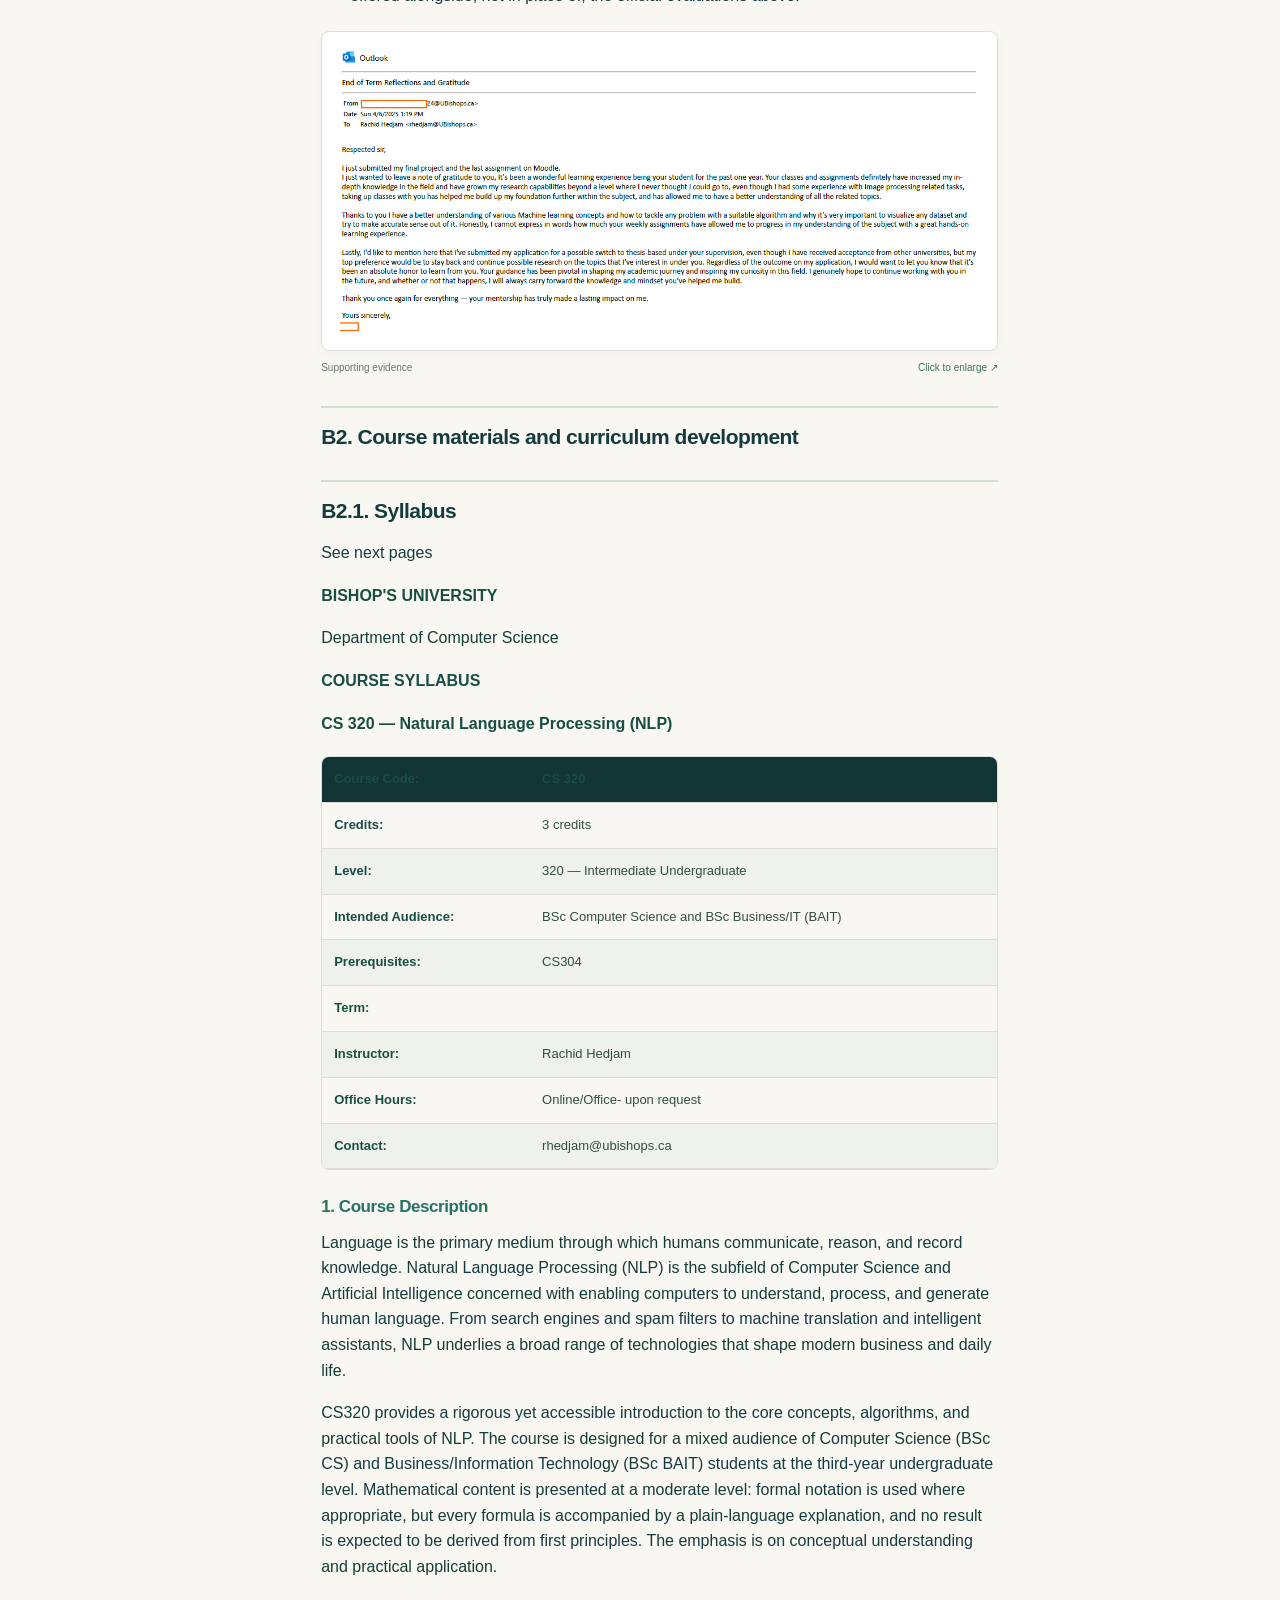
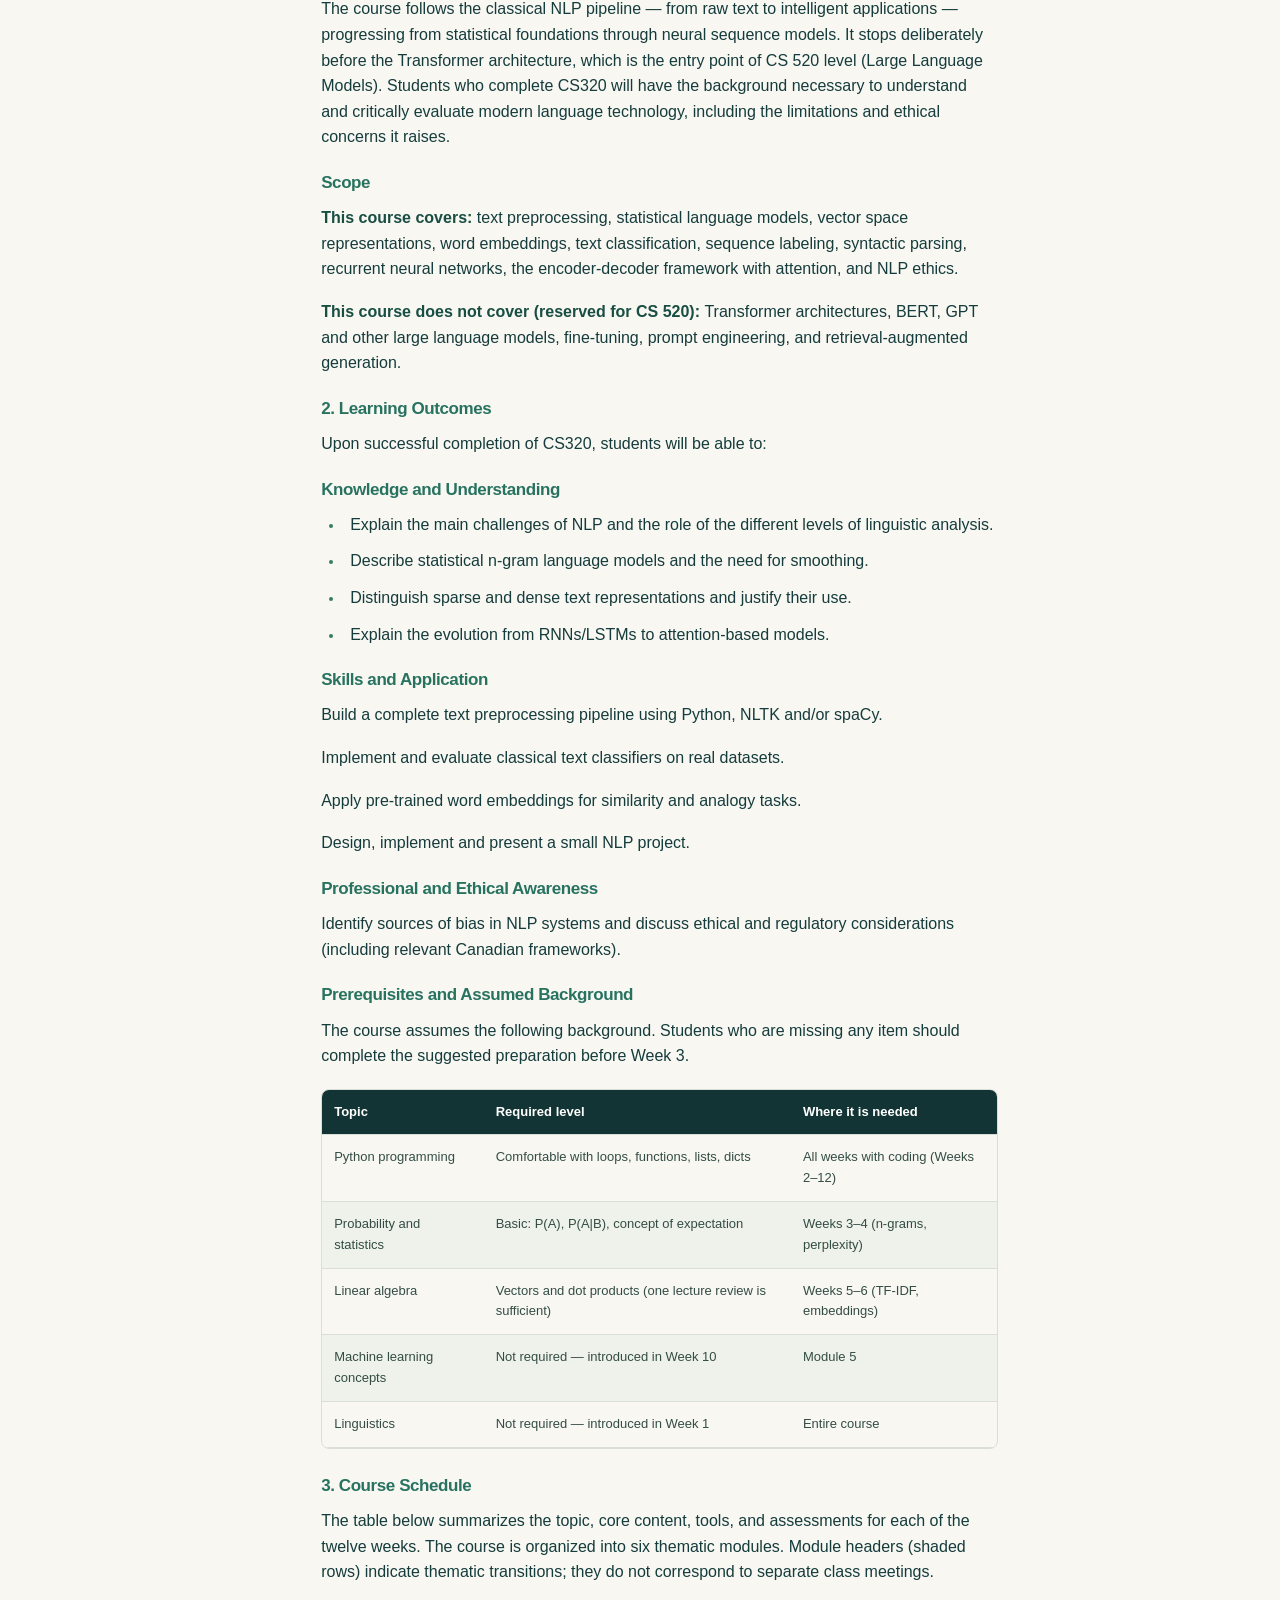
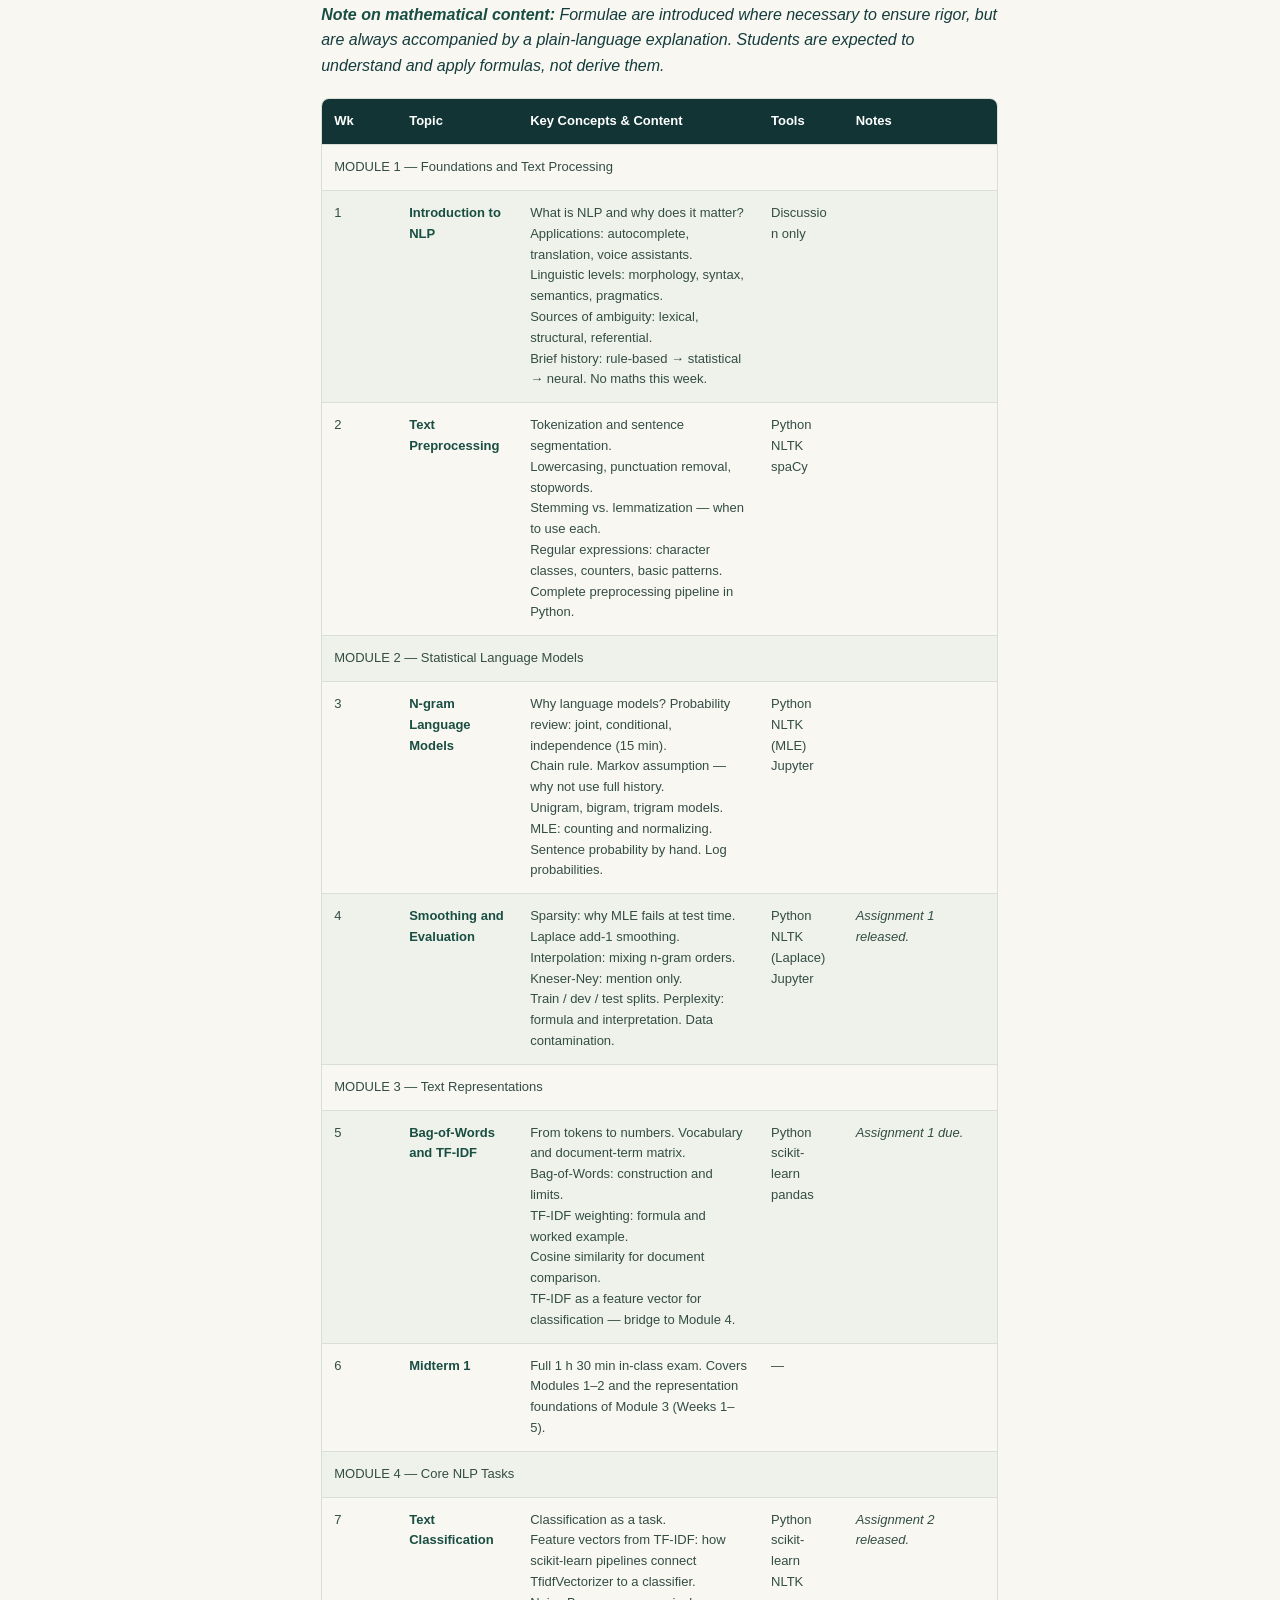
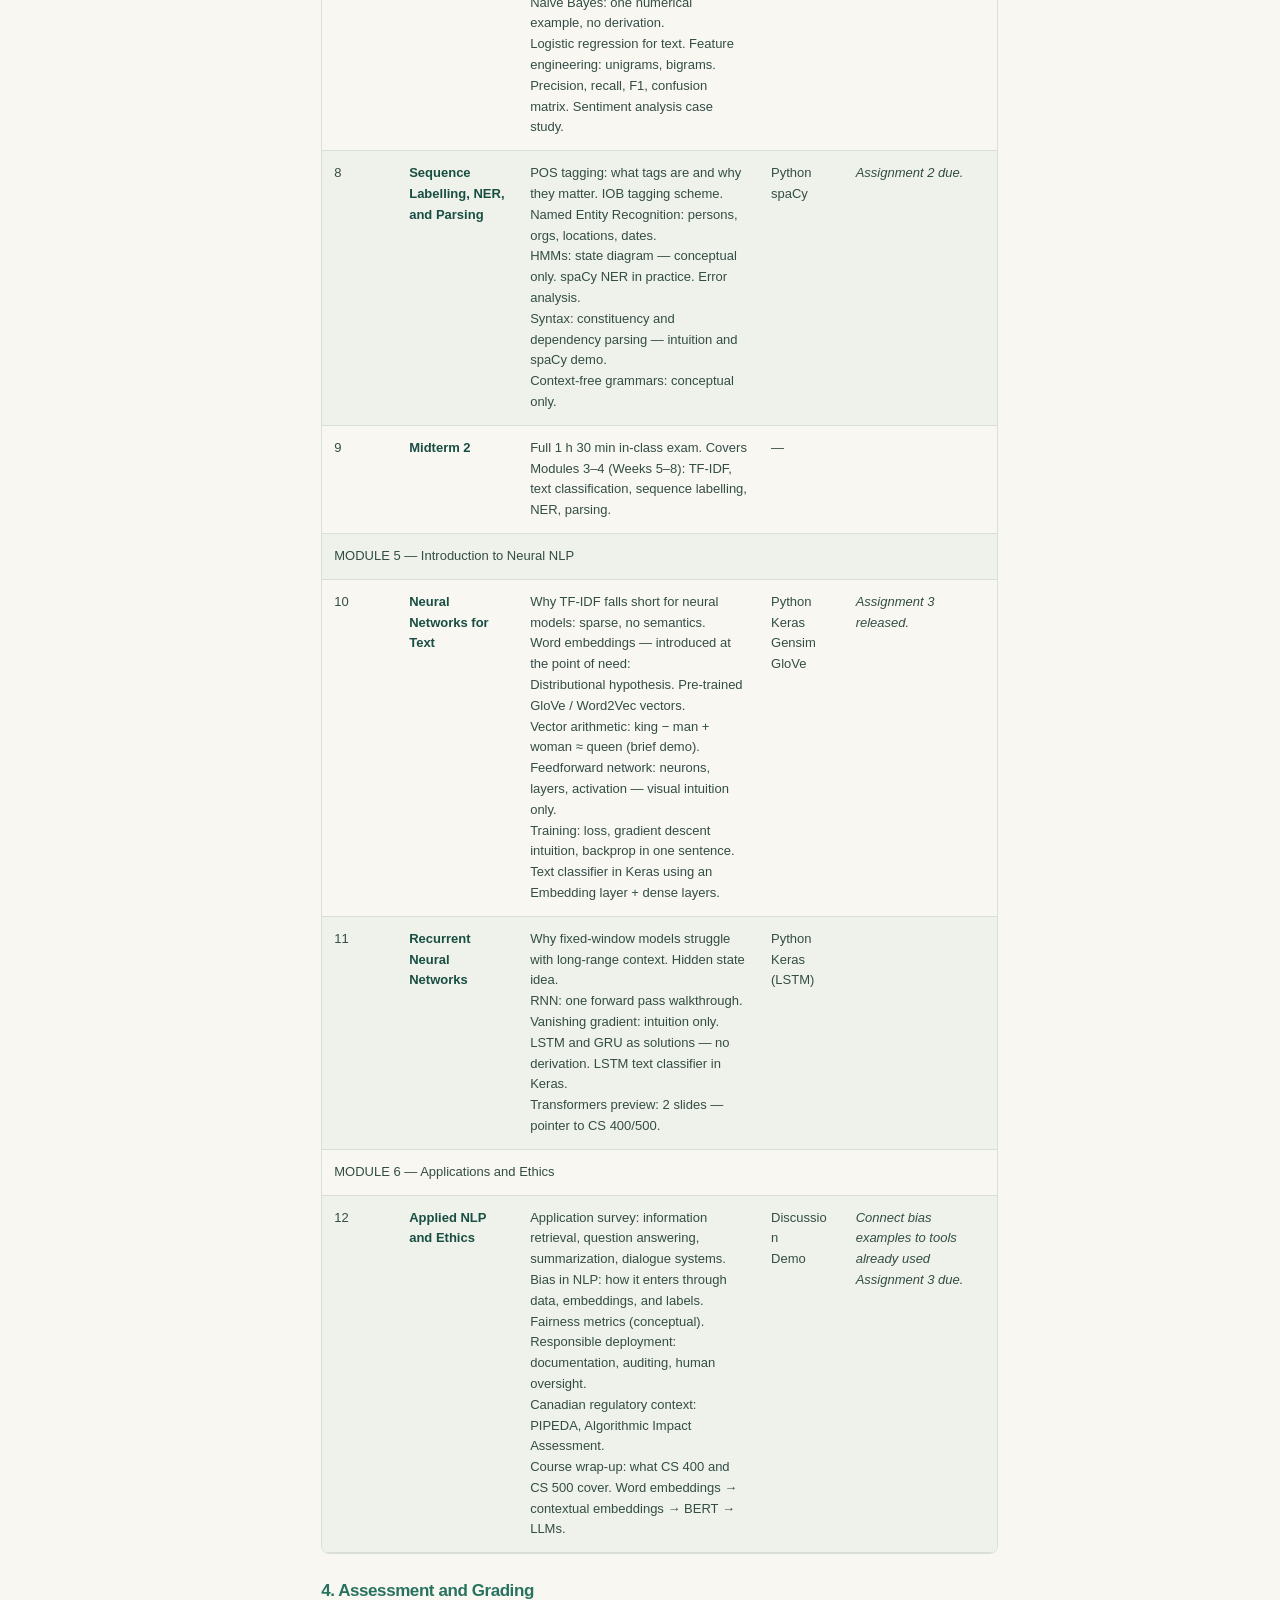
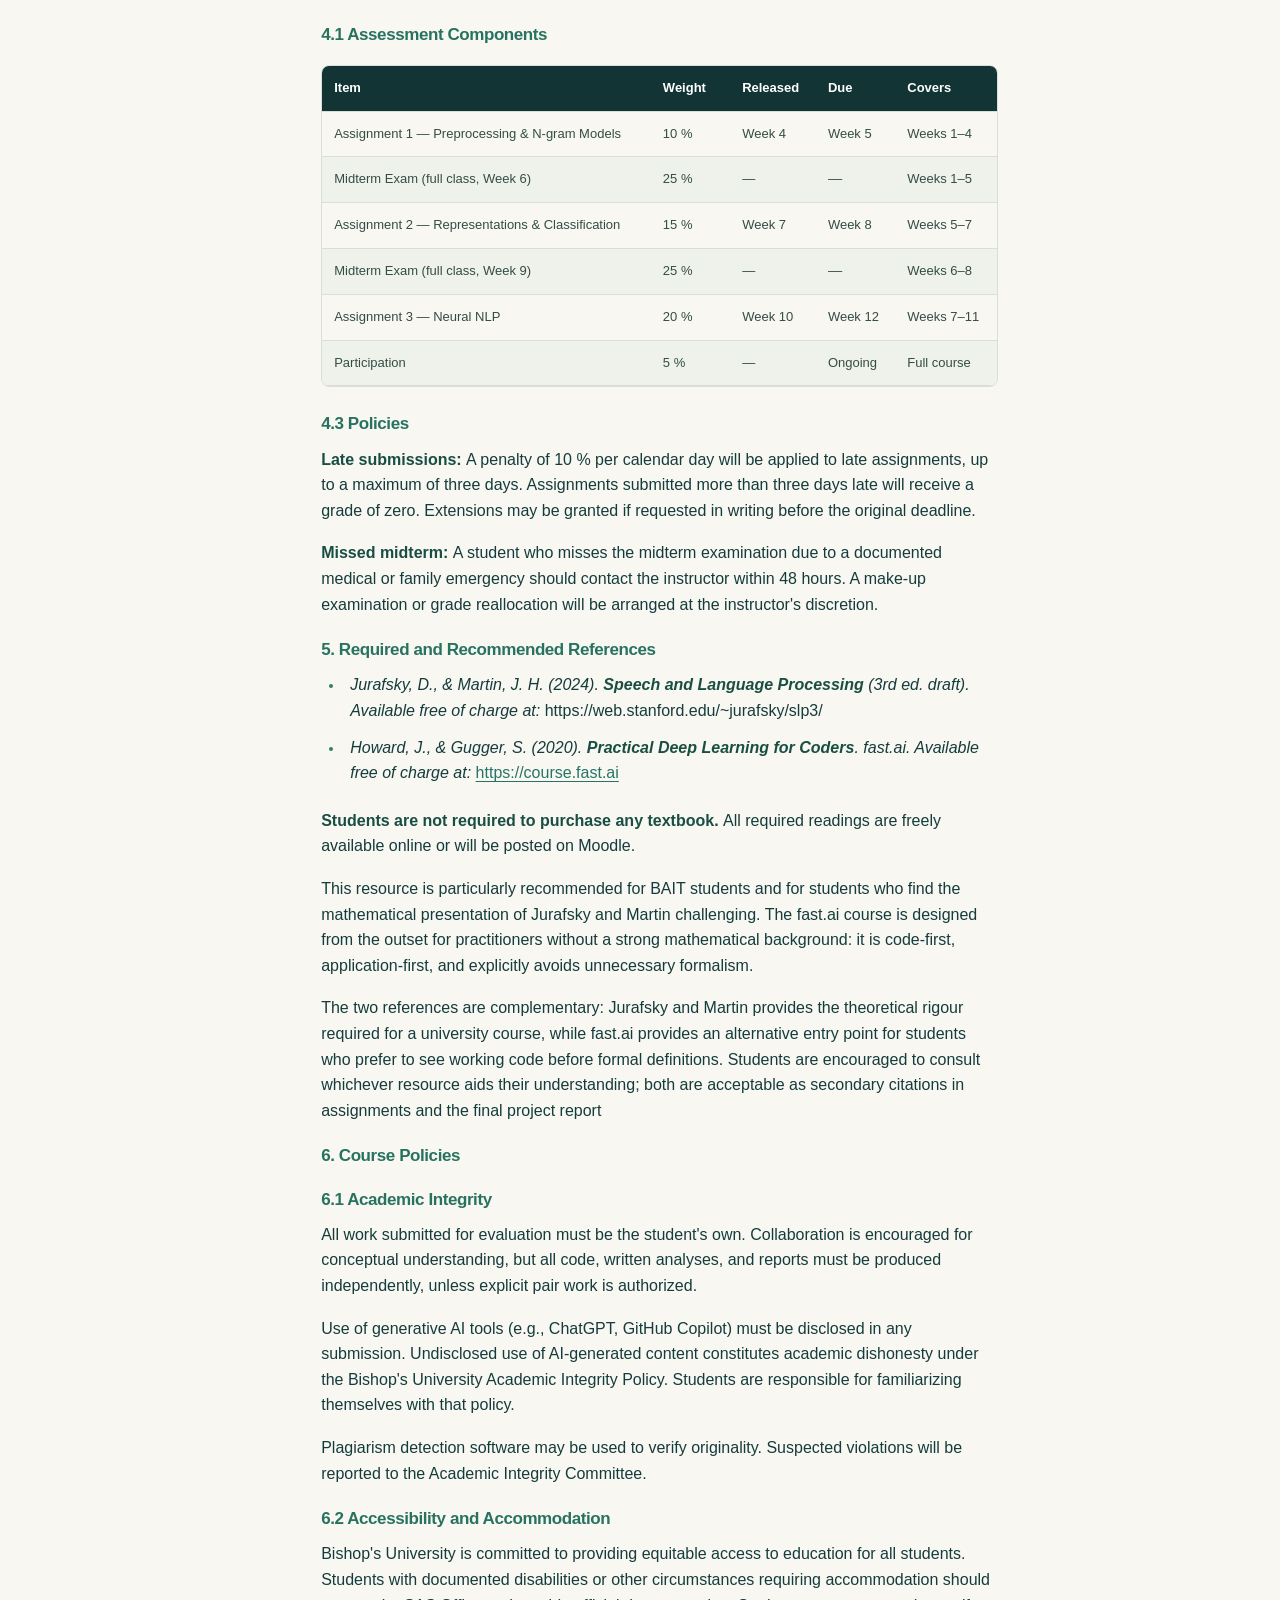
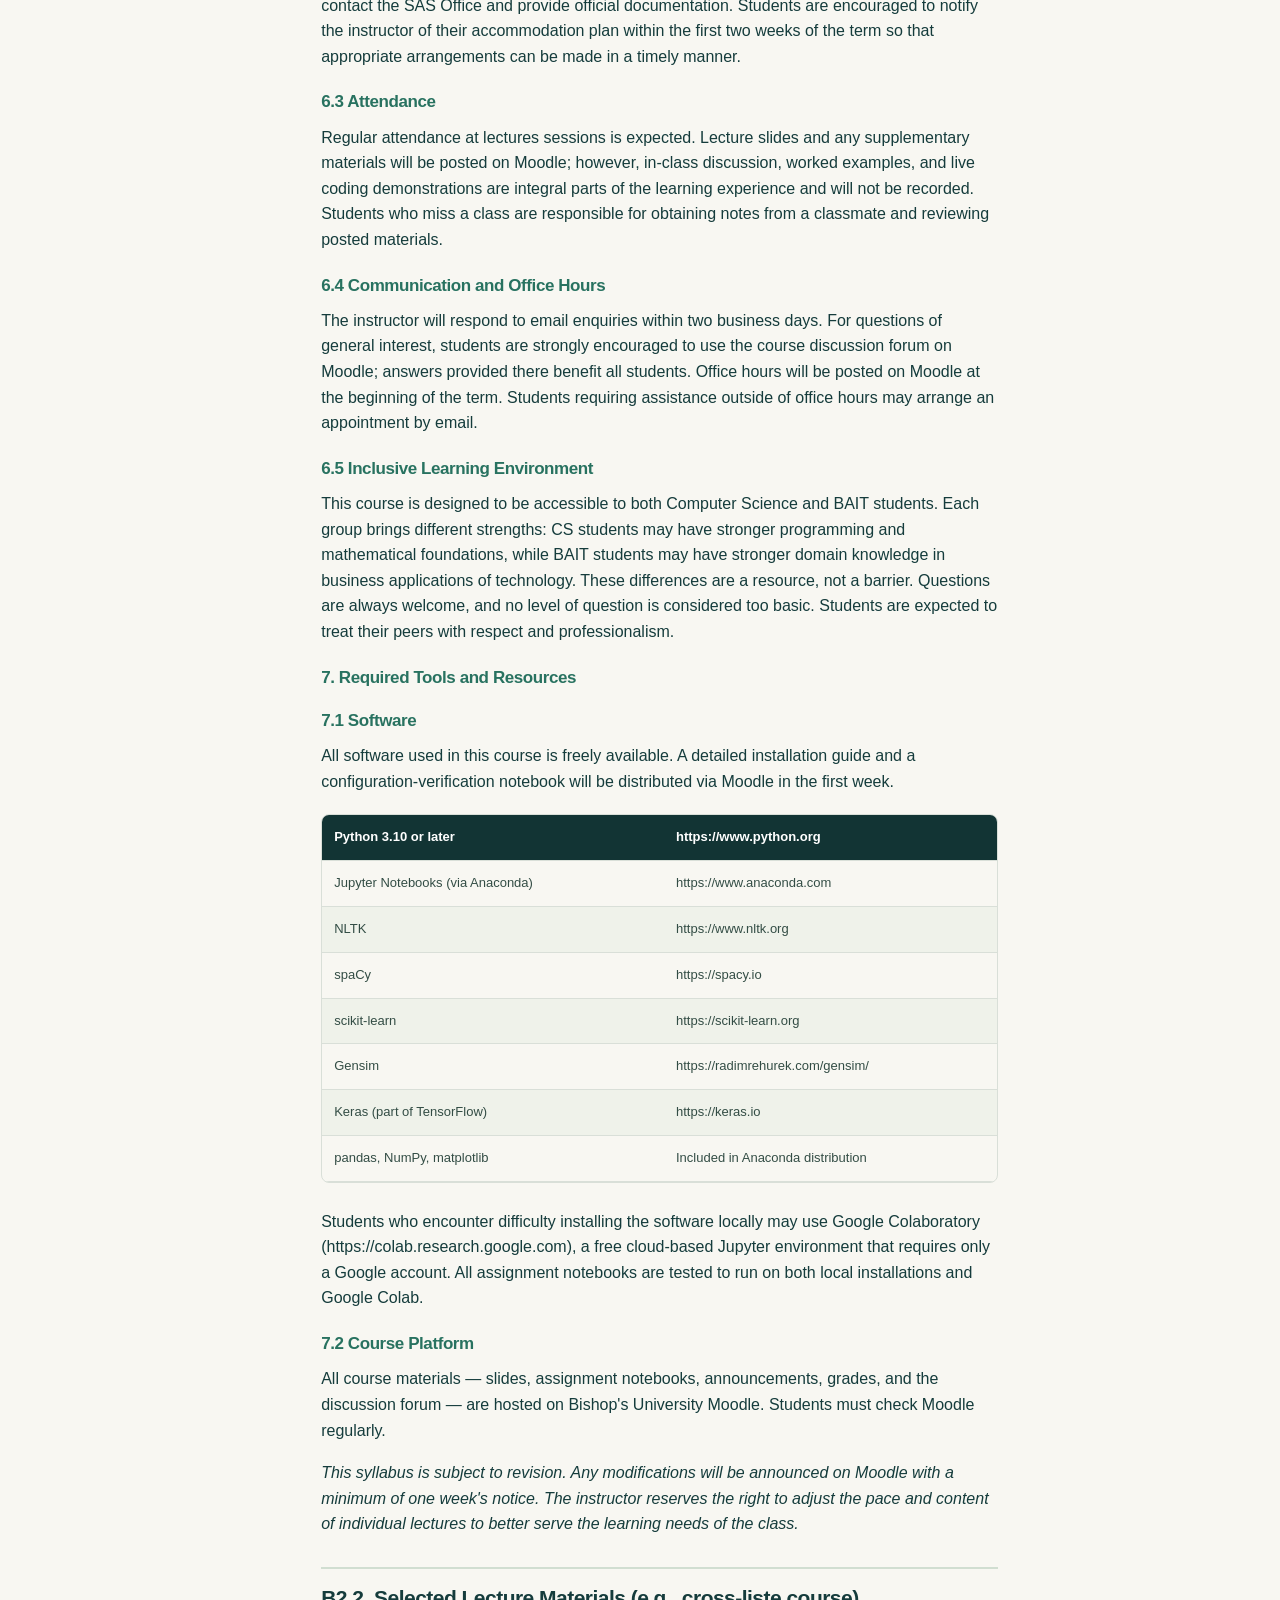
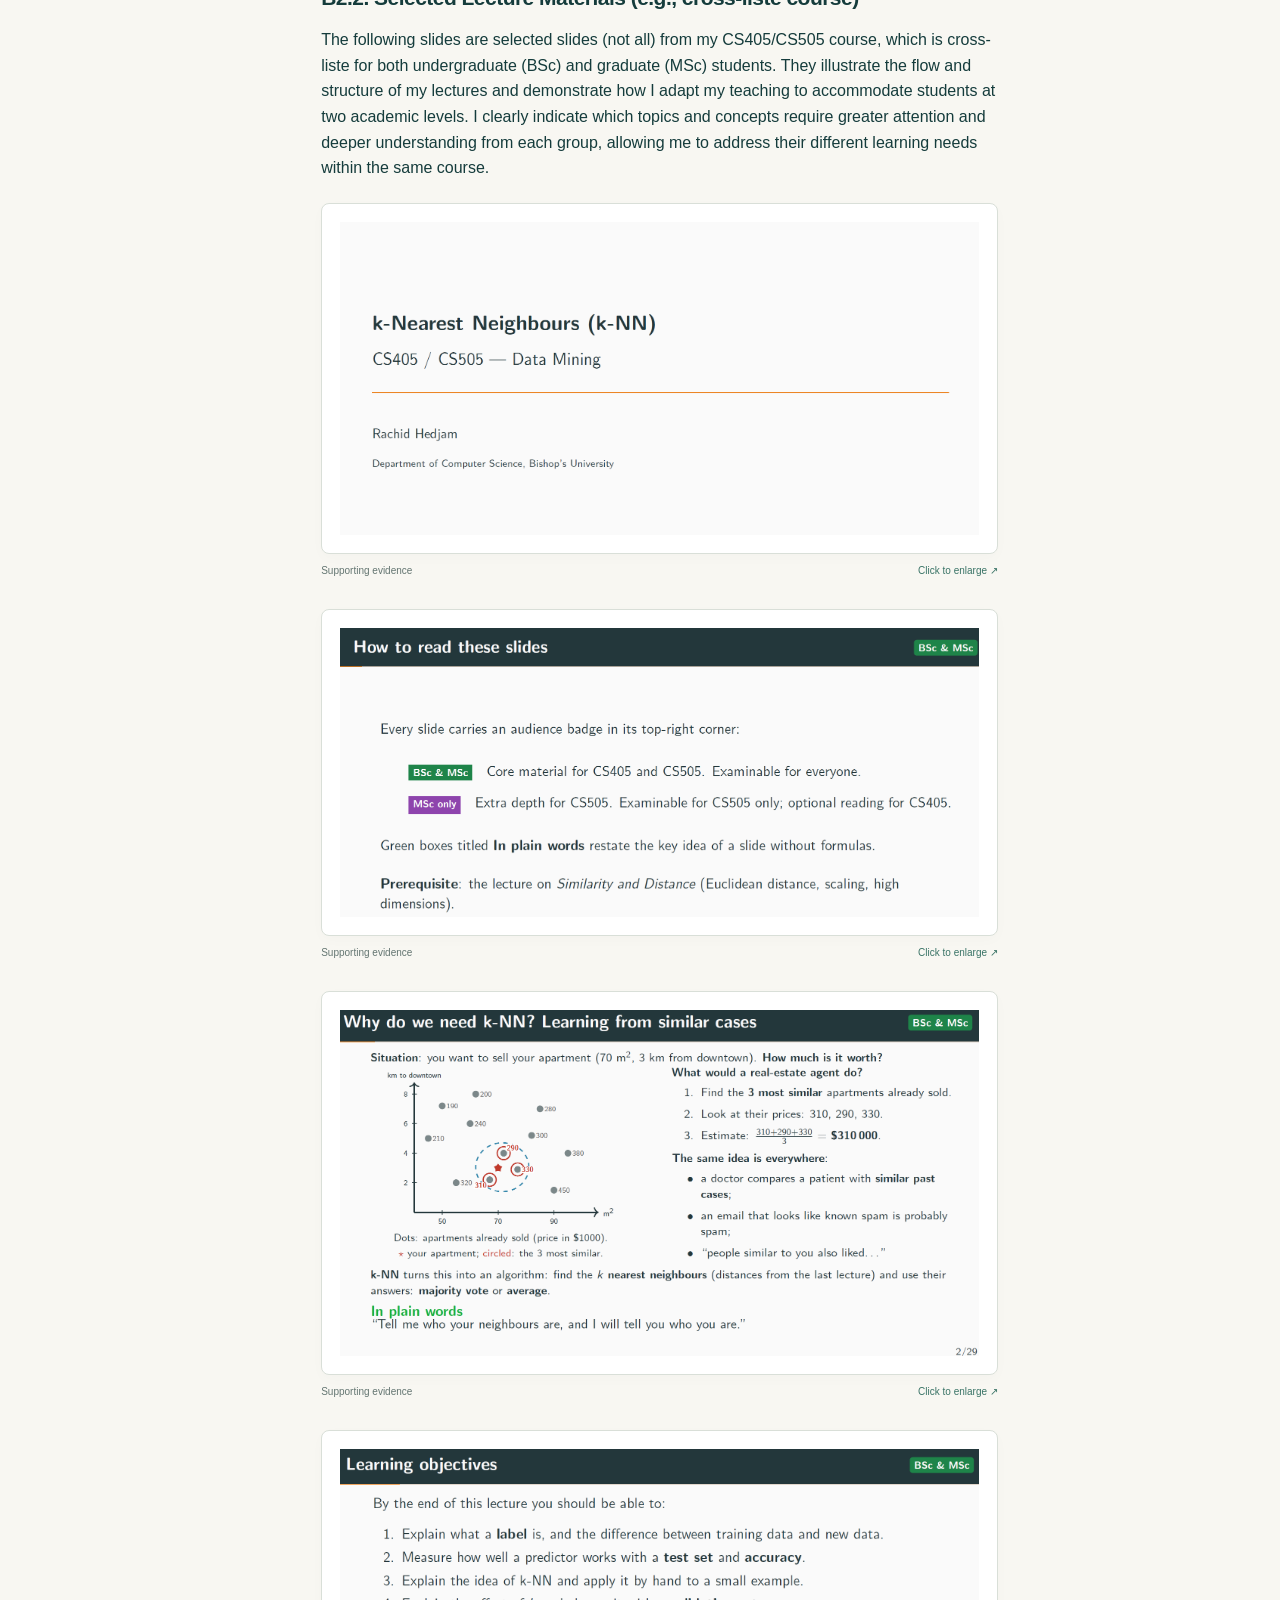
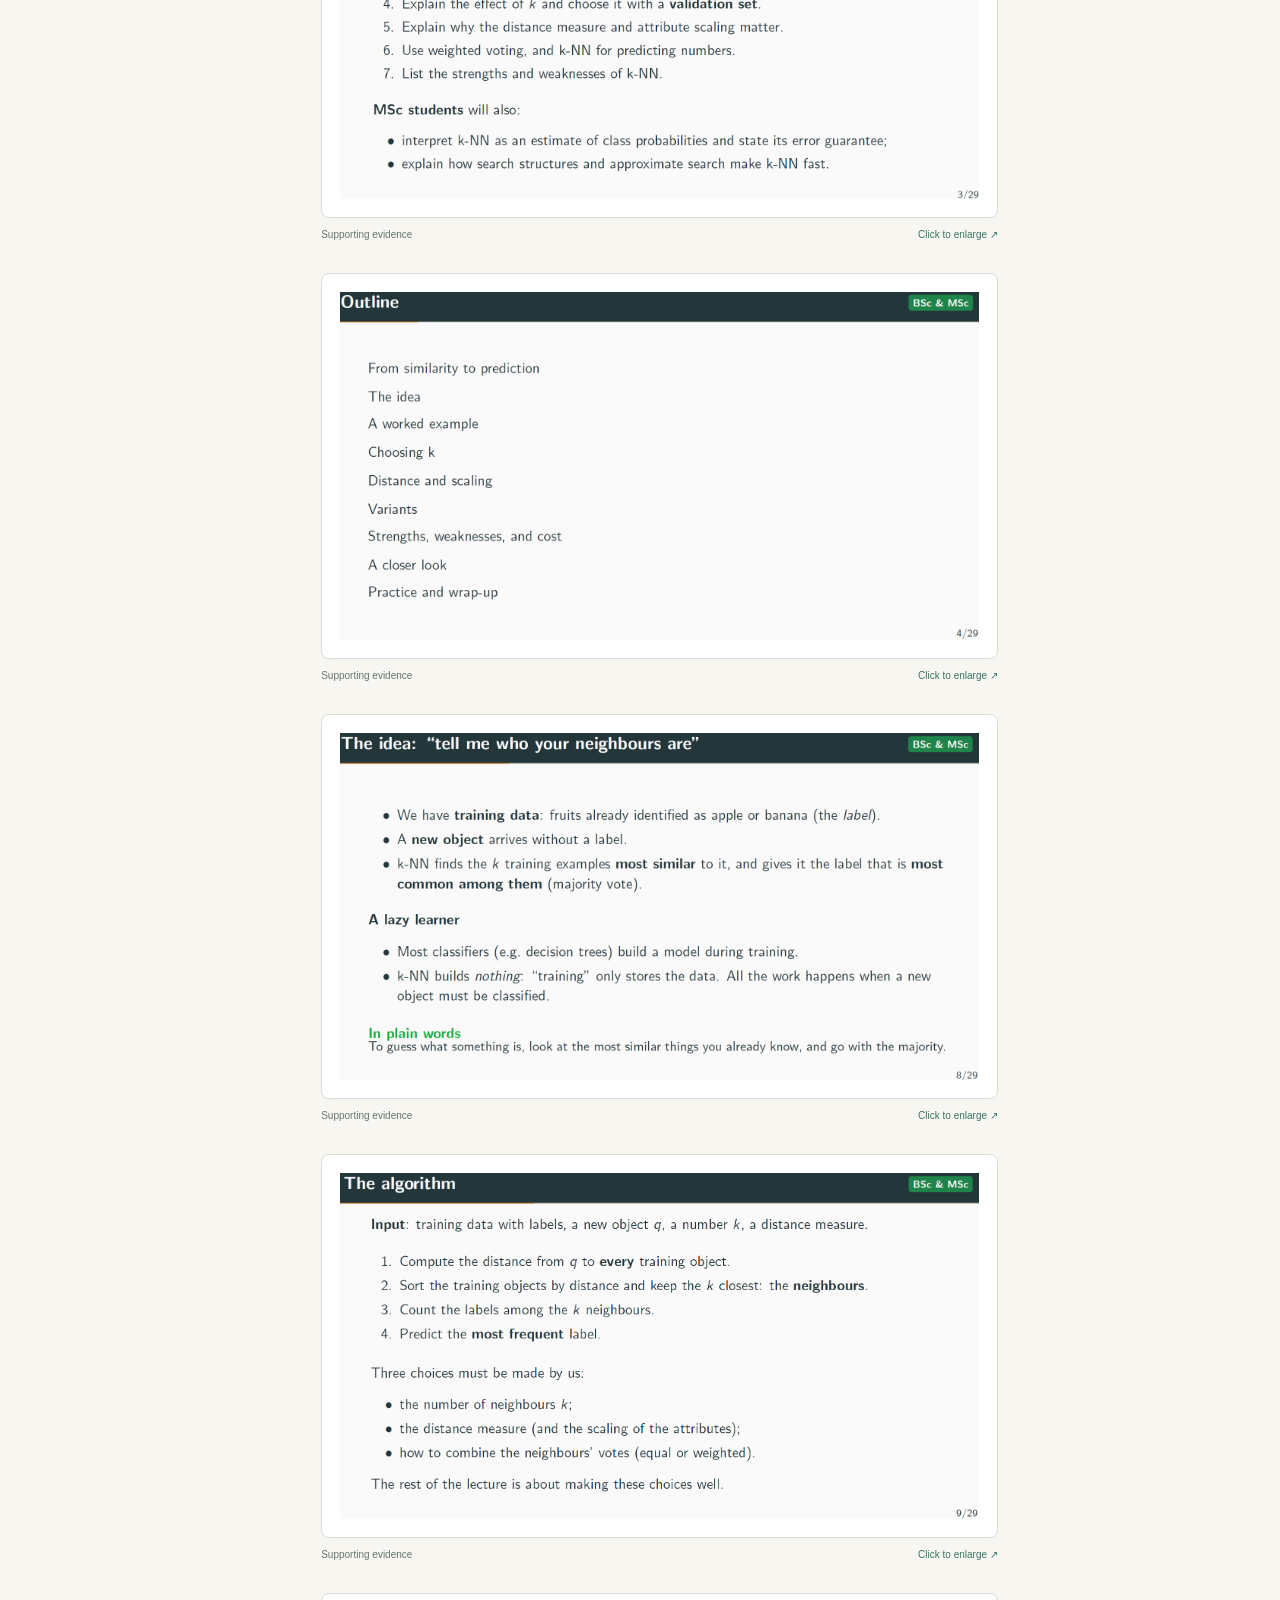
<file: teaching-evidence.html>
<!DOCTYPE html>
<html lang="en"><head><meta charset="utf-8"><meta name="viewport" content="width=device-width,initial-scale=1"><meta name="description" content="Course evaluations, learning resources and student accomplishments."><title>Teaching evidence · Rachid Hedjam</title><link rel="stylesheet" href="assets/style.css"><script src="assets/app.js" defer></script></head><body>
<a class="skip" href="#main">Skip to content</a><div id="progress"></div>
<aside class="sidebar" id="navigation"><a class="brand" href="index.html"><span class="monogram">RH<span>•</span></span><strong>Rachid Hedjam</strong><small>ACADEMIC PORTFOLIO</small></a><nav><div class="nav-group"><span>APPLICATION</span><a href="index.html"><span>Overview</span><span class="nav-arrow">↗</span></a><a href="letter.html"><span>Application letter</span><span class="nav-arrow">↗</span></a><a href="case.html"><span>Case for promotion</span><span class="nav-arrow">↗</span></a><a href="teaching.html"><span>Teaching &amp; learning</span><span class="nav-arrow">↗</span></a><a href="research.html"><span>Research &amp; scholarship</span><span class="nav-arrow">↗</span></a><a href="supervision.html"><span>Supervision &amp; mentorship</span><span class="nav-arrow">↗</span></a><a href="service.html"><span>Leadership &amp; service</span><span class="nav-arrow">↗</span></a><a href="future.html"><span>Future contribution</span><span class="nav-arrow">↗</span></a></div><div class="nav-group"><span>ACADEMIC RECORD</span><a href="cv.html"><span>Academic CV</span><span class="nav-arrow">↗</span></a><a href="publications.html"><span>Publications</span><span class="nav-arrow">↗</span></a></div><div class="nav-group"><span>SUPPORTING EVIDENCE</span><a aria-current="page" href="teaching-evidence.html"><span>Teaching evidence</span><span class="nav-arrow">↗</span></a><a href="research-evidence.html"><span>Research evidence</span><span class="nav-arrow">↗</span></a><a href="trainee-evidence.html"><span>Trainee outcomes</span><span class="nav-arrow">↗</span></a><a href="service-evidence.html"><span>Service evidence</span><span class="nav-arrow">↗</span></a></div></nav><a class="download" href="assets/Hedjam_Promotion_Dossier.docx" download>↓ Download full dossier</a><div class="side-foot">Bishop’s University<br>Sherbrooke, Québec</div></aside>
<div class="site"><header class="topbar"><button id="menu" aria-label="Open navigation" aria-expanded="false">☰</button><span>PROMOTION TO FULL PROFESSOR</span><button class="search-open" aria-label="Search dossier">Search dossier <kbd>/</kbd></button></header>
<main id="main"><div class="page-head"><div class="eyebrow">RACHID HEDJAM / PROMOTION DOSSIER</div><h1>Teaching evidence</h1><p>Course evaluations, learning resources and student accomplishments.</p></div>
<div class="reading-layout"><article class="prose"><h2 id="p636">Appendix B. Teaching evidence</h2><h3 id="p637">B1. Course inventory and evaluation reports</h3><p class="" id="p638"><strong>Bishop's University evaluations (scale out of 5):</strong></p><div class="table-scroll" tabindex="0"><table id="t639"><tr><th colspan="1"><p><strong>Course / Term</strong></p></th><th colspan="1"><p><strong>Overall (Ind.)</strong></p></th><th colspan="1"><p><strong>Overall (Inst.)</strong></p></th><th colspan="1"><p><strong>Instructor (Ind.)</strong></p></th><th colspan="1"><p><strong>Instructor (Inst.)</strong></p></th><th colspan="1"><p><strong>Course (Ind.)</strong></p></th><th colspan="1"><p><strong>Course (Inst.)</strong></p></th></tr><tr><td colspan="1"><p><strong>CS504 / Fall 2023</strong></p></td><td colspan="1"><p>4.44</p></td><td colspan="1"><p>4.03</p></td><td colspan="1"><p>4.39</p></td><td colspan="1"><p>4.20</p></td><td colspan="1"><p>4.49</p></td><td colspan="1"><p>4.24</p></td></tr><tr><td colspan="1"><p><strong>CS503 / Winter 2024</strong></p></td><td colspan="1"><p>4.56</p></td><td colspan="1"><p>4.10</p></td><td colspan="1"><p>4.60</p></td><td colspan="1"><p>4.27</p></td><td colspan="1"><p>4.69</p></td><td colspan="1"><p>4.31</p></td></tr><tr><td colspan="1"><p><strong>CS562 / Winter 2024</strong></p></td><td colspan="1"><p>3.25</p></td><td colspan="1"><p>4.10</p></td><td colspan="1"><p>3.38</p></td><td colspan="1"><p>4.27</p></td><td colspan="1"><p>4.03</p></td><td colspan="1"><p>4.31</p></td></tr><tr><td colspan="1"><p><strong>CS219 / Winter 2025</strong></p></td><td colspan="1"><p>4.21</p></td><td colspan="1"><p>4.10</p></td><td colspan="1"><p>4.32</p></td><td colspan="1"><p>4.25</p></td><td colspan="1"><p>4.30</p></td><td colspan="1"><p>4.30</p></td></tr><tr><td colspan="1"><p><strong>CS446 / Winter 2025</strong></p></td><td colspan="1"><p>3.79</p></td><td colspan="1"><p>4.10</p></td><td colspan="1"><p>3.93</p></td><td colspan="1"><p>4.28</p></td><td colspan="1"><p>4.28</p></td><td colspan="1"><p>4.30</p></td></tr><tr><td colspan="1"><p><strong>CS503 / Winter 2025</strong></p></td><td colspan="1"><p>4.74</p></td><td colspan="1"><p>4.10</p></td><td colspan="1"><p>4.59</p></td><td colspan="1"><p>4.25</p></td><td colspan="1"><p>4.71</p></td><td colspan="1"><p>4.30</p></td></tr><tr><td colspan="1"><p><strong>CS307 / Fall 2025</strong></p></td><td colspan="1"><p>4.31</p></td><td colspan="1"><p>4.05</p></td><td colspan="1"><p>4.18</p></td><td colspan="1"><p>4.23</p></td><td colspan="1"><p>4.54</p></td><td colspan="1"><p>4.28</p></td></tr><tr><td colspan="1"><p><strong>CS316 / Fall 2025</strong></p></td><td colspan="1"><p>4.13</p></td><td colspan="1"><p>4.05</p></td><td colspan="1"><p>4.15</p></td><td colspan="1"><p>4.23</p></td><td colspan="1"><p>4.39</p></td><td colspan="1"><p>4.28</p></td></tr><tr><td colspan="1"><p><strong>Average, 8 course offerings (excl. lab)</strong></p></td><td colspan="1"><p>4.18</p></td><td colspan="1"><p>4.08</p></td><td colspan="1"><p>4.19</p></td><td colspan="1"><p>4.25</p></td><td colspan="1"><p>4.43</p></td><td colspan="1"><p>4.29</p></td></tr><tr><td colspan="1"><p><strong>CS307L (lab) / Fall 2025</strong></p></td><td colspan="1"><p>4.67</p></td><td colspan="1"><p>4.38</p></td><td colspan="1"><p>-</p></td><td colspan="1"><p>-</p></td><td colspan="1"><p>-</p></td><td colspan="1"><p>-</p></td></tr></table></div><p class="" id="p640">Winter 2026: not evaluated, because too few students completed the survey.</p><p class="" id="p641"><strong>Sultan Qaboos University evaluations (scale out of 4):</strong></p><div class="table-scroll" tabindex="0"><table id="t642"><tr><th colspan="1"><p><strong>Course</strong></p></th><th colspan="1"><p><strong>Term</strong></p></th><th colspan="1"><p><strong>Instructor</strong></p></th><th colspan="1"><p><strong>Overall</strong></p></th><th colspan="1"><p><strong>N</strong></p></th><th colspan="1"><p><strong>Course Avg.</strong></p></th><th colspan="1"><p><strong>Dept. Avg.</strong></p></th><th colspan="1"><p><strong>College Avg.</strong></p></th></tr><tr><td colspan="1"><p><strong>COMP2102</strong></p></td><td colspan="1"><p>Fall 2021</p></td><td colspan="1"><p>3.51</p></td><td colspan="1"><p>3.41</p></td><td colspan="1"><p>16</p></td><td colspan="1"><p>3.41</p></td><td colspan="1"><p>3.31</p></td><td colspan="1"><p>3.23</p></td></tr><tr><td colspan="1"><p><strong>COMP2102</strong></p></td><td colspan="1"><p>Spring 2021</p></td><td colspan="1"><p>3.31</p></td><td colspan="1"><p>3.26</p></td><td colspan="1"><p>13</p></td><td colspan="1"><p>3.26</p></td><td colspan="1"><p>3.35</p></td><td colspan="1"><p>3.04</p></td></tr><tr><td colspan="1"><p><strong>COMP4601</strong></p></td><td colspan="1"><p>Spring 2021</p></td><td colspan="1"><p>2.51</p></td><td colspan="1"><p>2.33</p></td><td colspan="1"><p>13</p></td><td colspan="1"><p>2.33</p></td><td colspan="1"><p>3.35</p></td><td colspan="1"><p>3.04</p></td></tr><tr><td colspan="1"><p><strong>COMP6113</strong></p></td><td colspan="1"><p>Fall 2019</p></td><td colspan="1"><p>3.75</p></td><td colspan="1"><p>3.73</p></td><td colspan="1"><p>9</p></td><td colspan="1"><p>3.73</p></td><td colspan="1"><p>3.28</p></td><td colspan="1"><p>3.25</p></td></tr><tr><td colspan="1"><p><strong>COMP2101</strong></p></td><td colspan="1"><p>Fall 2019</p></td><td colspan="1"><p>3.43</p></td><td colspan="1"><p>3.39</p></td><td colspan="1"><p>26</p></td><td colspan="1"><p>3.49</p></td><td colspan="1"><p>3.28</p></td><td colspan="1"><p>3.25</p></td></tr><tr><td colspan="1"><p><strong>COMP4601</strong></p></td><td colspan="1"><p>Spring 2019</p></td><td colspan="1"><p>3.19</p></td><td colspan="1"><p>3.04</p></td><td colspan="1"><p>26</p></td><td colspan="1"><p>3.04</p></td><td colspan="1"><p>3.30</p></td><td colspan="1"><p>3.27</p></td></tr><tr><td colspan="1"><p><strong>COMP2101</strong></p></td><td colspan="1"><p>Fall 2018</p></td><td colspan="1"><p>3.75</p></td><td colspan="1"><p>3.39</p></td><td colspan="1"><p>28</p></td><td colspan="1"><p>3.44</p></td><td colspan="1"><p>3.38</p></td><td colspan="1"><p>3.30</p></td></tr><tr><td colspan="1"><p><strong>COMP4601</strong></p></td><td colspan="1"><p>Fall 2018</p></td><td colspan="1"><p>3.80</p></td><td colspan="1"><p>3.67</p></td><td colspan="1"><p>20</p></td><td colspan="1"><p>3.67</p></td><td colspan="1"><p>3.38</p></td><td colspan="1"><p>3.30</p></td></tr><tr><td colspan="1"><p><strong>COMP6125</strong></p></td><td colspan="1"><p>Spring 2018</p></td><td colspan="1"><p>3.67</p></td><td colspan="1"><p>3.53</p></td><td colspan="1"><p>10</p></td><td colspan="1"><p>3.53</p></td><td colspan="1"><p>3.40</p></td><td colspan="1"><p>3.30</p></td></tr><tr><td colspan="1"><p><strong>COMP2101</strong></p></td><td colspan="1"><p>Spring 2018</p></td><td colspan="1"><p>3.83</p></td><td colspan="1"><p>3.78</p></td><td colspan="1"><p>13</p></td><td colspan="1"><p>3.24</p></td><td colspan="1"><p>3.40</p></td><td colspan="1"><p>3.30</p></td></tr><tr><td colspan="1"><p><strong>COMP3202</strong></p></td><td colspan="1"><p>Fall 2017</p></td><td colspan="1"><p>3.33</p></td><td colspan="1"><p>3.22</p></td><td colspan="1"><p>16</p></td><td colspan="1"><p>3.22</p></td><td colspan="1"><p>3.29</p></td><td colspan="1"><p>3.25</p></td></tr><tr><td colspan="1"><p><strong>COMP2101</strong></p></td><td colspan="1"><p>Fall 2017</p></td><td colspan="1"><p>3.60</p></td><td colspan="1"><p>3.63</p></td><td colspan="1"><p>25</p></td><td colspan="1"><p>3.49</p></td><td colspan="1"><p>3.29</p></td><td colspan="1"><p>3.25</p></td></tr></table></div><p class="" id="p643"><em>COMP3600/COMP6113 (Spring 2022) and several 2020 offerings have no recorded survey (not performed, low enrolment, or COVID-19 disruption) and are omitted rather than shown as zero.</em></p><h4 id="p644">Unsolicited student feedback</h4><p class="" id="p645">Two unsolicited emails from students are attached after this entry. Excerpts are short and anonymized; the originals are on file.</p><ul class="dossier-list"><li class="" id="p646">CS307, Fall 2025 — email received 11/27/2025 from one student: "You always kept the classes lively and informative. You not only focused on course material but also general life advice to help us succeed in the current world." [Personal sentence redacted in the attached copy.]</li></ul><figure class="exhibit"><button class="image-button" data-image="assets/image-20.png" aria-label="Enlarge supporting document"><img loading="lazy" src="assets/image-20.png" alt="Supporting document from the promotion dossier"></button><figcaption>Supporting evidence <span>Click to enlarge ↗</span></figcaption></figure><ul class="dossier-list"><li class="" id="p648">CS504 (Fall 2023), CS503 and CS462/CS562 (Winter 2024) — email received on 4/6/2025 from a Master's student: "Your classes and assignments definitely have increased my in-depth knowledge in the field"; "your weekly assignments have allowed me to progress in my understanding of the subject with a great hands-on learning experience"; and, on the choice of algorithm, "how to tackle any problem with a suitable algorithm and why it's very important to visualize any dataset". These comments are one student's view and are offered alongside, not in place of, the official evaluations above.</li></ul><figure class="exhibit"><button class="image-button" data-image="assets/image-39.png" aria-label="Enlarge supporting document"><img loading="lazy" src="assets/image-39.png" alt="Supporting document from the promotion dossier"></button><figcaption>Supporting evidence <span>Click to enlarge ↗</span></figcaption></figure><h3 id="p650">B2. Course materials and curriculum development</h3><h3 id="p651">B2.1. Syllabus</h3><p class="" id="p652">See next pages</p><p class="" id="p667"><strong>BISHOP'S UNIVERSITY</strong></p><p class="" id="p668">Department of Computer Science</p><p class="" id="p670"><strong>COURSE SYLLABUS</strong></p><p class="" id="p671"><strong>CS 320 — Natural Language Processing (NLP)</strong></p><div class="table-scroll" tabindex="0"><table id="t674"><tr><th colspan="1"><p><strong>Course Code:</strong></p></th><th colspan="1"><p><strong>CS 320</strong></p></th></tr><tr><td colspan="1"><p><strong>Credits:</strong></p></td><td colspan="1"><p>3 credits</p></td></tr><tr><td colspan="1"><p><strong>Level:</strong></p></td><td colspan="1"><p>320 — Intermediate Undergraduate</p></td></tr><tr><td colspan="1"><p><strong>Intended Audience:</strong></p></td><td colspan="1"><p>BSc Computer Science and BSc Business/IT (BAIT)</p></td></tr><tr><td colspan="1"><p><strong>Prerequisites:</strong></p></td><td colspan="1"><p>CS304</p></td></tr><tr><td colspan="1"><p><strong>Term:</strong></p></td><td colspan="1"><p></p></td></tr><tr><td colspan="1"><p><strong>Instructor:</strong></p></td><td colspan="1"><p>Rachid Hedjam</p></td></tr><tr><td colspan="1"><p><strong>Office Hours:</strong></p></td><td colspan="1"><p>Online/Office- upon request</p></td></tr><tr><td colspan="1"><p><strong>Contact:</strong></p></td><td colspan="1"><p>rhedjam@ubishops.ca</p></td></tr></table></div><h4 id="p677">1. Course Description</h4><p class="" id="p678">Language is the primary medium through which humans communicate, reason, and record knowledge. Natural Language Processing (NLP) is the subfield of Computer Science and Artificial Intelligence concerned with enabling computers to understand, process, and generate human language. From search engines and spam filters to machine translation and intelligent assistants, NLP underlies a broad range of technologies that shape modern business and daily life.</p><p class="" id="p679">CS320 provides a rigorous yet accessible introduction to the core concepts, algorithms, and practical tools of NLP. The course is designed for a mixed audience of Computer Science (BSc CS) and Business/Information Technology (BSc BAIT) students at the third-year undergraduate level. Mathematical content is presented at a moderate level: formal notation is used where appropriate, but every formula is accompanied by a plain-language explanation, and no result is expected to be derived from first principles. The emphasis is on conceptual understanding and practical application.</p><p class="" id="p680">The course follows the classical NLP pipeline — from raw text to intelligent applications — progressing from statistical foundations through neural sequence models. It stops deliberately before the Transformer architecture, which is the entry point of CS 520 level (Large Language Models). Students who complete CS320 will have the background necessary to understand and critically evaluate modern language technology, including the limitations and ethical concerns it raises.</p><h4 id="p682">Scope</h4><p class="" id="p683"><strong>This course covers: </strong>text preprocessing, statistical language models, vector space representations, word embeddings, text classification, sequence labeling, syntactic parsing, recurrent neural networks, the encoder-decoder framework with attention, and NLP ethics.</p><p class="" id="p685"><strong>This course does not cover (reserved for CS </strong><strong>520):</strong><strong> </strong>Transformer architectures, BERT, GPT and other large language models, fine-tuning, prompt engineering, and retrieval-augmented generation.</p><h4 id="p686">2. Learning Outcomes</h4><p class="" id="p687">Upon successful completion of CS320, students will be able to:</p><h4 id="p688">Knowledge and Understanding</h4><ul class="dossier-list"><li class="" id="p689">Explain the main challenges of NLP and the role of the different levels of linguistic analysis. </li><li class="" id="p690">Describe statistical n-gram language models and the need for smoothing. </li><li class="" id="p691">Distinguish sparse and dense text representations and justify their use. </li><li class="" id="p692">Explain the evolution from RNNs/LSTMs to attention-based models.</li></ul><h4 id="p693">Skills and Application</h4><p class="" id="p694">Build a complete text preprocessing pipeline using Python, NLTK and/or spaCy. </p><p class="" id="p695">Implement and evaluate classical text classifiers on real datasets. </p><p class="" id="p696">Apply pre-trained word embeddings for similarity and analogy tasks. </p><p class="" id="p697">Design, implement and present a small NLP project.</p><h4 id="p698">Professional and Ethical Awareness</h4><p class="" id="p699">Identify sources of bias in NLP systems and discuss ethical and regulatory considerations (including relevant Canadian frameworks).</p><h4 id="p700">Prerequisites and Assumed Background</h4><p class="" id="p701">The course assumes the following background. Students who are missing any item should complete the suggested preparation before Week 3.</p><div class="table-scroll" tabindex="0"><table id="t703"><tr><th colspan="1"><p>Topic</p></th><th colspan="1"><p>Required level</p></th><th colspan="1"><p>Where it is needed</p></th></tr><tr><td colspan="1"><p>Python programming</p></td><td colspan="1"><p>Comfortable with loops, functions, lists, dicts</p></td><td colspan="1"><p>All weeks with coding (Weeks 2–12)</p></td></tr><tr><td colspan="1"><p>Probability and statistics</p></td><td colspan="1"><p>Basic: P(A), P(A|B), concept of expectation</p></td><td colspan="1"><p>Weeks 3–4 (n-grams, perplexity)</p></td></tr><tr><td colspan="1"><p>Linear algebra</p></td><td colspan="1"><p>Vectors and dot products (one lecture review is sufficient)</p></td><td colspan="1"><p>Weeks 5–6 (TF-IDF, embeddings)</p></td></tr><tr><td colspan="1"><p>Machine learning concepts</p></td><td colspan="1"><p>Not required — introduced in Week 10</p></td><td colspan="1"><p>Module 5</p></td></tr><tr><td colspan="1"><p>Linguistics</p></td><td colspan="1"><p>Not required — introduced in Week 1</p></td><td colspan="1"><p>Entire course</p></td></tr></table></div><h4 id="p704">3. Course Schedule</h4><p class="" id="p705">The table below summarizes the topic, core content, tools, and assessments for each of the twelve weeks. The course is organized into six thematic modules. Module headers (shaded rows) indicate thematic transitions; they do not correspond to separate class meetings.</p><p class="" id="p707"><em><strong>Note on mathematical content: </strong></em><em>Formulae are introduced where necessary to ensure </em><em>rigor, but</em><em> are always accompanied by a plain-language explanation. Students are expected to understand and apply formulas, not derive them.</em></p><div class="table-scroll" tabindex="0"><table id="t710"><tr><th colspan="1"><p>Wk</p></th><th colspan="1"><p>Topic</p></th><th colspan="1"><p>Key Concepts &amp; Content</p></th><th colspan="1"><p>Tools</p></th><th colspan="1"><p>Notes</p></th></tr><tr><td colspan="5"><p>MODULE 1 — Foundations and Text Processing</p></td></tr><tr><td colspan="1"><p>1</p></td><td colspan="1"><p><strong>Introduction to NLP</strong></p></td><td colspan="1"><p>What is NLP and why does it matter?</p><p>Applications: autocomplete, translation, voice assistants.</p><p>Linguistic levels: morphology, syntax, semantics, pragmatics.</p><p>Sources of ambiguity: lexical, structural, referential.</p><p>Brief history: rule-based → statistical → neural. No maths this week.</p></td><td colspan="1"><p>Discussion only</p></td><td colspan="1"><p></p></td></tr><tr><td colspan="1"><p>2</p></td><td colspan="1"><p><strong>Text Preprocessing</strong></p></td><td colspan="1"><p>Tokenization and sentence segmentation.</p><p>Lowercasing, punctuation removal, stopwords.</p><p>Stemming vs. lemmatization — when to use each.</p><p>Regular expressions: character classes, counters, basic patterns.</p><p>Complete preprocessing pipeline in Python.</p></td><td colspan="1"><p>Python</p><p>NLTK</p><p>spaCy</p></td><td colspan="1"><p></p></td></tr><tr><td colspan="5"><p>MODULE 2 — Statistical Language Models</p></td></tr><tr><td colspan="1"><p>3</p></td><td colspan="1"><p><strong>N-gram Language Models</strong></p></td><td colspan="1"><p>Why language models? Probability review: joint, conditional, independence (15 min).</p><p>Chain rule. Markov assumption — why not use full history.</p><p>Unigram, bigram, trigram models. MLE: counting and normalizing.</p><p>Sentence probability by hand. Log probabilities.</p></td><td colspan="1"><p>Python</p><p>NLTK (MLE)</p><p>Jupyter</p></td><td colspan="1"><p></p></td></tr><tr><td colspan="1"><p>4</p></td><td colspan="1"><p><strong>Smoothing and Evaluation</strong></p></td><td colspan="1"><p>Sparsity: why MLE fails at test time. Laplace add-1 smoothing.</p><p>Interpolation: mixing n-gram orders. Kneser-Ney: mention only.</p><p>Train / dev / test splits. Perplexity: formula and interpretation. Data contamination.</p></td><td colspan="1"><p>Python</p><p>NLTK (Laplace)</p><p>Jupyter</p></td><td colspan="1"><p><em>Assignment 1 released.</em></p></td></tr><tr><td colspan="5"><p>MODULE 3 — Text Representations</p></td></tr><tr><td colspan="1"><p>5</p></td><td colspan="1"><p><strong>Bag-of-Words and TF-IDF</strong></p></td><td colspan="1"><p>From tokens to numbers. Vocabulary and document-term matrix.</p><p>Bag-of-Words: construction and limits.</p><p>TF-IDF weighting: formula and worked example.</p><p>Cosine similarity for document comparison.</p><p>TF-IDF as a feature vector for classification — bridge to Module 4.</p></td><td colspan="1"><p>Python</p><p>scikit-learn</p><p>pandas</p></td><td colspan="1"><p><em>Assignment 1 due.</em></p></td></tr><tr><td colspan="1"><p>6</p></td><td colspan="1"><p><strong>Midterm 1</strong></p></td><td colspan="1"><p>Full 1 h 30 min in-class exam. Covers Modules 1–2 and the representation foundations of Module 3 (Weeks 1–5). </p></td><td colspan="1"><p>—</p></td><td colspan="1"><p></p></td></tr><tr><td colspan="5"><p>MODULE 4 — Core NLP Tasks</p></td></tr><tr><td colspan="1"><p>7</p></td><td colspan="1"><p><strong>Text Classification</strong></p></td><td colspan="1"><p>Classification as a task.</p><p>Feature vectors from TF-IDF: how scikit-learn pipelines connect TfidfVectorizer to a classifier.</p><p>Naive Bayes: one numerical example, no derivation.</p><p>Logistic regression for text. Feature engineering: unigrams, bigrams.</p><p>Precision, recall, F1, confusion matrix. Sentiment analysis case study.</p></td><td colspan="1"><p>Python</p><p>scikit-learn</p><p>NLTK</p></td><td colspan="1"><p><em>Assignment 2 released.</em></p></td></tr><tr><td colspan="1"><p>8</p></td><td colspan="1"><p><strong>Sequence Labelling, NER, and Parsing</strong></p></td><td colspan="1"><p>POS tagging: what tags are and why they matter. IOB tagging scheme.</p><p>Named Entity Recognition: persons, orgs, locations, dates.</p><p>HMMs: state diagram — conceptual only. spaCy NER in practice. Error analysis.</p><p>Syntax: constituency and dependency parsing — intuition and spaCy demo.</p><p>Context-free grammars: conceptual only.</p></td><td colspan="1"><p>Python</p><p>spaCy</p></td><td colspan="1"><p></p><p><em>Assignment 2 due.</em></p></td></tr><tr><td colspan="1"><p>9</p></td><td colspan="1"><p><strong>Midterm 2</strong></p></td><td colspan="1"><p>Full 1 h 30 min in-class exam. Covers Modules 3–4 (Weeks 5–8): TF-IDF, text classification, sequence labelling, NER, parsing. </p></td><td colspan="1"><p>—</p></td><td colspan="1"><p></p></td></tr><tr><td colspan="5"><p>MODULE 5 — Introduction to Neural NLP</p></td></tr><tr><td colspan="1"><p>10</p></td><td colspan="1"><p><strong>Neural Networks for Text</strong></p></td><td colspan="1"><p>Why TF-IDF falls short for neural models: sparse, no semantics.</p><p>Word embeddings — introduced at the point of need:</p><p>Distributional hypothesis. Pre-trained GloVe / Word2Vec vectors.</p><p>Vector arithmetic: king − man + woman ≈ queen (brief demo).</p><p>Feedforward network: neurons, layers, activation — visual intuition only.</p><p>Training: loss, gradient descent intuition, backprop in one sentence.</p><p>Text classifier in Keras using an Embedding layer + dense layers.</p></td><td colspan="1"><p>Python</p><p>Keras</p><p>Gensim</p><p>GloVe</p></td><td colspan="1"><p><em>Assignment 3 released.</em></p></td></tr><tr><td colspan="1"><p>11</p></td><td colspan="1"><p><strong>Recurrent Neural Networks</strong></p></td><td colspan="1"><p>Why fixed-window models struggle with long-range context. Hidden state idea.</p><p>RNN: one forward pass walkthrough. Vanishing gradient: intuition only.</p><p>LSTM and GRU as solutions — no derivation. LSTM text classifier in Keras.</p><p>Transformers preview: 2 slides — pointer to CS 400/500.</p></td><td colspan="1"><p>Python</p><p>Keras (LSTM)</p></td><td colspan="1"><p></p></td></tr><tr><td colspan="5"><p>MODULE 6 — Applications and Ethics</p></td></tr><tr><td colspan="1"><p>12</p></td><td colspan="1"><p><strong>Applied NLP and Ethics</strong></p></td><td colspan="1"><p>Application survey: information retrieval, question answering, summarization, dialogue systems.</p><p>Bias in NLP: how it enters through data, embeddings, and labels.</p><p>Fairness metrics (conceptual). Responsible deployment: documentation, auditing, human oversight.</p><p>Canadian regulatory context: PIPEDA, Algorithmic Impact Assessment.</p><p>Course wrap-up: what CS 400 and CS 500 cover. Word embeddings → contextual embeddings → BERT → LLMs.</p></td><td colspan="1"><p>Discussion</p><p>Demo</p></td><td colspan="1"><p><em>Connect bias examples to tools already used </em><em>Assignment 3 due. </em></p></td></tr></table></div><h4 id="p712">4. Assessment and Grading</h4><h4 id="p714">4.1 Assessment Components</h4><div class="table-scroll" tabindex="0"><table id="t715"><tr><th colspan="1"><p>Item</p></th><th colspan="1"><p>Weight</p></th><th colspan="1"><p>Released</p></th><th colspan="1"><p>Due</p></th><th colspan="1"><p>Covers</p></th></tr><tr><td colspan="1"><p>Assignment 1 — Preprocessing &amp; N-gram Models</p></td><td colspan="1"><p>10 %</p></td><td colspan="1"><p>Week 4</p></td><td colspan="1"><p>Week 5</p></td><td colspan="1"><p>Weeks 1–4</p></td></tr><tr><td colspan="1"><p>Midterm Exam (full class, Week 6)</p></td><td colspan="1"><p>25 %</p></td><td colspan="1"><p>—</p></td><td colspan="1"><p>––</p></td><td colspan="1"><p>Weeks 1–5</p></td></tr><tr><td colspan="1"><p>Assignment 2 — Representations &amp; Classification</p></td><td colspan="1"><p>15 %</p></td><td colspan="1"><p>Week 7</p></td><td colspan="1"><p>Week 8</p></td><td colspan="1"><p>Weeks 5–7</p></td></tr><tr><td colspan="1"><p>Midterm Exam (full class, Week 9)</p></td><td colspan="1"><p>25 %</p></td><td colspan="1"><p>—</p></td><td colspan="1"><p>––</p></td><td colspan="1"><p>Weeks 6–8</p></td></tr><tr><td colspan="1"><p>Assignment 3 — Neural NLP </p></td><td colspan="1"><p>20 %</p></td><td colspan="1"><p>Week 10</p></td><td colspan="1"><p>Week 12</p></td><td colspan="1"><p>Weeks 7–11</p></td></tr><tr><td colspan="1"><p>Participation</p></td><td colspan="1"><p>5 %</p></td><td colspan="1"><p>—</p></td><td colspan="1"><p>Ongoing</p></td><td colspan="1"><p>Full course</p></td></tr></table></div><h4 id="p717">4.3 Policies</h4><p class="" id="p718"><strong>Late submissions: </strong>A penalty of 10 % per calendar day will be applied to late assignments, up to a maximum of three days. Assignments submitted more than three days late will receive a grade of zero. Extensions may be granted if requested in writing before the original deadline.</p><p class="" id="p720"><strong>Missed midterm: </strong>A student who misses the midterm examination due to a documented medical or family emergency should contact the instructor within 48 hours. A make-up examination or grade reallocation will be arranged at the instructor's discretion.</p><h4 id="p722">5. Required and Recommended References</h4><ul class="dossier-list"><li class="" id="p724"><em>Jurafsky, D., &amp; Martin, J. H. (2024). </em><em><strong>Speech and Language Processing</strong></em><em> (3rd ed. draft). Available free of charge at: </em>https://web.stanford.edu/~jurafsky/slp3/</li><li class="" id="p725"><em>Howard, J., &amp; Gugger, S. (2020). </em><em><strong>Practical Deep Learning for Coders</strong></em><em>. fast.ai. Available free of charge at: </em><a href="https://course.fast.ai">https://course.fast.ai</a></li></ul><p class="" id="p727"><strong>Students are not required to purchase any textbook. </strong>All required readings are freely available online or will be posted on Moodle.</p><p class="" id="p729">This resource is particularly recommended for BAIT students and for students who find the mathematical presentation of Jurafsky and Martin challenging. The fast.ai course is designed from the outset for practitioners without a strong mathematical background: it is code-first, application-first, and explicitly avoids unnecessary formalism. </p><p class="" id="p731">The two references are complementary: Jurafsky and Martin provides the theoretical rigour required for a university course, while fast.ai provides an alternative entry point for students who prefer to see working code before formal definitions. Students are encouraged to consult whichever resource aids their understanding; both are acceptable as secondary citations in assignments and the final project report</p><h4 id="p732">6. Course Policies</h4><h4 id="p733">6.1 Academic Integrity</h4><p class="" id="p734">All work submitted for evaluation must be the student's own. Collaboration is encouraged for conceptual understanding, but all code, written analyses, and reports must be produced independently, unless explicit pair work is authorized. </p><p class="" id="p736">Use of generative AI tools (e.g., ChatGPT, GitHub Copilot) must be disclosed in any submission. Undisclosed use of AI-generated content constitutes academic dishonesty under the Bishop's University Academic Integrity Policy. Students are responsible for familiarizing themselves with that policy.</p><p class="" id="p738">Plagiarism detection software may be used to verify originality. Suspected violations will be reported to the Academic Integrity Committee.</p><h4 id="p739">6.2 Accessibility and Accommodation</h4><p class="" id="p740">Bishop's University is committed to providing equitable access to education for all students. Students with documented disabilities or other circumstances requiring accommodation should contact the SAS Office and provide official documentation. Students are encouraged to notify the instructor of their accommodation plan within the first two weeks of the term so that appropriate arrangements can be made in a timely manner.</p><h4 id="p741">6.3 Attendance</h4><p class="" id="p742">Regular attendance at lectures sessions is expected. Lecture slides and any supplementary materials will be posted on Moodle; however, in-class discussion, worked examples, and live coding demonstrations are integral parts of the learning experience and will not be recorded. Students who miss a class are responsible for obtaining notes from a classmate and reviewing posted materials.</p><h4 id="p743">6.4 Communication and Office Hours</h4><p class="" id="p744">The instructor will respond to email enquiries within two business days. For questions of general interest, students are strongly encouraged to use the course discussion forum on Moodle; answers provided there benefit all students. Office hours will be posted on Moodle at the beginning of the term. Students requiring assistance outside of office hours may arrange an appointment by email.</p><h4 id="p745">6.5 Inclusive Learning Environment</h4><p class="" id="p746">This course is designed to be accessible to both Computer Science and BAIT students. Each group brings different strengths: CS students may have stronger programming and mathematical foundations, while BAIT students may have stronger domain knowledge in business applications of technology. These differences are a resource, not a barrier. Questions are always welcome, and no level of question is considered too basic. Students are expected to treat their peers with respect and professionalism.</p><h4 id="p747">7. Required Tools and Resources</h4><h4 id="p748">7.1 Software</h4><p class="" id="p749">All software used in this course is freely available. A detailed installation guide and a configuration-verification notebook will be distributed via Moodle in the first week.</p><div class="table-scroll" tabindex="0"><table id="t751"><tr><th colspan="1"><p>Python 3.10 or later</p></th><th colspan="1"><p>https://www.python.org</p></th></tr><tr><td colspan="1"><p>Jupyter Notebooks (via Anaconda)</p></td><td colspan="1"><p>https://www.anaconda.com</p></td></tr><tr><td colspan="1"><p>NLTK</p></td><td colspan="1"><p>https://www.nltk.org</p></td></tr><tr><td colspan="1"><p>spaCy</p></td><td colspan="1"><p>https://spacy.io</p></td></tr><tr><td colspan="1"><p>scikit-learn</p></td><td colspan="1"><p>https://scikit-learn.org</p></td></tr><tr><td colspan="1"><p>Gensim</p></td><td colspan="1"><p>https://radimrehurek.com/gensim/</p></td></tr><tr><td colspan="1"><p>Keras (part of TensorFlow)</p></td><td colspan="1"><p>https://keras.io</p></td></tr><tr><td colspan="1"><p>pandas, NumPy, matplotlib</p></td><td colspan="1"><p>Included in Anaconda distribution</p></td></tr></table></div><p class="" id="p753">Students who encounter difficulty installing the software locally may use Google Colaboratory (https://colab.research.google.com), a free cloud-based Jupyter environment that requires only a Google account. All assignment notebooks are tested to run on both local installations and Google Colab.</p><h4 id="p754">7.2 Course Platform</h4><p class="" id="p755">All course materials — slides, assignment notebooks, announcements, grades, and the discussion forum — are hosted on Bishop's University Moodle. Students must check Moodle regularly.</p><p class="" id="p757"><em>This syllabus is subject to revision. Any modifications will be announced on Moodle with a minimum of one week's notice. The instructor reserves the right to adjust the pace and content of individual lectures to better serve the learning needs of the class.</em></p><h3 id="p768">B2.2. Selected Lecture Materials (e.g., cross-liste course)</h3><p class="" id="p769">The following slides are selected slides (not all) from my CS405/CS505 course, which is cross-liste for both undergraduate (BSc) and graduate (MSc) students. They illustrate the flow and structure of my lectures and demonstrate how I adapt my teaching to accommodate students at two academic levels. I clearly indicate which topics and concepts require greater attention and deeper understanding from each group, allowing me to address their different learning needs within the same course.</p><figure class="exhibit"><button class="image-button" data-image="assets/image-30.png" aria-label="Enlarge supporting document"><img loading="lazy" src="assets/image-30.png" alt="Supporting document from the promotion dossier"></button><figcaption>Supporting evidence <span>Click to enlarge ↗</span></figcaption></figure><figure class="exhibit"><button class="image-button" data-image="assets/image-5.png" aria-label="Enlarge supporting document"><img loading="lazy" src="assets/image-5.png" alt="Supporting document from the promotion dossier"></button><figcaption>Supporting evidence <span>Click to enlarge ↗</span></figcaption></figure><figure class="exhibit"><button class="image-button" data-image="assets/image-21.png" aria-label="Enlarge supporting document"><img loading="lazy" src="assets/image-21.png" alt="Supporting document from the promotion dossier"></button><figcaption>Supporting evidence <span>Click to enlarge ↗</span></figcaption></figure><figure class="exhibit"><button class="image-button" data-image="assets/image-40.png" aria-label="Enlarge supporting document"><img loading="lazy" src="assets/image-40.png" alt="Supporting document from the promotion dossier"></button><figcaption>Supporting evidence <span>Click to enlarge ↗</span></figcaption></figure><figure class="exhibit"><button class="image-button" data-image="assets/image-12.png" aria-label="Enlarge supporting document"><img loading="lazy" src="assets/image-12.png" alt="Supporting document from the promotion dossier"></button><figcaption>Supporting evidence <span>Click to enlarge ↗</span></figcaption></figure><figure class="exhibit"><button class="image-button" data-image="assets/image-27.png" aria-label="Enlarge supporting document"><img loading="lazy" src="assets/image-27.png" alt="Supporting document from the promotion dossier"></button><figcaption>Supporting evidence <span>Click to enlarge ↗</span></figcaption></figure><figure class="exhibit"><button class="image-button" data-image="assets/image-2.png" aria-label="Enlarge supporting document"><img loading="lazy" src="assets/image-2.png" alt="Supporting document from the promotion dossier"></button><figcaption>Supporting evidence <span>Click to enlarge ↗</span></figcaption></figure><figure class="exhibit"><button class="image-button" data-image="assets/image-13.png" aria-label="Enlarge supporting document"><img loading="lazy" src="assets/image-13.png" alt="Supporting document from the promotion dossier"></button><figcaption>Supporting evidence <span>Click to enlarge ↗</span></figcaption></figure><figure class="exhibit"><button class="image-button" data-image="assets/image-31.png" aria-label="Enlarge supporting document"><img loading="lazy" src="assets/image-31.png" alt="Supporting document from the promotion dossier"></button><figcaption>Supporting evidence <span>Click to enlarge ↗</span></figcaption></figure><figure class="exhibit"><button class="image-button" data-image="assets/image-7.png" aria-label="Enlarge supporting document"><img loading="lazy" src="assets/image-7.png" alt="Supporting document from the promotion dossier"></button><figcaption>Supporting evidence <span>Click to enlarge ↗</span></figcaption></figure><figure class="exhibit"><button class="image-button" data-image="assets/image-22.png" aria-label="Enlarge supporting document"><img loading="lazy" src="assets/image-22.png" alt="Supporting document from the promotion dossier"></button><figcaption>Supporting evidence <span>Click to enlarge ↗</span></figcaption></figure><figure class="exhibit"><button class="image-button" data-image="assets/image-1.png" aria-label="Enlarge supporting document"><img loading="lazy" src="assets/image-1.png" alt="Supporting document from the promotion dossier"></button><figcaption>Supporting evidence <span>Click to enlarge ↗</span></figcaption></figure><figure class="exhibit"><button class="image-button" data-image="assets/image-14.png" aria-label="Enlarge supporting document"><img loading="lazy" src="assets/image-14.png" alt="Supporting document from the promotion dossier"></button><figcaption>Supporting evidence <span>Click to enlarge ↗</span></figcaption></figure><figure class="exhibit"><button class="image-button" data-image="assets/image-32.png" aria-label="Enlarge supporting document"><img loading="lazy" src="assets/image-32.png" alt="Supporting document from the promotion dossier"></button><figcaption>Supporting evidence <span>Click to enlarge ↗</span></figcaption></figure><h3 id="p784">B3. Assessment and reflective practice</h3><p class="" id="p785">For a representative assessment in each priority course: task instructions, rubric or marking scheme, relevant learning outcomes, and a brief account of feedback given. Anonymize any student work used, with permission secured. Structure one reflective example as context, change, evidence, interpretation, and next step — starting from the CS562 (Winter 2024) result flagged in Section <a href="teaching.html#p147">2.2.2</a>.</p><p class="" id="p787">Wait for exam</p><figure class="exhibit"><button class="image-button" data-image="assets/image-6.png" aria-label="Enlarge supporting document"><img loading="lazy" src="assets/image-6.png" alt="Supporting document from the promotion dossier"></button><figcaption>Supporting evidence <span>Click to enlarge ↗</span></figcaption></figure><h3 id="p792">B4. Awards and peer evidence</h3><ul class="dossier-list"><li class="" id="p793"><strong>Bishop's Excellence in Teaching Award notice (2026) </strong></li></ul><figure class="exhibit"><button class="image-button" data-image="assets/image-15.jpeg" aria-label="Enlarge supporting document"><img loading="lazy" src="assets/image-15.jpeg" alt="Supporting document from the promotion dossier"></button><figcaption>Supporting evidence <span>Click to enlarge ↗</span></figcaption></figure><ul class="dossier-list"><li class="" id="p796"><strong>SQU Distinguished Academician citation (2020–2021). </strong></li></ul><figure class="exhibit"><button class="image-button" data-image="assets/image-36.png" aria-label="Enlarge supporting document"><img loading="lazy" src="assets/image-36.png" alt="Supporting document from the promotion dossier"></button><figcaption>Supporting evidence <span>Click to enlarge ↗</span></figcaption></figure><ul class="dossier-list"><li class="" id="p799"><strong>Teaching appreciation from SQU Vice-Chancellor</strong></li></ul><figure class="exhibit"><button class="image-button" data-image="assets/image-8.png" aria-label="Enlarge supporting document"><img loading="lazy" src="assets/image-8.png" alt="Supporting document from the promotion dossier"></button><figcaption>Supporting evidence <span>Click to enlarge ↗</span></figcaption></figure><ul class="dossier-list"><li class="" id="p808"><strong>SQU Teaching evaluation and Comment from SQU Department of Computer Science Chair</strong></li></ul><figure class="exhibit"><button class="image-button" data-image="assets/image-23.png" aria-label="Enlarge supporting document"><img loading="lazy" src="assets/image-23.png" alt="Supporting document from the promotion dossier"></button><figcaption>Supporting evidence <span>Click to enlarge ↗</span></figcaption></figure><h3 id="p809">B5. Peer reviews of teaching</h3><p class="" id="p810">I have not yet had a formal peer review of my teaching at Bishop’s, and I plan to request one in the coming year. In the meantime, the following items give independent evidence of the quality of my teaching:</p><ul class="dossier-list"><li class="" id="p811">Student evaluations (<strong>Appendix </strong><a href="teaching-evidence.html#p637"><strong>B1</strong></a>): the course evaluation reports for the courses I have taught.</li><li class="" id="p812">Teaching awards (<strong>Appendix </strong><a href="teaching-evidence.html#p792"><strong>B4</strong></a>): the Excellence in Teaching Award (2026) and the Distinguished Academician (Best Teacher) recognition at SQU (2020–2021).</li><li class="" id="p813">Student accomplishments (<strong>Appendix </strong><a href="teaching-evidence.html#p820"><strong>B7</strong></a>): awards and publications by students I have supervised or taught.</li><li class="" id="p814">Peer engagement on teaching (<strong>Appendices </strong><a href="teaching-evidence.html#p877"><strong>B8</strong></a>,<strong> </strong><a href="service-evidence.html#p1057"><strong>E2</strong></a>): my role in the Task Force on Generative AI, including the annual workshop at the Academic Year Launch, and my invited lecture on teaching and learning.</li><li class="" id="p815">External academic review: my role as external reviewer of an MSc program at Ouargla University, confirmed by a certificate (<strong>Appendix </strong><a href="service-evidence.html#p1042"><strong>E1.2</strong></a>).</li><li class="" id="p816">Professional development (<strong>Appendix </strong><strong> </strong><a href="teaching-evidence.html#p817"><strong>B6</strong></a>): my certificate of participation in the active learning lecture.</li></ul><h3 id="p817">B6. Professional development and literature</h3><ul class="dossier-list"><li class="" id="p818">Certificate of participation, workshop ‘Active learning: the key to student learning’, led by Prof. Grahame Bilbow (Grange Education), Sultan Qaboos University, 23 September 2021.</li></ul><figure class="exhibit"><button class="image-button" data-image="assets/image-41.png" aria-label="Enlarge supporting document"><img loading="lazy" src="assets/image-41.png" alt="Supporting document from the promotion dossier"></button><figcaption>Supporting evidence <span>Click to enlarge ↗</span></figcaption></figure><h3 id="p820">B7. Student accomplishments and educational mentorship</h3><p class="" id="p821">This appendix gives examples of students I supervised and what they achieved. For each student, I give who the student is, the degree or project, the dates, my role, where the student started and what they wanted to learn, how I helped, what the student did on their own, and the result (a thesis, a paper, an award, a presentation, or the next step in their studies). Award letters are in <strong>Appendix </strong><a href="trainee-evidence.html#p990"><strong>D2</strong></a>.</p><h4 id="p822"><strong>B7</strong><strong>.1.</strong><strong> — CS446 to Honours project (referenced in Section </strong><a href="teaching.html#p140"><strong>2.1.3</strong></a><strong>)</strong></h4><p class="" id="p823"><strong>Student and role:</strong> A BSc Honours student, Computer Science, Bishop’s; 2024. I was her supervisor.</p><p class="" id="p824"><strong>Starting point and learning goal:</strong> She completed CS446, Intelligent Systems and Neural Networks, in Fall 2023. She had not studied neural networks or the mathematics and programming behind them before. She wanted to learn them in depth and was highly motivated.</p><p class="" id="p825"><strong>Guidance I provided:</strong> I supervised the project from problem formulation through implementation, evaluation and writing. We meet weekly, in my office and online, and I gave feedback on her progress each time. I taught her to implement neural networks step by step, from simple to advanced models, despite the limited computing power she had. We covered many aspects of neural networks, with applications ranging from simple tasks to object detection.</p><p class="" id="p826"><strong>Student’s own contribution:</strong> Over two semesters she implemented many algorithms and tested several object detection methods in different conditions, with a focus on the YOLO approach.</p><p class="" id="p827"><strong>Accomplishment:</strong> She completed the Honours project “Deep Learning for Object Detection” (2024). She then did an internship in computer vision and machine learning at Near Earth Autonomy (Pittsburgh, USA), May 2025 to August 2026, and started an MSc at York University (In progress). I list these as what came next, not as caused by the project.</p><p class="" id="p828"><strong>Supporting record:</strong> The Honor’s report. See some selected pages in next few pages.</p><h4 id="p830"><strong>B7.2. — MSc student, CS504/CS503/CS462-CS562 (2023-24)</strong></h4><p class="" id="p831"><strong>Student and role:</strong> An MSc student in Computer Science, Bishop’s (2023–2025). I was his thesis supervisor, and I also taught him in CS504 (Fall 2023), CS503 and CS462/CS562 (Winter 2024).</p><p class="" id="p832"><strong>Starting point and learning goal: </strong>He was strong in coding, but his mathematical background was limited for machine learning and AI. He enrolled in three of my graduate courses before starting his thesis.</p><p class="" id="p833"><strong>Guidance I provided:</strong> I supervised his thesis on meta-learning for unsupervised learning; a topic usually applied to supervised learning. He built skills in supervised and unsupervised learning and in evolutionary algorithms (genetic algorithms, particle swarm optimization). I also hired him as a research assistant on my AI research project, where he worked on both the theory and the experiments.</p><p class="" id="p834"><strong>Student’s own contribution:</strong> He wrote the code, ran the experiments and wrote the thesis. Some of the results were presented at Bishop’s Research Week (March 2024).</p><p class="" id="p835"><strong>Accomplishment:</strong> His thesis led to a paper at the 38th Canadian Conference on Artificial Intelligence (Calgary, 26–29 May 2025), which won the Best Student Paper Award. He was later admitted to a PhD program with a scholarship from the Quantum institute at University of Sherbrooke.</p><p class="" id="p836"><strong>Supporting record:</strong> The paper and award letter (<strong>Appendix </strong><a href="trainee-evidence.html#p990"><strong>D2</strong></a>); the thesis; the Research Week program. Conference paper <strong>C10</strong>, <strong>Appendix </strong><a href="publications.html#p349"><strong>A6</strong></a><strong>.</strong></p><h4 id="p838"><strong>B7.3.</strong><strong> </strong><strong>— SQU MSc student: network intrusion detection (2020)</strong></h4><ul class="dossier-list"><li class="" id="p839"><strong>Student and role</strong>: An MSc student in Computer Science, Sultan Qaboos University; completed in 2020. I was her thesis supervisor.</li><li class="" id="p840"><strong>Starting point and learning goal:</strong> She had no background in AI for fraud detection. Her interest began with a homework assignment in my Machine Learning course, and she then asked me to supervise a master’s thesis on the topic. </li><li class="" id="p841"><strong>Guidance I provided</strong>: I supervised a thesis on fast binary network intrusion detection using matched filter optimization. We met weekly and worked closely together at every stage of the project.</li><li class="" id="p842"><strong>Student's own contribution</strong>: She designed the initial method, which we then improved together over successive meetings.</li><li class="" id="p843"><strong>Accomplishment</strong>: The thesis received the Best Supervised MSc Thesis award of the College of Science, SQU, in 2020. The work was published with me at the IEEE ICIoT 2020 conference (<strong>C15</strong>, <strong>Appendix </strong><a href="publications.html#p395"><strong>A6</strong><strong>.5</strong></a>).</li><li class="" id="p844"><strong>Supporting record</strong>: The award certificate (<strong>Appendix </strong><a href="trainee-evidence.html#p990"><strong>D2</strong></a>, I couldn’t get form the student); the paper (<strong>C15</strong><strong>, Appendix </strong><a href="publications.html#p395"><strong>A6.5</strong></a>).</li></ul><h4 id="p846"><strong>B7.4. SQU BSc student: final-year project to MSc scholarship</strong></h4><ul class="dossier-list"><li class="" id="p847"><strong>Student and role</strong>: A BSc student in Computer Science, Sultan Qaboos University; final-year project [year]. I was her supervisor.</li><li class="" id="p848"><strong>Starting point and learning goal</strong>: She has a little information about AI for medical image analysis. However, she was very curious. She was the best student at SQU in 2022.</li><li class="" id="p849"><strong>Guidance I provided</strong>: I supervised the final-year project [<em>Deep Learning for Alzheimer’s Disease Detection from CT Images</em>] and recommended her for a full scholarship to an MSc at Aalto University. I provided a very supportive recommendation letter.</li><li class="" id="p850"><strong>Student's own contribution</strong>: She implemented a DL model for Alzheimer’s Disease Detection.</li><li class="" id="p851"><strong>Accomplishment</strong>: She received the full scholarship and began an MSc at Aalto University. We later published a paper together at ACM Multimedia Conference. A-ranked ACM conference [source: CORE]. </li><li class="" id="p852"><strong>Supporting record</strong>: </li><li class="" id="p853">Conference paper, <strong>C08</strong>, <strong>Appendix </strong><a href="publications.html#p395"><strong>A6.5</strong></a></li><li class="" id="p854">Final Year Project: <a href="https://github.com/inesriahi/web-application-for-ich-detection-from-ct-scans">https://github.com/inesriahi/web-application-for-ich-detection-from-ct-scans</a> </li></ul><h4 id="p856"><strong>B7.5. </strong><strong>SQU PhD students</strong><strong>: best research paper awards</strong></h4><p class="" id="p857">Two PhD students I supervised at SQU won the Best Published Paper award of Sultan Qaboos University, in 2023 and in 2024 (<strong>AW05</strong>, <strong>AW04</strong>). <strong>Appendix </strong><a href="trainee-evidence.html#p990"><strong>D2</strong></a>. </p><p class="" id="p866"><strong>Some slides from the Honor’s report are shown here:</strong></p><figure class="exhibit"><button class="image-button" data-image="assets/image-33.png" aria-label="Enlarge supporting document"><img loading="lazy" src="assets/image-33.png" alt="Supporting document from the promotion dossier"></button><figcaption>Supporting evidence <span>Click to enlarge ↗</span></figcaption></figure><figure class="exhibit"><button class="image-button" data-image="assets/image-9.png" aria-label="Enlarge supporting document"><img loading="lazy" src="assets/image-9.png" alt="Supporting document from the promotion dossier"></button><figcaption>Supporting evidence <span>Click to enlarge ↗</span></figcaption></figure><figure class="exhibit"><button class="image-button" data-image="assets/image-24.png" aria-label="Enlarge supporting document"><img loading="lazy" src="assets/image-24.png" alt="Supporting document from the promotion dossier"></button><figcaption>Supporting evidence <span>Click to enlarge ↗</span></figcaption></figure><p class="" id="p876">.</p><h3 id="p877">B8. Teaching leadership, mentorship, and knowledge mobilization</h3><h4 id="p878"><strong>B8.1 Generative AI in teaching, Bishop’s University</strong></h4><ul class="dossier-list"><li class="" id="p879"><strong>Activity and date: </strong>Member of the Task Force on Generative AI. I initiated the idea of surveying Bishop’s faculty about GenAI in teaching. The survey led to an annual workshop, and GenAI is now an important session within the Bishop’s Academic Year Launch held at the start of each academic year.</li><li class="" id="p880"><strong>My role: </strong>Initiator of the survey. I carried out the statistical analysis of the results, which helped the Task Force draft guidelines for the use of GenAI at Bishop’s. I co-organized the session “AI’s Impact on Teaching” during Launch Week, 25–29 August 2025.</li><li class="" id="p881"><strong>Audience: </strong>Bishop’s faculty.</li><li class="" id="p882"><strong>Need addressed: </strong>Faculty needed shared guidance on using GenAI in teaching and assessment.</li><li class="" id="p883"><strong>Output and use: </strong>Survey results, guidelines, and an annual workshop that is now part of the Academic Year Launch.</li><li class="" id="p884"><strong>Evidence: </strong><strong>Appendix </strong><a href="service-evidence.html#p1024"><strong>E1.1</strong></a><strong>.</strong></li></ul><h4 id="p885"><strong>B8.</strong><strong>32</strong><strong> Curriculum and course-quality leadership, Sultan Qaboos University</strong></h4><ul class="dossier-list"><li class="" id="p886"><strong>Activity: </strong>At SQU I led the development of a full curriculum for a new MSc in Data Science. I also chaired the Course Files Committee and served on the Learning Centre Initiative Committee and the quality and postgraduate studies committees.</li><li class="" id="p887"><strong>Need addressed: </strong>a new graduate program and consistent course documentation.</li><li class="" id="p888"><strong>Evidence: </strong>No evidence is available.</li></ul><h4 id="p889"><strong>B8.4 Community and student outreach</strong></h4><ul class="dossier-list"><li class="" id="p890"><strong>Activity and date: </strong>I took part in the Townshippers’ Association career fair, April 14, 2025</li><li class="" id="p891"><strong>Role and audience: </strong>Participant presenting to students or community members from high schools in Township.</li><li class="" id="p892"><strong>Evidence: </strong>thank-you letter from the manager of the ERCC, Townshippers’ Association. <strong>Appendix </strong><a href="service-evidence.html#p1090"><strong>E3.1</strong></a>.</li></ul><h4 id="p893"><strong>B8.5 Mentorship of students</strong></h4><p class="" id="p894">My supervision and mentoring, including student awards and publications, are documented in <strong>Appendix </strong><a href="teaching-evidence.html#p820"><strong>B7</strong></a><strong> </strong>and <strong>Appendix </strong><a href="trainee-evidence.html#p981"><strong>D</strong></a>.</p></article><aside class="on-page"><span>ON THIS PAGE</span><a href="#p636">Appendix B. Teaching evidence</a><a href="#p637">B1. Course inventory and evaluation reports</a><a href="#p650">B2. Course materials and curriculum development</a><a href="#p651">B2.1. Syllabus</a><a href="#p768">B2.2. Selected Lecture Materials (e.g., cross-liste course)</a><a href="#p784">B3. Assessment and reflective practice</a><a href="#p792">B4. Awards and peer evidence</a><a href="#p809">B5. Peer reviews of teaching</a><a href="#p817">B6. Professional development and literature</a><a href="#p820">B7. Student accomplishments and educational mentorship</a><a href="#p877">B8. Teaching leadership, mentorship, and knowledge mobilization</a></aside></div>
<footer><a class="next-page" href="research-evidence.html"><span>CONTINUE EXPLORING</span><strong>Research evidence ↗</strong></a><div class="footer-bottom"><span>Rachid Hedjam, PhD · Bishop’s University</span><a href="#main">Back to top ↑</a></div></footer></main></div>
<dialog id="search-dialog"><div class="dialog-top"><label for="search-input">Search the dossier</label><button data-close aria-label="Close search">×</button></div><input id="search-input" type="search" placeholder="Try teaching philosophy, publications, SQU…" autocomplete="off"><div id="search-results" aria-live="polite">Search across the application and evidence.</div></dialog>
<dialog id="image-dialog"><button data-close aria-label="Close image">×</button><img alt="Enlarged supporting evidence"></dialog>
</body></html>
</file>
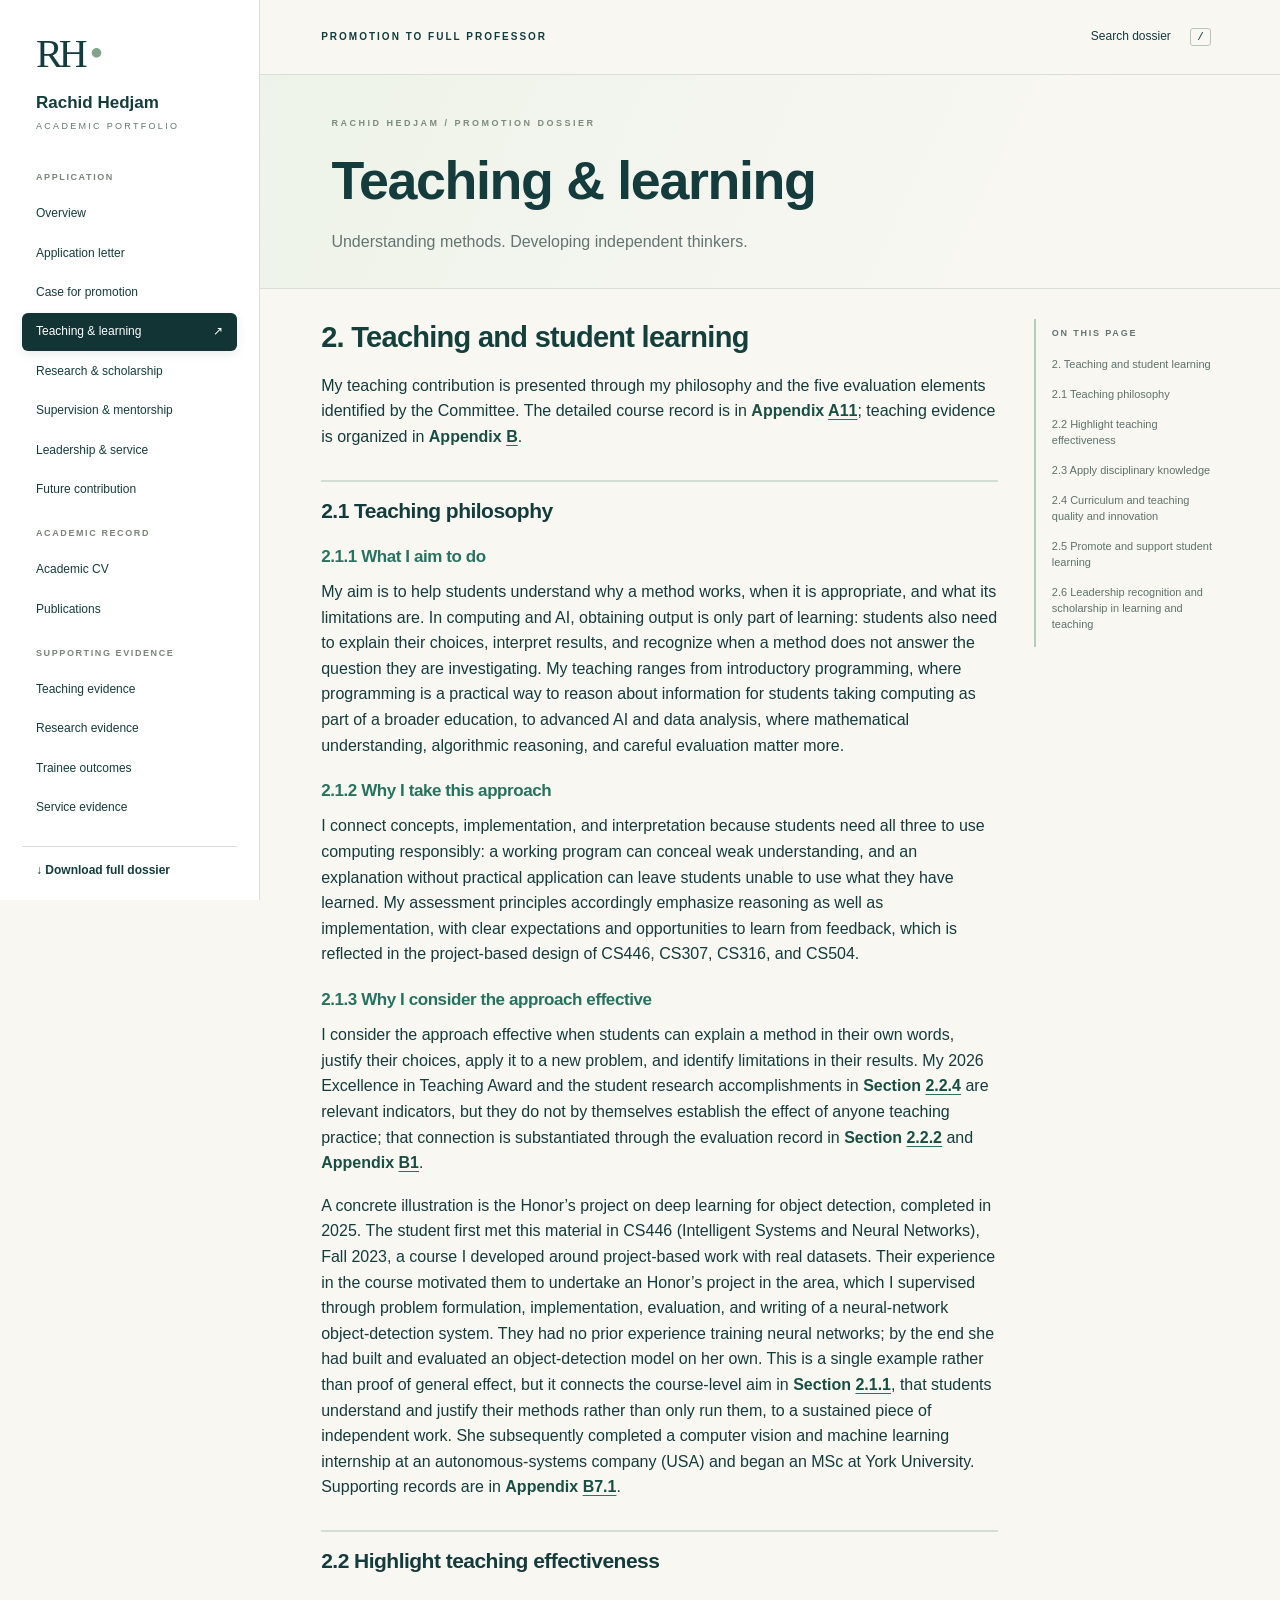
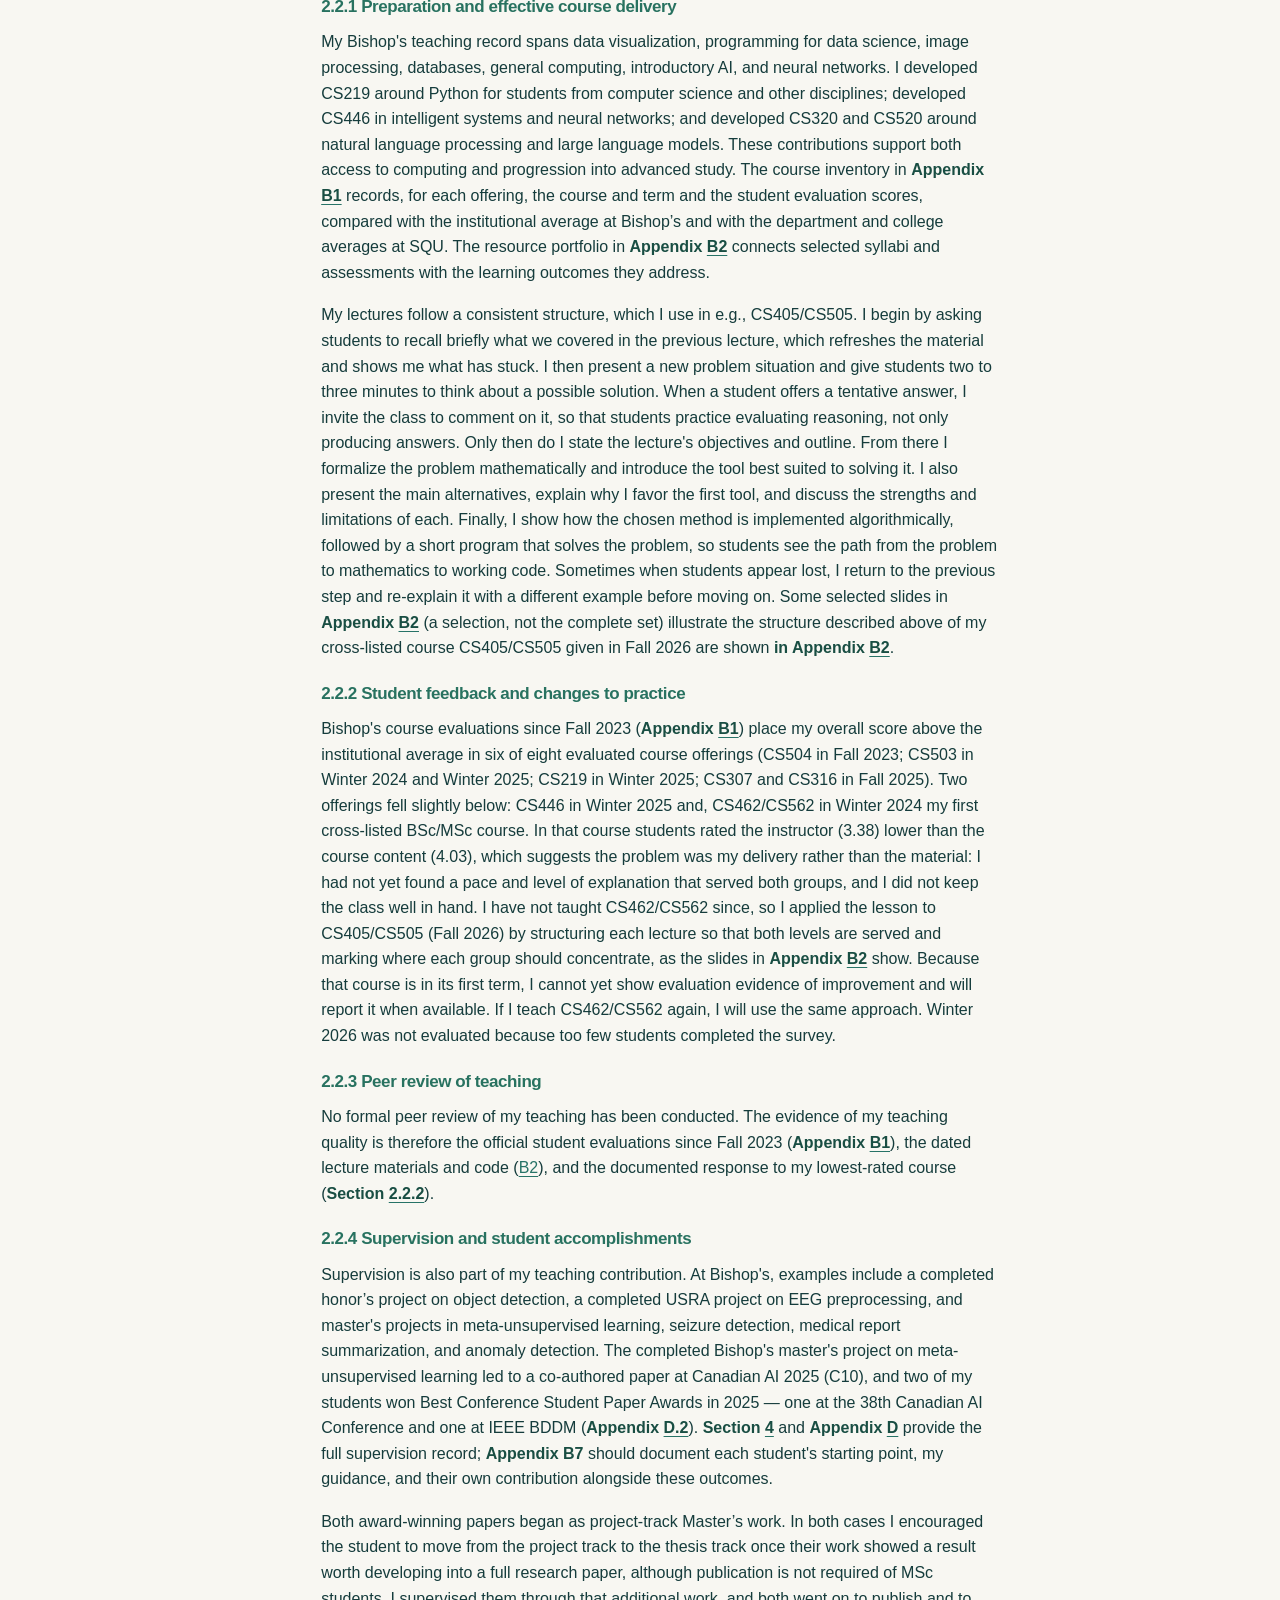
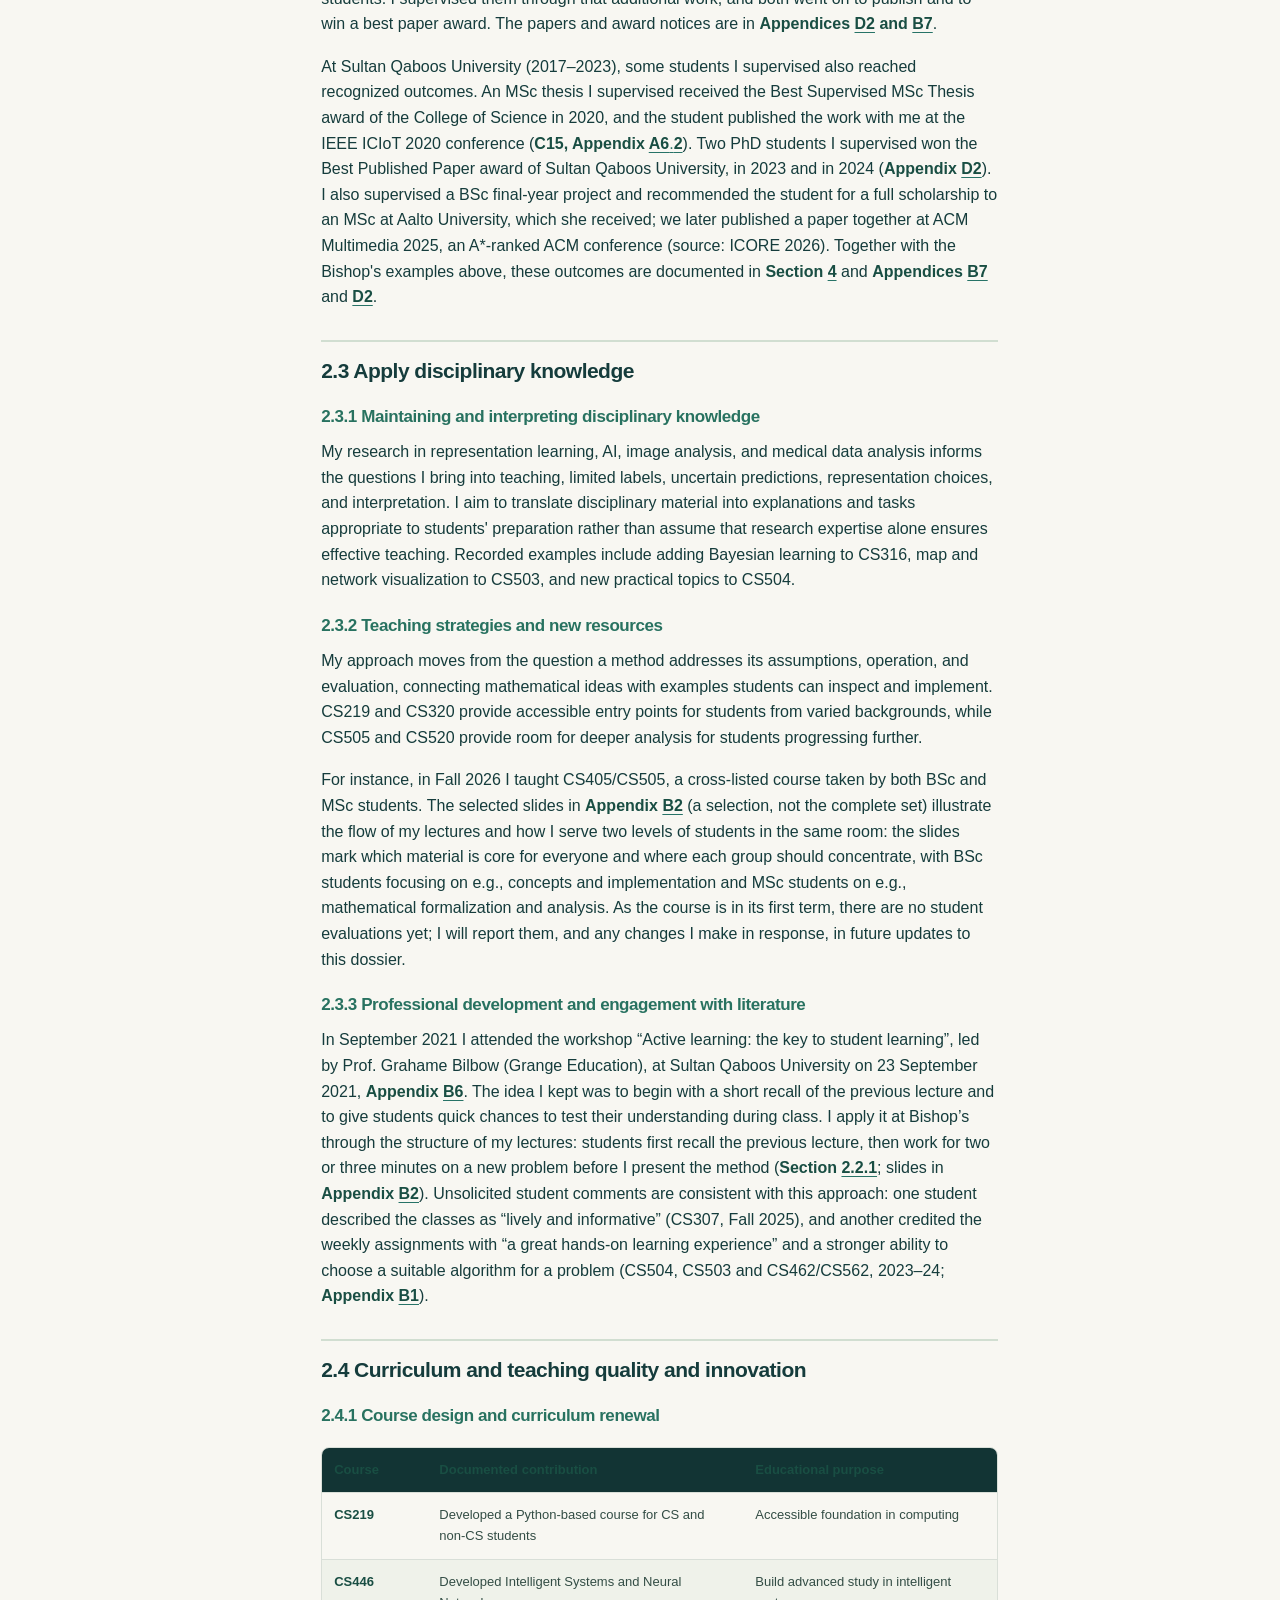
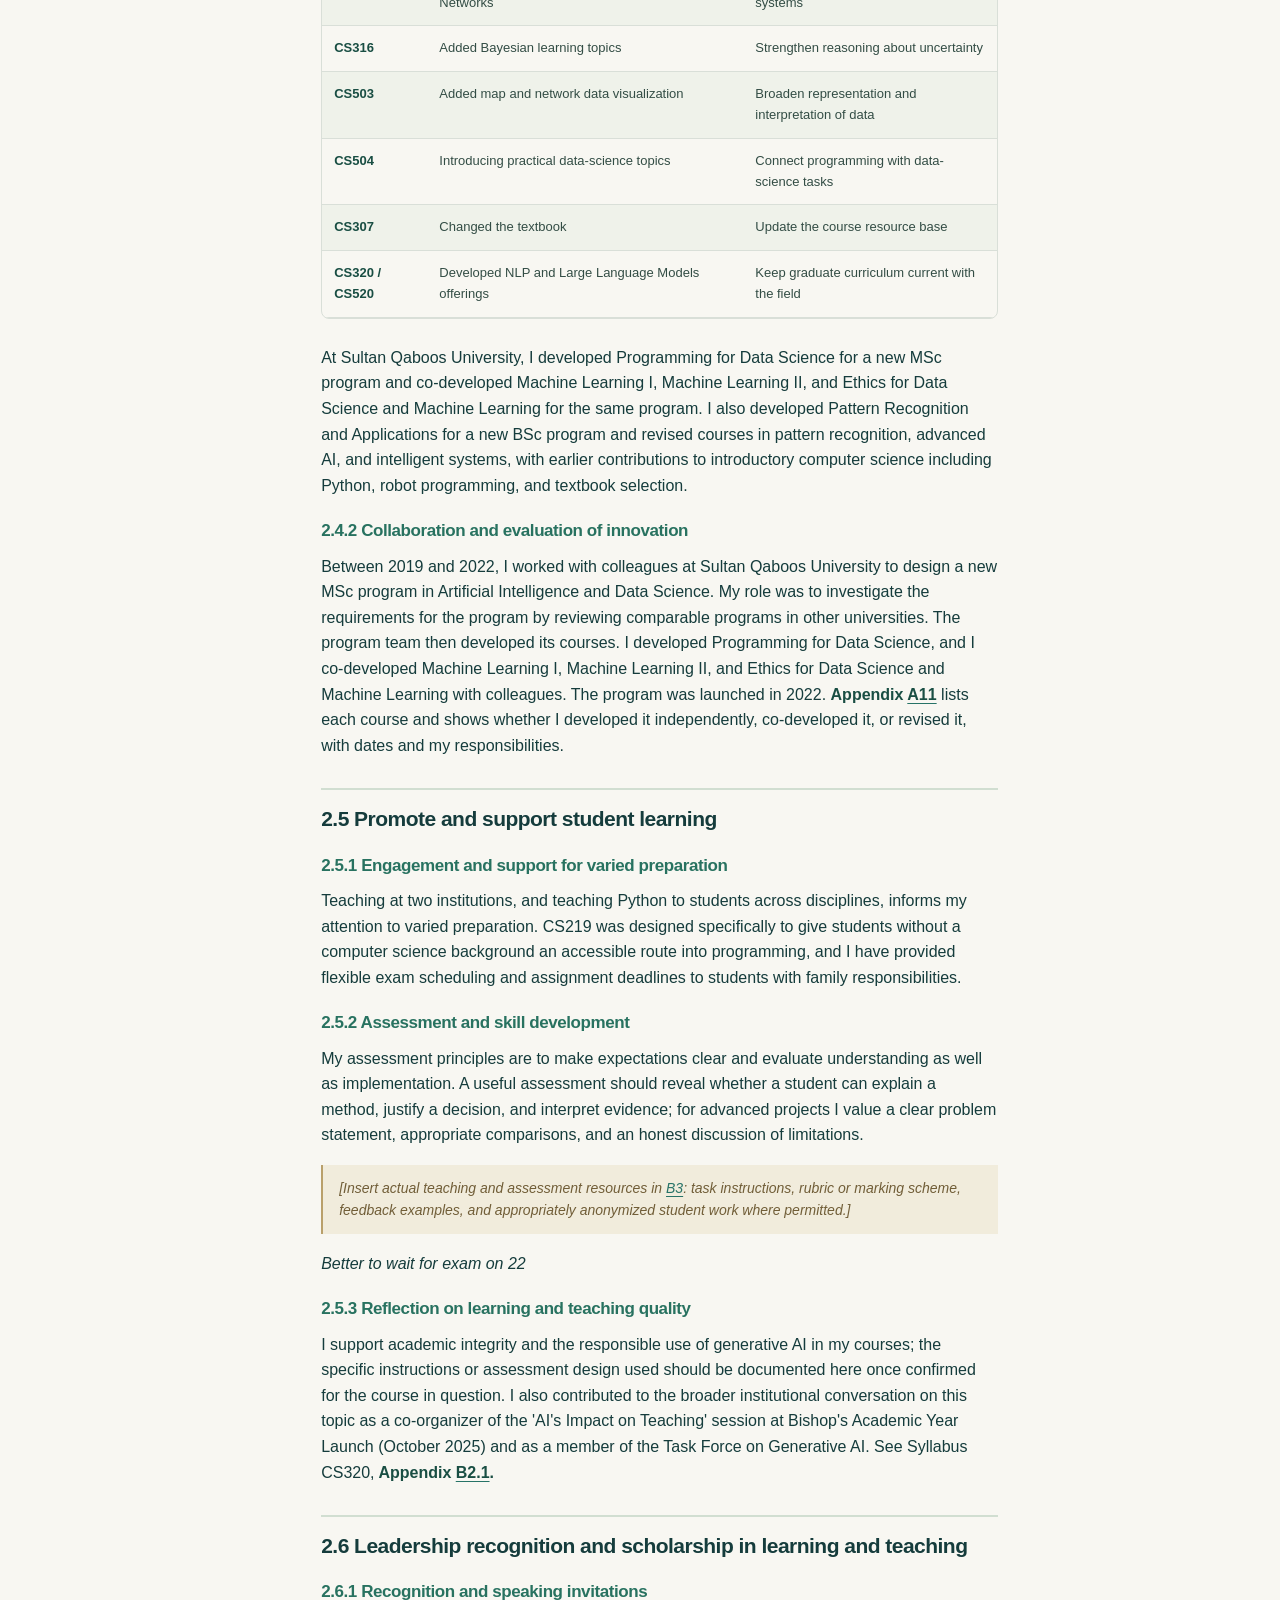
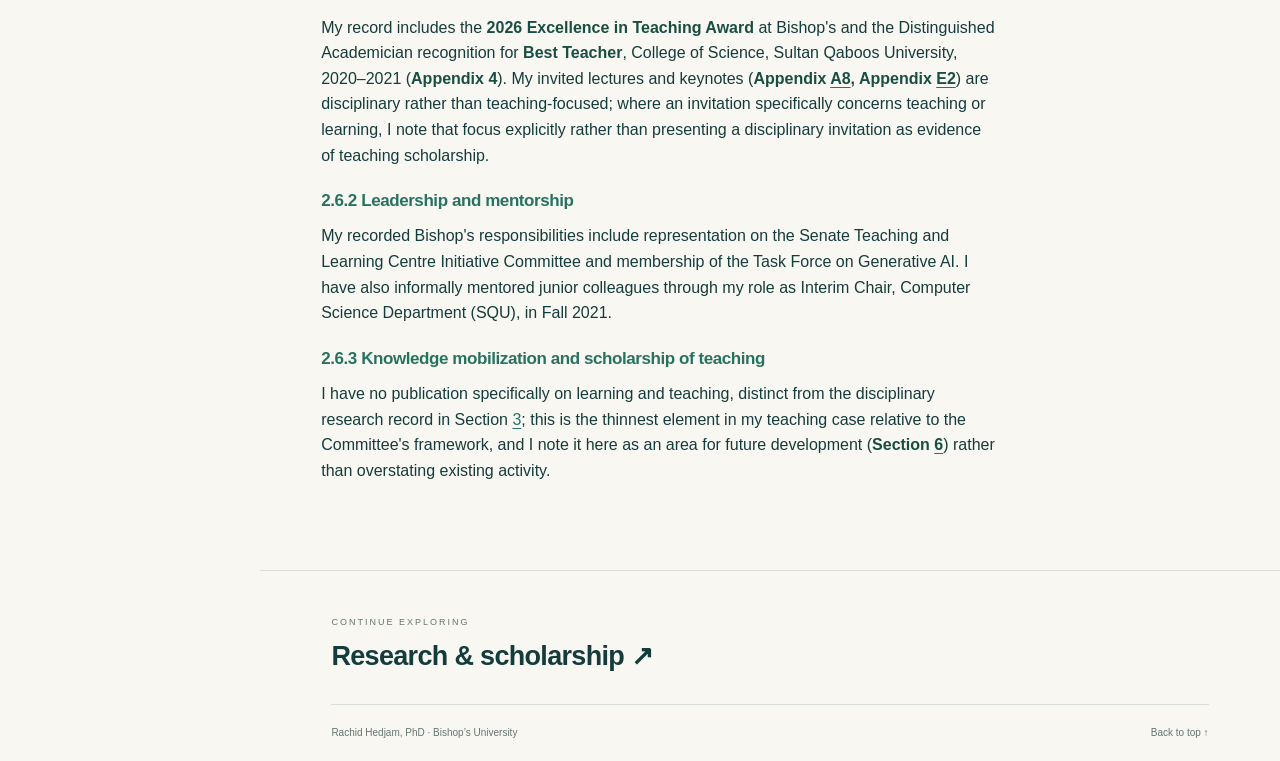
<file: teaching.html>
<!DOCTYPE html>
<html lang="en"><head><meta charset="utf-8"><meta name="viewport" content="width=device-width,initial-scale=1"><meta name="description" content="Understanding methods. Developing independent thinkers."><title>Teaching &amp; learning · Rachid Hedjam</title><link rel="stylesheet" href="assets/style.css"><script src="assets/app.js" defer></script></head><body>
<a class="skip" href="#main">Skip to content</a><div id="progress"></div>
<aside class="sidebar" id="navigation"><a class="brand" href="index.html"><span class="monogram">RH<span>•</span></span><strong>Rachid Hedjam</strong><small>ACADEMIC PORTFOLIO</small></a><nav><div class="nav-group"><span>APPLICATION</span><a href="index.html"><span>Overview</span><span class="nav-arrow">↗</span></a><a href="letter.html"><span>Application letter</span><span class="nav-arrow">↗</span></a><a href="case.html"><span>Case for promotion</span><span class="nav-arrow">↗</span></a><a aria-current="page" href="teaching.html"><span>Teaching &amp; learning</span><span class="nav-arrow">↗</span></a><a href="research.html"><span>Research &amp; scholarship</span><span class="nav-arrow">↗</span></a><a href="supervision.html"><span>Supervision &amp; mentorship</span><span class="nav-arrow">↗</span></a><a href="service.html"><span>Leadership &amp; service</span><span class="nav-arrow">↗</span></a><a href="future.html"><span>Future contribution</span><span class="nav-arrow">↗</span></a></div><div class="nav-group"><span>ACADEMIC RECORD</span><a href="cv.html"><span>Academic CV</span><span class="nav-arrow">↗</span></a><a href="publications.html"><span>Publications</span><span class="nav-arrow">↗</span></a></div><div class="nav-group"><span>SUPPORTING EVIDENCE</span><a href="teaching-evidence.html"><span>Teaching evidence</span><span class="nav-arrow">↗</span></a><a href="research-evidence.html"><span>Research evidence</span><span class="nav-arrow">↗</span></a><a href="trainee-evidence.html"><span>Trainee outcomes</span><span class="nav-arrow">↗</span></a><a href="service-evidence.html"><span>Service evidence</span><span class="nav-arrow">↗</span></a></div></nav><a class="download" href="assets/Hedjam_Promotion_Dossier.docx" download>↓ Download full dossier</a><div class="side-foot">Bishop’s University<br>Sherbrooke, Québec</div></aside>
<div class="site"><header class="topbar"><button id="menu" aria-label="Open navigation" aria-expanded="false">☰</button><span>PROMOTION TO FULL PROFESSOR</span><button class="search-open" aria-label="Search dossier">Search dossier <kbd>/</kbd></button></header>
<main id="main"><div class="page-head"><div class="eyebrow">RACHID HEDJAM / PROMOTION DOSSIER</div><h1>Teaching &amp; learning</h1><p>Understanding methods. Developing independent thinkers.</p></div>
<div class="reading-layout"><article class="prose"><h2 id="p133">2. Teaching and student learning</h2><p class="" id="p134">My teaching contribution is presented through my philosophy and the five evaluation elements identified by the Committee. The detailed course record is in <strong>Appendix </strong><a href="cv.html#p530"><strong>A11</strong></a>; teaching evidence is organized in <strong>Appendix </strong><a href="teaching-evidence.html#p636"><strong>B</strong></a>.</p><h3 id="p135">2.1 Teaching philosophy</h3><h4 id="p136">2.1.1 What I aim to do</h4><p class="" id="p137">My aim is to help students understand why a method works, when it is appropriate, and what its limitations are. In computing and AI, obtaining output is only part of learning: students also need to explain their choices, interpret results, and recognize when a method does not answer the question they are investigating. My teaching ranges from introductory programming, where programming is a practical way to reason about information for students taking computing as part of a broader education, to advanced AI and data analysis, where mathematical understanding, algorithmic reasoning, and careful evaluation matter more.</p><h4 id="p138">2.1.2 Why I take this approach</h4><p class="" id="p139">I connect concepts, implementation, and interpretation because students need all three to use computing responsibly: a working program can conceal weak understanding, and an explanation without practical application can leave students unable to use what they have learned. My assessment principles accordingly emphasize reasoning as well as implementation, with clear expectations and opportunities to learn from feedback, which is reflected in the project-based design of CS446, CS307, CS316, and CS504.</p><h4 id="p140">2.1.3 Why I consider the approach effective</h4><p class="" id="p141">I consider the approach effective when students can explain a method in their own words, justify their choices, apply it to a new problem, and identify limitations in their results. My 2026 Excellence in Teaching Award and the student research accomplishments in <strong>Section </strong><a href="teaching.html#p152"><strong>2.2.4</strong></a><strong> </strong>are relevant indicators, but they do not by themselves establish the effect of anyone teaching practice; that connection is substantiated through the evaluation record in<strong> Section </strong><a href="teaching.html#p147"><strong>2.2.2</strong></a> and <strong>Appendix </strong><a href="teaching-evidence.html#p637"><strong>B1</strong></a>.</p><p class="" id="p142">A concrete illustration is the Honor’s project on deep learning for object detection, completed in 2025. The student first met this material in CS446 (Intelligent Systems and Neural Networks), Fall 2023, a course I developed around project-based work with real datasets. Their experience in the course motivated them to undertake an Honor’s project in the area, which I supervised through problem formulation, implementation, evaluation, and writing of a neural-network object-detection system. They had no prior experience training neural networks; by the end she had built and evaluated an object-detection model on her own. This is a single example rather than proof of general effect, but it connects the course-level aim in <strong>Section </strong><a href="teaching.html#p136"><strong>2.1.1</strong></a>, that students understand and justify their methods rather than only run them, to a sustained piece of independent work. She subsequently completed a computer vision and machine learning internship at an autonomous-systems company (USA) and began an MSc at York University. Supporting records are in <strong>Appendix </strong><a href="teaching-evidence.html#p822"><strong>B7.1</strong></a>.</p><h3 id="p143">2.2 Highlight teaching effectiveness</h3><h4 id="p144">2.2.1 Preparation and effective course delivery</h4><p class="" id="p145">My Bishop's teaching record spans data visualization, programming for data science, image processing, databases, general computing, introductory AI, and neural networks. I developed CS219 around Python for students from computer science and other disciplines; developed CS446 in intelligent systems and neural networks; and developed CS320 and CS520 around natural language processing and large language models. These contributions support both access to computing and progression into advanced study. The course inventory in <strong>Appendix </strong><a href="teaching-evidence.html#p637"><strong>B1</strong></a> records, for each offering, the course and term and the student evaluation scores, compared with the institutional average at Bishop’s and with the department and college averages at SQU. The resource portfolio in <strong>Appendix </strong><a href="teaching-evidence.html#p650"><strong>B2</strong></a> connects selected syllabi and assessments with the learning outcomes they address.</p><p class="" id="p146">My lectures follow a consistent structure, which I use in e.g., CS405/CS505. I begin by asking students to recall briefly what we covered in the previous lecture, which refreshes the material and shows me what has stuck. I then present a new problem situation and give students two to three minutes to think about a possible solution. When a student offers a tentative answer, I invite the class to comment on it, so that students practice evaluating reasoning, not only producing answers. Only then do I state the lecture's objectives and outline. From there I formalize the problem mathematically and introduce the tool best suited to solving it. I also present the main alternatives, explain why I favor the first tool, and discuss the strengths and limitations of each. Finally, I show how the chosen method is implemented algorithmically, followed by a short program that solves the problem, so students see the path from the problem to mathematics to working code. Sometimes when students appear lost, I return to the previous step and re-explain it with a different example before moving on. Some selected slides in <strong>Appendix </strong><a href="teaching-evidence.html#p650"><strong>B2</strong></a> (a selection, not the complete set) illustrate the structure described above of my cross-listed course CS405/CS505 given in Fall 2026 are shown <strong>in</strong><strong> </strong><strong>Appendix </strong><a href="teaching-evidence.html#p650"><strong>B2</strong></a>.</p><h4 id="p147">2.2.2 Student feedback and changes to practice</h4><p class="" id="p148">Bishop's course evaluations since Fall 2023 (<strong>Appendix </strong><a href="teaching-evidence.html#p637"><strong>B1</strong></a>) place my overall score above the institutional average in six of eight evaluated course offerings (CS504 in Fall 2023; CS503 in Winter 2024 and Winter 2025; CS219 in Winter 2025; CS307 and CS316 in Fall 2025). Two offerings fell slightly below: CS446 in Winter 2025 and, CS462/CS562 in Winter 2024 my first cross-listed BSc/MSc course. In that course students rated the instructor (3.38) lower than the course content (4.03), which suggests the problem was my delivery rather than the material: I had not yet found a pace and level of explanation that served both groups, and I did not keep the class well in hand. I have not taught CS462/CS562 since, so I applied the lesson to CS405/CS505 (Fall 2026) by structuring each lecture so that both levels are served and marking where each group should concentrate, as the slides in <strong>Appendix </strong><a href="teaching-evidence.html#p650"><strong>B2</strong></a> show. Because that course is in its first term, I cannot yet show evaluation evidence of improvement and will report it when available. If I teach CS462/CS562 again, I will use the same approach. Winter 2026 was not evaluated because too few students completed the survey.</p><h4 id="p150">2.2.3 Peer review of teaching</h4><p class="" id="p151">No formal peer review of my teaching has been conducted. The evidence of my teaching quality is therefore the official student evaluations since Fall 2023 (<strong>Appendix </strong><a href="teaching-evidence.html#p637"><strong>B1</strong></a>), the dated lecture materials and code (<a href="teaching-evidence.html#p650">B2</a>), and the documented response to my lowest-rated course (<strong>S</strong><strong>ection </strong><a href="teaching.html#p147"><strong>2.2.2</strong></a>).</p><h4 id="p152">2.2.4 Supervision and student accomplishments</h4><p class="" id="p153">Supervision is also part of my teaching contribution. At Bishop's, examples include a completed honor’s project on object detection, a completed USRA project on EEG preprocessing, and master's projects in meta-unsupervised learning, seizure detection, medical report summarization, and anomaly detection. The completed Bishop's master's project on meta-unsupervised learning led to a co-authored paper at Canadian AI 2025 (C10), and two of my students won Best Conference Student Paper Awards in 2025 — one at the 38th Canadian AI Conference and one at IEEE BDDM (<strong>Appendix </strong><a href="trainee-evidence.html#p990"><strong>D.2</strong></a>). <strong>Section </strong><a href="supervision.html#p237"><strong>4</strong></a> and <strong>Appendix </strong><a href="trainee-evidence.html#p981"><strong>D</strong></a> provide the full supervision record; <strong>Appendix </strong><strong>B7</strong> should document each student's starting point, my guidance, and their own contribution alongside these outcomes.</p><p class="" id="p154">Both award-winning papers began as project-track Master’s work. In both cases I encouraged the student to move from the project track to the thesis track once their work showed a result worth developing into a full research paper, although publication is not required of MSc students. I supervised them through that additional work, and both went on to publish and to win a best paper award. The papers and award notices are in <strong>Appendices</strong> <a href="trainee-evidence.html#p990"><strong>D2</strong></a><strong> and </strong><a href="teaching-evidence.html#p820"><strong>B7</strong></a>.</p><p class="" id="p155">At Sultan Qaboos University (2017–2023), some students I supervised also reached recognized outcomes. An MSc thesis I supervised received the Best Supervised MSc Thesis award of the College of Science in 2020, and the student published the work with me at the IEEE ICIoT 2020 conference (<strong>C15, Appendix </strong><a href="publications.html#p352"><strong>A6</strong>.<strong>2</strong></a>). Two PhD students I supervised won the Best Published Paper award of Sultan Qaboos University, in 2023 and in 2024 (<strong>Appendix </strong><a href="trainee-evidence.html#p990"><strong>D2</strong></a>). I also supervised a BSc final-year project and recommended the student for a full scholarship to an MSc at Aalto University, which she received; we later published a paper together at ACM Multimedia 2025, an A*-ranked ACM conference (source: ICORE 2026). Together with the Bishop's examples above, these outcomes are documented in <strong>Section </strong><a href="supervision.html#p237"><strong>4</strong></a> and <strong>Appendices </strong><a href="teaching-evidence.html#p820"><strong>B7</strong></a> and <a href="trainee-evidence.html#p990"><strong>D2</strong></a>.</p><h3 id="p156">2.3 Apply disciplinary knowledge</h3><h4 id="p157">2.3.1 Maintaining and interpreting disciplinary knowledge</h4><p class="" id="p158">My research in representation learning, AI, image analysis, and medical data analysis informs the questions I bring into teaching, limited labels, uncertain predictions, representation choices, and interpretation. I aim to translate disciplinary material into explanations and tasks appropriate to students' preparation rather than assume that research expertise alone ensures effective teaching. Recorded examples include adding Bayesian learning to CS316, map and network visualization to CS503, and new practical topics to CS504.</p><h4 id="p159">2.3.2 Teaching strategies and new resources</h4><p class="" id="p160">My approach moves from the question a method addresses its assumptions, operation, and evaluation, connecting mathematical ideas with examples students can inspect and implement. CS219 and CS320 provide accessible entry points for students from varied backgrounds, while CS505 and CS520 provide room for deeper analysis for students progressing further.</p><p class="" id="p161">For instance, in Fall 2026 I taught CS405/CS505, a cross-listed course taken by both BSc and MSc students. The selected slides in <strong>Appendix </strong><a href="teaching-evidence.html#p650"><strong>B2</strong></a> (a selection, not the complete set) illustrate the flow of my lectures and how I serve two levels of students in the same room: the slides mark which material is core for everyone and where each group should concentrate, with BSc students focusing on e.g., concepts and implementation and MSc students on e.g., mathematical formalization and analysis. As the course is in its first term, there are no student evaluations yet; I will report them, and any changes I make in response, in future updates to this dossier.</p><h4 id="p162">2.3.3 Professional development and engagement with literature</h4><p class="" id="p163">In September 2021 I attended the workshop “Active learning: the key to student learning”, led by Prof. Grahame Bilbow (Grange Education), at Sultan Qaboos University on 23 September 2021, <strong>Appendix</strong><strong> </strong><a href="teaching-evidence.html#p817"><strong>B6</strong></a>. The idea I kept was to begin with a short recall of the previous lecture and to give students quick chances to test their understanding during class. I apply it at Bishop’s through the structure of my lectures: students first recall the previous lecture, then work for two or three minutes on a new problem before I present the method (<strong>S</strong><strong>ection </strong><a href="teaching.html#p144"><strong>2.2.1</strong></a>; slides in <strong>Appendix </strong><a href="teaching-evidence.html#p650"><strong>B2</strong></a>). Unsolicited student comments are consistent with this approach: one student described the classes as “lively and informative” (CS307, Fall 2025), and another credited the weekly assignments with “a great hands-on learning experience” and a stronger ability to choose a suitable algorithm for a problem (CS504, CS503 and CS462/CS562, 2023–24; <strong>Appendix </strong><a href="teaching-evidence.html#p637"><strong>B1</strong></a>).</p><h3 id="p164">2.4 Curriculum and teaching quality and innovation</h3><h4 id="p165">2.4.1 Course design and curriculum renewal</h4><div class="table-scroll" tabindex="0"><table id="t166"><tr><th colspan="1"><p><strong>Course</strong></p></th><th colspan="1"><p><strong>Documented contribution</strong></p></th><th colspan="1"><p><strong>Educational purpose</strong></p></th></tr><tr><td colspan="1"><p><strong>CS219</strong></p></td><td colspan="1"><p>Developed a Python-based course for CS and non-CS students</p></td><td colspan="1"><p>Accessible foundation in computing</p></td></tr><tr><td colspan="1"><p><strong>CS446</strong></p></td><td colspan="1"><p>Developed Intelligent Systems and Neural Networks</p></td><td colspan="1"><p>Build advanced study in intelligent systems</p></td></tr><tr><td colspan="1"><p><strong>CS316</strong></p></td><td colspan="1"><p>Added Bayesian learning topics</p></td><td colspan="1"><p>Strengthen reasoning about uncertainty</p></td></tr><tr><td colspan="1"><p><strong>CS503</strong></p></td><td colspan="1"><p>Added map and network data visualization</p></td><td colspan="1"><p>Broaden representation and interpretation of data</p></td></tr><tr><td colspan="1"><p><strong>CS504</strong></p></td><td colspan="1"><p>Introducing practical data-science topics</p></td><td colspan="1"><p>Connect programming with data-science tasks</p></td></tr><tr><td colspan="1"><p><strong>CS307</strong></p></td><td colspan="1"><p>Changed the textbook</p></td><td colspan="1"><p>Update the course resource base</p></td></tr><tr><td colspan="1"><p><strong>CS320 / CS520</strong></p></td><td colspan="1"><p>Developed NLP and Large Language Models offerings</p></td><td colspan="1"><p>Keep graduate curriculum current with the field</p></td></tr></table></div><p class="" id="p168">At Sultan Qaboos University, I developed Programming for Data Science for a new MSc program and co-developed Machine Learning I, Machine Learning II, and Ethics for Data Science and Machine Learning for the same program. I also developed Pattern Recognition and Applications for a new BSc program and revised courses in pattern recognition, advanced AI, and intelligent systems, with earlier contributions to introductory computer science including Python, robot programming, and textbook selection.</p><h4 id="p169">2.4.2 Collaboration and evaluation of innovation</h4><p class="" id="p170">Between 2019 and 2022, I worked with colleagues at Sultan Qaboos University to design a new MSc program in Artificial Intelligence and Data Science. My role was to investigate the requirements for the program by reviewing comparable programs in other universities. The program team then developed its courses. I developed Programming for Data Science, and I co-developed Machine Learning I, Machine Learning II, and Ethics for Data Science and Machine Learning with colleagues. The program was launched in 2022. <strong>Appendix </strong><a href="cv.html#p530"><strong>A11</strong></a> lists each course and shows whether I developed it independently, co-developed it, or revised it, with dates and my responsibilities.</p><h3 id="p171">2.5 Promote and support student learning</h3><h4 id="p172">2.5.1 Engagement and support for varied preparation</h4><p class="" id="p173">Teaching at two institutions, and teaching Python to students across disciplines, informs my attention to varied preparation. CS219 was designed specifically to give students without a computer science background an accessible route into programming, and I have provided flexible exam scheduling and assignment deadlines to students with family responsibilities.</p><h4 id="p174">2.5.2 Assessment and skill development</h4><p class="" id="p175">My assessment principles are to make expectations clear and evaluate understanding as well as implementation. A useful assessment should reveal whether a student can explain a method, justify a decision, and interpret evidence; for advanced projects I value a clear problem statement, appropriate comparisons, and an honest discussion of limitations.</p><p class=" draft-note" id="p176"><em>[Insert actual teaching and assessment resources in </em><a href="teaching-evidence.html#p784"><em>B3</em></a><em>: task instructions, rubric or marking scheme, feedback examples, and appropriately anonymized student work where permitted.]</em></p><p class="" id="p177"><em>Better to wait for exam on 22</em></p><h4 id="p178">2.5.3 Reflection on learning and teaching quality</h4><p class="" id="p179">I support academic integrity and the responsible use of generative AI in my courses; the specific instructions or assessment design used should be documented here once confirmed for the course in question. I also contributed to the broader institutional conversation on this topic as a co-organizer of the 'AI's Impact on Teaching' session at Bishop's Academic Year Launch (October 2025) and as a member of the Task Force on Generative AI.  See Syllabus CS320,<strong> Appendix </strong><a href="teaching-evidence.html#p651"><strong>B2.1</strong></a><strong>.</strong></p><h3 id="p180">2.6 Leadership recognition and scholarship in learning and teaching</h3><h4 id="p181">2.6.1 Recognition and speaking invitations</h4><p class="" id="p182">My record includes the <strong>2026 Excellence in Teaching Award</strong> at Bishop's and the Distinguished Academician recognition for <strong>Best Teacher</strong>, College of Science, Sultan Qaboos University, 2020–2021 (<strong>Appendix 4</strong>). My invited lectures and keynotes (<strong>Appendix </strong><a href="cv.html#p458"><strong>A8</strong></a><strong>, Appendix </strong><a href="service-evidence.html#p1057"><strong>E2</strong></a>) are disciplinary rather than teaching-focused; where an invitation specifically concerns teaching or learning, I note that focus explicitly rather than presenting a disciplinary invitation as evidence of teaching scholarship.</p><h4 id="p183">2.6.2 Leadership and mentorship</h4><p class="" id="p184">My recorded Bishop's responsibilities include representation on the Senate Teaching and Learning Centre Initiative Committee and membership of the Task Force on Generative AI. I have also informally mentored junior colleagues through my role as Interim Chair, Computer Science Department (SQU), in Fall 2021.</p><h4 id="p185">2.6.3 Knowledge mobilization and scholarship of teaching</h4><p class="" id="p186">I have no publication specifically on learning and teaching, distinct from the disciplinary research record in Section <a href="research.html#p188">3</a>; this is the thinnest element in my teaching case relative to the Committee's framework, and I note it here as an area for future development (<strong>Section </strong><a href="future.html#p277"><strong>6</strong></a>) rather than overstating existing activity. </p></article><aside class="on-page"><span>ON THIS PAGE</span><a href="#p133">2. Teaching and student learning</a><a href="#p135">2.1 Teaching philosophy</a><a href="#p143">2.2 Highlight teaching effectiveness</a><a href="#p156">2.3 Apply disciplinary knowledge</a><a href="#p164">2.4 Curriculum and teaching quality and innovation</a><a href="#p171">2.5 Promote and support student learning</a><a href="#p180">2.6 Leadership recognition and scholarship in learning and teaching</a></aside></div>
<footer><a class="next-page" href="research.html"><span>CONTINUE EXPLORING</span><strong>Research &amp; scholarship ↗</strong></a><div class="footer-bottom"><span>Rachid Hedjam, PhD · Bishop’s University</span><a href="#main">Back to top ↑</a></div></footer></main></div>
<dialog id="search-dialog"><div class="dialog-top"><label for="search-input">Search the dossier</label><button data-close aria-label="Close search">×</button></div><input id="search-input" type="search" placeholder="Try teaching philosophy, publications, SQU…" autocomplete="off"><div id="search-results" aria-live="polite">Search across the application and evidence.</div></dialog>
<dialog id="image-dialog"><button data-close aria-label="Close image">×</button><img alt="Enlarged supporting evidence"></dialog>
</body></html>
</file>
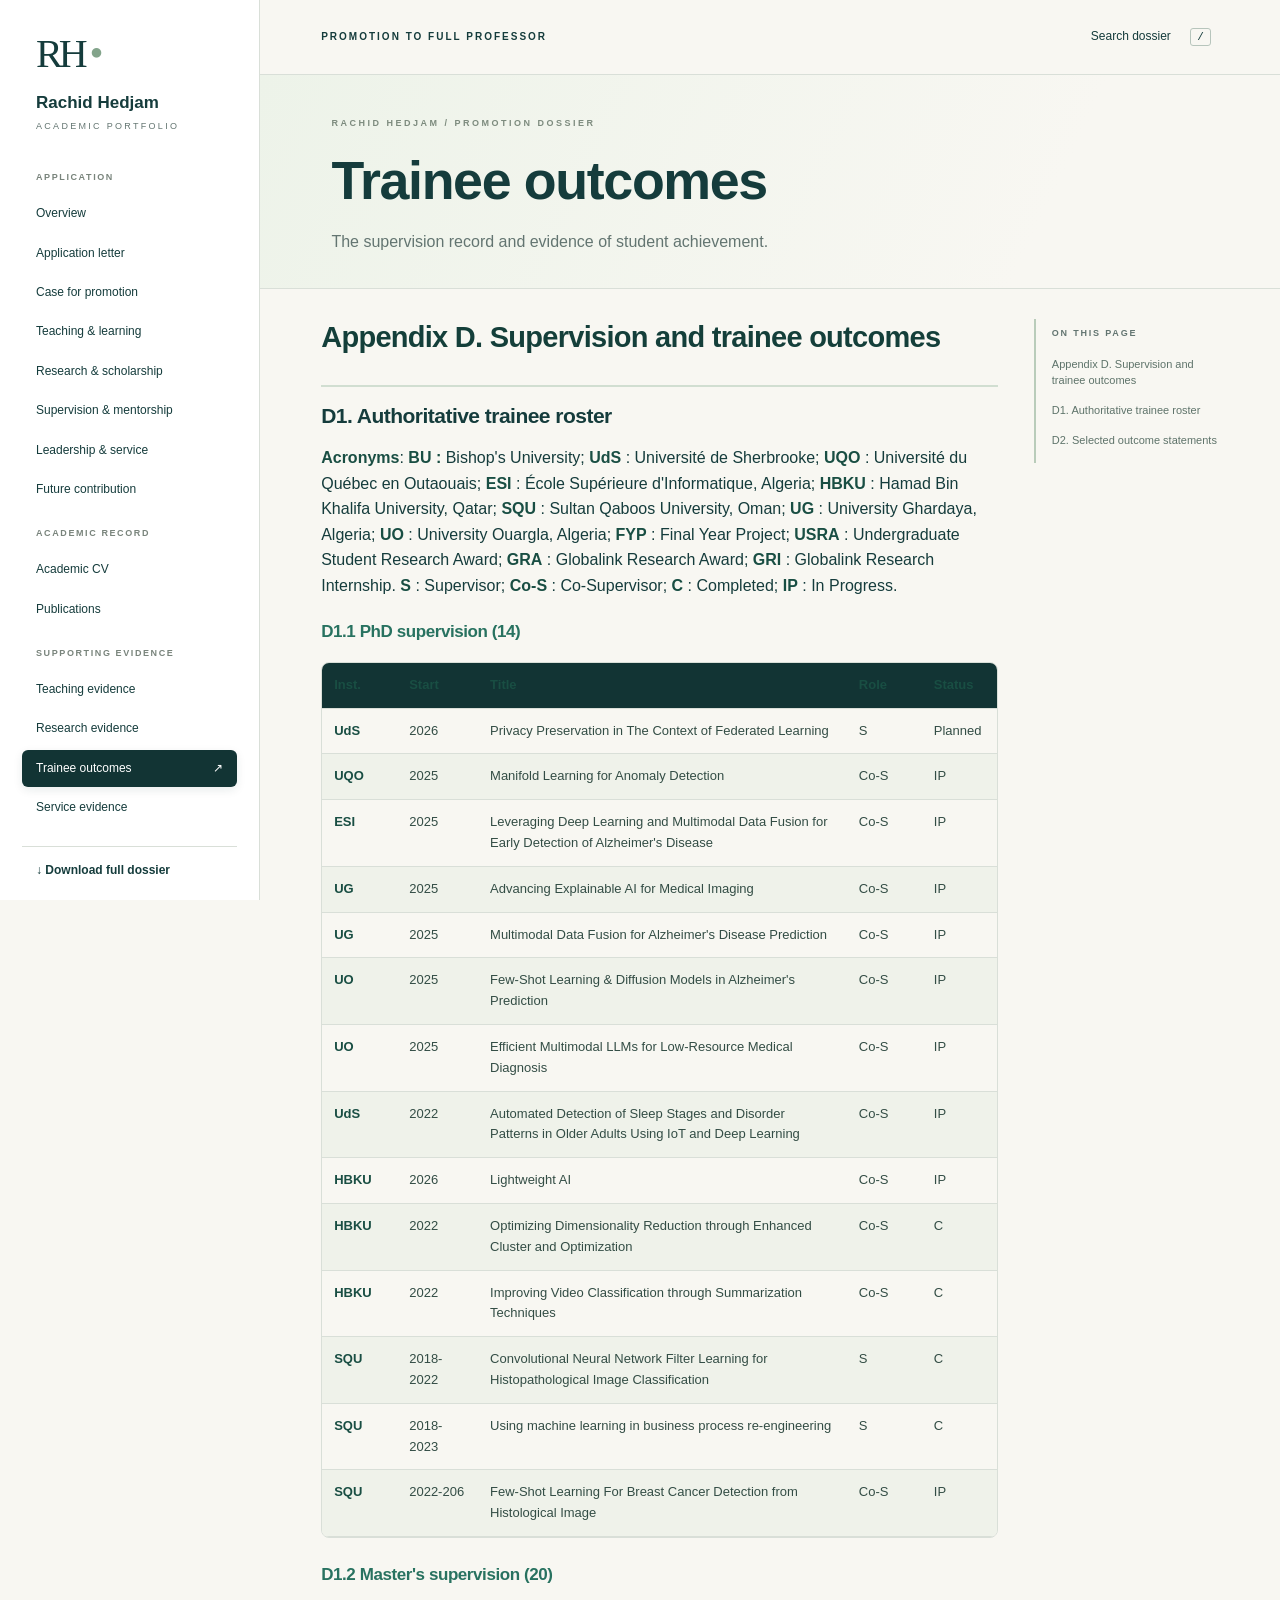
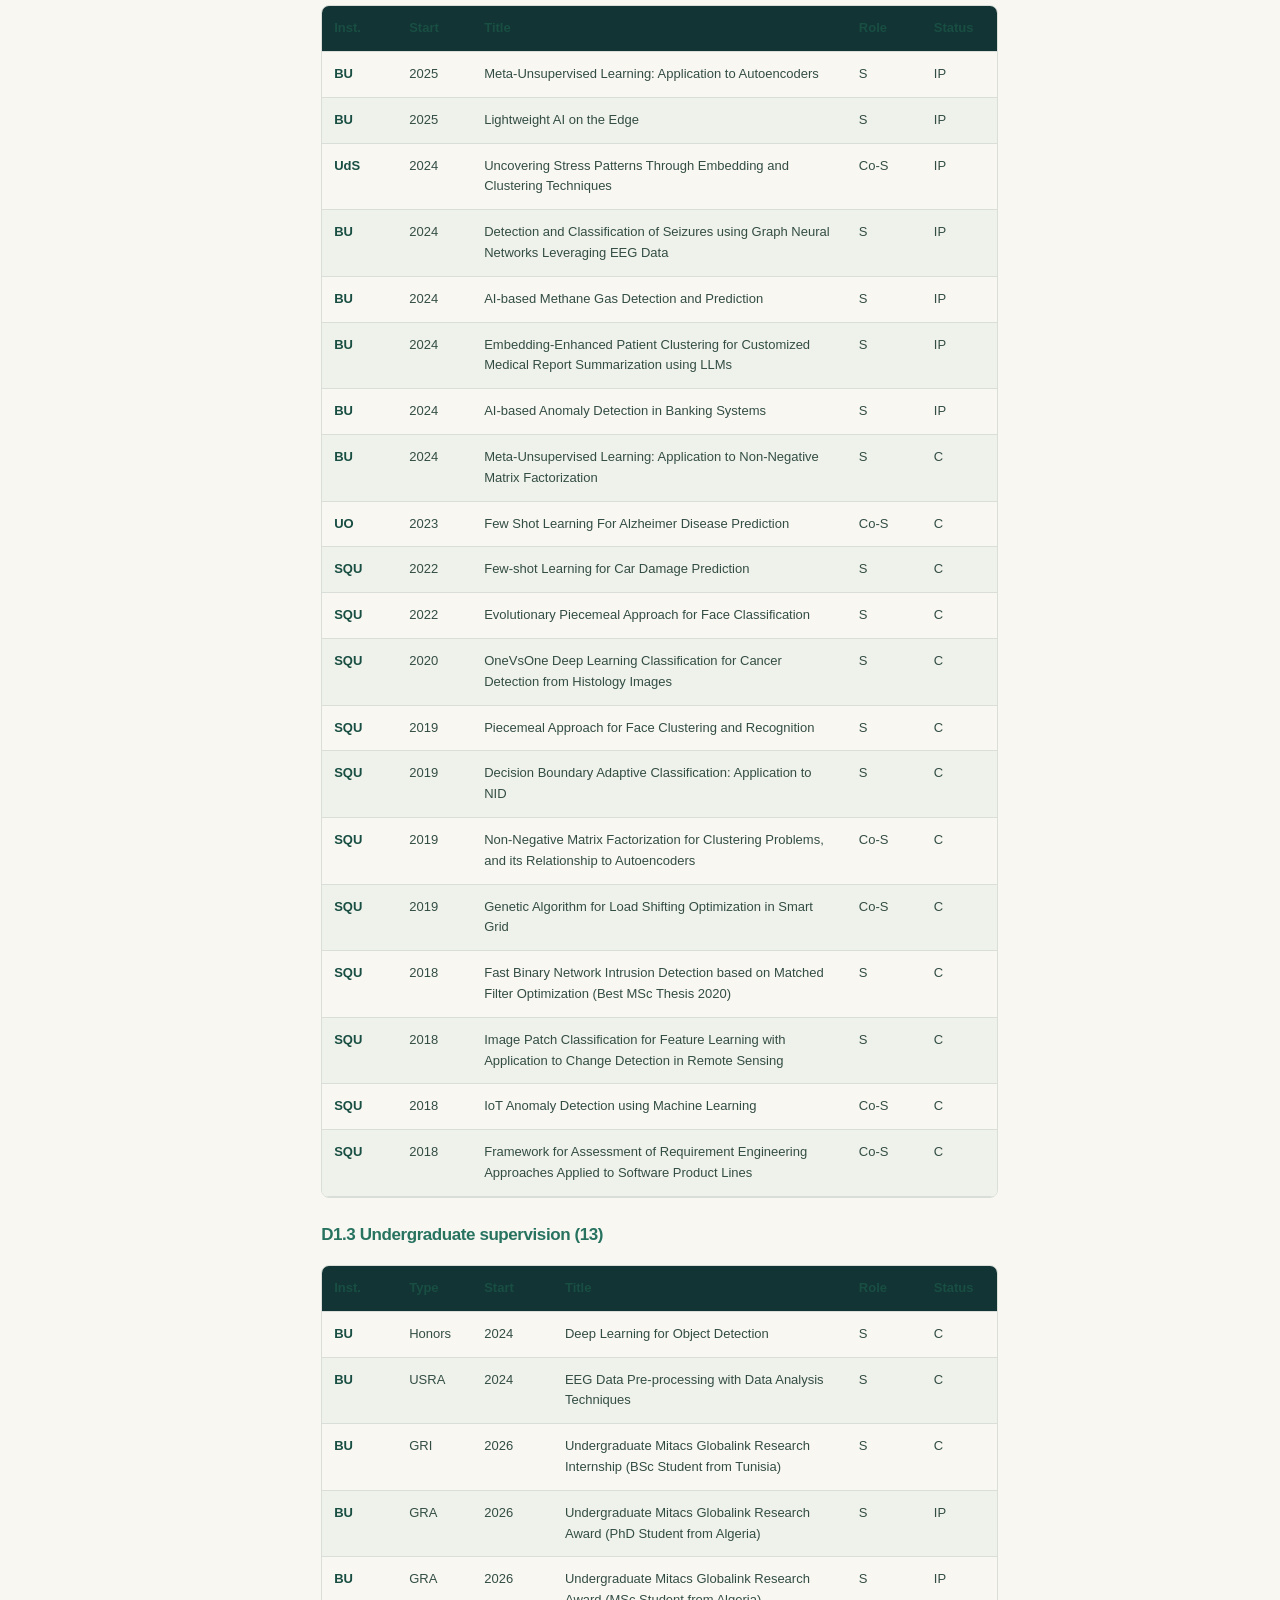
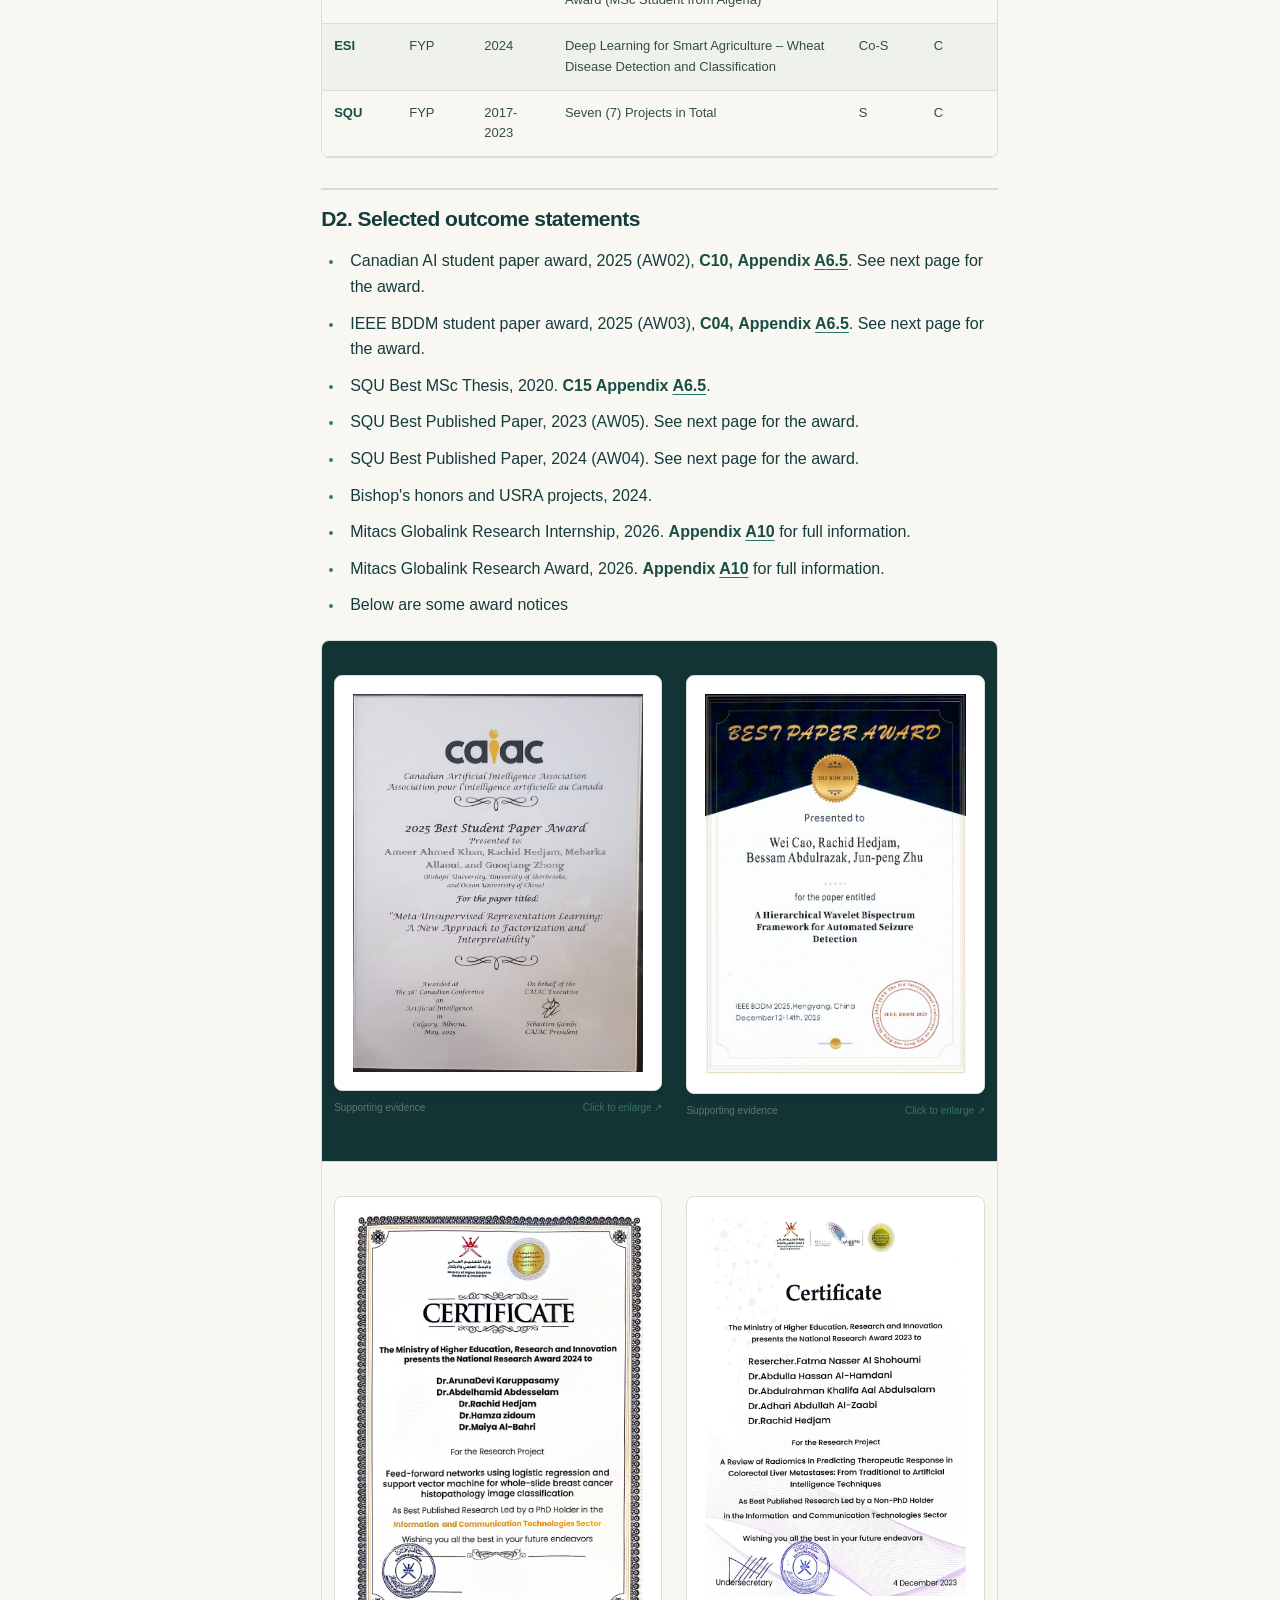
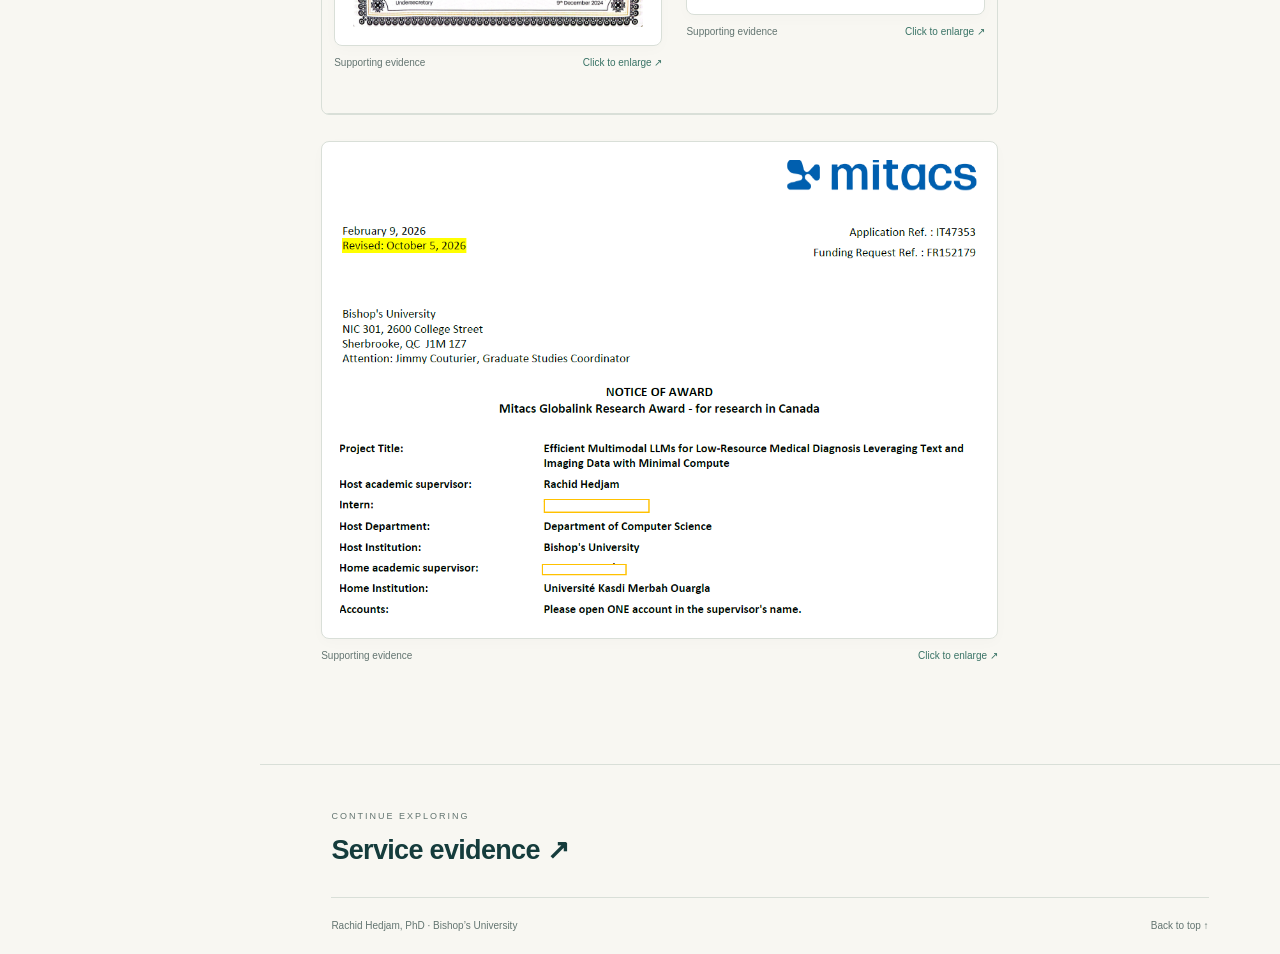
<file: trainee-evidence.html>
<!DOCTYPE html>
<html lang="en"><head><meta charset="utf-8"><meta name="viewport" content="width=device-width,initial-scale=1"><meta name="description" content="The supervision record and evidence of student achievement."><title>Trainee outcomes · Rachid Hedjam</title><link rel="stylesheet" href="assets/style.css"><script src="assets/app.js" defer></script></head><body>
<a class="skip" href="#main">Skip to content</a><div id="progress"></div>
<aside class="sidebar" id="navigation"><a class="brand" href="index.html"><span class="monogram">RH<span>•</span></span><strong>Rachid Hedjam</strong><small>ACADEMIC PORTFOLIO</small></a><nav><div class="nav-group"><span>APPLICATION</span><a href="index.html"><span>Overview</span><span class="nav-arrow">↗</span></a><a href="letter.html"><span>Application letter</span><span class="nav-arrow">↗</span></a><a href="case.html"><span>Case for promotion</span><span class="nav-arrow">↗</span></a><a href="teaching.html"><span>Teaching &amp; learning</span><span class="nav-arrow">↗</span></a><a href="research.html"><span>Research &amp; scholarship</span><span class="nav-arrow">↗</span></a><a href="supervision.html"><span>Supervision &amp; mentorship</span><span class="nav-arrow">↗</span></a><a href="service.html"><span>Leadership &amp; service</span><span class="nav-arrow">↗</span></a><a href="future.html"><span>Future contribution</span><span class="nav-arrow">↗</span></a></div><div class="nav-group"><span>ACADEMIC RECORD</span><a href="cv.html"><span>Academic CV</span><span class="nav-arrow">↗</span></a><a href="publications.html"><span>Publications</span><span class="nav-arrow">↗</span></a></div><div class="nav-group"><span>SUPPORTING EVIDENCE</span><a href="teaching-evidence.html"><span>Teaching evidence</span><span class="nav-arrow">↗</span></a><a href="research-evidence.html"><span>Research evidence</span><span class="nav-arrow">↗</span></a><a aria-current="page" href="trainee-evidence.html"><span>Trainee outcomes</span><span class="nav-arrow">↗</span></a><a href="service-evidence.html"><span>Service evidence</span><span class="nav-arrow">↗</span></a></div></nav><a class="download" href="assets/Hedjam_Promotion_Dossier.docx" download>↓ Download full dossier</a><div class="side-foot">Bishop’s University<br>Sherbrooke, Québec</div></aside>
<div class="site"><header class="topbar"><button id="menu" aria-label="Open navigation" aria-expanded="false">☰</button><span>PROMOTION TO FULL PROFESSOR</span><button class="search-open" aria-label="Search dossier">Search dossier <kbd>/</kbd></button></header>
<main id="main"><div class="page-head"><div class="eyebrow">RACHID HEDJAM / PROMOTION DOSSIER</div><h1>Trainee outcomes</h1><p>The supervision record and evidence of student achievement.</p></div>
<div class="reading-layout"><article class="prose"><h2 id="p981">Appendix D. Supervision and trainee outcomes</h2><h3 id="p982">D1. Authoritative trainee roster</h3><p class="" id="p983"><strong>Acronyms</strong>: <strong>BU</strong><strong> :</strong><strong> </strong>Bishop's University; <strong>UdS</strong> : Université de Sherbrooke; <strong>UQO</strong><strong> </strong>: Université du Québec en Outaouais; <strong>ESI</strong><strong> </strong>: École Supérieure d'Informatique, Algeria; <strong>HBKU</strong> : Hamad Bin Khalifa University, Qatar; <strong>SQU</strong> : Sultan Qaboos University, Oman; <strong>UG</strong> : University Ghardaya, Algeria; <strong>UO</strong> : University Ouargla, Algeria; <strong>FYP</strong> : Final Year Project; <strong>USRA</strong> : Undergraduate Student Research Award; <strong>GRA</strong> : Globalink Research Award; <strong>GRI</strong> : Globalink Research Internship. <strong>S</strong> : Supervisor; <strong>Co-</strong><strong>S</strong> : Co-Supervisor; <strong>C</strong> : Completed; <strong>IP</strong> : In Progress.</p><h4 id="p984">D1.1 PhD supervision (14)</h4><div class="table-scroll" tabindex="0"><table id="t985"><tr><th colspan="1"><p><strong>Inst</strong><strong>.</strong></p></th><th colspan="1"><p><strong>Start</strong></p></th><th colspan="1"><p><strong>Title</strong></p></th><th colspan="1"><p><strong>Role</strong></p></th><th colspan="1"><p><strong>Status</strong></p></th></tr><tr><td colspan="1"><p><strong>UdS</strong></p></td><td colspan="1"><p>2026</p></td><td colspan="1"><p>Privacy Preservation in The Context of Federated Learning</p></td><td colspan="1"><p>S</p></td><td colspan="1"><p>Planned</p></td></tr><tr><td colspan="1"><p><strong>UQO</strong></p></td><td colspan="1"><p>2025</p></td><td colspan="1"><p>Manifold Learning for Anomaly Detection</p></td><td colspan="1"><p>Co-S</p></td><td colspan="1"><p>IP</p></td></tr><tr><td colspan="1"><p><strong>ESI</strong></p></td><td colspan="1"><p>2025</p></td><td colspan="1"><p>Leveraging Deep Learning and Multimodal Data Fusion for Early Detection of Alzheimer's Disease</p></td><td colspan="1"><p>Co-S</p></td><td colspan="1"><p>IP</p></td></tr><tr><td colspan="1"><p><strong>UG</strong></p></td><td colspan="1"><p>2025</p></td><td colspan="1"><p>Advancing Explainable AI for Medical Imaging</p></td><td colspan="1"><p>Co-S</p></td><td colspan="1"><p>IP</p></td></tr><tr><td colspan="1"><p><strong>UG</strong></p></td><td colspan="1"><p>2025</p></td><td colspan="1"><p>Multimodal Data Fusion for Alzheimer's Disease Prediction</p></td><td colspan="1"><p>Co-S</p></td><td colspan="1"><p>IP</p></td></tr><tr><td colspan="1"><p><strong>UO</strong></p></td><td colspan="1"><p>2025</p></td><td colspan="1"><p>Few-Shot Learning &amp; Diffusion Models in Alzheimer's Prediction</p></td><td colspan="1"><p>Co-S</p></td><td colspan="1"><p>IP</p></td></tr><tr><td colspan="1"><p><strong>UO</strong></p></td><td colspan="1"><p>2025</p></td><td colspan="1"><p>Efficient Multimodal LLMs for Low-Resource Medical Diagnosis</p></td><td colspan="1"><p>Co-S</p></td><td colspan="1"><p>IP</p></td></tr><tr><td colspan="1"><p><strong>UdS</strong></p></td><td colspan="1"><p>2022</p></td><td colspan="1"><p>Automated Detection of Sleep Stages and Disorder Patterns in Older Adults Using IoT and Deep Learning</p></td><td colspan="1"><p>Co-S</p></td><td colspan="1"><p>IP</p></td></tr><tr><td colspan="1"><p><strong>HBKU</strong></p></td><td colspan="1"><p>2026</p></td><td colspan="1"><p>Lightweight AI</p></td><td colspan="1"><p>Co-S</p></td><td colspan="1"><p>IP</p></td></tr><tr><td colspan="1"><p><strong>HBKU</strong></p></td><td colspan="1"><p>2022</p></td><td colspan="1"><p>Optimizing Dimensionality Reduction through Enhanced Cluster and Optimization</p></td><td colspan="1"><p>Co-S</p></td><td colspan="1"><p>C</p></td></tr><tr><td colspan="1"><p><strong>HBKU</strong></p></td><td colspan="1"><p>2022</p></td><td colspan="1"><p>Improving Video Classification through Summarization Techniques</p></td><td colspan="1"><p>Co-S</p></td><td colspan="1"><p>C</p></td></tr><tr><td colspan="1"><p><strong>SQU</strong></p></td><td colspan="1"><p>2018-2022</p></td><td colspan="1"><p>Convolutional Neural Network Filter Learning for Histopathological Image Classification</p></td><td colspan="1"><p>S</p></td><td colspan="1"><p>C</p></td></tr><tr><td colspan="1"><p><strong>SQU</strong></p></td><td colspan="1"><p>2018-2023</p></td><td colspan="1"><p>Using machine learning in business process re-engineering</p></td><td colspan="1"><p>S</p></td><td colspan="1"><p>C</p></td></tr><tr><td colspan="1"><p><strong>SQU</strong></p></td><td colspan="1"><p>2022-206</p></td><td colspan="1"><p>Few-Shot Learning For Breast Cancer Detection from Histological Image </p></td><td colspan="1"><p>Co-S</p></td><td colspan="1"><p>IP</p></td></tr></table></div><h4 id="p986">D1.2 Master's supervision (20)</h4><div class="table-scroll" tabindex="0"><table id="t987"><tr><th colspan="1"><p><strong>Inst</strong><strong>.</strong></p></th><th colspan="1"><p><strong>Start</strong></p></th><th colspan="1"><p><strong>Title</strong></p></th><th colspan="1"><p><strong>Role</strong></p></th><th colspan="1"><p><strong>Status</strong></p></th></tr><tr><td colspan="1"><p><strong>BU</strong></p></td><td colspan="1"><p>2025</p></td><td colspan="1"><p>Meta-Unsupervised Learning: Application to Autoencoders</p></td><td colspan="1"><p>S</p></td><td colspan="1"><p>IP</p></td></tr><tr><td colspan="1"><p><strong>BU</strong></p></td><td colspan="1"><p>2025</p></td><td colspan="1"><p>Lightweight AI on the Edge</p></td><td colspan="1"><p>S</p></td><td colspan="1"><p>IP</p></td></tr><tr><td colspan="1"><p><strong>UdS</strong></p></td><td colspan="1"><p>2024</p></td><td colspan="1"><p>Uncovering Stress Patterns Through Embedding and Clustering Techniques</p></td><td colspan="1"><p>Co-S</p></td><td colspan="1"><p>IP</p></td></tr><tr><td colspan="1"><p><strong>BU</strong></p></td><td colspan="1"><p>2024</p></td><td colspan="1"><p>Detection and Classification of Seizures using Graph Neural Networks Leveraging EEG Data</p></td><td colspan="1"><p>S</p></td><td colspan="1"><p>IP</p></td></tr><tr><td colspan="1"><p><strong>BU</strong></p></td><td colspan="1"><p>2024</p></td><td colspan="1"><p>AI-based Methane Gas Detection and Prediction</p></td><td colspan="1"><p>S</p></td><td colspan="1"><p>IP</p></td></tr><tr><td colspan="1"><p><strong>BU</strong></p></td><td colspan="1"><p>2024</p></td><td colspan="1"><p>Embedding-Enhanced Patient Clustering for Customized Medical Report Summarization using LLMs</p></td><td colspan="1"><p>S</p></td><td colspan="1"><p>IP</p></td></tr><tr><td colspan="1"><p><strong>BU</strong></p></td><td colspan="1"><p>2024</p></td><td colspan="1"><p>AI-based Anomaly Detection in Banking Systems</p></td><td colspan="1"><p>S</p></td><td colspan="1"><p>IP</p></td></tr><tr><td colspan="1"><p><strong>BU</strong></p></td><td colspan="1"><p>2024</p></td><td colspan="1"><p>Meta-Unsupervised Learning: Application to Non-Negative Matrix Factorization</p></td><td colspan="1"><p>S</p></td><td colspan="1"><p>C</p></td></tr><tr><td colspan="1"><p><strong>UO</strong></p></td><td colspan="1"><p>2023</p></td><td colspan="1"><p>Few Shot Learning For Alzheimer Disease Prediction</p></td><td colspan="1"><p>Co-S</p></td><td colspan="1"><p>C</p></td></tr><tr><td colspan="1"><p><strong>SQU</strong></p></td><td colspan="1"><p>2022</p></td><td colspan="1"><p>Few-shot Learning for Car Damage Prediction</p></td><td colspan="1"><p>S</p></td><td colspan="1"><p>C</p></td></tr><tr><td colspan="1"><p><strong>SQU</strong></p></td><td colspan="1"><p>2022</p></td><td colspan="1"><p>Evolutionary Piecemeal Approach for Face Classification</p></td><td colspan="1"><p>S</p></td><td colspan="1"><p>C</p></td></tr><tr><td colspan="1"><p><strong>SQU</strong></p></td><td colspan="1"><p>2020</p></td><td colspan="1"><p>OneVsOne Deep Learning Classification for Cancer Detection from Histology Images</p></td><td colspan="1"><p>S</p></td><td colspan="1"><p>C</p></td></tr><tr><td colspan="1"><p><strong>SQU</strong></p></td><td colspan="1"><p>2019</p></td><td colspan="1"><p>Piecemeal Approach for Face Clustering and Recognition</p></td><td colspan="1"><p>S</p></td><td colspan="1"><p>C</p></td></tr><tr><td colspan="1"><p><strong>SQU</strong></p></td><td colspan="1"><p>2019</p></td><td colspan="1"><p>Decision Boundary Adaptive Classification: Application to NID</p></td><td colspan="1"><p>S</p></td><td colspan="1"><p>C</p></td></tr><tr><td colspan="1"><p><strong>SQU</strong></p></td><td colspan="1"><p>2019</p></td><td colspan="1"><p>Non-Negative Matrix Factorization for Clustering Problems, and its Relationship to Autoencoders</p></td><td colspan="1"><p>Co-S</p></td><td colspan="1"><p>C</p></td></tr><tr><td colspan="1"><p><strong>SQU</strong></p></td><td colspan="1"><p>2019</p></td><td colspan="1"><p>Genetic Algorithm for Load Shifting Optimization in Smart Grid</p></td><td colspan="1"><p>Co-S</p></td><td colspan="1"><p>C</p></td></tr><tr><td colspan="1"><p><strong>SQU</strong></p></td><td colspan="1"><p>2018</p></td><td colspan="1"><p>Fast Binary Network Intrusion Detection based on Matched Filter Optimization (Best MSc Thesis 2020)</p></td><td colspan="1"><p>S</p></td><td colspan="1"><p>C</p></td></tr><tr><td colspan="1"><p><strong>SQU</strong></p></td><td colspan="1"><p>2018</p></td><td colspan="1"><p>Image Patch Classification for Feature Learning with Application to Change Detection in Remote Sensing</p></td><td colspan="1"><p>S</p></td><td colspan="1"><p>C</p></td></tr><tr><td colspan="1"><p><strong>SQU</strong></p></td><td colspan="1"><p>2018</p></td><td colspan="1"><p>IoT Anomaly Detection using Machine Learning</p></td><td colspan="1"><p>Co-S</p></td><td colspan="1"><p>C</p></td></tr><tr><td colspan="1"><p><strong>SQU</strong></p></td><td colspan="1"><p>2018</p></td><td colspan="1"><p>Framework for Assessment of Requirement Engineering Approaches Applied to Software Product Lines</p></td><td colspan="1"><p>Co-S</p></td><td colspan="1"><p>C</p></td></tr></table></div><h4 id="p988">D1.3 Undergraduate supervision (13)</h4><div class="table-scroll" tabindex="0"><table id="t989"><tr><th colspan="1"><p><strong>Inst</strong><strong>.</strong></p></th><th colspan="1"><p><strong>Type</strong></p></th><th colspan="1"><p><strong>Start</strong></p></th><th colspan="1"><p><strong>Title</strong></p></th><th colspan="1"><p><strong>Role</strong></p></th><th colspan="1"><p><strong>Status</strong></p></th></tr><tr><td colspan="1"><p><strong>B</strong><strong>U</strong></p></td><td colspan="1"><p>Honors</p></td><td colspan="1"><p>2024</p></td><td colspan="1"><p>Deep Learning for Object Detection</p></td><td colspan="1"><p>S</p></td><td colspan="1"><p>C</p></td></tr><tr><td colspan="1"><p><strong>BU</strong></p></td><td colspan="1"><p>USRA</p></td><td colspan="1"><p>2024</p></td><td colspan="1"><p>EEG Data Pre-processing with Data Analysis Techniques</p></td><td colspan="1"><p>S</p></td><td colspan="1"><p>C</p></td></tr><tr><td colspan="1"><p><strong>BU</strong><strong> </strong></p></td><td colspan="1"><p>GRI</p></td><td colspan="1"><p>2026</p></td><td colspan="1"><p>Undergraduate Mitacs Globalink Research Internship (BSc Student from Tunisia)</p></td><td colspan="1"><p>S</p></td><td colspan="1"><p>C</p></td></tr><tr><td colspan="1"><p><strong>BU</strong></p></td><td colspan="1"><p>GRA</p></td><td colspan="1"><p>2026</p></td><td colspan="1"><p>Undergraduate Mitacs Globalink Research Award (PhD Student from Algeria)</p></td><td colspan="1"><p>S</p></td><td colspan="1"><p>IP</p></td></tr><tr><td colspan="1"><p><strong>BU</strong></p></td><td colspan="1"><p>GRA</p></td><td colspan="1"><p>2026</p></td><td colspan="1"><p>Undergraduate Mitacs Globalink Research Award (MSc Student from Algeria)</p></td><td colspan="1"><p>S</p></td><td colspan="1"><p>IP</p></td></tr><tr><td colspan="1"><p><strong>ESI</strong></p></td><td colspan="1"><p>FYP</p></td><td colspan="1"><p>2024</p></td><td colspan="1"><p>Deep Learning for Smart Agriculture – Wheat Disease Detection and Classification</p></td><td colspan="1"><p>Co-S</p></td><td colspan="1"><p>C</p></td></tr><tr><td colspan="1"><p><strong>SQU </strong></p><p></p></td><td colspan="1"><p>FYP</p></td><td colspan="1"><p>2017-2023</p></td><td colspan="1"><p>Seven (7) Projects in Total</p></td><td colspan="1"><p>S</p></td><td colspan="1"><p>C</p></td></tr></table></div><h3 id="p990">D2. Selected outcome statements</h3><ul class="dossier-list"><li class="" id="p991">Canadian AI student paper award, 2025 (AW02), <strong>C10,</strong> <strong>Appendix</strong><strong> </strong><a href="publications.html#p395"><strong>A</strong><strong>6.5</strong></a>. See next page for the award. </li><li class="" id="p992">IEEE BDDM student paper award, 2025 (AW03), <strong>C04,</strong> <strong>Appendix </strong><a href="publications.html#p395"><strong>A</strong><strong>6.5</strong></a>. See next page for the award. </li><li class="" id="p993">SQU Best MSc Thesis, 2020. <strong>C15 Appendix </strong><a href="publications.html#p395"><strong>A</strong><strong>6.5</strong></a>.</li><li class="" id="p994">SQU Best Published Paper, 2023 (AW05). See next page for the award.  </li><li class="" id="p995">SQU Best Published Paper, 2024 (AW04). See next page for the award.  </li><li class="" id="p996">Bishop's honors and USRA projects, 2024.</li><li class="" id="p997">Mitacs Globalink Research Internship, 2026. <strong>Appendix </strong><a href="cv.html#p500"><strong>A10</strong></a> for full information.</li><li class="" id="p998">Mitacs Globalink Research Award, 2026. <strong>Appendix </strong><a href="cv.html#p500"><strong>A10</strong></a> for full information.</li><li class="" id="p1000">Below are some award notices</li></ul><div class="table-scroll" tabindex="0"><table id="t1001"><tr><th colspan="1"><p></p><figure class="exhibit"><button class="image-button" data-image="assets/image-10.png" aria-label="Enlarge supporting document"><img loading="lazy" src="assets/image-10.png" alt="Supporting document from the promotion dossier"></button><figcaption>Supporting evidence <span>Click to enlarge ↗</span></figcaption></figure></th><th colspan="1"><p></p><figure class="exhibit"><button class="image-button" data-image="assets/image-25.png" aria-label="Enlarge supporting document"><img loading="lazy" src="assets/image-25.png" alt="Supporting document from the promotion dossier"></button><figcaption>Supporting evidence <span>Click to enlarge ↗</span></figcaption></figure></th></tr><tr><td colspan="1"><p></p><figure class="exhibit"><button class="image-button" data-image="assets/image-3.png" aria-label="Enlarge supporting document"><img loading="lazy" src="assets/image-3.png" alt="Supporting document from the promotion dossier"></button><figcaption>Supporting evidence <span>Click to enlarge ↗</span></figcaption></figure></td><td colspan="1"><p></p><figure class="exhibit"><button class="image-button" data-image="assets/image-16.png" aria-label="Enlarge supporting document"><img loading="lazy" src="assets/image-16.png" alt="Supporting document from the promotion dossier"></button><figcaption>Supporting evidence <span>Click to enlarge ↗</span></figcaption></figure></td></tr></table></div><figure class="exhibit"><button class="image-button" data-image="assets/image-34.png" aria-label="Enlarge supporting document"><img loading="lazy" src="assets/image-34.png" alt="Supporting document from the promotion dossier"></button><figcaption>Supporting evidence <span>Click to enlarge ↗</span></figcaption></figure></article><aside class="on-page"><span>ON THIS PAGE</span><a href="#p981">Appendix D. Supervision and trainee outcomes</a><a href="#p982">D1. Authoritative trainee roster</a><a href="#p990">D2. Selected outcome statements</a></aside></div>
<footer><a class="next-page" href="service-evidence.html"><span>CONTINUE EXPLORING</span><strong>Service evidence ↗</strong></a><div class="footer-bottom"><span>Rachid Hedjam, PhD · Bishop’s University</span><a href="#main">Back to top ↑</a></div></footer></main></div>
<dialog id="search-dialog"><div class="dialog-top"><label for="search-input">Search the dossier</label><button data-close aria-label="Close search">×</button></div><input id="search-input" type="search" placeholder="Try teaching philosophy, publications, SQU…" autocomplete="off"><div id="search-results" aria-live="polite">Search across the application and evidence.</div></dialog>
<dialog id="image-dialog"><button data-close aria-label="Close image">×</button><img alt="Enlarged supporting evidence"></dialog>
</body></html>
</file>
<file: assets/style.css>
:root{--ink:#153c3c;--dark:#123434;--accent:#bad6be;--paper:#f8f7f2;--line:#d9dfd8;--muted:#637571;--gold:#d3bc83;--sidebar:260px}*{box-sizing:border-box}html{scroll-behavior:smooth;scroll-padding-top:95px}body{margin:0;color:var(--ink);background:var(--paper);font:16px/1.7 "Segoe UI",Arial,sans-serif}a{color:inherit;text-decoration:none}button,input{font:inherit}button,a{touch-action:manipulation}button{cursor:pointer}a:focus-visible,button:focus-visible,input:focus-visible,summary:focus-visible{outline:3px solid #b9903d;outline-offset:4px}button{color:inherit}#progress{position:fixed;top:0;left:var(--sidebar);width:0;height:3px;background:var(--gold);z-index:20}.sidebar{position:fixed;inset:0 auto 0 0;width:var(--sidebar);padding:30px 22px 20px;background:#fff;border-right:1px solid var(--line);overflow-y:auto;z-index:15;scrollbar-width:thin}.brand{display:block;padding:0 14px 25px}.monogram{display:block;font:40px Georgia,serif;letter-spacing:-4px;line-height:1.2}.monogram span{color:#83a48b;margin-left:6px}.brand strong{display:block;margin-top:12px;font-size:17px;font-weight:600}.brand small{display:block;font-size:9px;letter-spacing:2.3px;margin-top:4px;color:var(--muted)}.nav-group{margin:12px 0 19px}.nav-group>span{display:block;font-size:9px;font-weight:700;letter-spacing:1.6px;color:#79847c;padding:0 14px 8px}.nav-group>a{display:flex;align-items:center;justify-content:space-between;font-size:12px;line-height:1.4;padding:9px 14px;margin:2px 0;border-radius:4px}.nav-group>a:hover{background:#f1f4ef}.nav-group>a[aria-current]{background:var(--dark);color:white}.nav-arrow{opacity:0}.nav-group>a:hover .nav-arrow,.nav-group>a[aria-current] .nav-arrow{opacity:1}.download{display:block;padding:14px;border-top:1px solid var(--line);font-size:12px;font-weight:600}.side-foot{font-size:10px;color:var(--muted);padding:10px 14px;line-height:1.6}.site{margin-left:var(--sidebar)}.topbar{height:75px;padding:0 6%;display:flex;align-items:center;justify-content:space-between;border-bottom:1px solid var(--line);position:sticky;top:0;background:#f8f7f2f5;backdrop-filter:blur(10px);z-index:10}.topbar>span{font-size:10px;font-weight:600;letter-spacing:2px}.search-open{border:0;background:none;font-size:12px;padding:8px}.search-open kbd{font-size:11px;padding:2px 6px;border:1px solid #b7c5bc;margin-left:16px;border-radius:3px}#menu{display:none}.eyebrow{font-size:10px;font-weight:600;letter-spacing:2.5px;line-height:1.5}.hero{background:var(--dark);color:#fff;padding:48px 7% 55px}.hero>.eyebrow{color:#bdcfc3}.hero-grid{display:grid;grid-template-columns:1.5fr 1fr;gap:40px;margin-top:42px}.hero-kicker{font-size:14px;color:#c8d7cd;margin:0 0 16px}.hero h1{font:clamp(52px,5.8vw,91px)/1.03 Georgia,serif;letter-spacing:-3.3px;margin:0 0 28px;font-weight:400}.hero h1 em{color:var(--accent);font-weight:400}.hero-intro{font-size:23px;margin:0;font-weight:400}.hero-role{color:#b8c9bf;font-size:13px;margin:4px 0 30px}.button{display:inline-flex;align-items:center;gap:35px;padding:14px 20px;background:var(--accent);color:var(--dark);font-size:12px;font-weight:600}.button:hover{background:#d4e5d5}.hero-aside{display:flex;flex-direction:column;justify-content:center;padding-top:20px;align-items:flex-start}.orbit{width:200px;height:200px;border:1px solid #66877a;border-radius:50%;display:grid;place-items:center;position:relative;margin-bottom:22px}.orbit:before{content:"";position:absolute;inset:20px;border:1px solid #466c5d;border-radius:50%}.orbit:after{content:"";position:absolute;width:13px;height:13px;background:var(--gold);border-radius:50%;right:17px;top:28px}.orbit span{font:66px Georgia,serif;color:#bbd2bd;letter-spacing:-6px}.hero-aside>p{font-size:13px;color:#c8d7cd;line-height:1.8}.hero-note{font-size:10px;line-height:1.8;border-top:1px solid #42665a;padding-top:17px;margin-top:8px;color:#9bb7a6}.hero-note strong{font-weight:400;color:#d3dfd6}.metrics{display:grid;grid-template-columns:repeat(4,1fr);padding:28px 7%;border-bottom:1px solid var(--line);background:#edf1e9}.metrics a{border-right:1px solid #c9d5c9;padding-left:20px}.metrics a:first-child{padding-left:0}.metrics a:last-child{border:0}.metrics strong{display:block;font:47px Georgia,serif;font-weight:400;line-height:1.2}.metrics span{font-size:10px;color:var(--muted);display:block;margin-top:5px}.intro-section{padding:75px 7% 60px;display:grid;grid-template-columns:1fr 1fr;gap:12px 50px}.intro-section>.eyebrow{grid-column:1/-1}.intro-section h2,.recognition h2,.evidence-section h2{font:42px/1.15 Georgia,serif;letter-spacing:-1.3px;margin:13px 0 24px}.intro-section p{font-size:15px;line-height:1.9;color:#52665f;margin:15px 0 25px}.text-link{font-size:12px;font-weight:600;border-bottom:1px solid #799c88;padding-bottom:7px}.pillars{padding:0 7% 70px;display:grid;grid-template-columns:1fr 1fr}.pillars>a{padding:32px;border:1px solid var(--line);margin:-1px 0 0 -1px;position:relative;min-height:280px;transition:background .2s}.pillars>a:hover{background:#e9efe6}.index{font-size:10px;letter-spacing:1.7px;color:var(--muted)}.pillars h3{font:27px/1.25 Georgia,serif;margin:20px 0 12px;letter-spacing:-.4px}.pillars p{font-size:13px;color:var(--muted);max-width:84%}.round-arrow{position:absolute;bottom:27px;right:28px;font-size:24px}.recognition{padding:60px 7%;background:#e7eddf;display:grid;grid-template-columns:1fr 1fr;gap:40px}.recognition p{font-size:12px;line-height:1.8;margin:20px 0}.recognition strong{font-weight:600}.recognition blockquote{margin:40px 0 0;padding:15px 0 0 35px;border-left:1px solid #9aae98;font:27px/1.55 Georgia,serif}.recognition cite{display:block;font:10px/1.6 "Segoe UI",sans-serif;margin-top:25px;letter-spacing:1px;color:var(--muted)}.evidence-section{padding:65px 7%}.evidence-links{margin-top:35px}.evidence-links a{display:flex;gap:30px;align-items:center;border-top:1px solid var(--line);padding:18px 0}.evidence-links a:hover{padding-left:10px;background:#eef1e9}.evidence-links a>span:first-child{font-size:11px;color:var(--muted)}.evidence-links a>span:last-child{margin-left:auto;font-size:23px}.evidence-links strong{font-size:16px;font-weight:500}.source-overview{padding:0 7% 50px}summary{cursor:pointer;font-weight:600;font-size:13px;padding:15px 0}.page-head{padding:57px 7% 36px;border-bottom:1px solid var(--line)}.page-head .eyebrow{color:#7d8b7e;font-size:9px}.page-head h1{font:clamp(38px,4.7vw,63px)/1.13 Georgia,serif;letter-spacing:-1.8px;max-width:780px;margin:20px 0}.page-head>p{color:var(--muted);font-size:16px;max-width:650px}.reading-layout{padding:40px 6% 70px;display:grid;grid-template-columns:minmax(0,1fr) 185px;gap:40px}.prose{font:16px/1.85 Georgia,serif;min-width:0}.prose p{margin:0 0 20px;overflow-wrap:anywhere}.prose h2{font:34px/1.25 Georgia,serif;margin:44px 0 23px;letter-spacing:-.6px}.prose h2:first-child{margin-top:0}.prose h3{font:600 21px/1.4 "Segoe UI",Arial,sans-serif;margin:43px 0 20px;letter-spacing:-.3px;border-top:1px solid var(--line);padding-top:24px}.prose h4{font:600 16px/1.5 "Segoe UI",Arial,sans-serif;margin:28px 0 13px}.prose a{color:#277367;text-decoration:underline;text-decoration-thickness:1px;text-underline-offset:3px}.prose strong{font-weight:700}.source-bullet{padding-left:20px;position:relative}.source-bullet:before{content:"";position:absolute;left:3px;top:.8em;background:#8b9f88;width:4px;height:4px;border-radius:50%}.draft-note{background:#f1ecdc;border-left:2px solid #b9a06b;padding:12px 16px;color:#715e38;font-size:14px}.table-scroll{overflow-x:auto;margin:26px 0 35px;border:1px solid var(--line);border-radius:3px}table{border-collapse:collapse;min-width:100%;font:12px/1.6 "Segoe UI",Arial,sans-serif}th{background:var(--dark);color:white;text-align:left;font-weight:500}td,th{padding:13px 15px;min-width:75px;border-bottom:1px solid var(--line);vertical-align:top}td{color:#334d45}tr:nth-child(odd) td{background:#eff2ea}td p,th p{margin:0!important}td a{overflow-wrap:anywhere}.on-page{position:sticky;top:110px;align-self:start;max-height:75vh;overflow:auto;border-left:1px solid var(--line);padding-left:20px}.on-page>span{font-size:9px;letter-spacing:1.8px;font-weight:700;color:var(--muted)}.on-page>a{font-size:11px;line-height:1.6;display:block;margin:15px 0;color:#5e736a}.on-page>a:hover{color:#102f2a}.exhibit{margin:28px 0 40px}.image-button{display:block;width:100%;padding:18px;border:1px solid var(--line);background:#fff}.exhibit img{display:block;max-width:100%;max-height:560px;object-fit:contain;margin:auto}.exhibit figcaption{display:flex;justify-content:space-between;font:10px/1.6 "Segoe UI",sans-serif;color:var(--muted);padding-top:9px}.exhibit figcaption span{color:#397366}.publication-tools{font-family:"Segoe UI",sans-serif;margin-bottom:28px}.publication-tools input{width:100%;border:1px solid #bacbbc;background:#fff;padding:15px;font-size:14px;color:var(--ink)}.filters{display:flex;gap:8px;flex-wrap:wrap;margin-top:17px}.filters button{font-size:11px;border:1px solid #c5d1c5;background:transparent;padding:7px 12px;border-radius:25px}.filters button.active{background:var(--ink);color:white;border-color:var(--ink)}#pub-count{font-size:11px;color:var(--muted);margin-top:16px}.pub-entry{border-top:1px solid var(--line);padding:25px 0 10px}.pub-entry .source-bullet{padding:0}.pub-entry .source-bullet:before{display:none}.pub-meta{display:flex;gap:12px;font:10px/1.4 "Segoe UI",sans-serif;margin-bottom:13px;text-transform:uppercase;letter-spacing:1.1px;color:var(--muted)}.pub-meta span:first-child{color:#216c59;font-weight:700}.inline-feature{display:block;padding:18px 0;margin-bottom:30px;font:14px "Segoe UI",sans-serif;border-bottom:1px solid var(--line)}footer{border-top:1px solid var(--line);padding:35px 7% 20px}.next-page{display:block;padding:10px 0 30px}.next-page>span{font-size:9px;letter-spacing:2px;color:var(--muted);display:block;margin-bottom:10px}.next-page strong{font:27px Georgia,serif}.footer-bottom{border-top:1px solid var(--line);padding-top:20px;display:flex;justify-content:space-between;font-size:10px;color:var(--muted)}dialog{border:1px solid #abbdb0;border-radius:8px;color:var(--ink);padding:24px;width:min(680px,92vw);max-height:85vh;box-shadow:0 30px 100px #001e2240}dialog::backdrop{background:#0d2624bb;backdrop-filter:blur(5px)}.dialog-top{display:flex;align-items:center;justify-content:space-between;margin-bottom:20px;font-size:20px;font-family:Georgia,serif}dialog button[data-close]{border:0;background:none;font-size:28px;line-height:1.5}#search-input{width:100%;padding:15px;border:1px solid #a8bdb0;border-radius:3px;font-size:14px}#search-results{margin-top:20px;font-size:13px;max-height:55vh;overflow:auto}#search-results a{display:block;border-bottom:1px solid var(--line);padding:14px 4px}#search-results strong{display:block;font-size:11px;color:#357b62;margin-bottom:4px}#search-results p{margin:0;font-size:13px;line-height:1.7}#image-dialog{width:auto;max-width:95vw;padding:35px 20px 20px;background:#fff}#image-dialog img{max-width:88vw;max-height:78vh;object-fit:contain}#image-dialog button{position:absolute;top:7px;right:12px}.skip,.sr-only{position:absolute;left:-10000px}.skip:focus{left:20px;top:20px;background:white;padding:10px;z-index:30}[hidden]{display:none!important}
@media(min-width:1500px){.site main{max-width:1500px;margin:auto}.reading-layout{grid-template-columns:minmax(0,800px) 220px;justify-content:center}}
@media(max-width:1150px){:root{--sidebar:230px}.reading-layout{grid-template-columns:minmax(0,1fr)}.on-page{display:none}.hero-grid{gap:20px}.orbit{width:150px;height:150px}.hero h1{font-size:65px}.hero-aside{padding-top:0}}
@media(max-width:800px){:root{--sidebar:0px}.sidebar{width:270px;transform:translateX(-100%);transition:transform .2s;box-shadow:15px 0 50px #102f2a22}.sidebar.open{transform:translateX(0)}.topbar{height:62px;padding:0 6%;gap:15px}.topbar>span{font-size:8px;letter-spacing:1.2px}#menu{display:block;border:0;background:none;font-size:23px;padding:6px}.search-open{margin-left:auto;font-size:11px}.search-open kbd{display:none}.hero{padding:35px 7% 45px}.hero-grid{grid-template-columns:1fr;margin-top:25px}.hero h1{font-size:65px}.hero-aside{display:none}.metrics{padding:25px 7%;grid-template-columns:1fr 1fr;gap:25px}.metrics a:nth-child(3){padding-left:0}.metrics a:nth-child(2){border:0}.metrics strong{font-size:40px}.intro-section{padding-top:48px;grid-template-columns:1fr;gap:0}.intro-section h2,.recognition h2,.evidence-section h2{font-size:36px}.pillars{grid-template-columns:1fr}.pillars>a{min-height:230px;padding:25px}.recognition{grid-template-columns:1fr;padding:40px 7%;gap:10px}.recognition blockquote{font-size:24px;margin-top:20px;padding-left:25px}.evidence-section{padding:45px 7%}.evidence-links strong{font-size:14px}.evidence-links a{gap:18px}.page-head{padding:35px 7% 25px}.reading-layout{padding:30px 7% 45px}.prose{font-size:16px;line-height:1.8}.prose h2{font-size:28px}.prose h3{font-size:19px}.footer-bottom{gap:20px;line-height:1.8}.image-button{padding:8px}.exhibit figcaption{font-size:9px}}
@media(prefers-reduced-motion:reduce){*{scroll-behavior:auto!important;transition:none!important}}
@media print{.sidebar,.topbar,.on-page,footer,#progress,.publication-tools{display:none}.site{margin:0}.hero{background:white;color:black}.hero h1 em{color:black}.hero-aside{display:none}.reading-layout{display:block;padding:0}.page-head{padding:0}a{color:black!important}.prose{font-size:11pt}.exhibit{break-inside:avoid}.table-scroll{overflow:visible}}

/* Compact, single-spaced dossier with a clearer visual hierarchy. */
body{line-height:1.5}
.prose{line-height:1.5;font-size:17px}
.prose p{margin-bottom:14px}
.prose h2{margin:32px 0 18px;line-height:1.12;color:#143f3a}
.prose h3{margin:30px 0 16px;padding:16px 0 0;line-height:1.15;border-top:2px solid #d1ded1}
.prose h4{margin:22px 0 12px;line-height:1.15;color:#287260}
.dossier-list{padding:0 0 0 23px;margin:12px 0 22px;list-style:disc}
.dossier-list li{padding-left:6px;margin:0 0 12px;line-height:1.5;overflow-wrap:anywhere}
.dossier-list li::marker{color:#377c67;font-size:.85em}
.prose strong{color:#194e43}
.prose a:hover{color:#124f3b;text-decoration-thickness:2px}
.page-head{padding-top:42px;padding-bottom:25px;background:linear-gradient(115deg,#edf3e9 0%,#f8f7f2 76%)}
.page-head h1{margin:16px 0;max-width:860px}
.page-head>p{line-height:1.5;margin-bottom:8px}
.reading-layout{padding-top:30px;gap:36px}
.on-page{border-left:2px solid #b9ccba;padding-left:16px}
.on-page>a{line-height:1.5;margin:14px 0}
.nav-group>a{line-height:1.5;padding-top:10px;padding-bottom:10px;border-radius:6px}
.nav-group>a[aria-current]{box-shadow:0 3px 10px #12343418}
.table-scroll{margin:20px 0 26px;border-radius:8px}
table{line-height:1.5;font-size:13px}td,th{padding:12px}
th{font-weight:600}td p,th p{line-height:1.5}
.pub-entry{padding:19px 17px 5px;border:1px solid #d9e2d6;border-radius:8px;background:#ffffffb3;margin:0 0 12px}
.pub-meta{margin-bottom:11px;line-height:1.5;gap:9px;flex-wrap:wrap}
.pub-meta span:first-child{background:#e5eee1;border-radius:4px;padding:5px 7px;margin:-5px 0 0 -3px}
.filters{margin-top:12px}.filters button{padding:9px 13px}
.publication-tools input{border-radius:7px}
.hero-aside>p,.hero-note,.intro-section p,.pillars p,.recognition p,.recognition blockquote,.recognition cite,.side-foot,.footer-bottom,#search-results p{line-height:1.5}
.hero-grid{margin-top:32px}.hero-role{margin-top:10px}.hero-note{padding-top:14px}
.metrics{padding-top:25px;padding-bottom:25px}.metrics a{padding-top:5px;padding-bottom:5px}
.intro-section{padding-top:52px;padding-bottom:35px}.intro-section p{margin-top:15px;margin-bottom:18px}
.pillars{gap:16px;padding-bottom:48px}.pillars>a{border-radius:12px;min-height:230px;background:#fff9;margin:0;box-shadow:0 4px 15px #153c3c04}
.pillars>a:hover{background:#edf3e8;border-color:#a8bea8;box-shadow:0 7px 22px #153c3c0c}
.pillars p{max-width:90%;margin-bottom:26px}.pillars h3{margin-top:15px}
.recognition{padding-top:42px;padding-bottom:42px}.recognition blockquote{font-size:26px}
.evidence-section{padding-top:45px;padding-bottom:45px}.evidence-links{margin-top:22px}
.exhibit{margin-top:22px;margin-bottom:30px}.image-button{border-radius:8px;box-shadow:0 4px 14px #153c3c05}
@media(max-width:800px){.prose{font-size:16px;line-height:1.5}.page-head{padding-top:28px;padding-bottom:23px}.reading-layout{padding-top:25px}.pillars>a{min-height:210px}.prose h3{margin-top:26px}.dossier-list{padding-left:20px}.pub-entry{padding:16px 12px 3px}}
@media print{.prose{font-size:11pt;line-height:1.5}.pub-entry{box-shadow:none;break-inside:avoid}.page-head{background:none}}

/* Comfortable screen reading: consistent sans-serif and generous leading. */
:root{--reading-font:"Segoe UI",Arial,Helvetica,sans-serif}
body{font-family:var(--reading-font);line-height:1.55}
.prose{font-family:var(--reading-font);font-size:16px;line-height:1.6}
.prose p{line-height:1.6;margin-bottom:17px}
.dossier-list li{line-height:1.6;margin-bottom:11px}
.prose h2,.prose h3,.prose h4,.page-head h1,.hero h1,.intro-section h2,.recognition h2,.evidence-section h2,.pillars h3,.next-page strong,.dialog-top{font-family:var(--reading-font);line-height:1.25;letter-spacing:-.025em;font-weight:600}
.hero h1{line-height:1.1;font-weight:600;letter-spacing:-.045em}
.page-head h1{font-size:clamp(34px,4.2vw,56px)}
.prose h2{font-size:29px}.prose h3{font-size:21px}.prose h4{font-size:17px}
.recognition blockquote{font-family:var(--reading-font);line-height:1.5;font-weight:400;font-size:24px}
.metrics strong{font-family:var(--reading-font);font-weight:600;line-height:1.2}
.hero-aside>p,.hero-note,.intro-section p,.pillars p,.recognition p,.recognition cite,.side-foot,.footer-bottom,#search-results p,.page-head>p{line-height:1.55}
.nav-group>a,.on-page>a{line-height:1.45}
table{line-height:1.5}td p,th p{line-height:1.5}
.pub-meta{line-height:1.5;align-items:center}.pub-meta span:first-child{margin:0;padding:4px 7px}
.pub-entry{padding:20px 18px 4px}
@media(max-width:800px){.prose{font-size:16px;line-height:1.6}.prose h2{font-size:26px}.prose h3{font-size:20px}.hero h1{font-size:clamp(40px,10vw,65px)}}
@media print{.prose{font-size:11pt;line-height:1.5}.prose p,.dossier-list li{line-height:1.5}}
</file>
